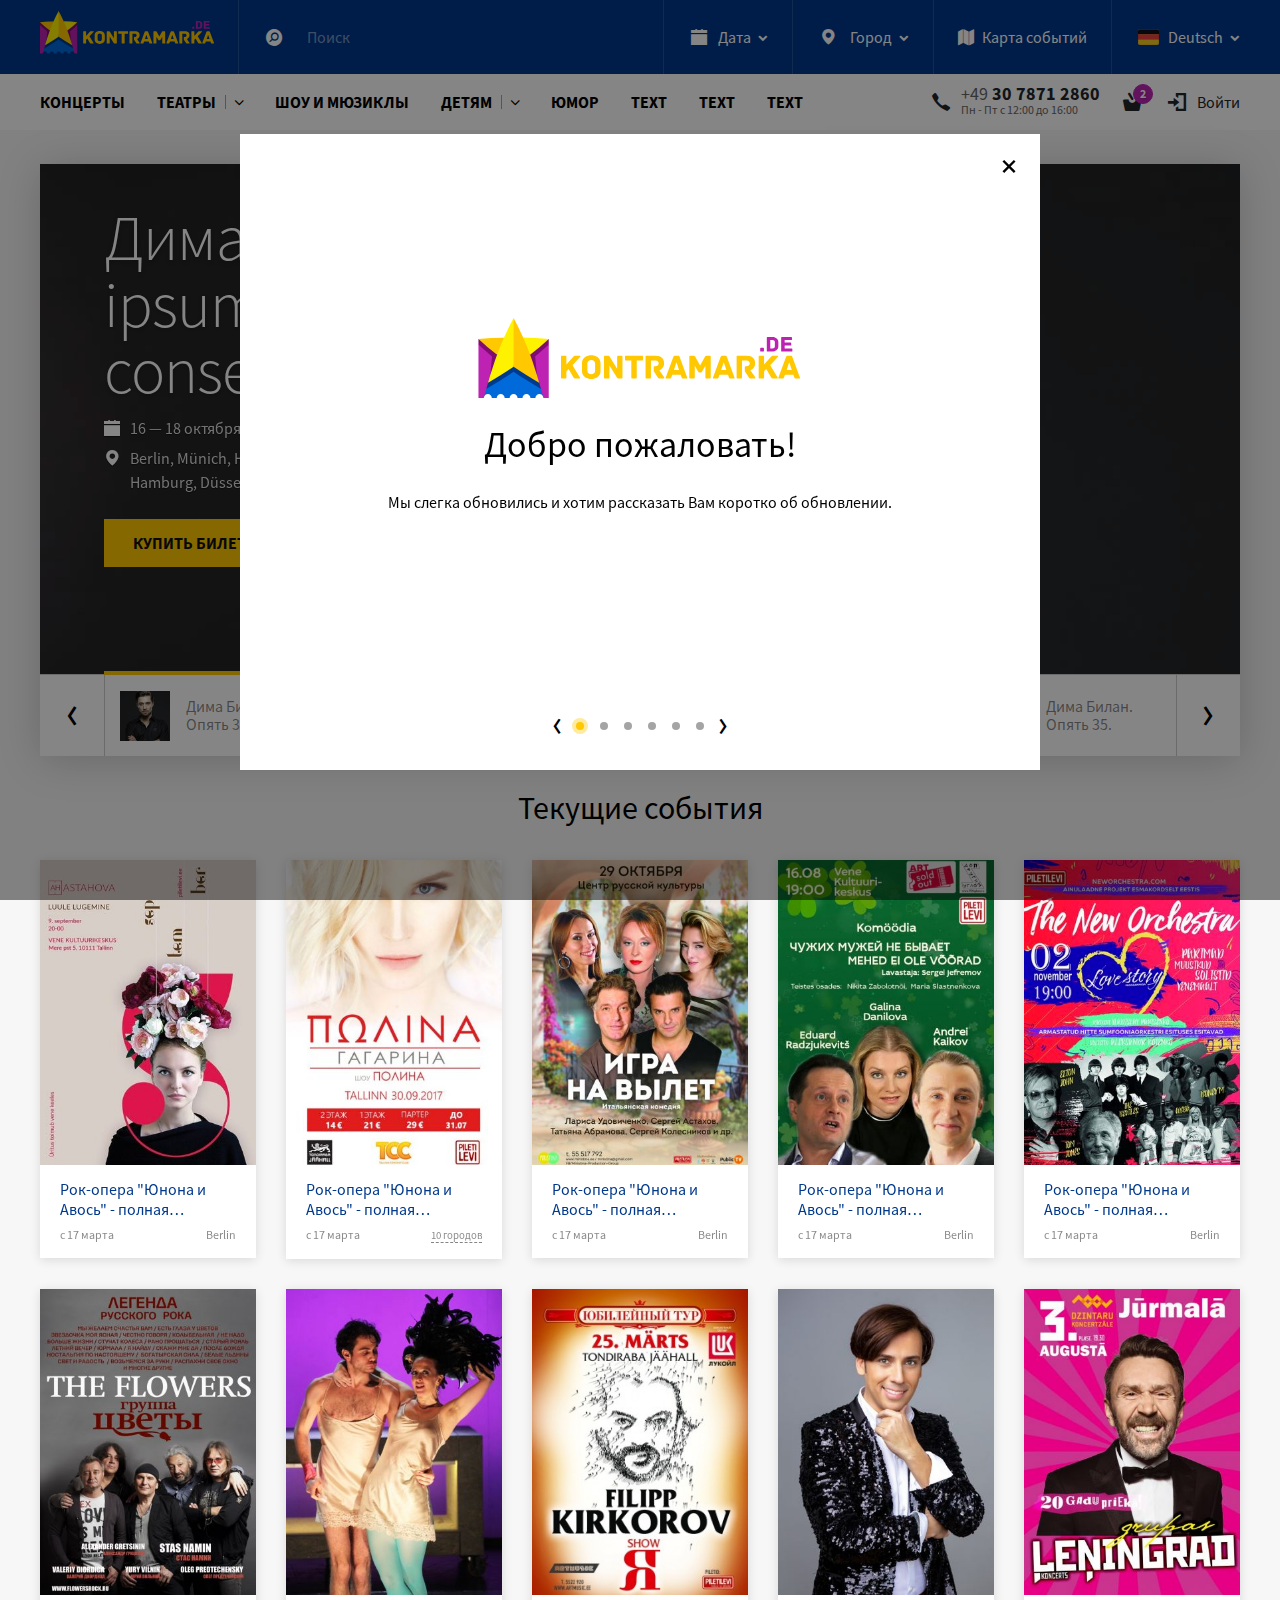
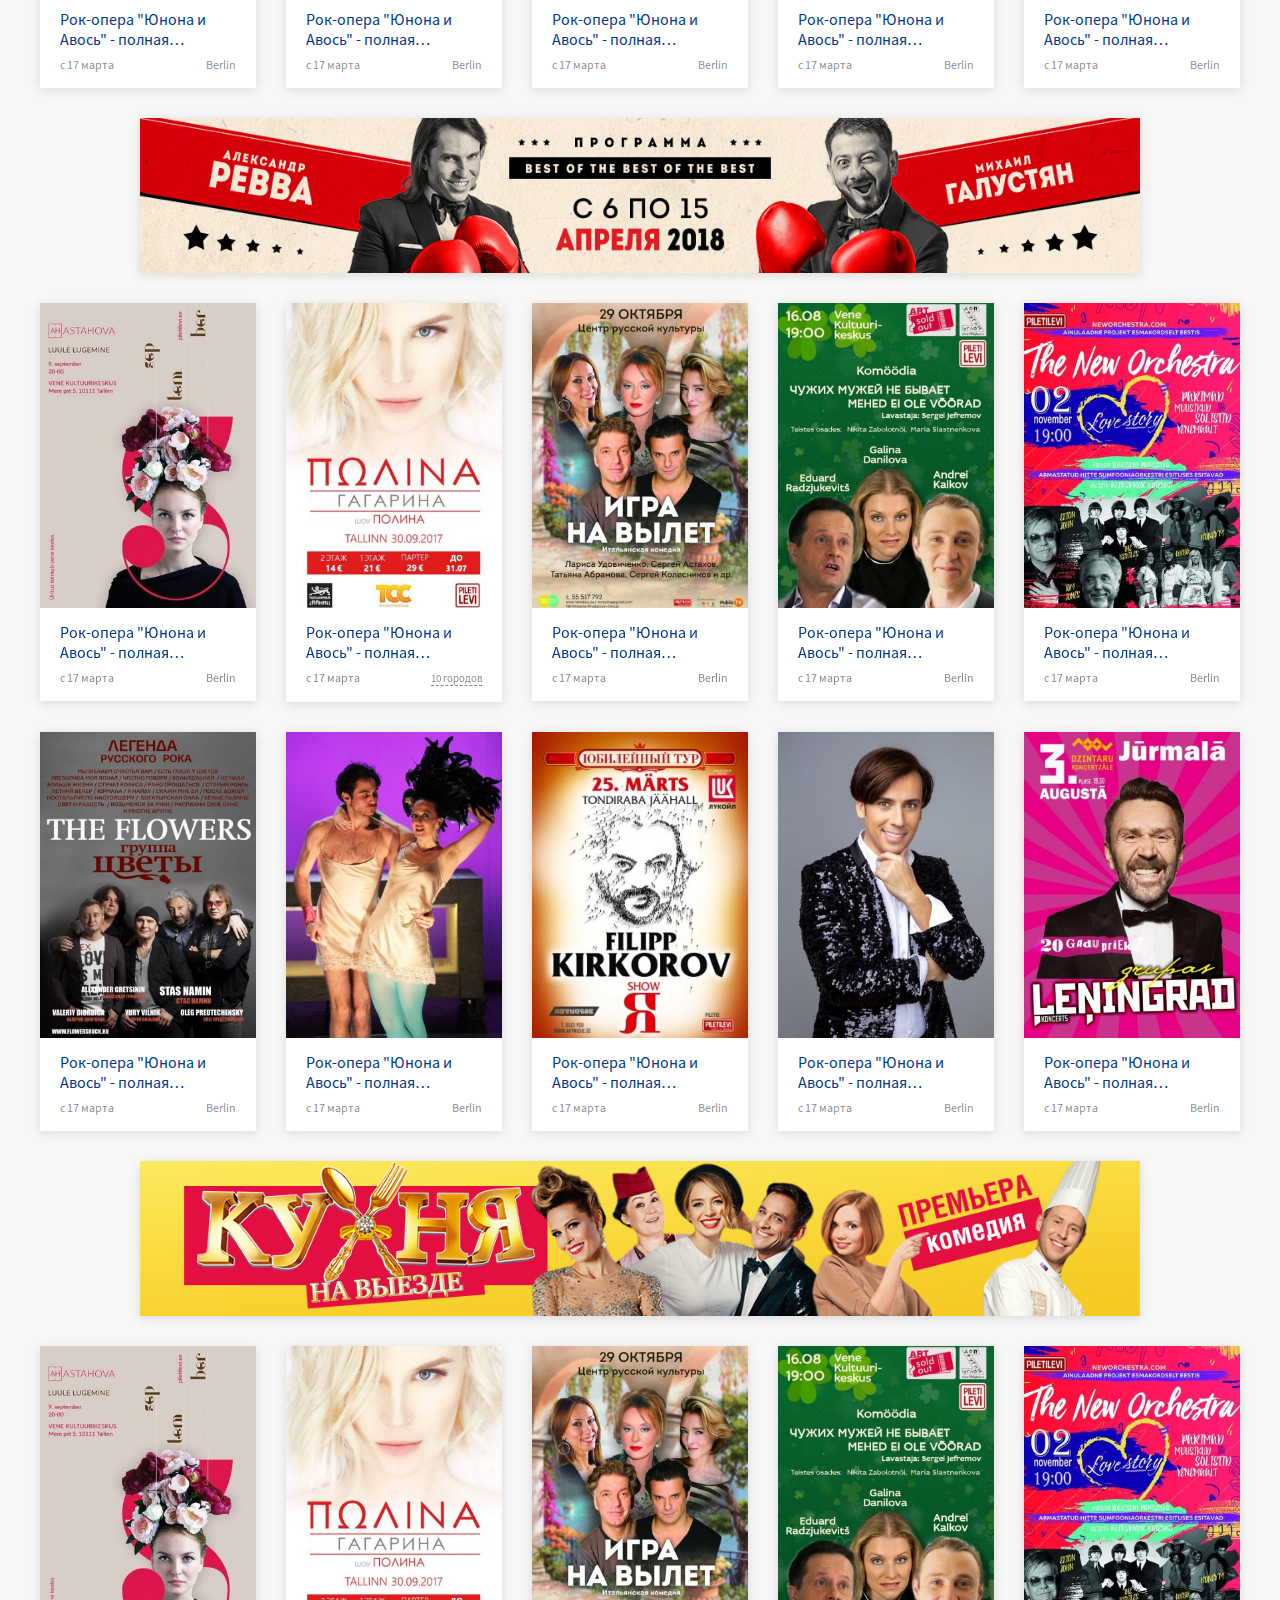
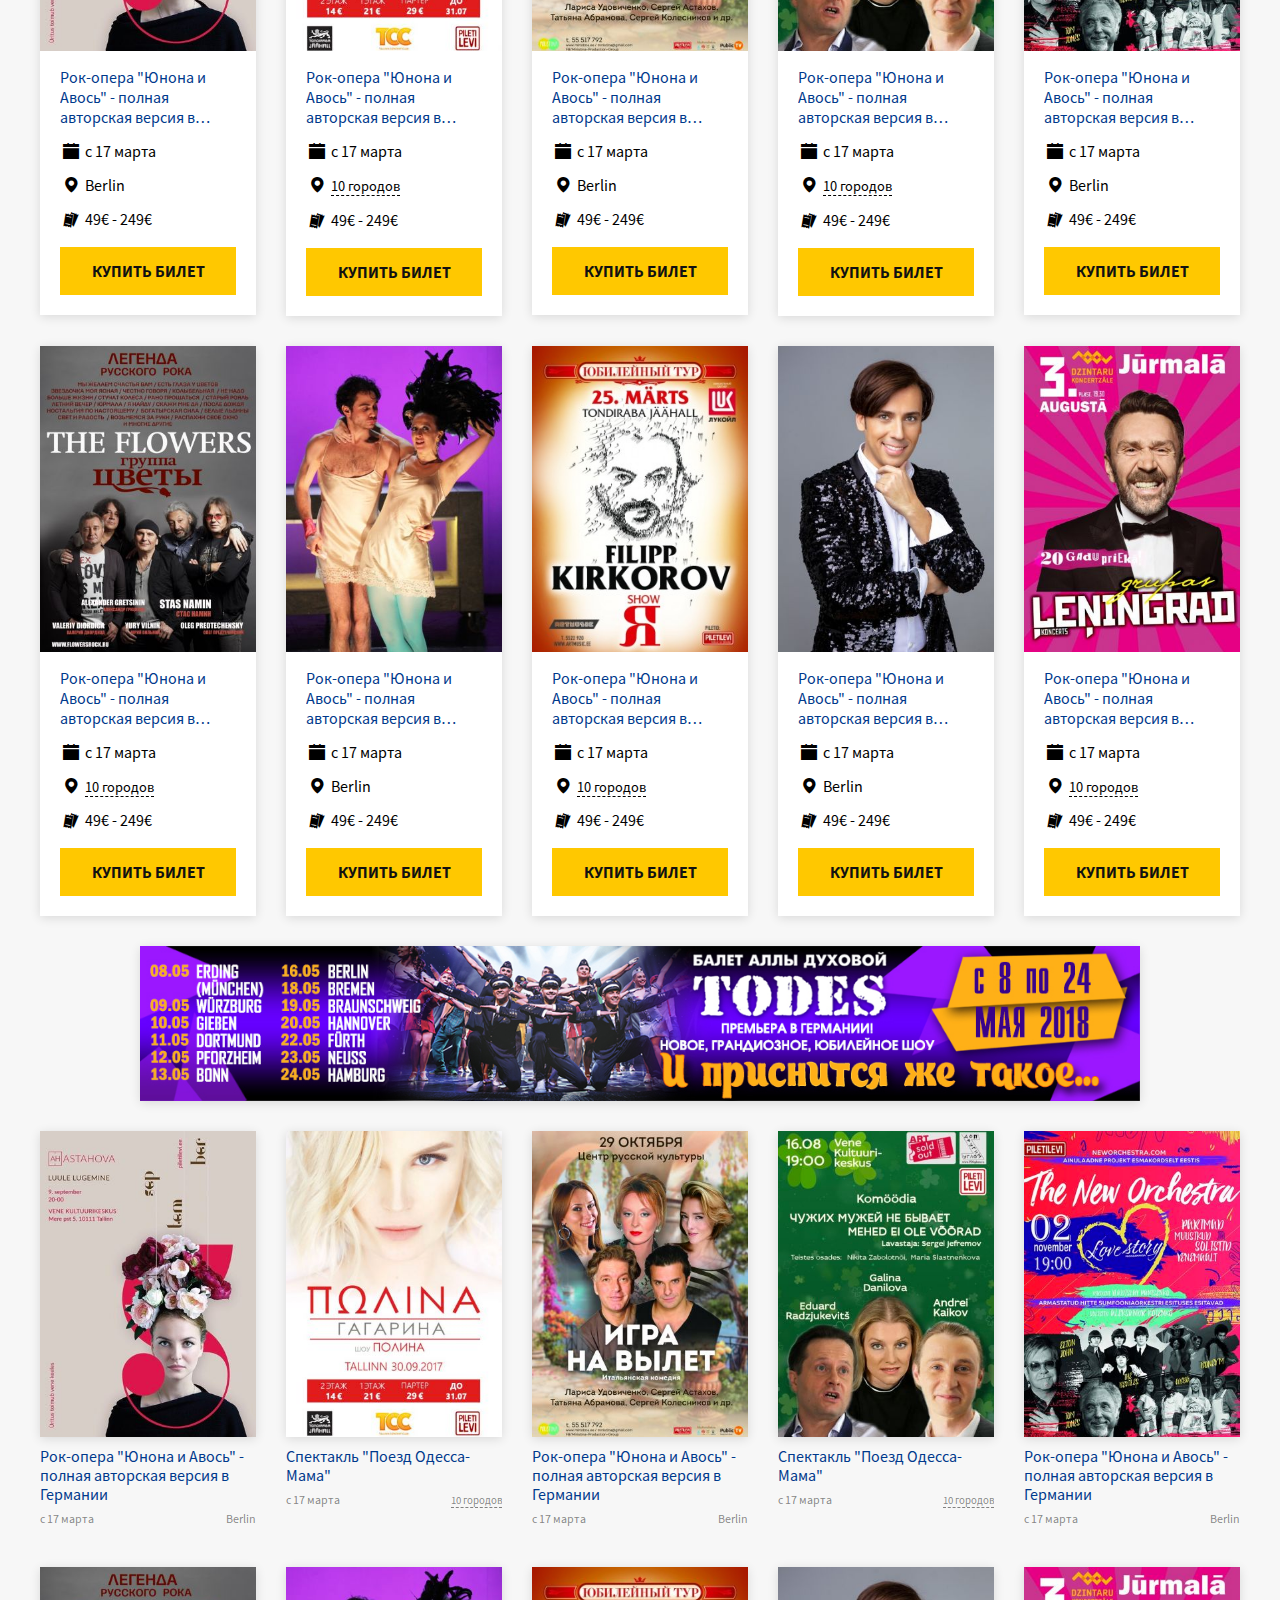
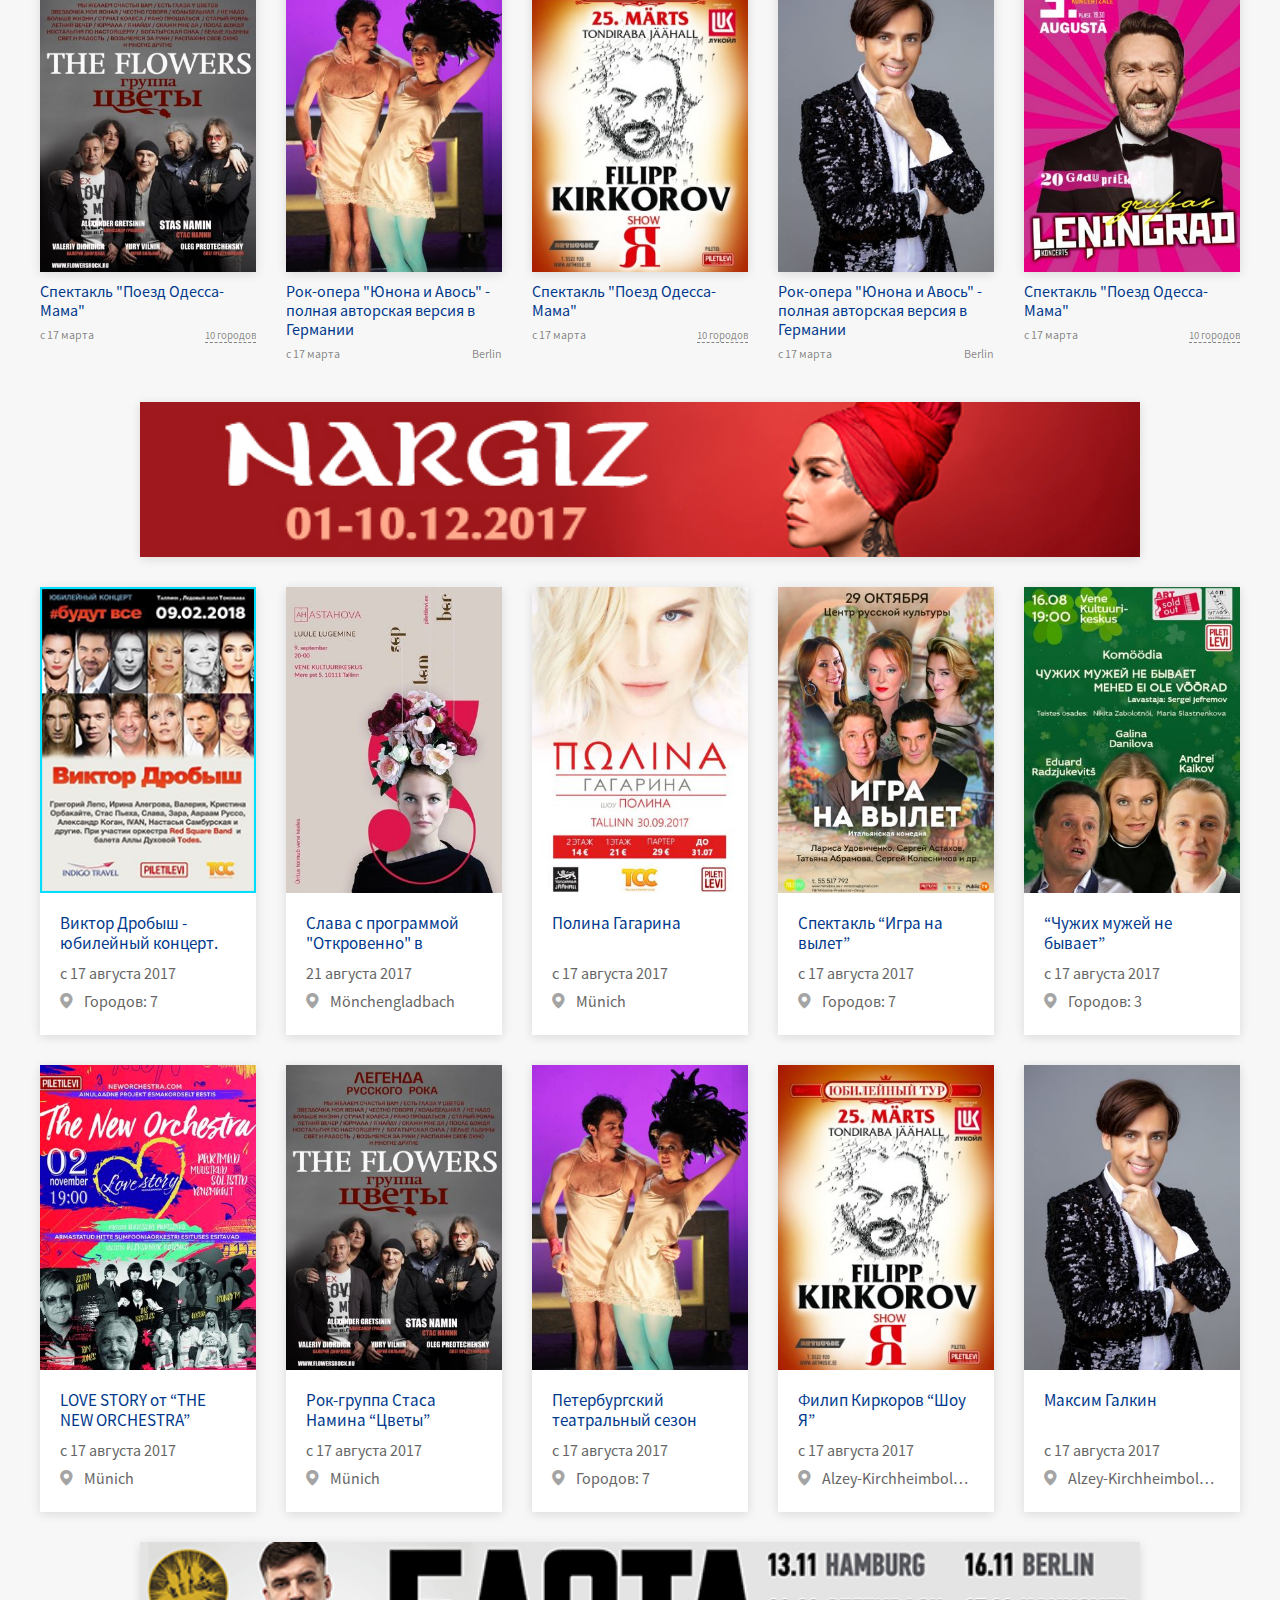
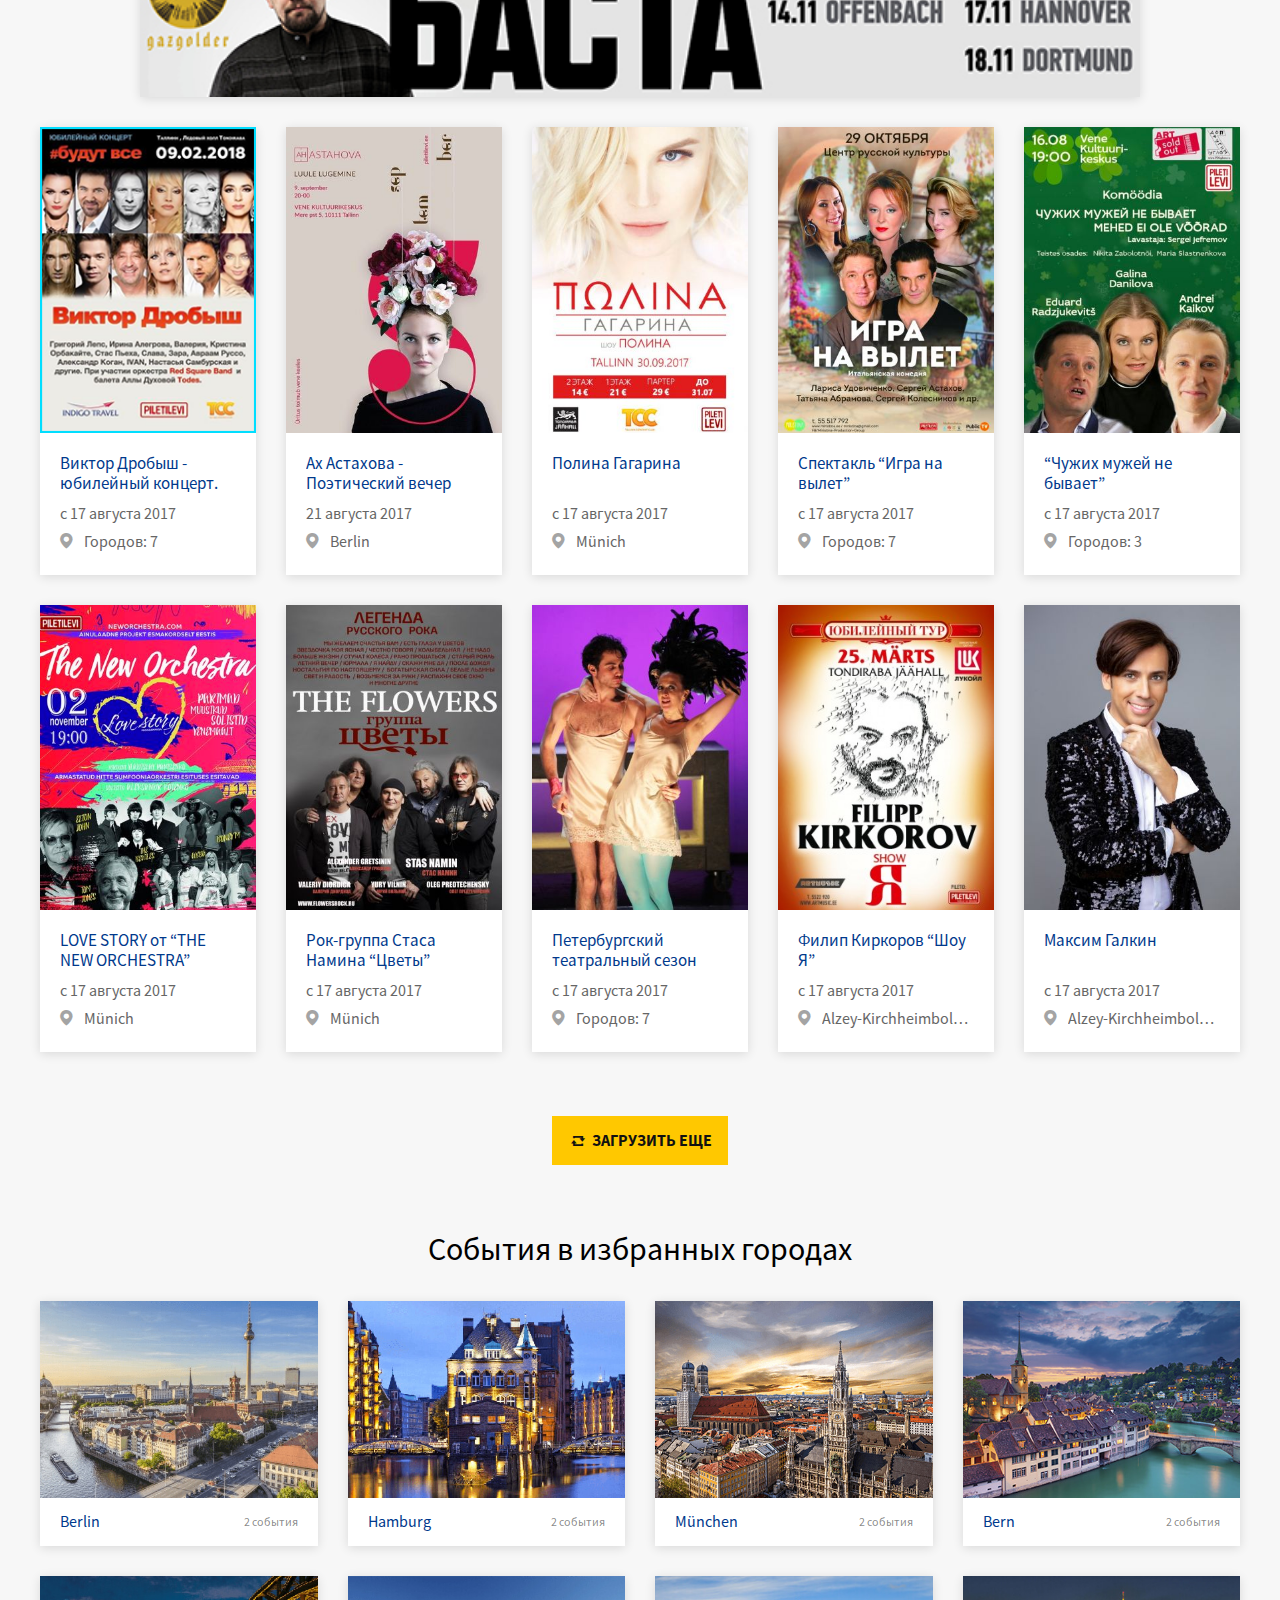
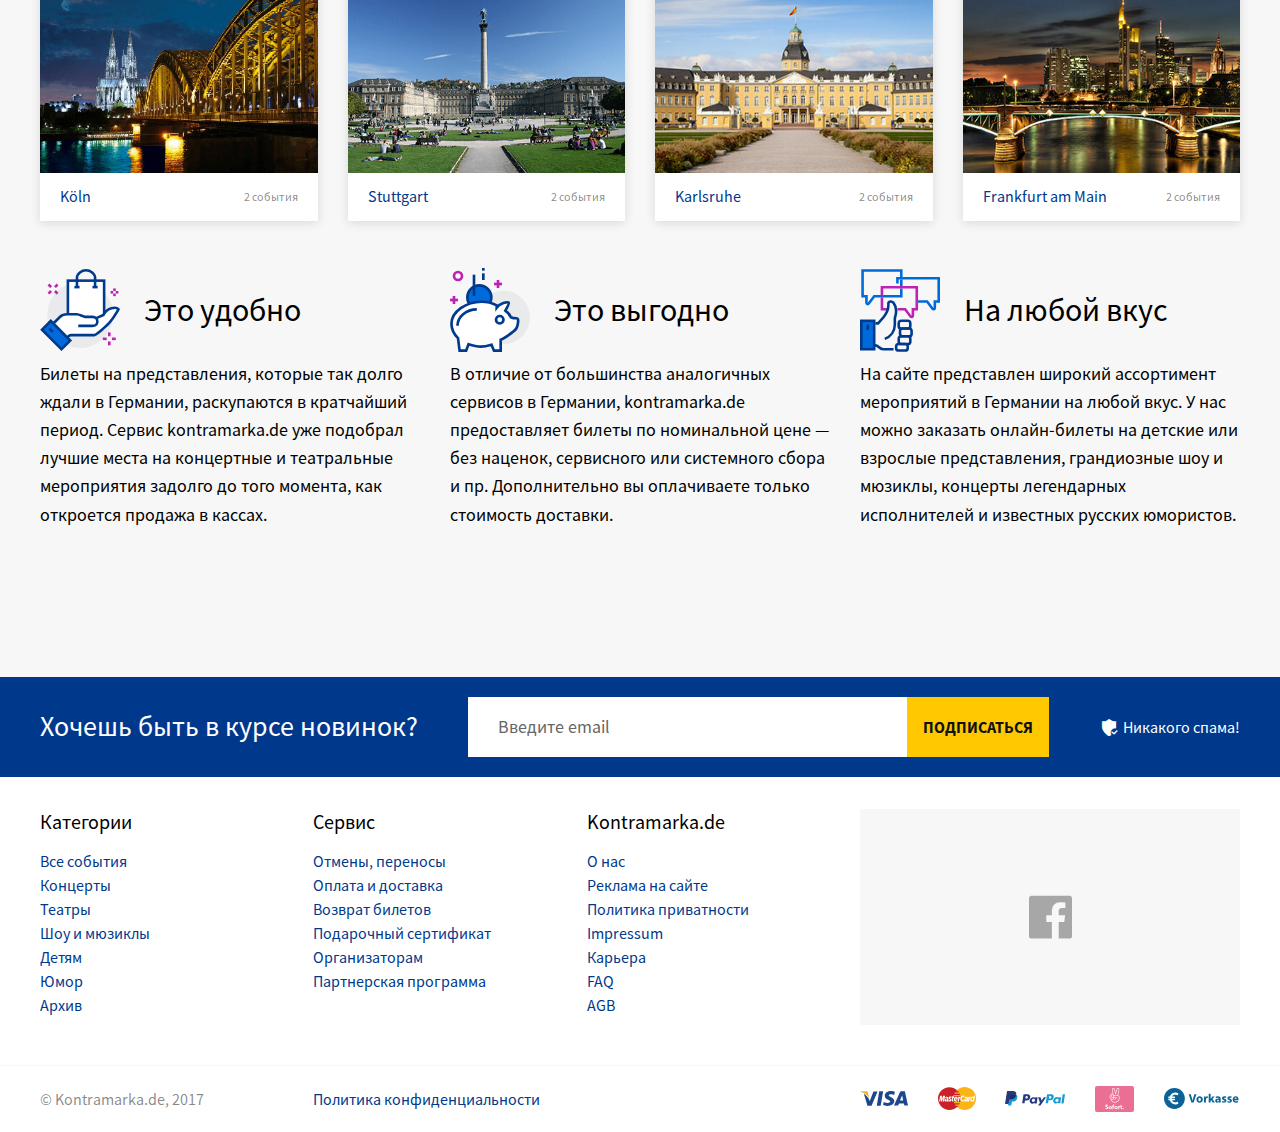
<file: index.html>
<!DOCTYPE html>
<html lang="ru">
<head>
	<meta charset="UTF-8">
	<meta name="viewport" content="width=device-width, initial-scale=1, shrink-to-fit=no">
	<title>Kontramarka</title>
	<link rel="stylesheet" href="/css/kontramarka-theme.css">

	<link rel="apple-touch-icon" sizes="180x180" href="/favicon/apple-touch-icon.png?v=xQzja549xG">
	<link rel="icon" type="image/png" sizes="32x32" href="/favicon/favicon-32x32.png?v=xQzja549xG">
	<link rel="icon" type="image/png" sizes="16x16" href="/favicon/favicon-16x16.png?v=xQzja549xG">
	<link rel="manifest" href="/favicon/site.webmanifest?v=xQzja549xG">
	<link rel="mask-icon" href="/favicon/safari-pinned-tab.svg?v=xQzja549xG" color="#00398c">
	<link rel="shortcut icon" href="/favicon/favicon.ico?v=xQzja549xG">
	<meta name="msapplication-TileColor" content="#00398c">
	<meta name="msapplication-config" content="/favicon/browserconfig.xml?v=xQzja549xG">
	<meta name="theme-color" content="#ffffff">
</head>
<body>

    <header>
        <section id="cookiesNote" class="bg-dark d-none">
            <div class="container">
                <div class="note">The US-based Amazon website has the information page about cookies located within the “<a href="#">Privacy Notice</a>” page, and for US laws, that’s good enough:<a class="close-note" title="Закрыть">&times;</a></div>
            </div>
        </section>
		<section id="topMenu" class="bg-secondary">
			<div class="container">
				<nav class="navbar">
					<a class="navbar-brand" href="/"></a>
					<div class="navbar-nav extensible" id="navbar">
						<ul class="extensible__items-list">
							<li class="extensible__item nav-item search">
								<a class="extensible__item-link extensible__item-toggler nav-link">
									<i class="icon-search"></i>
								</a>
								<div class="extensible__item--input">
									<form id="search">
										<input type="text" placeholder="Поиск">
										<button type="submit" hidden>Search</button>
									</form>
								</div>
								<div id="result-fast-search" class="search-dropdown dropdown-menu">
									<!-- <div class="search-dropdown-item">
										<div class="item-pic">
											<div class="a4 preloading">
												<a href="/tour/stas-mihaylov/" class="">
													<img src="/images/public/events/ex.png" width="48" alt="Стас Михайлов в Германии 2018">
												</a>
											</div>
										</div>
										<div class="item-main">
											<div class="item-title"><a href="#" class="link">Стас Михайлов в Германии 2018</a></div>
											<div>с 19 мая 2018</div>
											<div>10 городов: Berlin, Hamburg, Bremen, Düsseldorf... <a href="/tour/stas-mihaylov/" class="link">Все города</a></div>
										</div>
										<div class="item-extend">
											<a href="/tour/stas-mihaylov/" class="btn btn-primary">Купить билеты</a>
										</div>
									</div>
									<div class="search-dropdown-item">
									    <div class="item-pic">
											<div class="a4 preloading">
												<a href="/tour/stas-mihaylov-2016/" class="">
													<img src="/images/public/events/ex.png" width="48" alt="Стас Михайлов 2016">
												</a>
											</div>
									    </div>
									    <div class="item-main">
											<div class="item-title"><a href="#" class="link">Стас Михайлов 2016</a></div>
									        <div>с 9 октября 2016</div>
									        <div>12 городов: Düsseldorf, Koblenz, Gießen, Saarbrücken... <a href="/tour/stas-mihaylov-2016/">Все города</a>
									        </div>
									    </div>
										<div class="item-extend">
									        <a href="/tour/stas-mihaylov-2016/" class="btn btn-default">Перейти</a>
										</div>
									</div> -->
									<div class="search-dropdown-item search-dropdown-item--empty">
										Событий нет
									</div>
								</div>
							</li>
							<li class="extensible__item nav-item dropdown date">
								<a class="extensible__item-link extensible__item-toggler nav-link dropdown-toggle" id="topMenuDate" data-toggle="dropdown" aria-haspopup="true" aria-expanded="false">
									<i class="icon-calendar"></i><span class="d-none d-md-inline">Дата</span>
								</a>
								<div class="dropdown-menu fixed-width" aria-labelledby="topMenuDate">
									<div id="topMenuCalendar" class="calendar">
										<div class="title">
											<a class="prev" onclick="listMonth('2017-08', 'ru');" title="Предыдущий месяц"></a>
											<a class="month" href="/2017-september/">Cентябрь 2017</a>
											<a class="next" onclick="listMonth('2017-10', 'ru');" title="Следующий месяц"></a>
										</div>
										<div class="divider"></div>
										<div class="dates">
											<table cellpadding="0" cellspacing="0">
												<thead>
													<tr class="week">
														<th>Пн</th>
														<th>Вт</th>
														<th>Ср</th>
														<th>Чт</th>
														<th>Пт</th>
														<th>Сб</th>
														<th>Вс</th>
													</tr>
												</thead>
												<tbody>
													<tr>
														<td><span class="old">28</span></td>
														<td><span class="old">29</span></td>
														<td><span class="old">30</span></td>
														<td><span class="old">31</span></td>
														<td><span>1</span></td>
														<td><span>2</span></td>
														<td><span>3</span></td>
													</tr>
													<tr>
														<td><span>4</span></td>
														<td><span>5</span></td>
														<td><span>6</span></td>
														<td><span>7</span></td>
														<td><span>8</span></td>
														<td><span>9</span></td>
														<td><span>10</span></td>
													</tr>
													<tr>
														<td><span>11</span></td>
														<td><span>12</span></td>
														<td><span>13</span></td>
														<td><span>14</span></td>
														<td><span>15</span></td>
														<td><span>16</span></td>
														<td><span>17</span></td>
													</tr>
													<tr>
														<td><span>18</span></td>
														<td><span>19</span></td>
														<td><span>20</span></td>
														<td><span class="today">21</span></td>
														<td><a href="/date/viewday/2017-09-22/">22</a></td>
														<td><span>23</span></td>
														<td><span>24</span></td>
													</tr>
													<tr>
														<td><span>25</span></td>
														<td><a href="/date/viewday/2017-09-26/">26</a></td>
														<td><a href="/date/viewday/2017-09-27/">27</a></td>
														<td><a href="/date/viewday/2017-09-28/">28</a></td>
														<td><a href="/date/viewday/2017-09-29/">29</a></td>
														<td><a href="/date/viewday/2017-09-30/">30</a></td>
														<td><span class="new">1</span></td>
													</tr>
													<tr>
														<td><span class="new">2</span></td>
														<td><span class="new">3</span></td>
														<td><span class="new">4</span></td>
														<td><span class="new">5</span></td>
														<td><span class="new">6</span></td>
														<td><span class="new">7</span></td>
														<td><span class="new">8</span></td>
													</tr>
												</tbody>
											</table>
										</div>
									</div>
								</div>
							</li>
							<li class="extensible__item nav-item dropdown city">
								<a class="extensible__item-link extensible__item-toggler nav-link dropdown-toggle" id="topMenuCity" data-toggle="dropdown" aria-haspopup="true" aria-expanded="false">
									<i class="icon-map-marker"></i>
									<span class="d-none d-md-inline">Город</span>
								</a>
								<div class="dropdown-menu fixed-width autocomplete" aria-labelledby="topMenuCity">
									<div class="list-search">
										<i class="icon-search"></i>
										<input type="text" data-autocomplete="cities" placeholder="Искать город">
									</div>
									<ul class="autocomplete-results">
										<li class="active"><a href="/city/view/aachen/">Aachen</a></li>
										<li><a href="/city/view/altenkirchen/">Altenkirchen</a></li>
										<li><a href="/city/view/altoetting/">Altötting</a></li>
										<li><a href="/city/view/alzey-kirchheimbolanden/">Alzey-Kirchheimbolanden</a></li>
										<li><a href="/city/view/amberg/">Amberg</a></li>
										<li><a href="/city/view/ansbach/">Ansbach</a></li>
										<li><a href="/city/view/aschaffenburg/">Aschaffenburg</a></li>
										<li><a href="/city/view/bad-godesberg/">Bad Godesberg (Bonn)</a></li>
										<li><a href="/city/view/bamberg/">Bamberg</a></li>
										<li><a href="/city/view/bayreuth/">Bayreuth</a></li>
										<li><a href="/city/view/berlin/">Berlin</a></li>
										<li><a href="/city/view/bielefeld/">Bielefeld</a></li>
										<li><a href="/city/view/boeblingen/">Böblingen</a></li>
										<li><a href="/city/view/bonn/">Bonn</a></li>
										<li><a href="/city/view/bremen/">Bremen</a></li>
										<li><a href="/city/view/buende/">Bünde</a></li>
										<li><a href="/city/view/cloppenburg/">Cloppenburg</a></li>
										<li><a href="/city/view/coburg/">Coburg</a></li>
										<li><a href="/city/view/coesfeld/">Coesfeld</a></li>
										<li><a href="/city/view/darmstadt/">Darmstadt</a></li>
										<li><a href="/city/view/deggendorf/">Deggendorf</a></li>
										<li><a href="/city/view/delbrueck/">Delbrück</a></li>
										<li><a href="/city/view/detmold/">Detmold</a></li>
										<li><a href="/city/view/dillingen-saar/">Dillingen Saar</a></li>
										<li><a href="/city/view/dortmund/">Dortmund</a></li>
										<li><a href="/city/view/duisburg/">Duisburg</a></li>
										<li><a href="/city/view/dueren/">Düren</a></li>
										<li><a href="/city/view/duesseldorf/">Düsseldorf</a></li>
										<li><a href="/city/view/erlangen/">Erlangen</a></li>
										<li><a href="/city/view/essen/">Essen</a></li>
										<li><a href="/city/view/frankfurt-am-main/">Frankfurt am Main</a></li>
										<li><a href="/city/view/freiburg/">Freiburg</a></li>
										<li><a href="/city/view/friedrichshafen/">Friedrichshafen</a></li>
										<li><a href="/city/view/fulda/">Fulda</a></li>
										<li><a href="/city/view/fuerth/">Fürth</a></li>
										<li><a href="/city/view/giessen/">Gießen</a></li>
										<li><a href="/city/view/goettingen/">Göttingen</a></li>
										<li><a href="/city/view/gummersbach/">Gummersbach</a></li>
										<li><a href="/city/view/guetersloh/">Gütersloh</a></li>
										<li><a href="/city/view/gamburg/">Hamburg</a></li>
										<li><a href="/city/view/hamm/">Hamm</a></li>
										<li><a href="/city/view/hanau/">Hanau</a></li>
										<li><a href="/city/view/hannover/">Hannover</a></li>
										<li><a href="/city/view/heidenheim/">Heidenheim</a></li>
										<li><a href="/city/view/heilbronn/">Heilbronn</a></li>
										<li><a href="/city/view/herford/">Herford</a></li>
										<li><a href="/city/view/hilden/">Hilden</a></li>
										<li><a href="/city/view/idar-oberstein/">Idar-Oberstein</a></li>
										<li><a href="/city/view/ingolstadt/">Ingolstadt</a></li>
										<li><a href="/city/view/karlsruhe/">Karlsruhe</a></li>
										<li><a href="/city/view/kleve/">Kleve</a></li>
										<li><a href="/city/view/koeln/">Köln</a></li>
										<li><a href="/city/view/krefeld/">Krefeld</a></li>
										<li><a href="/city/view/lahnstein/">Lahnstein</a></li>
										<li><a href="/city/view/leinfelden-echterdingen/">Leinfelden-Echterdingen</a></li>
										<li><a href="/city/view/leipzig/">Leipzig</a></li>
										<li><a href="/city/view/lemgo/">Lemgo</a></li>
										<li><a href="/city/view/limburg/">Limburg</a></li>
										<li><a href="/city/view/lingen/">Lingen</a></li>
										<li><a href="/city/view/luebbecke/">Lübbecke</a></li>
										<li><a href="/city/view/ludwigshafen-am-rhein/">Ludwigshafen am Rhein</a></li>
										<li><a href="/city/view/memmingen/">Memmingen</a></li>
										<li><a href="/city/view/moenchengladbach/">Mönchengladbach</a></li>
										<li><a href="/city/view/muehlheim/">Mülheim an der Ruhr</a></li>
										<li><a href="/city/view/muenchen/">München</a></li>
										<li><a href="/city/view/muenster/">Münster</a></li>
										<li><a href="/city/view/neu-ulm/">Neu Ulm</a></li>
										<li><a href="/city/view/neuss/">Neuss</a></li>
										<li><a href="/city/view/neuwied-koblenz/">Neuwied (Koblenz)</a></li>
										<li><a href="/city/view/nienburg/">Nienburg</a></li>
										<li><a href="/city/view/neurnberg/">Nürnberg</a></li>
										<li><a href="/city/view/offenbach/">Offenbach</a></li>
										<li><a href="/city/view/oldenburg/">Oldenburg</a></li>
										<li><a href="/city/view/osnabrueck/">Osnabrück</a></li>
										<li><a href="/city/view/paderborn/">Paderborn</a></li>
										<li><a href="/city/view/pforzheim/">Pforzheim</a></li>
										<li><a href="/city/view/pocking/">Pocking</a></li>
										<li><a href="/city/view/praha/">Praha</a></li>
										<li><a href="/city/view/rastatt/">Rastatt</a></li>
										<li><a href="/city/view/ratingen/">Ratingen</a></li>
										<li><a href="/city/view/regensburg/">Regensburg</a></li>
										<li><a href="/city/view/rheinbach/">Rheinbach (Bonn)</a></li>
										<li><a href="/city/view/rheine/">Rheine</a></li>
										<li><a href="/city/view/saarbruecken/">Saarbrücken</a></li>
										<li><a href="/city/view/siegen/">Siegen</a></li>
										<li><a href="/city/view/sigmaringen/">Sigmaringen</a></li>
										<li><a href="/city/view/singen/">Singen</a></li>
										<li><a href="/city/view/stuttgart/">Stuttgart</a></li>
										<li><a href="/city/view/trier/">Trier</a></li>
										<li><a href="/city/view/trossingen/">Trossingen</a></li>
										<li><a href="/city/view/ulm/">Ulm</a></li>
										<li><a href="/city/view/vechta/">Vechta</a></li>
										<li><a href="/city/view/veitshoechheim-wuerzburg/">Veitshöchheim (Würzburg)</a></li>
										<li><a href="/city/view/villingen-schwenningen/">Villingen-Schwenningen</a></li>
										<li><a href="/city/view/wattenscheid-bochum/">Wattenscheid (Bochum)</a></li>
										<li><a href="/city/view/werl/">Werl</a></li>
										<li><a href="/city/view/wolfsburg/">Wolfsburg</a></li>
										<li><a href="/city/view/wuerzburg/">Würzburg</a></li>
										<li><a href="/city/view/zweibruecken/">Zweibrücken</a></li>
									</ul>
								</div>
							</li>
							<li class="extensible__item nav-item d-none d-md-block" data-d-none="true">
								<a href="#" class="extensible__item-link nav-link"><i class="fa fa-map"></i><span>Карта<span class="d-none d-lg-inline"> событий</span></span></a>
							</li>
							<li class="extensible__item nav-item dropdown lang-select">
								<a href="#" class="lang curr-lang nav-link extensible__item-link extensible__item-toggler dropdown-toggle" id="topMenuLangSelect" data-toggle="dropdown" aria-haspopup="true" aria-expanded="false">
									<span class="flag de"></span><span class="d-none d-xl-inline">Deutsch</span>
								</a>
								<ul class="dropdown-menu dropdown-menu-right" aria-labelledby="topMenuLangSelect">
									<li class="dropdown-item active">
										<a href="#" class="lang" data-lang-val="de">
											<span class="flag de"></span><span>Deutsch</span>
										</a>
									</li>
									<li class="dropdown-item">
										<a href="#" class="lang" data-lang-val="ru">
											<span class="flag ru"></span><span>Русский</span>
										</a>
									</li>
								</ul>
							</li>
							<li class="close">&times;</li>
						</ul>
					</div>
					<a class="navbar-close-nav d-none">&times;</a>
				</nav>
			</div>
		</section>
        <section id="mainMenu">
			<div class="container">
				<div class="main-menu">
					<a href="/" class="menu-item logo optional out"></a>
					<!-- first toggler -->
					<a class="menu-toggler collapsed d-lg-none mr-auto" data-toggle="collapse" href="#mainMenuCategories" aria-expanded="false" aria-controls="mainMenuCategories"><span class="d-none d-sm-inline">Меню</span></a>

					<!-- than other elements in menu heading (that are on the right) -->
					<!-- first of this will have margin left 40px -->
					<!-- <div class="menu-item dropdown reference skins">
						<a href="#" id="skinConfig" data-toggle="dropdown"><i class="fa fa-cogs"></i><span class="d-none d-md-inline">Skins</span></a>
						<div class="dropdown-menu dropdown-menu-right" aria-labelledby="skinConfig">
							<li class="dropdown-item active"><a href="#" class="dropdown-item active">Default</a></li>
							<li class="dropdown-item"><a href="#" class="dropdown-item">Kontramarka</a></li>
						</div>
					</div> -->

					<div class="menu-item optional out dropdown reference date">
						<a id="mainMenuDate" data-toggle="dropdown" data-flip="false">
							<i class="icon-calendar"></i><span class="d-none d-xl-inline">Дата</span>
						</a>
						<div class="dropdown-menu fixed-width" aria-labelledby="mainMenuDate">
							<div id="mainMenuCalendar" class="calendar">
								<div class="title dd-menu-header">
									<a class="prev" onclick="listMonth('2017-08', 'ru');" title="Предыдущий месяц"></a>
									<a class="month" href="/2017-september/">Cентябрь 2017</a>
									<a class="next" onclick="listMonth('2017-10', 'ru');" title="Следующий месяц"></a>
								</div>
								<div class="divider"></div>
								<div class="dates dd-menu-body">
									<table cellpadding="0" cellspacing="0">
										<thead>
											<tr class="week">
												<th>Пн</th>
												<th>Вт</th>
												<th>Ср</th>
												<th>Чт</th>
												<th>Пт</th>
												<th>Сб</th>
												<th>Вс</th>
											</tr>
										</thead>
										<tbody>
											<tr>
												<td><span class="old">28</span></td>
												<td><span class="old">29</span></td>
												<td><span class="old">30</span></td>
												<td><span class="old">31</span></td>
												<td><span>1</span></td>
												<td><span>2</span></td>
												<td><span>3</span></td>
											</tr>
											<tr>
												<td><span>4</span></td>
												<td><span>5</span></td>
												<td><span>6</span></td>
												<td><span>7</span></td>
												<td><span>8</span></td>
												<td><span>9</span></td>
												<td><span>10</span></td>
											</tr>
											<tr>
												<td><span>11</span></td>
												<td><span>12</span></td>
												<td><span>13</span></td>
												<td><span>14</span></td>
												<td><span>15</span></td>
												<td><span>16</span></td>
												<td><span>17</span></td>
											</tr>
											<tr>
												<td><span>18</span></td>
												<td><span>19</span></td>
												<td><span>20</span></td>
												<td><span class="today">21</span></td>
												<td><a href="/date/viewday/2017-09-22/">22</a></td>
												<td><span>23</span></td>
												<td><span>24</span></td>
											</tr>
											<tr>
												<td><span>25</span></td>
												<td><a href="/date/viewday/2017-09-26/">26</a></td>
												<td><a href="/date/viewday/2017-09-27/">27</a></td>
												<td><a href="/date/viewday/2017-09-28/">28</a></td>
												<td><a href="/date/viewday/2017-09-29/">29</a></td>
												<td><a href="/date/viewday/2017-09-30/">30</a></td>
												<td><span class="new">1</span></td>
											</tr>
											<tr>
												<td><span class="new">2</span></td>
												<td><span class="new">3</span></td>
												<td><span class="new">4</span></td>
												<td><span class="new">5</span></td>
												<td><span class="new">6</span></td>
												<td><span class="new">7</span></td>
												<td><span class="new">8</span></td>
											</tr>
										</tbody>
									</table>
								</div>
							</div>
						</div>
					</div>
					<div class="menu-item optional out dropdown reference city">
						<a id="mainMenuCity" data-toggle="dropdown" data-flip="false">
							<i class="icon-map-marker"></i>
							<span class="d-none d-xl-inline">Город</span>
						</a>
						<div class="dropdown-menu fixed-width autocomplete" aria-labelledby="mainMenuCity">
							<div class="dd-menu-header list-search">
								<i class="icon-search"></i>
								<input type="text" data-autocomplete="cities" placeholder="Искать город">
							</div>
							<ul class="dd-menu-body autocomplete-results">
								<li class="active"><a href="/city/view/aachen/">Aachen</a></li>
								<li><a href="/city/view/altenkirchen/">Altenkirchen</a></li>
								<li><a href="/city/view/altoetting/">Altötting</a></li>
								<li><a href="/city/view/alzey-kirchheimbolanden/">Alzey-Kirchheimbolanden</a></li>
								<li><a href="/city/view/amberg/">Amberg</a></li>
								<li><a href="/city/view/ansbach/">Ansbach</a></li>
								<li><a href="/city/view/aschaffenburg/">Aschaffenburg</a></li>
								<li><a href="/city/view/bad-godesberg/">Bad Godesberg (Bonn)</a></li>
								<li><a href="/city/view/bamberg/">Bamberg</a></li>
								<li><a href="/city/view/bayreuth/">Bayreuth</a></li>
								<li><a href="/city/view/berlin/">Berlin</a></li>
								<li><a href="/city/view/bielefeld/">Bielefeld</a></li>
								<li><a href="/city/view/boeblingen/">Böblingen</a></li>
								<li><a href="/city/view/bonn/">Bonn</a></li>
								<li><a href="/city/view/bremen/">Bremen</a></li>
								<li><a href="/city/view/buende/">Bünde</a></li>
								<li><a href="/city/view/cloppenburg/">Cloppenburg</a></li>
								<li><a href="/city/view/coburg/">Coburg</a></li>
								<li><a href="/city/view/coesfeld/">Coesfeld</a></li>
								<li><a href="/city/view/darmstadt/">Darmstadt</a></li>
								<li><a href="/city/view/deggendorf/">Deggendorf</a></li>
								<li><a href="/city/view/delbrueck/">Delbrück</a></li>
								<li><a href="/city/view/detmold/">Detmold</a></li>
								<li><a href="/city/view/dillingen-saar/">Dillingen Saar</a></li>
								<li><a href="/city/view/dortmund/">Dortmund</a></li>
								<li><a href="/city/view/duisburg/">Duisburg</a></li>
								<li><a href="/city/view/dueren/">Düren</a></li>
								<li><a href="/city/view/duesseldorf/">Düsseldorf</a></li>
								<li><a href="/city/view/erlangen/">Erlangen</a></li>
								<li><a href="/city/view/essen/">Essen</a></li>
								<li><a href="/city/view/frankfurt-am-main/">Frankfurt am Main</a></li>
								<li><a href="/city/view/freiburg/">Freiburg</a></li>
								<li><a href="/city/view/friedrichshafen/">Friedrichshafen</a></li>
								<li><a href="/city/view/fulda/">Fulda</a></li>
								<li><a href="/city/view/fuerth/">Fürth</a></li>
								<li><a href="/city/view/giessen/">Gießen</a></li>
								<li><a href="/city/view/goettingen/">Göttingen</a></li>
								<li><a href="/city/view/gummersbach/">Gummersbach</a></li>
								<li><a href="/city/view/guetersloh/">Gütersloh</a></li>
								<li><a href="/city/view/gamburg/">Hamburg</a></li>
								<li><a href="/city/view/hamm/">Hamm</a></li>
								<li><a href="/city/view/hanau/">Hanau</a></li>
								<li><a href="/city/view/hannover/">Hannover</a></li>
								<li><a href="/city/view/heidenheim/">Heidenheim</a></li>
								<li><a href="/city/view/heilbronn/">Heilbronn</a></li>
								<li><a href="/city/view/herford/">Herford</a></li>
								<li><a href="/city/view/hilden/">Hilden</a></li>
								<li><a href="/city/view/idar-oberstein/">Idar-Oberstein</a></li>
								<li><a href="/city/view/ingolstadt/">Ingolstadt</a></li>
								<li><a href="/city/view/karlsruhe/">Karlsruhe</a></li>
								<li><a href="/city/view/kleve/">Kleve</a></li>
								<li><a href="/city/view/koeln/">Köln</a></li>
								<li><a href="/city/view/krefeld/">Krefeld</a></li>
								<li><a href="/city/view/lahnstein/">Lahnstein</a></li>
								<li><a href="/city/view/leinfelden-echterdingen/">Leinfelden-Echterdingen</a></li>
								<li><a href="/city/view/leipzig/">Leipzig</a></li>
								<li><a href="/city/view/lemgo/">Lemgo</a></li>
								<li><a href="/city/view/limburg/">Limburg</a></li>
								<li><a href="/city/view/lingen/">Lingen</a></li>
								<li><a href="/city/view/luebbecke/">Lübbecke</a></li>
								<li><a href="/city/view/ludwigshafen-am-rhein/">Ludwigshafen am Rhein</a></li>
								<li><a href="/city/view/memmingen/">Memmingen</a></li>
								<li><a href="/city/view/moenchengladbach/">Mönchengladbach</a></li>
								<li><a href="/city/view/muehlheim/">Mülheim an der Ruhr</a></li>
								<li><a href="/city/view/muenchen/">München</a></li>
								<li><a href="/city/view/muenster/">Münster</a></li>
								<li><a href="/city/view/neu-ulm/">Neu Ulm</a></li>
								<li><a href="/city/view/neuss/">Neuss</a></li>
								<li><a href="/city/view/neuwied-koblenz/">Neuwied (Koblenz)</a></li>
								<li><a href="/city/view/nienburg/">Nienburg</a></li>
								<li><a href="/city/view/neurnberg/">Nürnberg</a></li>
								<li><a href="/city/view/offenbach/">Offenbach</a></li>
								<li><a href="/city/view/oldenburg/">Oldenburg</a></li>
								<li><a href="/city/view/osnabrueck/">Osnabrück</a></li>
								<li><a href="/city/view/paderborn/">Paderborn</a></li>
								<li><a href="/city/view/pforzheim/">Pforzheim</a></li>
								<li><a href="/city/view/pocking/">Pocking</a></li>
								<li><a href="/city/view/praha/">Praha</a></li>
								<li><a href="/city/view/rastatt/">Rastatt</a></li>
								<li><a href="/city/view/ratingen/">Ratingen</a></li>
								<li><a href="/city/view/regensburg/">Regensburg</a></li>
								<li><a href="/city/view/rheinbach/">Rheinbach (Bonn)</a></li>
								<li><a href="/city/view/rheine/">Rheine</a></li>
								<li><a href="/city/view/saarbruecken/">Saarbrücken</a></li>
								<li><a href="/city/view/siegen/">Siegen</a></li>
								<li><a href="/city/view/sigmaringen/">Sigmaringen</a></li>
								<li><a href="/city/view/singen/">Singen</a></li>
								<li><a href="/city/view/stuttgart/">Stuttgart</a></li>
								<li><a href="/city/view/trier/">Trier</a></li>
								<li><a href="/city/view/trossingen/">Trossingen</a></li>
								<li><a href="/city/view/ulm/">Ulm</a></li>
								<li><a href="/city/view/vechta/">Vechta</a></li>
								<li><a href="/city/view/veitshoechheim-wuerzburg/">Veitshöchheim (Würzburg)</a></li>
								<li><a href="/city/view/villingen-schwenningen/">Villingen-Schwenningen</a></li>
								<li><a href="/city/view/wattenscheid-bochum/">Wattenscheid (Bochum)</a></li>
								<li><a href="/city/view/werl/">Werl</a></li>
								<li><a href="/city/view/wolfsburg/">Wolfsburg</a></li>
								<li><a href="/city/view/wuerzburg/">Würzburg</a></li>
								<li><a href="/city/view/zweibruecken/">Zweibrücken</a></li>
							</ul>
						</div>
					</div>
					<a href="tel:+493078712860" class="phone menu-item">
						<i class="icon-phone"></i>
						<div class="d-none d-lg-inline-block">
							<span class="number"><span class="code text-muted">+49</span> 30 7871 2860</span>
							<div class="time text-muted">Пн - Пт с 12:00 до 16:00</div>
						</div>
					</a>
					<a href="#" class="menu-item cart">
						<span class="cart-outer">
							<i class="icon-basket"></i>
							<!-- <span class="d-none d-md-inline">Корзина</span> -->
							<span class="badge badge-accent cart-count">2</span>
						</span>
					</a>
					<a class="menu-item login" data-toggle="modal" data-target="#loginModal">
						<i class="icon-sign-in"></i>
						<span class="nav-item-text d-none d-md-inline">Войти</span>
					</a>

					<!-- categories list -->
					<div class="menu-wrapper draggable-lg-up">
						<div class="drag-fog left d-none d-lg-block"></div>
						<div class="drag-item menu-body collapse" id="mainMenuCategories">
							<ul class="categories">
								<li class="nav-item d-lg-none">
									<a class="nav-link" href="/" title="Вернуться на главную">
										<i class="icon-brand-logo colored"></i>Главная
									</a>
								</li>
								<!-- <li class="nav-item"><a href="/" class="nav-link" title="Все события">Все события</a></li> -->
								<li class="nav-item"><a href="/concerts/" class="nav-link" title="Концерты">Концерты</a></li>
								<li class="nav-item dropdown reference" id="mainMenu_theaters">
									<a href="/" class="nav-link" title="Театры">Театры</a>
									<a class="arrow"><i class="fa fa-angle-down"></i></a>
									<ul class="sub-categories dropdown-menu" aria-labelledby="mainMenu_theaters">
										<li class="dropdown-item"><a href="#">Балет</a></li>
										<li class="dropdown-item"><a href="#">Спектакли</a></li>
									</ul>
								</li>
								<li class="nav-item"><a href="javascript:void(0)" class="nav-link" title="Шоу и мюзиклы">Шоу и мюзиклы</a></li>
								<li class="nav-item dropdown reference" id="mainMenu_children">
									<a href="javascript:void(0)" class="nav-link" title="Детям">Детям</a>
									<a class="arrow"><i class="fa fa-angle-down"></i></a>
									<ul class="sub-categories dropdown-menu" aria-labelledby="mainMenu_children">
										<li class="dropdown-item"><a href="#">Новогодняя ёлка</a></li>
									</ul>
								</li>
								<li class="nav-item"><a href="javascript:void(0)" class="nav-link" title="Юмор">Юмор</a></li>
								<li class="nav-item"><a href="javascript:void(0)" class="nav-link">text</a></li>
								<li class="nav-item"><a href="javascript:void(0)" class="nav-link">text</a></li>
								<li class="nav-item"><a href="javascript:void(0)" class="nav-link">text</a></li>
							</ul>
						</div>
						<div class="drag-fog right d-none d-lg-block mr-auto"></div>
					</div>
				</div>
			</div>
			<div class="loader"></div>
        </section>
    </header>

    <main>
		<!-- <section class="breadcrumbs">
			<div class="container">
				<div id="speedbar">
			        <div xmlns:v="http://rdf.data-vocabulary.org/#">
						<span typeof="v:Breadcrumb">
							<a rel="v:url" property="v:title" href="/">Главная</a>
						</span>
						<i class="fa fa-angle-right"></i>
						<a href="/teatri/">Театры</a>
						<i class="fa fa-angle-right"></i>
						Балет
					</div>
			    </div>
			</div>
		</section> -->
        <section id="topSlider" class="page-block">
            <div class="container">
                <div class="slider e2e e2e-off-sm-up preloading">
                    <div class="slides fade">
                        <div class="slide">
                            <img src="/images/public/slider/bilan.png" alt="Дима Билан.">
                            <div class="caption">
                                <h2 class="event-title">Дима Билан. Lorem <br> ipsum dolor sit amet, consectetur adipisicing elit. Quod, tenetur?</h2>
                                <div class="event-info">
                                    <div class="event-info-item date">16 &mdash; 18 октября 2017</div>
									<div class="event-info-item cities-list">
										Berlin, Münich, Hamburg, Düsseldorf, Berlin, Münich, Hamburg, Düsseldorf
										<div class="full-list">
											<div class="full-list-col">
												<div class="full-list-item">Berlin</div>
												<div class="full-list-item">Münich</div>
												<div class="full-list-item">Hamburg</div>
												<div class="full-list-item">Düsseldorf</div>
												<div class="full-list-item">Berlin</div>
											</div>
											<div class="full-list-col">
												<div class="full-list-item">Münich</div>
												<div class="full-list-item">Hamburg</div>
												<div class="full-list-item">Düsseldorf</div>
												<div class="full-list-item">Böblingen</div>
												<div class="full-list-item">Gießen</div>
											</div>
										</div>
										<span class="hint-popover">все города</span>
									</div>
                                    <a href="#" class="btn btn-primary">Купить билет</a>
                                </div>
                            </div>
                        </div>
                        <div class="slide">
                            <img src="/images/public/slider/2.png" alt="Дима Билан.">
                            <div class="caption">
                                <h2 class="event-title">Дима Билан.</h2>
                                <div class="event-info">
                                    <div class="event-info-item date">16 &mdash; 18 октября 2017</div>
									<div class="event-info-item cities-list">
										Berlin, Münich, Hamburg, Düsseldorf, Berlin, Münich, Hamburg, Düsseldorf
										<div class="full-list">
											<div class="full-list-item">Berlin</div>
											<div class="full-list-item">Alzey-Kirchheimbolanden</div>
											<div class="full-list-item">Münich</div>
											<div class="full-list-item">Hamburg</div>
											<div class="full-list-item">Düsseldorf</div>
											<div class="full-list-item">Veitshöchheim (Würzburg)</div>
											<div class="full-list-item">Berlin</div>
											<div class="full-list-item">Leinfelden-Echterdingen</div>
											<div class="full-list-item">Münich</div>
											<div class="full-list-item">Hamburg</div>
											<div class="full-list-item">Düsseldorf</div>
											<div class="full-list-item">Ludwigshafen am Rhein</div>
											<div class="full-list-item">Böblingen</div>
											<div class="full-list-item">Gießen</div>
											<div class="full-list-item">Villingen-Schwenningen</div>
										</div>
										<span class="hint-popover">все города</span>
									</div>
                                    <a href="#" class="btn btn-primary d-block d-sm-inline-block">Купить билет</a>
                                </div>
                            </div>
                        </div>
						<div class="slide">
                            <img src="/images/public/slider/bilan.png" alt="Дима Билан.">
                            <div class="caption">
                                <h2 class="event-title">Дима Билан. Lorem <br> ipsum dolor sit amet, consectetur adipisicing elit. Quod, tenetur?</h2>
                                <div class="event-info">
                                    <div class="event-info-item date">16 &mdash; 18 октября 2017</div>
									<div class="event-info-item cities-list">
										Berlin, Münich, Hamburg, Düsseldorf, Berlin, Münich, Hamburg, Düsseldorf
										<div class="full-list">
											<div class="full-list-col">
												<div class="full-list-item">Berlin</div>
												<div class="full-list-item">Münich</div>
												<div class="full-list-item">Hamburg</div>
												<div class="full-list-item">Düsseldorf</div>
												<div class="full-list-item">Berlin</div>
											</div>
											<div class="full-list-col">
												<div class="full-list-item">Münich</div>
												<div class="full-list-item">Hamburg</div>
												<div class="full-list-item">Düsseldorf</div>
												<div class="full-list-item">Böblingen</div>
												<div class="full-list-item">Gießen</div>
											</div>
										</div>
										<span class="hint-popover">все города</span>
									</div>
                                    <a href="#" class="btn btn-primary">Купить билет</a>
                                </div>
                            </div>
                        </div>
                        <div class="slide">
                            <img src="/images/public/slider/2.png" alt="Дима Билан.">
                            <div class="caption">
                                <h2 class="event-title">Дима Билан.</h2>
                                <div class="event-info">
                                    <div class="event-info-item date">16 &mdash; 18 октября 2017</div>
									<div class="event-info-item cities-list">
										Berlin, Münich, Hamburg, Düsseldorf, Berlin, Münich, Hamburg, Düsseldorf
										<div class="full-list">
											<div class="full-list-item">Berlin</div>
											<div class="full-list-item">Alzey-Kirchheimbolanden</div>
											<div class="full-list-item">Münich</div>
											<div class="full-list-item">Hamburg</div>
											<div class="full-list-item">Düsseldorf</div>
											<div class="full-list-item">Veitshöchheim (Würzburg)</div>
											<div class="full-list-item">Berlin</div>
											<div class="full-list-item">Leinfelden-Echterdingen</div>
											<div class="full-list-item">Münich</div>
											<div class="full-list-item">Hamburg</div>
											<div class="full-list-item">Düsseldorf</div>
											<div class="full-list-item">Ludwigshafen am Rhein</div>
											<div class="full-list-item">Böblingen</div>
											<div class="full-list-item">Gießen</div>
											<div class="full-list-item">Villingen-Schwenningen</div>
										</div>
										<span class="hint-popover">все города</span>
									</div>
                                    <a href="#" class="btn btn-primary d-block d-sm-inline-block">Купить билет</a>
                                </div>
                            </div>
                        </div>
						<div class="slide">
                            <img src="/images/public/slider/bilan.png" alt="Дима Билан.">
                            <div class="caption">
                                <h2 class="event-title">Дима Билан. Lorem <br> ipsum dolor sit amet, consectetur adipisicing elit. Quod, tenetur?</h2>
                                <div class="event-info">
                                    <div class="event-info-item date">16 &mdash; 18 октября 2017</div>
									<div class="event-info-item cities-list">
										Berlin, Münich, Hamburg, Düsseldorf, Berlin, Münich, Hamburg, Düsseldorf
										<div class="full-list">
											<div class="full-list-col">
												<div class="full-list-item">Berlin</div>
												<div class="full-list-item">Münich</div>
												<div class="full-list-item">Hamburg</div>
												<div class="full-list-item">Düsseldorf</div>
												<div class="full-list-item">Berlin</div>
											</div>
											<div class="full-list-col">
												<div class="full-list-item">Münich</div>
												<div class="full-list-item">Hamburg</div>
												<div class="full-list-item">Düsseldorf</div>
												<div class="full-list-item">Böblingen</div>
												<div class="full-list-item">Gießen</div>
											</div>
										</div>
										<span class="hint-popover">все города</span>
									</div>
                                    <a href="#" class="btn btn-primary">Купить билет</a>
                                </div>
                            </div>
                        </div>
                        <div class="slide">
                            <img src="/images/public/slider/2.png" alt="Дима Билан.">
                            <div class="caption">
                                <h2 class="event-title">Дима Билан.</h2>
                                <div class="event-info">
                                    <div class="event-info-item date">16 &mdash; 18 октября 2017</div>
									<div class="event-info-item cities-list">
										Berlin, Münich, Hamburg, Düsseldorf, Berlin, Münich, Hamburg, Düsseldorf
										<div class="full-list">
											<div class="full-list-item">Berlin</div>
											<div class="full-list-item">Alzey-Kirchheimbolanden</div>
											<div class="full-list-item">Münich</div>
											<div class="full-list-item">Hamburg</div>
											<div class="full-list-item">Düsseldorf</div>
											<div class="full-list-item">Veitshöchheim (Würzburg)</div>
											<div class="full-list-item">Berlin</div>
											<div class="full-list-item">Leinfelden-Echterdingen</div>
											<div class="full-list-item">Münich</div>
											<div class="full-list-item">Hamburg</div>
											<div class="full-list-item">Düsseldorf</div>
											<div class="full-list-item">Ludwigshafen am Rhein</div>
											<div class="full-list-item">Böblingen</div>
											<div class="full-list-item">Gießen</div>
											<div class="full-list-item">Villingen-Schwenningen</div>
										</div>
										<span class="hint-popover">все города</span>
									</div>
                                    <a href="#" class="btn btn-primary d-block d-sm-inline-block">Купить билет</a>
                                </div>
                            </div>
                        </div>
						<div class="slide">
                            <img src="/images/public/slider/bilan.png" alt="Дима Билан.">
                            <div class="caption">
                                <h2 class="event-title">Дима Билан. Lorem <br> ipsum dolor sit amet, consectetur adipisicing elit. Quod, tenetur?</h2>
                                <div class="event-info">
                                    <div class="event-info-item date">16 &mdash; 18 октября 2017</div>
									<div class="event-info-item cities-list">
										Berlin, Münich, Hamburg, Düsseldorf, Berlin, Münich, Hamburg, Düsseldorf
										<div class="full-list">
											<div class="full-list-col">
												<div class="full-list-item">Berlin</div>
												<div class="full-list-item">Münich</div>
												<div class="full-list-item">Hamburg</div>
												<div class="full-list-item">Düsseldorf</div>
												<div class="full-list-item">Berlin</div>
											</div>
											<div class="full-list-col">
												<div class="full-list-item">Münich</div>
												<div class="full-list-item">Hamburg</div>
												<div class="full-list-item">Düsseldorf</div>
												<div class="full-list-item">Böblingen</div>
												<div class="full-list-item">Gießen</div>
											</div>
										</div>
										<span class="hint-popover">все города</span>
									</div>
                                    <a href="#" class="btn btn-primary">Купить билет</a>
                                </div>
                            </div>
                        </div>
                        <div class="slide">
                            <img src="/images/public/slider/2.png" alt="Дима Билан.">
                            <div class="caption">
                                <h2 class="event-title">Дима Билан.</h2>
                                <div class="event-info">
                                    <div class="event-info-item date">16 &mdash; 18 октября 2017</div>
									<div class="event-info-item cities-list">
										Berlin, Münich, Hamburg, Düsseldorf, Berlin, Münich, Hamburg, Düsseldorf
										<div class="full-list">
											<div class="full-list-item">Berlin</div>
											<div class="full-list-item">Alzey-Kirchheimbolanden</div>
											<div class="full-list-item">Münich</div>
											<div class="full-list-item">Hamburg</div>
											<div class="full-list-item">Düsseldorf</div>
											<div class="full-list-item">Veitshöchheim (Würzburg)</div>
											<div class="full-list-item">Berlin</div>
											<div class="full-list-item">Leinfelden-Echterdingen</div>
											<div class="full-list-item">Münich</div>
											<div class="full-list-item">Hamburg</div>
											<div class="full-list-item">Düsseldorf</div>
											<div class="full-list-item">Ludwigshafen am Rhein</div>
											<div class="full-list-item">Böblingen</div>
											<div class="full-list-item">Gießen</div>
											<div class="full-list-item">Villingen-Schwenningen</div>
										</div>
										<span class="hint-popover">все города</span>
									</div>
                                    <a href="#" class="btn btn-primary d-block d-sm-inline-block">Купить билет</a>
                                </div>
                            </div>
                        </div>
						<div class="slide">
                            <img src="/images/public/slider/bilan.png" alt="Дима Билан.">
                            <div class="caption">
                                <h2 class="event-title">Дима Билан. Lorem <br> ipsum dolor sit amet, consectetur adipisicing elit. Quod, tenetur?</h2>
                                <div class="event-info">
                                    <div class="event-info-item date">16 &mdash; 18 октября 2017</div>
									<div class="event-info-item cities-list">
										Berlin, Münich, Hamburg, Düsseldorf, Berlin, Münich, Hamburg, Düsseldorf
										<div class="full-list">
											<div class="full-list-col">
												<div class="full-list-item">Berlin</div>
												<div class="full-list-item">Münich</div>
												<div class="full-list-item">Hamburg</div>
												<div class="full-list-item">Düsseldorf</div>
												<div class="full-list-item">Berlin</div>
											</div>
											<div class="full-list-col">
												<div class="full-list-item">Münich</div>
												<div class="full-list-item">Hamburg</div>
												<div class="full-list-item">Düsseldorf</div>
												<div class="full-list-item">Böblingen</div>
												<div class="full-list-item">Gießen</div>
											</div>
										</div>
										<span class="hint-popover">все города</span>
									</div>
                                    <a href="#" class="btn btn-primary">Купить билет</a>
                                </div>
                            </div>
                        </div>
                        <div class="slide">
                            <img src="/images/public/slider/2.png" alt="Дима Билан.">
                            <div class="caption">
                                <h2 class="event-title">Дима Билан.</h2>
                                <div class="event-info">
                                    <div class="event-info-item date">16 &mdash; 18 октября 2017</div>
									<div class="event-info-item cities-list">
										Berlin, Münich, Hamburg, Düsseldorf, Berlin, Münich, Hamburg, Düsseldorf
										<div class="full-list">
											<div class="full-list-item">Berlin</div>
											<div class="full-list-item">Alzey-Kirchheimbolanden</div>
											<div class="full-list-item">Münich</div>
											<div class="full-list-item">Hamburg</div>
											<div class="full-list-item">Düsseldorf</div>
											<div class="full-list-item">Veitshöchheim (Würzburg)</div>
											<div class="full-list-item">Berlin</div>
											<div class="full-list-item">Leinfelden-Echterdingen</div>
											<div class="full-list-item">Münich</div>
											<div class="full-list-item">Hamburg</div>
											<div class="full-list-item">Düsseldorf</div>
											<div class="full-list-item">Ludwigshafen am Rhein</div>
											<div class="full-list-item">Böblingen</div>
											<div class="full-list-item">Gießen</div>
											<div class="full-list-item">Villingen-Schwenningen</div>
										</div>
										<span class="hint-popover">все города</span>
									</div>
                                    <a href="#" class="btn btn-primary d-block d-sm-inline-block">Купить билет</a>
                                </div>
                            </div>
                        </div>
                    </div>
                    <div class="controls fade">
                        <div class="thumbs">
                            <div class="thumbs-img">
                                <img src="/images/public/slider/bilan.png" alt="Дима Билан.">
                            </div>
                            <div class="thumbs-info">
                                <div class="title">Дима Билан.</div>
                                <div class="name">Опять 35.</div>
                            </div>
                        </div>
                        <div class="thumbs">
                            <div class="thumbs-img">
                                <img src="/images/public/slider/2.png" alt="Дима Билан.">
                            </div>
                            <div class="thumbs-info">
                                <div class="title">Дима Билан.</div>
                                <div class="name">Опять 35.</div>
                            </div>
                        </div>
						<div class="thumbs">
                            <div class="thumbs-img">
                                <img src="/images/public/slider/bilan.png" alt="Дима Билан.">
                            </div>
                            <div class="thumbs-info">
                                <div class="title">Дима Билан.</div>
                                <div class="name">Опять 35.</div>
                            </div>
                        </div>
                        <div class="thumbs">
                            <div class="thumbs-img">
                                <img src="/images/public/slider/2.png" alt="Дима Билан.">
                            </div>
                            <div class="thumbs-info">
                                <div class="title">Дима Билан.</div>
                                <div class="name">Опять 35.</div>
                            </div>
                        </div>
						<div class="thumbs">
                            <div class="thumbs-img">
                                <img src="/images/public/slider/bilan.png" alt="Дима Билан.">
                            </div>
                            <div class="thumbs-info">
                                <div class="title">Дима Билан.</div>
                                <div class="name">Опять 35.</div>
                            </div>
                        </div>
                        <div class="thumbs">
                            <div class="thumbs-img">
                                <img src="/images/public/slider/2.png" alt="Дима Билан.">
                            </div>
                            <div class="thumbs-info">
                                <div class="title">Дима Билан.</div>
                                <div class="name">Опять 35.</div>
                            </div>
                        </div>
						<div class="thumbs">
                            <div class="thumbs-img">
                                <img src="/images/public/slider/bilan.png" alt="Дима Билан.">
                            </div>
                            <div class="thumbs-info">
                                <div class="title">Дима Билан.</div>
                                <div class="name">Опять 35.</div>
                            </div>
                        </div>
                        <div class="thumbs">
                            <div class="thumbs-img">
                                <img src="/images/public/slider/2.png" alt="Дима Билан.">
                            </div>
                            <div class="thumbs-info">
                                <div class="title">Дима Билан.</div>
                                <div class="name">Опять 35.</div>
                            </div>
                        </div>
						<div class="thumbs">
                            <div class="thumbs-img">
                                <img src="/images/public/slider/bilan.png" alt="Дима Билан.">
                            </div>
                            <div class="thumbs-info">
                                <div class="title">Дима Билан.</div>
                                <div class="name">Опять 35.</div>
                            </div>
                        </div>
                        <div class="thumbs">
                            <div class="thumbs-img">
                                <img src="/images/public/slider/2.png" alt="Дима Билан.">
                            </div>
                            <div class="thumbs-info">
                                <div class="title">Дима Билан.</div>
                                <div class="name">Опять 35.</div>
                            </div>
                        </div>
                    </div>
                </div>
            </div>
        </section>
        <section id="currentEvents" class="page-block">
            <div class="container">
				<h2 class="page-block-title">Текущие события</h2>
				<div class="events">
					<div class="events__item">
						<div class="card new-event">
							<div class="card__wrapper">
								<div class="card__img card__img--animated new-event__img">
									<div class="a4 preloading">
										<img class="fade" src="/images/public/events/2.png" alt="Виктор Дробыш - юбилейный концерт." />
										<img class="img-blured" src="/images/public/events/2.png" alt="Виктор Дробыш - юбилейный концерт." />
									</div>
									<div class="card-cover card-cover--light">
										<div class="card-cover__header">
											<span class="new-event__category">Концерты</span>
											<a class="new-event__favourite fav-plus favorites" href="javascript:void(0)" data-toggle="tooltip" title="Добавить в избранное"><i class="fa fa-star-o"></i></a>
										</div>
										<div class="card-cover__body">
											<div class="new-event__description lc-8">Ани Лорак продолжает покорять европейский музыкальный рынок. Яркая, обворожительная и безгранично талантливая украинская певица презентует новую программу</div>
										</div>
										<div class="card-cover__footer">
											<div class="new-event__action">
												<a href="/tour.html" class="btn btn-primary btn-block">Купить билет</a>
											</div>
										</div>
									</div>
								</div>
								<div class="card__body new-event__body">
									<a href="/tour.html" class="block-title">
										<div class="lc-2">
											<span class="block-title__text">Рок-опера "Юнона и Авось" - полная авторская версия в Германии</span>
										</div>
										<div class="new-event__additional">
											<small class="block-title__label">с 17 марта</small>
											<small class="block-title__label">Berlin</small>
										</div>
									</a>
								</div>
							</div>
						</div>
					</div>
					<div class="events__item">
						<div class="card new-event">
							<div class="card__wrapper">
								<div class="card__img card__img--animated new-event__img">
									<div class="a4 preloading">
										<img class="fade" src="/images/public/events/3.png" alt="Виктор Дробыш - юбилейный концерт." />
										<img class="img-blured" src="/images/public/events/3.png" alt="Виктор Дробыш - юбилейный концерт." />
									</div>
									<div class="card-cover card-cover--light">
										<div class="card-cover__header">
											<span class="new-event__category">Концерты</span>
											<a class="new-event__favourite fav-plus favorites" href="javascript:void(0)" data-toggle="tooltip" title="Добавить в избранное"><i class="fa fa-star-o"></i></a>
										</div>
										<div class="card-cover__body">
											<div class="new-event__description lc-8">Ани Лорак продолжает покорять европейский музыкальный рынок. Яркая, обворожительная и безгранично талантливая украинская певица презентует новую программу</div>
										</div>
										<div class="card-cover__footer">
											<div class="new-event__action">
												<a href="/tour.html" class="btn btn-primary btn-block">Купить билет</a>
											</div>
										</div>
									</div>
								</div>
								<div class="card__body new-event__body">
									<a href="/tour.html" class="block-title">
										<div class="lc-2">
											<span class="block-title__text">Рок-опера "Юнона и Авось" - полная авторская версия в Германии</span>
										</div>
										<div class="new-event__additional">
											<small class="block-title__label">с 17 марта</small>
											<small class="block-title__label">
												<div class="full-list">
													<div class="full-list-col">
														<div class="full-list-item">Berlin</div>
														<div class="full-list-item">Münich</div>
														<div class="full-list-item">Hamburg</div>
														<div class="full-list-item">Düsseldorf</div>
														<div class="full-list-item">Berlin</div>
													</div>
													<div class="full-list-col">
														<div class="full-list-item">Münich</div>
														<div class="full-list-item">Hamburg</div>
														<div class="full-list-item">Düsseldorf</div>
														<div class="full-list-item">Böblingen</div>
														<div class="full-list-item">Gießen</div>
													</div>
												</div>
												<span class="hint-popover">10 городов</span>
											</small>
										</div>
									</a>
								</div>
							</div>
						</div>
					</div>
					<div class="events__item">
						<div class="card new-event">
							<div class="card__wrapper">
								<div class="card__img card__img--animated new-event__img">
									<div class="a4 preloading">
										<img class="fade" src="/images/public/events/4.png" alt="Виктор Дробыш - юбилейный концерт." />
										<img class="img-blured" src="/images/public/events/4.png" alt="Виктор Дробыш - юбилейный концерт." />
									</div>
									<div class="card-cover card-cover--light">
										<div class="card-cover__header">
											<span class="new-event__category">Концерты</span>
											<a class="new-event__favourite fav-plus favorites" href="javascript:void(0)" data-toggle="tooltip" title="Добавить в избранное"><i class="fa fa-star-o"></i></a>
										</div>
										<div class="card-cover__body">
											<div class="new-event__description lc-8">Ани Лорак продолжает покорять европейский музыкальный рынок. Яркая, обворожительная и безгранично талантливая украинская певица презентует новую программу</div>
										</div>
										<div class="card-cover__footer">
											<div class="new-event__action">
												<a href="/tour.html" class="btn btn-primary btn-block">Купить билет</a>
											</div>
										</div>
									</div>
								</div>
								<div class="card__body new-event__body">
									<a href="/tour.html" class="block-title">
										<div class="lc-2">
											<span class="block-title__text">Рок-опера "Юнона и Авось" - полная авторская версия в Германии</span>
										</div>
										<div class="new-event__additional">
											<small class="block-title__label">с 17 марта</small>
											<small class="block-title__label">Berlin</small>
										</div>
									</a>
								</div>
							</div>
						</div>
					</div>
					<div class="events__item">
						<div class="card new-event">
							<div class="card__wrapper">
								<div class="card__img card__img--animated new-event__img">
									<div class="a4 preloading">
										<img class="fade" src="/images/public/events/5.png" alt="Виктор Дробыш - юбилейный концерт." />
										<img class="img-blured" src="/images/public/events/5.png" alt="Виктор Дробыш - юбилейный концерт." />
									</div>
									<div class="card-cover card-cover--light">
										<div class="card-cover__header">
											<span class="new-event__category">Концерты</span>
											<a class="new-event__favourite fav-plus favorites" href="javascript:void(0)" data-toggle="tooltip" title="Добавить в избранное"><i class="fa fa-star-o"></i></a>
										</div>
										<div class="card-cover__body">
											<div class="new-event__description lc-8">Ани Лорак продолжает покорять европейский музыкальный рынок. Яркая, обворожительная и безгранично талантливая украинская певица презентует новую программу</div>
										</div>
										<div class="card-cover__footer">
											<div class="new-event__action">
												<a href="/tour.html" class="btn btn-primary btn-block">Купить билет</a>
											</div>
										</div>
									</div>
								</div>
								<div class="card__body new-event__body">
									<a href="/tour.html" class="block-title">
										<div class="lc-2">
											<span class="block-title__text">Рок-опера "Юнона и Авось" - полная авторская версия в Германии</span>
										</div>
										<div class="new-event__additional">
											<small class="block-title__label">с 17 марта</small>
											<small class="block-title__label">Berlin</small>
										</div>
									</a>
								</div>
							</div>
						</div>
					</div>
					<div class="events__item">
						<div class="card new-event">
							<div class="card__wrapper">
								<div class="card__img card__img--animated new-event__img">
									<div class="a4 preloading">
										<img class="fade" src="/images/public/events/6.png" alt="Виктор Дробыш - юбилейный концерт." />
										<img class="img-blured" src="/images/public/events/6.png" alt="Виктор Дробыш - юбилейный концерт." />
									</div>
									<div class="card-cover card-cover--light">
										<div class="card-cover__header">
											<span class="new-event__category">Концерты</span>
											<a class="new-event__favourite fav-plus favorites" href="javascript:void(0)" data-toggle="tooltip" title="Добавить в избранное"><i class="fa fa-star-o"></i></a>
										</div>
										<div class="card-cover__body">
											<div class="new-event__description lc-8">Ани Лорак продолжает покорять европейский музыкальный рынок. Яркая, обворожительная и безгранично талантливая украинская певица презентует новую программу</div>
										</div>
										<div class="card-cover__footer">
											<div class="new-event__action">
												<a href="/tour.html" class="btn btn-primary btn-block">Купить билет</a>
											</div>
										</div>
									</div>
								</div>
								<div class="card__body new-event__body">
									<a href="/tour.html" class="block-title">
										<div class="lc-2">
											<span class="block-title__text">Рок-опера "Юнона и Авось" - полная авторская версия в Германии</span>
										</div>
										<div class="new-event__additional">
											<small class="block-title__label">с 17 марта</small>
											<small class="block-title__label">Berlin</small>
										</div>
									</a>
								</div>
							</div>
						</div>
					</div>
					<div class="events__item">
						<div class="card new-event">
							<div class="card__wrapper">
								<div class="card__img card__img--animated new-event__img">
									<div class="a4 preloading">
										<img class="fade" src="/images/public/events/7.png" alt="Виктор Дробыш - юбилейный концерт." />
										<img class="img-blured" src="/images/public/events/7.png" alt="Виктор Дробыш - юбилейный концерт." />
									</div>
									<div class="card-cover card-cover--light">
										<div class="card-cover__header">
											<span class="new-event__category">Концерты</span>
											<a class="new-event__favourite fav-plus favorites" href="javascript:void(0)" data-toggle="tooltip" title="Добавить в избранное"><i class="fa fa-star-o"></i></a>
										</div>
										<div class="card-cover__body">
											<div class="new-event__description lc-8">Ани Лорак продолжает покорять европейский музыкальный рынок. Яркая, обворожительная и безгранично талантливая украинская певица презентует новую программу</div>
										</div>
										<div class="card-cover__footer">
											<div class="new-event__action">
												<a href="/tour.html" class="btn btn-primary btn-block">Купить билет</a>
											</div>
										</div>
									</div>
								</div>
								<div class="card__body new-event__body">
									<a href="/tour.html" class="block-title">
										<div class="lc-2">
											<span class="block-title__text">Рок-опера "Юнона и Авось" - полная авторская версия в Германии</span>
										</div>
										<div class="new-event__additional">
											<small class="block-title__label">с 17 марта</small>
											<small class="block-title__label">Berlin</small>
										</div>
									</a>
								</div>
							</div>
						</div>
					</div>
					<div class="events__item">
						<div class="card new-event">
							<div class="card__wrapper">
								<div class="card__img card__img--animated new-event__img">
									<div class="a4 preloading">
										<img class="fade" src="/images/public/events/8.png" alt="Виктор Дробыш - юбилейный концерт." />
										<img class="img-blured" src="/images/public/events/8.png" alt="Виктор Дробыш - юбилейный концерт." />
									</div>
									<div class="card-cover card-cover--light">
										<div class="card-cover__header">
											<span class="new-event__category">Концерты</span>
											<a class="new-event__favourite fav-plus favorites" href="javascript:void(0)" data-toggle="tooltip" title="Добавить в избранное"><i class="fa fa-star-o"></i></a>
										</div>
										<div class="card-cover__body">
											<div class="new-event__description lc-8">Ани Лорак продолжает покорять европейский музыкальный рынок. Яркая, обворожительная и безгранично талантливая украинская певица презентует новую программу</div>
										</div>
										<div class="card-cover__footer">
											<div class="new-event__action">
												<a href="/tour.html" class="btn btn-primary btn-block">Купить билет</a>
											</div>
										</div>
									</div>
								</div>
								<div class="card__body new-event__body">
									<a href="/tour.html" class="block-title">
										<div class="lc-2">
											<span class="block-title__text">Рок-опера "Юнона и Авось" - полная авторская версия в Германии</span>
										</div>
										<div class="new-event__additional">
											<small class="block-title__label">с 17 марта</small>
											<small class="block-title__label">Berlin</small>
										</div>
									</a>
								</div>
							</div>
						</div>
					</div>
					<div class="events__item">
						<div class="card new-event">
							<div class="card__wrapper">
								<div class="card__img card__img--animated new-event__img">
									<div class="a4 preloading">
										<img class="fade" src="/images/public/events/9.png" alt="Виктор Дробыш - юбилейный концерт." />
										<img class="img-blured" src="/images/public/events/9.png" alt="Виктор Дробыш - юбилейный концерт." />
									</div>
									<div class="card-cover card-cover--light">
										<div class="card-cover__header">
											<span class="new-event__category">Концерты</span>
											<a class="new-event__favourite fav-plus favorites" href="javascript:void(0)" data-toggle="tooltip" title="Добавить в избранное"><i class="fa fa-star-o"></i></a>
										</div>
										<div class="card-cover__body">
											<div class="new-event__description lc-8">Ани Лорак продолжает покорять европейский музыкальный рынок. Яркая, обворожительная и безгранично талантливая украинская певица презентует новую программу</div>
										</div>
										<div class="card-cover__footer">
											<div class="new-event__action">
												<a href="/tour.html" class="btn btn-primary btn-block">Купить билет</a>
											</div>
										</div>
									</div>
								</div>
								<div class="card__body new-event__body">
									<a href="/tour.html" class="block-title">
										<div class="lc-2">
											<span class="block-title__text">Рок-опера "Юнона и Авось" - полная авторская версия в Германии</span>
										</div>
										<div class="new-event__additional">
											<small class="block-title__label">с 17 марта</small>
											<small class="block-title__label">Berlin</small>
										</div>
									</a>
								</div>
							</div>
						</div>
					</div>
					<div class="events__item">
						<div class="card new-event">
							<div class="card__wrapper">
								<div class="card__img card__img--animated new-event__img">
									<div class="a4 preloading">
										<img class="fade" src="/images/public/events/10.png" alt="Виктор Дробыш - юбилейный концерт." />
										<img class="img-blured" src="/images/public/events/10.png" alt="Виктор Дробыш - юбилейный концерт." />
									</div>
									<div class="card-cover card-cover--light">
										<div class="card-cover__header">
											<span class="new-event__category">Концерты</span>
											<a class="new-event__favourite fav-plus favorites" href="javascript:void(0)" data-toggle="tooltip" title="Добавить в избранное"><i class="fa fa-star-o"></i></a>
										</div>
										<div class="card-cover__body">
											<div class="new-event__description lc-8">Ани Лорак продолжает покорять европейский музыкальный рынок. Яркая, обворожительная и безгранично талантливая украинская певица презентует новую программу</div>
										</div>
										<div class="card-cover__footer">
											<div class="new-event__action">
												<a href="/tour.html" class="btn btn-primary btn-block">Купить билет</a>
											</div>
										</div>
									</div>
								</div>
								<div class="card__body new-event__body">
									<a href="/tour.html" class="block-title">
										<div class="lc-2">
											<span class="block-title__text">Рок-опера "Юнона и Авось" - полная авторская версия в Германии</span>
										</div>
										<div class="new-event__additional">
											<small class="block-title__label">с 17 марта</small>
											<small class="block-title__label">Berlin</small>
										</div>
									</a>
								</div>
							</div>
						</div>
					</div>
					<div class="events__item">
						<div class="card new-event">
							<div class="card__wrapper">
								<div class="card__img card__img--animated new-event__img">
									<div class="a4 preloading">
										<img class="fade" src="/images/public/events/11.png" alt="Виктор Дробыш - юбилейный концерт." />
										<img class="img-blured" src="/images/public/events/11.png" alt="Виктор Дробыш - юбилейный концерт." />
									</div>
									<div class="card-cover card-cover--light">
										<div class="card-cover__header">
											<span class="new-event__category">Концерты</span>
											<a class="new-event__favourite fav-plus favorites" href="javascript:void(0)" data-toggle="tooltip" title="Добавить в избранное"><i class="fa fa-star-o"></i></a>
										</div>
										<div class="card-cover__body">
											<div class="new-event__description lc-8">Ани Лорак продолжает покорять европейский музыкальный рынок. Яркая, обворожительная и безгранично талантливая украинская певица презентует новую программу</div>
										</div>
										<div class="card-cover__footer">
											<div class="new-event__action">
												<a href="/tour.html" class="btn btn-primary btn-block">Купить билет</a>
											</div>
										</div>
									</div>
								</div>
								<div class="card__body new-event__body">
									<a href="/tour.html" class="block-title">
										<div class="lc-2">
											<span class="block-title__text">Рок-опера "Юнона и Авось" - полная авторская версия в Германии</span>
										</div>
										<div class="new-event__additional">
											<small class="block-title__label">с 17 марта</small>
											<small class="block-title__label">Berlin</small>
										</div>
									</a>
								</div>
							</div>
						</div>
					</div>
					<div class="col-12 d-none d-xl-block">
						<div class="preloading event event--full-width event--1000">
							<a href="#">
								<img class="fade" src="/images/public/events/long-4.jpg">
							</a>
						</div>
					</div>
					<div class="events__item">
						<div class="card new-event">
							<div class="card__wrapper">
								<div class="card__img card__img--animated new-event__img">
									<div class="a4 preloading">
										<img class="fade" src="/images/public/events/2.png" alt="Виктор Дробыш - юбилейный концерт." />
										<img class="img-blured" src="/images/public/events/2.png" alt="Виктор Дробыш - юбилейный концерт." />
									</div>
									<div class="card-cover card-cover--dark">
										<div class="card-cover__header">
											<span class="new-event__category">Концерты</span>
											<a class="new-event__favourite text-primary fav-plus favorites" href="javascript:void(0)" data-toggle="tooltip" title="Добавить в избранное"><i class="fa fa-star-o"></i></a>
										</div>
										<div class="card-cover__body">
											<div class="new-event__description lc-8">Ани Лорак продолжает покорять европейский музыкальный рынок. Яркая, обворожительная и безгранично талантливая украинская певица презентует новую программу</div>
										</div>
										<div class="card-cover__footer">
											<div class="new-event__action">
												<a href="/tour.html" class="btn btn-primary btn-block">Купить билет</a>
											</div>
										</div>
									</div>
								</div>
								<div class="card__body new-event__body">
			                        <a href="/tour.html" class="block-title">
										<div class="lc-2">
											<span class="block-title__text">Рок-опера "Юнона и Авось" - полная авторская версия в Германии</span>
										</div>
										<div class="new-event__additional">
											<small class="block-title__label">с 17 марта</small>
											<small class="block-title__label">Berlin</small>
										</div>
			                        </a>
			                    </div>
							</div>
						</div>
					</div>
					<div class="events__item">
						<div class="card new-event">
							<div class="card__wrapper">
								<div class="card__img card__img--animated new-event__img">
									<div class="a4 preloading">
										<img class="fade" src="/images/public/events/3.png" alt="Виктор Дробыш - юбилейный концерт." />
										<img class="img-blured" src="/images/public/events/3.png" alt="Виктор Дробыш - юбилейный концерт." />
									</div>
									<div class="card-cover card-cover--dark">
										<div class="card-cover__header">
											<span class="new-event__category">Концерты</span>
											<a class="new-event__favourite text-primary fav-plus favorites" href="javascript:void(0)" data-toggle="tooltip" title="Добавить в избранное"><i class="fa fa-star-o"></i></a>
										</div>
										<div class="card-cover__body">
											<div class="new-event__description lc-8">Ани Лорак продолжает покорять европейский музыкальный рынок. Яркая, обворожительная и безгранично талантливая украинская певица презентует новую программу</div>
										</div>
										<div class="card-cover__footer">
											<div class="new-event__action">
												<a href="/tour.html" class="btn btn-primary btn-block">Купить билет</a>
											</div>
										</div>
									</div>
								</div>
								<div class="card__body new-event__body">
			                        <a href="/tour.html" class="block-title">
										<div class="lc-2">
											<span class="block-title__text">Рок-опера "Юнона и Авось" - полная авторская версия в Германии</span>
										</div>
										<div class="new-event__additional">
											<small class="block-title__label">с 17 марта</small>
											<small class="block-title__label">
												<div class="full-list">
													<div class="full-list-col">
														<div class="full-list-item">Berlin</div>
														<div class="full-list-item">Münich</div>
														<div class="full-list-item">Hamburg</div>
														<div class="full-list-item">Düsseldorf</div>
														<div class="full-list-item">Berlin</div>
													</div>
													<div class="full-list-col">
														<div class="full-list-item">Münich</div>
														<div class="full-list-item">Hamburg</div>
														<div class="full-list-item">Düsseldorf</div>
														<div class="full-list-item">Böblingen</div>
														<div class="full-list-item">Gießen</div>
													</div>
												</div>
												<span class="hint-popover">10 городов</span>
											</small>
										</div>
			                        </a>
			                    </div>
							</div>
						</div>
					</div>
					<div class="events__item">
						<div class="card new-event">
							<div class="card__wrapper">
								<div class="card__img card__img--animated new-event__img">
									<div class="a4 preloading">
										<img class="fade" src="/images/public/events/4.png" alt="Виктор Дробыш - юбилейный концерт." />
										<img class="img-blured" src="/images/public/events/4.png" alt="Виктор Дробыш - юбилейный концерт." />
									</div>
									<div class="card-cover card-cover--dark">
										<div class="card-cover__header">
											<span class="new-event__category">Концерты</span>
											<a class="new-event__favourite text-primary fav-plus favorites" href="javascript:void(0)" data-toggle="tooltip" title="Добавить в избранное"><i class="fa fa-star-o"></i></a>
										</div>
										<div class="card-cover__body">
											<div class="new-event__description lc-8">Ани Лорак продолжает покорять европейский музыкальный рынок. Яркая, обворожительная и безгранично талантливая украинская певица презентует новую программу</div>
										</div>
										<div class="card-cover__footer">
											<div class="new-event__action">
												<a href="/tour.html" class="btn btn-primary btn-block">Купить билет</a>
											</div>
										</div>
									</div>
								</div>
								<div class="card__body new-event__body">
			                        <a href="/tour.html" class="block-title">
										<div class="lc-2">
											<span class="block-title__text">Рок-опера "Юнона и Авось" - полная авторская версия в Германии</span>
										</div>
										<div class="new-event__additional">
											<small class="block-title__label">с 17 марта</small>
											<small class="block-title__label">Berlin</small>
										</div>
			                        </a>
			                    </div>
							</div>
						</div>
					</div>
					<div class="events__item">
						<div class="card new-event">
							<div class="card__wrapper">
								<div class="card__img card__img--animated new-event__img">
									<div class="a4 preloading">
										<img class="fade" src="/images/public/events/5.png" alt="Виктор Дробыш - юбилейный концерт." />
										<img class="img-blured" src="/images/public/events/5.png" alt="Виктор Дробыш - юбилейный концерт." />
									</div>
									<div class="card-cover card-cover--dark">
										<div class="card-cover__header">
											<span class="new-event__category">Концерты</span>
											<a class="new-event__favourite text-primary fav-plus favorites" href="javascript:void(0)" data-toggle="tooltip" title="Добавить в избранное"><i class="fa fa-star-o"></i></a>
										</div>
										<div class="card-cover__body">
											<div class="new-event__description lc-8">Ани Лорак продолжает покорять европейский музыкальный рынок. Яркая, обворожительная и безгранично талантливая украинская певица презентует новую программу</div>
										</div>
										<div class="card-cover__footer">
											<div class="new-event__action">
												<a href="/tour.html" class="btn btn-primary btn-block">Купить билет</a>
											</div>
										</div>
									</div>
								</div>
								<div class="card__body new-event__body">
			                        <a href="/tour.html" class="block-title">
										<div class="lc-2">
											<span class="block-title__text">Рок-опера "Юнона и Авось" - полная авторская версия в Германии</span>
										</div>
										<div class="new-event__additional">
											<small class="block-title__label">с 17 марта</small>
											<small class="block-title__label">Berlin</small>
										</div>
			                        </a>
			                    </div>
							</div>
						</div>
					</div>
					<div class="events__item">
						<div class="card new-event">
							<div class="card__wrapper">
								<div class="card__img card__img--animated new-event__img">
									<div class="a4 preloading">
										<img class="fade" src="/images/public/events/6.png" alt="Виктор Дробыш - юбилейный концерт." />
										<img class="img-blured" src="/images/public/events/6.png" alt="Виктор Дробыш - юбилейный концерт." />
									</div>
									<div class="card-cover card-cover--dark">
										<div class="card-cover__header">
											<span class="new-event__category">Концерты</span>
											<a class="new-event__favourite text-primary fav-plus favorites" href="javascript:void(0)" data-toggle="tooltip" title="Добавить в избранное"><i class="fa fa-star-o"></i></a>
										</div>
										<div class="card-cover__body">
											<div class="new-event__description lc-8">Ани Лорак продолжает покорять европейский музыкальный рынок. Яркая, обворожительная и безгранично талантливая украинская певица презентует новую программу</div>
										</div>
										<div class="card-cover__footer">
											<div class="new-event__action">
												<a href="/tour.html" class="btn btn-primary btn-block">Купить билет</a>
											</div>
										</div>
									</div>
								</div>
								<div class="card__body new-event__body">
			                        <a href="/tour.html" class="block-title">
										<div class="lc-2">
											<span class="block-title__text">Рок-опера "Юнона и Авось" - полная авторская версия в Германии</span>
										</div>
										<div class="new-event__additional">
											<small class="block-title__label">с 17 марта</small>
											<small class="block-title__label">Berlin</small>
										</div>
			                        </a>
			                    </div>
							</div>
						</div>
					</div>
					<div class="events__item">
						<div class="card new-event">
							<div class="card__wrapper">
								<div class="card__img card__img--animated new-event__img">
									<div class="a4 preloading">
										<img class="fade" src="/images/public/events/7.png" alt="Виктор Дробыш - юбилейный концерт." />
										<img class="img-blured" src="/images/public/events/7.png" alt="Виктор Дробыш - юбилейный концерт." />
									</div>
									<div class="card-cover card-cover--dark">
										<div class="card-cover__header">
											<span class="new-event__category">Концерты</span>
											<a class="new-event__favourite text-primary fav-plus favorites" href="javascript:void(0)" data-toggle="tooltip" title="Добавить в избранное"><i class="fa fa-star-o"></i></a>
										</div>
										<div class="card-cover__body">
											<div class="new-event__description lc-8">Ани Лорак продолжает покорять европейский музыкальный рынок. Яркая, обворожительная и безгранично талантливая украинская певица презентует новую программу</div>
										</div>
										<div class="card-cover__footer">
											<div class="new-event__action">
												<a href="/tour.html" class="btn btn-primary btn-block">Купить билет</a>
											</div>
										</div>
									</div>
								</div>
								<div class="card__body new-event__body">
			                        <a href="/tour.html" class="block-title">
										<div class="lc-2">
											<span class="block-title__text">Рок-опера "Юнона и Авось" - полная авторская версия в Германии</span>
										</div>
										<div class="new-event__additional">
											<small class="block-title__label">с 17 марта</small>
											<small class="block-title__label">Berlin</small>
										</div>
			                        </a>
			                    </div>
							</div>
						</div>
					</div>
					<div class="events__item">
						<div class="card new-event">
							<div class="card__wrapper">
								<div class="card__img card__img--animated new-event__img">
									<div class="a4 preloading">
										<img class="fade" src="/images/public/events/8.png" alt="Виктор Дробыш - юбилейный концерт." />
										<img class="img-blured" src="/images/public/events/8.png" alt="Виктор Дробыш - юбилейный концерт." />
									</div>
									<div class="card-cover card-cover--dark">
										<div class="card-cover__header">
											<span class="new-event__category">Концерты</span>
											<a class="new-event__favourite text-primary fav-plus favorites" href="javascript:void(0)" data-toggle="tooltip" title="Добавить в избранное"><i class="fa fa-star-o"></i></a>
										</div>
										<div class="card-cover__body">
											<div class="new-event__description lc-8">Ани Лорак продолжает покорять европейский музыкальный рынок. Яркая, обворожительная и безгранично талантливая украинская певица презентует новую программу</div>
										</div>
										<div class="card-cover__footer">
											<div class="new-event__action">
												<a href="/tour.html" class="btn btn-primary btn-block">Купить билет</a>
											</div>
										</div>
									</div>
								</div>
								<div class="card__body new-event__body">
			                        <a href="/tour.html" class="block-title">
										<div class="lc-2">
											<span class="block-title__text">Рок-опера "Юнона и Авось" - полная авторская версия в Германии</span>
										</div>
										<div class="new-event__additional">
											<small class="block-title__label">с 17 марта</small>
											<small class="block-title__label">Berlin</small>
										</div>
			                        </a>
			                    </div>
							</div>
						</div>
					</div>
					<div class="events__item">
						<div class="card new-event">
							<div class="card__wrapper">
								<div class="card__img card__img--animated new-event__img">
									<div class="a4 preloading">
										<img class="fade" src="/images/public/events/9.png" alt="Виктор Дробыш - юбилейный концерт." />
										<img class="img-blured" src="/images/public/events/9.png" alt="Виктор Дробыш - юбилейный концерт." />
									</div>
									<div class="card-cover card-cover--dark">
										<div class="card-cover__header">
											<span class="new-event__category">Концерты</span>
											<a class="new-event__favourite text-primary fav-plus favorites" href="javascript:void(0)" data-toggle="tooltip" title="Добавить в избранное"><i class="fa fa-star-o"></i></a>
										</div>
										<div class="card-cover__body">
											<div class="new-event__description lc-8">Ани Лорак продолжает покорять европейский музыкальный рынок. Яркая, обворожительная и безгранично талантливая украинская певица презентует новую программу</div>
										</div>
										<div class="card-cover__footer">
											<div class="new-event__action">
												<a href="/tour.html" class="btn btn-primary btn-block">Купить билет</a>
											</div>
										</div>
									</div>
								</div>
								<div class="card__body new-event__body">
			                        <a href="/tour.html" class="block-title">
										<div class="lc-2">
											<span class="block-title__text">Рок-опера "Юнона и Авось" - полная авторская версия в Германии</span>
										</div>
										<div class="new-event__additional">
											<small class="block-title__label">с 17 марта</small>
											<small class="block-title__label">Berlin</small>
										</div>
			                        </a>
			                    </div>
							</div>
						</div>
					</div>
					<div class="events__item">
						<div class="card new-event">
							<div class="card__wrapper">
								<div class="card__img card__img--animated new-event__img">
									<div class="a4 preloading">
										<img class="fade" src="/images/public/events/10.png" alt="Виктор Дробыш - юбилейный концерт." />
										<img class="img-blured" src="/images/public/events/10.png" alt="Виктор Дробыш - юбилейный концерт." />
									</div>
									<div class="card-cover card-cover--dark">
										<div class="card-cover__header">
											<span class="new-event__category">Концерты</span>
											<a class="new-event__favourite text-primary fav-plus favorites" href="javascript:void(0)" data-toggle="tooltip" title="Добавить в избранное"><i class="fa fa-star-o"></i></a>
										</div>
										<div class="card-cover__body">
											<div class="new-event__description lc-8">Ани Лорак продолжает покорять европейский музыкальный рынок. Яркая, обворожительная и безгранично талантливая украинская певица презентует новую программу</div>
										</div>
										<div class="card-cover__footer">
											<div class="new-event__action">
												<a href="/tour.html" class="btn btn-primary btn-block">Купить билет</a>
											</div>
										</div>
									</div>
								</div>
								<div class="card__body new-event__body">
			                        <a href="/tour.html" class="block-title">
										<div class="lc-2">
											<span class="block-title__text">Рок-опера "Юнона и Авось" - полная авторская версия в Германии</span>
										</div>
										<div class="new-event__additional">
											<small class="block-title__label">с 17 марта</small>
											<small class="block-title__label">Berlin</small>
										</div>
			                        </a>
			                    </div>
							</div>
						</div>
					</div>
					<div class="events__item">
						<div class="card new-event">
							<div class="card__wrapper">
								<div class="card__img card__img--animated new-event__img">
									<div class="a4 preloading">
										<img class="fade" src="/images/public/events/11.png" alt="Виктор Дробыш - юбилейный концерт." />
										<img class="img-blured" src="/images/public/events/11.png" alt="Виктор Дробыш - юбилейный концерт." />
									</div>
									<div class="card-cover card-cover--dark">
										<div class="card-cover__header">
											<span class="new-event__category">Концерты</span>
											<a class="new-event__favourite text-primary fav-plus favorites" href="javascript:void(0)" data-toggle="tooltip" title="Добавить в избранное"><i class="fa fa-star-o"></i></a>
										</div>
										<div class="card-cover__body">
											<div class="new-event__description lc-8">Ани Лорак продолжает покорять европейский музыкальный рынок. Яркая, обворожительная и безгранично талантливая украинская певица презентует новую программу</div>
										</div>
										<div class="card-cover__footer">
											<div class="new-event__action">
												<a href="/tour.html" class="btn btn-primary btn-block">Купить билет</a>
											</div>
										</div>
									</div>
								</div>
								<div class="card__body new-event__body">
			                        <a href="/tour.html" class="block-title">
										<div class="lc-2">
											<span class="block-title__text">Рок-опера "Юнона и Авось" - полная авторская версия в Германии</span>
										</div>
										<div class="new-event__additional">
											<small class="block-title__label">с 17 марта</small>
											<small class="block-title__label">Berlin</small>
										</div>
			                        </a>
			                    </div>
							</div>
						</div>
					</div>
					<div class="col-12 d-none d-xl-block">
						<div class="preloading event event--full-width event--1000">
							<a href="#">
								<img class="fade" src="/images/public/events/long-5.jpg">
							</a>
						</div>
					</div>
					<div class="events__item">
						<div class="card long-event">
							<div class="card__wrapper">
								<div class="card__img card__img--animated new-event__img">
									<div class="a4 preloading">
										<img class="fade" src="/images/public/events/2.png" alt="Виктор Дробыш - юбилейный концерт." />
									</div>
								</div>
								<div class="card__body long-event__body">
			                        <a href="/tour.html" class="block-title">
										<div class="lc-3">
											<span class="block-title__text">Рок-опера "Юнона и Авось" - полная авторская версия в Германии</span>
										</div>
			                        </a>
									<div class="long-event__info-item">
										<i class="icon-calendar"></i> с 17 марта
									</div>
									<div class="long-event__info-item">
										<i class="icon-map-marker"></i> Berlin
									</div>
									<div class="long-event__info-item">
										<i class="icon-tickets"></i> 49&euro; - 249&euro;
									</div>
									<div class="long-event__action">
										<a href="/tour.html" class="btn btn-primary btn-block">Купить билет</a>
									</div>
			                    </div>
							</div>
						</div>
					</div>
					<div class="events__item">
						<div class="card long-event">
							<div class="card__wrapper">
								<div class="card__img card__img--animated new-event__img">
									<div class="a4 preloading">
										<img class="fade" src="/images/public/events/3.png" alt="Виктор Дробыш - юбилейный концерт." />
									</div>
								</div>
								<div class="card__body long-event__body">
			                        <a href="/tour.html" class="block-title">
										<div class="lc-3">
											<span class="block-title__text">Рок-опера "Юнона и Авось" - полная авторская версия в Германии</span>
										</div>
			                        </a>
									<div class="long-event__info-item">
										<i class="icon-calendar"></i> с 17 марта
									</div>
									<div class="long-event__info-item">
										<i class="icon-map-marker"></i> <span class="hint-popover">10 городов</span>
										<div class="full-list">
											<div class="full-list-col">
												<div class="full-list-item">Berlin</div>
												<div class="full-list-item">Münich</div>
												<div class="full-list-item">Hamburg</div>
												<div class="full-list-item">Düsseldorf</div>
												<div class="full-list-item">Berlin</div>
											</div>
											<div class="full-list-col">
												<div class="full-list-item">Münich</div>
												<div class="full-list-item">Hamburg</div>
												<div class="full-list-item">Düsseldorf</div>
												<div class="full-list-item">Böblingen</div>
												<div class="full-list-item">Gießen</div>
											</div>
										</div>
									</div>
									<div class="long-event__info-item">
										<i class="icon-tickets"></i> 49&euro; - 249&euro;
									</div>
									<div class="long-event__action">
										<a href="/tour.html" class="btn btn-primary btn-block">Купить билет</a>
									</div>
			                    </div>
							</div>
						</div>
					</div>
					<div class="events__item">
						<div class="card long-event">
							<div class="card__wrapper">
								<div class="card__img card__img--animated new-event__img">
									<div class="a4 preloading">
										<img class="fade" src="/images/public/events/4.png" alt="Виктор Дробыш - юбилейный концерт." />
									</div>
								</div>
								<div class="card__body long-event__body">
			                        <a href="/tour.html" class="block-title">
										<div class="lc-3">
											<span class="block-title__text">Рок-опера "Юнона и Авось" - полная авторская версия в Германии</span>
										</div>
			                        </a>
									<div class="long-event__info-item">
										<i class="icon-calendar"></i> с 17 марта
									</div>
									<div class="long-event__info-item">
										<i class="icon-map-marker"></i> Berlin
									</div>
									<div class="long-event__info-item">
										<i class="icon-tickets"></i> 49&euro; - 249&euro;
									</div>
									<div class="long-event__action">
										<a href="/tour.html" class="btn btn-primary btn-block">Купить билет</a>
									</div>
			                    </div>
							</div>
						</div>
					</div>
					<div class="events__item">
						<div class="card long-event">
							<div class="card__wrapper">
								<div class="card__img card__img--animated new-event__img">
									<div class="a4 preloading">
										<img class="fade" src="/images/public/events/5.png" alt="Виктор Дробыш - юбилейный концерт." />
									</div>
								</div>
								<div class="card__body long-event__body">
			                        <a href="/tour.html" class="block-title">
										<div class="lc-3">
											<span class="block-title__text">Рок-опера "Юнона и Авось" - полная авторская версия в Германии</span>
										</div>
			                        </a>
									<div class="long-event__info-item">
										<i class="icon-calendar"></i> с 17 марта
									</div>
									<div class="long-event__info-item">
										<i class="icon-map-marker"></i> <span class="hint-popover">10 городов</span>
										<div class="full-list">
											<div class="full-list-col">
												<div class="full-list-item">Berlin</div>
												<div class="full-list-item">Münich</div>
												<div class="full-list-item">Hamburg</div>
												<div class="full-list-item">Düsseldorf</div>
												<div class="full-list-item">Berlin</div>
											</div>
											<div class="full-list-col">
												<div class="full-list-item">Münich</div>
												<div class="full-list-item">Hamburg</div>
												<div class="full-list-item">Düsseldorf</div>
												<div class="full-list-item">Böblingen</div>
												<div class="full-list-item">Gießen</div>
											</div>
										</div>
									</div>
									<div class="long-event__info-item">
										<i class="icon-tickets"></i> 49&euro; - 249&euro;
									</div>
									<div class="long-event__action">
										<a href="/tour.html" class="btn btn-primary btn-block">Купить билет</a>
									</div>
			                    </div>
							</div>
						</div>
					</div>
					<div class="events__item">
						<div class="card long-event">
							<div class="card__wrapper">
								<div class="card__img card__img--animated new-event__img">
									<div class="a4 preloading">
										<img class="fade" src="/images/public/events/6.png" alt="Виктор Дробыш - юбилейный концерт." />
									</div>
								</div>
								<div class="card__body long-event__body">
			                        <a href="/tour.html" class="block-title">
										<div class="lc-3">
											<span class="block-title__text">Рок-опера "Юнона и Авось" - полная авторская версия в Германии</span>
										</div>
			                        </a>
									<div class="long-event__info-item">
										<i class="icon-calendar"></i> с 17 марта
									</div>
									<div class="long-event__info-item">
										<i class="icon-map-marker"></i> Berlin
									</div>
									<div class="long-event__info-item">
										<i class="icon-tickets"></i> 49&euro; - 249&euro;
									</div>
									<div class="long-event__action">
										<a href="/tour.html" class="btn btn-primary btn-block">Купить билет</a>
									</div>
			                    </div>
							</div>
						</div>
					</div>
					<div class="events__item">
						<div class="card long-event">
							<div class="card__wrapper">
								<div class="card__img card__img--animated new-event__img">
									<div class="a4 preloading">
										<img class="fade" src="/images/public/events/7.png" alt="Виктор Дробыш - юбилейный концерт." />
									</div>
								</div>
								<div class="card__body long-event__body">
			                        <a href="/tour.html" class="block-title">
										<div class="lc-3">
											<span class="block-title__text">Рок-опера "Юнона и Авось" - полная авторская версия в Германии</span>
										</div>
			                        </a>
									<div class="long-event__info-item">
										<i class="icon-calendar"></i> с 17 марта
									</div>
									<div class="long-event__info-item">
										<i class="icon-map-marker"></i> <span class="hint-popover">10 городов</span>
										<div class="full-list">
											<div class="full-list-col">
												<div class="full-list-item">Berlin</div>
												<div class="full-list-item">Münich</div>
												<div class="full-list-item">Hamburg</div>
												<div class="full-list-item">Düsseldorf</div>
												<div class="full-list-item">Berlin</div>
											</div>
											<div class="full-list-col">
												<div class="full-list-item">Münich</div>
												<div class="full-list-item">Hamburg</div>
												<div class="full-list-item">Düsseldorf</div>
												<div class="full-list-item">Böblingen</div>
												<div class="full-list-item">Gießen</div>
											</div>
										</div>
									</div>
									<div class="long-event__info-item">
										<i class="icon-tickets"></i> 49&euro; - 249&euro;
									</div>
									<div class="long-event__action">
										<a href="/tour.html" class="btn btn-primary btn-block">Купить билет</a>
									</div>
			                    </div>
							</div>
						</div>
					</div>
					<div class="events__item">
						<div class="card long-event">
							<div class="card__wrapper">
								<div class="card__img card__img--animated new-event__img">
									<div class="a4 preloading">
										<img class="fade" src="/images/public/events/8.png" alt="Виктор Дробыш - юбилейный концерт." />
									</div>
								</div>
								<div class="card__body long-event__body">
			                        <a href="/tour.html" class="block-title">
										<div class="lc-3">
											<span class="block-title__text">Рок-опера "Юнона и Авось" - полная авторская версия в Германии</span>
										</div>
			                        </a>
									<div class="long-event__info-item">
										<i class="icon-calendar"></i> с 17 марта
									</div>
									<div class="long-event__info-item">
										<i class="icon-map-marker"></i> Berlin
									</div>
									<div class="long-event__info-item">
										<i class="icon-tickets"></i> 49&euro; - 249&euro;
									</div>
									<div class="long-event__action">
										<a href="/tour.html" class="btn btn-primary btn-block">Купить билет</a>
									</div>
			                    </div>
							</div>
						</div>
					</div>
					<div class="events__item">
						<div class="card long-event">
							<div class="card__wrapper">
								<div class="card__img card__img--animated new-event__img">
									<div class="a4 preloading">
										<img class="fade" src="/images/public/events/9.png" alt="Виктор Дробыш - юбилейный концерт." />
									</div>
								</div>
								<div class="card__body long-event__body">
			                        <a href="/tour.html" class="block-title">
										<div class="lc-3">
											<span class="block-title__text">Рок-опера "Юнона и Авось" - полная авторская версия в Германии</span>
										</div>
			                        </a>
									<div class="long-event__info-item">
										<i class="icon-calendar"></i> с 17 марта
									</div>
									<div class="long-event__info-item">
										<i class="icon-map-marker"></i> <span class="hint-popover">10 городов</span>
										<div class="full-list">
											<div class="full-list-col">
												<div class="full-list-item">Berlin</div>
												<div class="full-list-item">Münich</div>
												<div class="full-list-item">Hamburg</div>
												<div class="full-list-item">Düsseldorf</div>
												<div class="full-list-item">Berlin</div>
											</div>
											<div class="full-list-col">
												<div class="full-list-item">Münich</div>
												<div class="full-list-item">Hamburg</div>
												<div class="full-list-item">Düsseldorf</div>
												<div class="full-list-item">Böblingen</div>
												<div class="full-list-item">Gießen</div>
											</div>
										</div>
									</div>
									<div class="long-event__info-item">
										<i class="icon-tickets"></i> 49&euro; - 249&euro;
									</div>
									<div class="long-event__action">
										<a href="/tour.html" class="btn btn-primary btn-block">Купить билет</a>
									</div>
			                    </div>
							</div>
						</div>
					</div>
					<div class="events__item">
						<div class="card long-event">
							<div class="card__wrapper">
								<div class="card__img card__img--animated new-event__img">
									<div class="a4 preloading">
										<img class="fade" src="/images/public/events/10.png" alt="Виктор Дробыш - юбилейный концерт." />
									</div>
								</div>
								<div class="card__body long-event__body">
			                        <a href="/tour.html" class="block-title">
										<div class="lc-3">
											<span class="block-title__text">Рок-опера "Юнона и Авось" - полная авторская версия в Германии</span>
										</div>
			                        </a>
									<div class="long-event__info-item">
										<i class="icon-calendar"></i> с 17 марта
									</div>
									<div class="long-event__info-item">
										<i class="icon-map-marker"></i> Berlin
									</div>
									<div class="long-event__info-item">
										<i class="icon-tickets"></i> 49&euro; - 249&euro;
									</div>
									<div class="long-event__action">
										<a href="/tour.html" class="btn btn-primary btn-block">Купить билет</a>
									</div>
			                    </div>
							</div>
						</div>
					</div>
					<div class="events__item">
						<div class="card long-event">
							<div class="card__wrapper">
								<div class="card__img card__img--animated new-event__img">
									<div class="a4 preloading">
										<img class="fade" src="/images/public/events/11.png" alt="Виктор Дробыш - юбилейный концерт." />
									</div>
								</div>
								<div class="card__body long-event__body">
			                        <a href="/tour.html" class="block-title">
										<div class="lc-3">
											<span class="block-title__text">Рок-опера "Юнона и Авось" - полная авторская версия в Германии</span>
										</div>
			                        </a>
									<div class="long-event__info-item">
										<i class="icon-calendar"></i> с 17 марта
									</div>
									<div class="long-event__info-item">
										<i class="icon-map-marker"></i> <span class="hint-popover">10 городов</span>
										<div class="full-list">
											<div class="full-list-col">
												<div class="full-list-item">Berlin</div>
												<div class="full-list-item">Münich</div>
												<div class="full-list-item">Hamburg</div>
												<div class="full-list-item">Düsseldorf</div>
												<div class="full-list-item">Berlin</div>
											</div>
											<div class="full-list-col">
												<div class="full-list-item">Münich</div>
												<div class="full-list-item">Hamburg</div>
												<div class="full-list-item">Düsseldorf</div>
												<div class="full-list-item">Böblingen</div>
												<div class="full-list-item">Gießen</div>
											</div>
										</div>
									</div>
									<div class="long-event__info-item">
										<i class="icon-tickets"></i> 49&euro; - 249&euro;
									</div>
									<div class="long-event__action">
										<a href="/tour.html" class="btn btn-primary btn-block">Купить билет</a>
									</div>
			                    </div>
							</div>
						</div>
					</div>
					<div class="col-12 d-none d-xl-block">
						<div class="preloading event event--full-width event--1000">
							<a href="#">
								<img class="fade" src="/images/public/events/long-6.jpg">
							</a>
						</div>
					</div>
					<div class="events__item">
						<div class="card-plain plain-event">
							<a href="/tour.html" class="card__img plain-event__img">
								<div class="a4 preloading">
									<img class="fade" src="/images/public/events/2.png" alt="Виктор Дробыш - юбилейный концерт." />
								</div>
							</a>
							<div class="card__body plain-event__body">
		                        <a href="/tour.html" class="block-title">
		                            <span class="block-title__text">Рок-опера "Юнона и Авось" - полная авторская версия в Германии</span>
		                        </a>
								<div class="plain-event__additional">
									<small class="block-title__label">с 17 марта</small>
									<small class="block-title__label">Berlin</small>
								</div>
		                    </div>
						</div>
					</div>
					<div class="events__item">
						<div class="card-plain plain-event">
							<a href="/tour.html" class="card__img plain-event__img">
								<div class="a4 preloading">
									<img class="fade" src="/images/public/events/3.png" alt="Виктор Дробыш - юбилейный концерт." />
								</div>
							</a>
							<div class="card__body plain-event__body">
		                        <a href="/tour.html" class="block-title">
		                            <span class="block-title__text">Спектакль "Поезд Одесса-Мама"</span>
		                        </a>
								<div class="plain-event__additional">
									<small class="block-title__label">с 17 марта</small>
									<small class="block-title__label">
										<div class="full-list">
											<div class="full-list-col">
												<div class="full-list-item">Berlin</div>
												<div class="full-list-item">Münich</div>
												<div class="full-list-item">Hamburg</div>
												<div class="full-list-item">Düsseldorf</div>
												<div class="full-list-item">Berlin</div>
											</div>
											<div class="full-list-col">
												<div class="full-list-item">Münich</div>
												<div class="full-list-item">Hamburg</div>
												<div class="full-list-item">Düsseldorf</div>
												<div class="full-list-item">Böblingen</div>
												<div class="full-list-item">Gießen</div>
											</div>
										</div>
										<span class="hint-popover">10 городов</span>
									</small>
								</div>
		                    </div>
						</div>
					</div>
					<div class="events__item">
						<div class="card-plain plain-event">
							<a href="/tour.html" class="card__img plain-event__img">
								<div class="a4 preloading">
									<img class="fade" src="/images/public/events/4.png" alt="Виктор Дробыш - юбилейный концерт." />
								</div>
							</a>
							<div class="card__body plain-event__body">
		                        <a href="/tour.html" class="block-title">
		                            <span class="block-title__text">Рок-опера "Юнона и Авось" - полная авторская версия в Германии</span>
		                        </a>
								<div class="plain-event__additional">
									<small class="block-title__label">с 17 марта</small>
									<small class="block-title__label">Berlin</small>
								</div>
		                    </div>
						</div>
					</div>
					<div class="events__item">
						<div class="card-plain plain-event">
							<a href="/tour.html" class="card__img plain-event__img">
								<div class="a4 preloading">
									<img class="fade" src="/images/public/events/5.png" alt="Виктор Дробыш - юбилейный концерт." />
								</div>
							</a>
							<div class="card__body plain-event__body">
		                        <a href="/tour.html" class="block-title">
		                            <span class="block-title__text">Спектакль "Поезд Одесса-Мама"</span>
		                        </a>
								<div class="plain-event__additional">
									<small class="block-title__label">с 17 марта</small>
									<small class="block-title__label">
										<div class="full-list">
											<div class="full-list-col">
												<div class="full-list-item">Berlin</div>
												<div class="full-list-item">Münich</div>
												<div class="full-list-item">Hamburg</div>
												<div class="full-list-item">Düsseldorf</div>
												<div class="full-list-item">Berlin</div>
											</div>
											<div class="full-list-col">
												<div class="full-list-item">Münich</div>
												<div class="full-list-item">Hamburg</div>
												<div class="full-list-item">Düsseldorf</div>
												<div class="full-list-item">Böblingen</div>
												<div class="full-list-item">Gießen</div>
											</div>
										</div>
										<span class="hint-popover">10 городов</span>
									</small>
								</div>
		                    </div>
						</div>
					</div>
					<div class="events__item">
						<div class="card-plain plain-event">
							<a href="/tour.html" class="card__img plain-event__img">
								<div class="a4 preloading">
									<img class="fade" src="/images/public/events/6.png" alt="Виктор Дробыш - юбилейный концерт." />
								</div>
							</a>
							<div class="card__body plain-event__body">
		                        <a href="/tour.html" class="block-title">
		                            <span class="block-title__text">Рок-опера "Юнона и Авось" - полная авторская версия в Германии</span>
		                        </a>
								<div class="plain-event__additional">
									<small class="block-title__label">с 17 марта</small>
									<small class="block-title__label">Berlin</small>
								</div>
		                    </div>
						</div>
					</div>
					<div class="events__item">
						<div class="card-plain plain-event">
							<a href="/tour.html" class="card__img plain-event__img">
								<div class="a4 preloading">
									<img class="fade" src="/images/public/events/7.png" alt="Виктор Дробыш - юбилейный концерт." />
								</div>
							</a>
							<div class="card__body plain-event__body">
		                        <a href="/tour.html" class="block-title">
		                            <span class="block-title__text">Спектакль "Поезд Одесса-Мама"</span>
		                        </a>
								<div class="plain-event__additional">
									<small class="block-title__label">с 17 марта</small>
									<small class="block-title__label">
										<div class="full-list">
											<div class="full-list-col">
												<div class="full-list-item">Berlin</div>
												<div class="full-list-item">Münich</div>
												<div class="full-list-item">Hamburg</div>
												<div class="full-list-item">Düsseldorf</div>
												<div class="full-list-item">Berlin</div>
											</div>
											<div class="full-list-col">
												<div class="full-list-item">Münich</div>
												<div class="full-list-item">Hamburg</div>
												<div class="full-list-item">Düsseldorf</div>
												<div class="full-list-item">Böblingen</div>
												<div class="full-list-item">Gießen</div>
											</div>
										</div>
										<span class="hint-popover">10 городов</span>
									</small>
								</div>
		                    </div>
						</div>
					</div>
					<div class="events__item">
						<div class="card-plain plain-event">
							<a href="/tour.html" class="card__img plain-event__img">
								<div class="a4 preloading">
									<img class="fade" src="/images/public/events/8.png" alt="Виктор Дробыш - юбилейный концерт." />
								</div>
							</a>
							<div class="card__body plain-event__body">
		                        <a href="/tour.html" class="block-title">
		                            <span class="block-title__text">Рок-опера "Юнона и Авось" - полная авторская версия в Германии</span>
		                        </a>
								<div class="plain-event__additional">
									<small class="block-title__label">с 17 марта</small>
									<small class="block-title__label">Berlin</small>
								</div>
		                    </div>
						</div>
					</div>
					<div class="events__item">
						<div class="card-plain plain-event">
							<a href="/tour.html" class="card__img plain-event__img">
								<div class="a4 preloading">
									<img class="fade" src="/images/public/events/9.png" alt="Виктор Дробыш - юбилейный концерт." />
								</div>
							</a>
							<div class="card__body plain-event__body">
		                        <a href="/tour.html" class="block-title">
		                            <span class="block-title__text">Спектакль "Поезд Одесса-Мама"</span>
		                        </a>
								<div class="plain-event__additional">
									<small class="block-title__label">с 17 марта</small>
									<small class="block-title__label">
										<div class="full-list">
											<div class="full-list-col">
												<div class="full-list-item">Berlin</div>
												<div class="full-list-item">Münich</div>
												<div class="full-list-item">Hamburg</div>
												<div class="full-list-item">Düsseldorf</div>
												<div class="full-list-item">Berlin</div>
											</div>
											<div class="full-list-col">
												<div class="full-list-item">Münich</div>
												<div class="full-list-item">Hamburg</div>
												<div class="full-list-item">Düsseldorf</div>
												<div class="full-list-item">Böblingen</div>
												<div class="full-list-item">Gießen</div>
											</div>
										</div>
										<span class="hint-popover">10 городов</span>
									</small>
								</div>
		                    </div>
						</div>
					</div>
					<div class="events__item">
						<div class="card-plain plain-event">
							<a href="/tour.html" class="card__img plain-event__img">
								<div class="a4 preloading">
									<img class="fade" src="/images/public/events/10.png" alt="Виктор Дробыш - юбилейный концерт." />
								</div>
							</a>
							<div class="card__body plain-event__body">
		                        <a href="/tour.html" class="block-title">
		                            <span class="block-title__text">Рок-опера "Юнона и Авось" - полная авторская версия в Германии</span>
		                        </a>
								<div class="plain-event__additional">
									<small class="block-title__label">с 17 марта</small>
									<small class="block-title__label">Berlin</small>
								</div>
		                    </div>
						</div>
					</div>
					<div class="events__item">
						<div class="card-plain plain-event">
							<a href="/tour.html" class="card__img plain-event__img">
								<div class="a4 preloading">
									<img class="fade" src="/images/public/events/11.png" alt="Виктор Дробыш - юбилейный концерт." />
								</div>
							</a>
							<div class="card__body plain-event__body">
		                        <a href="/tour.html" class="block-title">
		                            <span class="block-title__text">Спектакль "Поезд Одесса-Мама"</span>
		                        </a>
								<div class="plain-event__additional">
									<small class="block-title__label">с 17 марта</small>
									<small class="block-title__label">
										<div class="full-list">
											<div class="full-list-col">
												<div class="full-list-item">Berlin</div>
												<div class="full-list-item">Münich</div>
												<div class="full-list-item">Hamburg</div>
												<div class="full-list-item">Düsseldorf</div>
												<div class="full-list-item">Berlin</div>
											</div>
											<div class="full-list-col">
												<div class="full-list-item">Münich</div>
												<div class="full-list-item">Hamburg</div>
												<div class="full-list-item">Düsseldorf</div>
												<div class="full-list-item">Böblingen</div>
												<div class="full-list-item">Gießen</div>
											</div>
										</div>
										<span class="hint-popover">10 городов</span>
									</small>
								</div>
		                    </div>
						</div>
					</div>
					<div class="col-12 d-none d-xl-block">
						<div class="preloading event event--full-width event--1000">
							<a href="#">
								<img class="fade" src="/images/public/events/long-3.jpg">
							</a>
						</div>
					</div>
					<div class="events__item">
						<div class="event">
							<div class="event__img event__img--a4 preloading">
								<img class="fade" src="/images/public/events/ex.png" alt="Виктор Дробыш - юбилейный концерт." />
							</div>
							<div class="event__body">
								<a href="/tour.html" class="btn btn-primary action">Купить билет</a>
								<a href="/tour.html" class="block-title">
									<span class="block-title__text">Виктор Дробыш - юбилейный концерт.</span>
								</a>
								<div class="event__info">
									<div class="event__date">
										<div class="d-lg-none">с 17.08.2017</div>
										<div class="d-none d-lg-inline">с 17 августа 2017</div>
									</div>
									<ul class="event__cities">
										<li class="multiple-places">Городов: 7</li>
										<li>Berlin</li>
										<li>Münich</li>
										<li>Hamburg</li>
										<li>Düsseldorf</li>
										<li><a href="/tour.html">Все города</a></li>
									</ul>
								</div>
							</div>
						</div>
					</div>
					<div class="events__item">
						<div class="event">
							<div class="event__img event__img--a4 preloading">
								<img class="fade" src="/images/public/events/2.png" alt="Ах Астахова - Поэтический вечер">
							</div>
							<div class="event__body">
								<a href="/tour.html" class="btn btn-primary action">Купить билет</a>
								<a href="/tour.html" class="block-title">
									<span class="block-title__text">Слава с программой "Откровенно" в Германии</span>
								</a>
								<div class="event__info">
									<div class="event__date">
										<div class="d-lg-none">21.08.2017</div>
										<div class="d-none d-lg-inline">21 августа 2017</div>
									</div>
									<ul class="event__cities only-one">
										<li>
											Mönchengladbach
											<div class="event__hover-only">Musikschule - Carl-Orff-Saal, Lüpertzender Str. 83, 41061</div>
										</li>
									</ul>
								</div>
							</div>
						</div>
					</div>
					<div class="events__item">
						<div class="event">
							<div class="event__img event__img--a4 preloading">
								<img class="fade" src="/images/public/events/3.png" alt="Полина Гагарина">
							</div>
							<div class="event__body">
								<a href="/tour.html" class="btn btn-primary action">Купить билет</a>
								<a href="/tour.html" class="block-title">
									<span class="block-title__text">Полина Гагарина</span>
								</a>
								<div class="event__info">
									<div class="event__date">
										<div class="d-lg-none">с 17.08.2017</div>
										<div class="d-none d-lg-inline">с 17 августа 2017</div>
									</div>
									<ul class="event__cities">
										<li>Münich</li>
									</ul>
								</div>
							</div>
						</div>
					</div>
					<div class="events__item">
						<div class="event">
							<div class="event__img event__img--a4 preloading">
								<img class="fade" src="/images/public/events/4.png" alt="Спектакль “Игра на вылет”">
							</div>
							<div class="event__body">
								<a href="/tour.html" class="btn btn-primary action">Купить билет</a>
								<a href="/tour.html" class="block-title">
									<span class="block-title__text">Спектакль “Игра на вылет”</span>
								</a>
								<div class="event__info">
									<div class="event__date">
										<div class="d-lg-none">с 17.08.2017</div>
										<div class="d-none d-lg-inline">с 17 августа 2017</div>
									</div>
									<ul class="event__cities">
										<li class="multiple-places">Городов: 7</li>
										<li>Berlin</li>
										<li>Münich</li>
										<li>Hamburg</li>
										<li>Düsseldorf</li>
										<li><a href="/tour.html">Все города</a></li>
									</ul>
								</div>
							</div>
						</div>
					</div>
					<div class="events__item">
						<div class="event">
							<div class="event__img event__img--a4 preloading">
								<img class="fade" src="/images/public/events/5.png" alt="“Чужих мужей не бывает”">
							</div>
							<div class="event__body">
								<a href="/tour.html" class="btn btn-primary action">Купить билет</a>
								<a href="/tour.html" class="block-title">
									<span class="block-title__text">“Чужих мужей не бывает”</span>
								</a>
								<div class="event__info">
									<div class="event__date">
										<div class="d-lg-none">с 17.08.2017</div>
										<div class="d-none d-lg-inline">с 17 августа 2017</div>
									</div>
									<ul class="event__cities">
										<li class="multiple-places">Городов: 3</li>
										<li>Berlin</li>
										<li>Münich</li>
										<li>Hamburg</li>
									</ul>
								</div>
							</div>
						</div>
					</div>
					<div class="events__item">
						<div class="event">
							<div class="event__img event__img--a4 preloading">
								<img class="fade" src="/images/public/events/6.png" alt="LOVE STORY от “THE NEW ORCHESTRA”">
							</div>
							<div class="event__body">
								<a href="/tour.html" class="btn btn-primary action">Купить билет</a>
								<a href="/tour.html" class="block-title">
									<span class="block-title__text">LOVE STORY от “THE NEW ORCHESTRA”</span>
								</a>
								<div class="event__info">
									<div class="event__date">
										<div class="d-lg-none">с 17.08.2017</div>
										<div class="d-none d-lg-inline">с 17 августа 2017</div>
									</div>
									<ul class="event__cities">
										<li>Münich</li>
									</ul>
								</div>
							</div>
						</div>
					</div>
					<div class="events__item">
						<div class="event">
							<div class="event__img event__img--a4 preloading">
								<img class="fade" src="/images/public/events/7.png" alt="Рок-группа Стаса Намина “Цветы”">
							</div>
							<div class="event__body">
								<a href="/tour.html" class="btn btn-primary action">Купить билет</a>
								<a href="/tour.html" class="block-title">
									<span class="block-title__text">Рок-группа Стаса Намина “Цветы”</span>
								</a>
								<div class="event__info">
									<div class="event__date">
										<div class="d-lg-none">с 17.08.2017</div>
										<div class="d-none d-lg-inline">с 17 августа 2017</div>
									</div>
									<ul class="event__cities">
										<li>Münich</li>
									</ul>
								</div>
							</div>
						</div>
					</div>
					<div class="events__item">
						<div class="event">
							<div class="event__img event__img--a4 preloading">
								<img class="fade" src="/images/public/events/8.png" alt="Петербургский театральный сезон">
							</div>
							<div class="event__body">
								<a href="/tour.html" class="btn btn-primary action">Купить билет</a>
								<a href="/tour.html" class="block-title">
									<span class="block-title__text">Петербургский театральный сезон</span>
								</a>
								<div class="event__info">
									<div class="event__date">
										<div class="d-lg-none">с 17.08.2017</div>
										<div class="d-none d-lg-inline">с 17 августа 2017</div>
									</div>
									<ul class="event__cities">
										<li class="multiple-places">Городов: 7</li>
										<li>Berlin</li>
										<li>Münich</li>
										<li>Hamburg</li>
										<li>Düsseldorf</li>
										<li><a href="/tour.html">Все города</a></li>
									</ul>
								</div>
							</div>
						</div>
					</div>
					<div class="events__item">
						<div class="event">
							<div class="event__img event__img--a4 preloading">
								<img class="fade" src="/images/public/events/9.png" alt="Филип Киркоров “Шоу Я”">
							</div>
							<div class="event__body">
								<a href="/tour.html" class="btn btn-primary action">Купить билет</a>
								<a href="/tour.html" class="block-title">
									<span class="block-title__text">Филип Киркоров “Шоу Я”</span>
								</a>
								<div class="event__info">
									<div class="event__date">
										<div class="d-lg-none">с 17.08.2017</div>
										<div class="d-none d-lg-inline">с 17 августа 2017</div>
									</div>
									<ul class="event__cities">
										<li>Alzey-Kirchheimbolanden</li>
									</ul>
								</div>
							</div>
						</div>
					</div>
					<div class="events__item">
						<div class="event">
							<div class="event__img event__img--a4 preloading">
								<img class="fade" src="/images/public/events/10.png" alt="Максим Галкин">
							</div>
							<div class="event__body">
								<a href="/tour.html" class="btn btn-primary action">Купить билет</a>
								<a href="/tour.html" class="block-title">
									<span class="block-title__text">Максим Галкин</span>
								</a>
								<div class="event__info">
									<div class="event__date">
										<div class="d-lg-none">с 17.08.2017</div>
										<div class="d-none d-lg-inline">с 17 августа 2017</div>
									</div>
									<ul class="event__cities">
										<li>Alzey-Kirchheimbolanden</li>
									</ul>
								</div>
							</div>
						</div>
					</div>
					<div class="col-12 d-none d-xl-block">
						<div class="preloading event event--full-width event--1000">
							<a href="#">
								<img class="fade" src="/images/public/events/long-1.jpg">
							</a>
						</div>
					</div>
					<div class="events__item">
						<div class="event">
							<div class="event__img event__img--a4 preloading">
								<img class="fade" src="/images/public/events/ex.png" alt="Виктор Дробыш - юбилейный концерт.">
							</div>
							<div class="event__body">
								<a href="/tour.html" class="btn btn-primary action">Купить билет</a>
								<a href="/tour.html" class="block-title">
									<span class="block-title__text">Виктор Дробыш - юбилейный концерт.</span>
								</a>
								<div class="event__info">
									<div class="event__date">
										<div class="d-lg-none">с 17.08.2017</div>
										<div class="d-none d-lg-inline">с 17 августа 2017</div>
									</div>
									<ul class="event__cities">
										<li class="multiple-places">Городов: 7</li>
										<li>Berlin</li>
										<li>Münich</li>
										<li>Hamburg</li>
										<li>Düsseldorf</li>
										<li><a href="/tour.html">Все города</a></li>
									</ul>
								</div>
							</div>
						</div>
					</div>
					<div class="events__item">
						<div class="event">
							<div class="event__img event__img--a4 preloading">
								<img class="fade" src="/images/public/events/2.png" alt="Ах Астахова - Поэтический вечер">
							</div>
							<div class="event__body">
								<a href="/tour.html" class="btn btn-primary action">Купить билет</a>
								<a href="/tour.html" class="block-title">
									<span class="block-title__text">Ах Астахова - Поэтический вечер</span>
								</a>
								<div class="event__info">
									<div class="event__date">
										<div class="d-lg-none">21.08.2017</div>
										<div class="d-none d-lg-inline">21 августа 2017</div>
									</div>
									<ul class="event__cities">
										<li><span class="event__hover-none">Berlin</span><span class="event__hover-only">Alte Münze, Molkenmarkt 2, 10179 Berlin</span></li>
									</ul>
								</div>
							</div>
						</div>
					</div>
					<div class="events__item">
						<div class="event">
							<div class="event__img event__img--a4 preloading">
								<img class="fade" src="/images/public/events/3.png" alt="Полина Гагарина">
							</div>
							<div class="event__body">
								<a href="/tour.html" class="btn btn-primary action">Купить билет</a>
								<a href="/tour.html" class="block-title">
									<span class="block-title__text">Полина Гагарина</span>
								</a>
								<div class="event__info">
									<div class="event__date">
										<div class="d-lg-none">с 17.08.2017</div>
										<div class="d-none d-lg-inline">с 17 августа 2017</div>
									</div>
									<ul class="event__cities">
										<li>Münich</li>
									</ul>
								</div>
							</div>
						</div>
					</div>
					<div class="events__item">
						<div class="event">
							<div class="event__img event__img--a4 preloading">
								<img class="fade" src="/images/public/events/4.png" alt="Спектакль “Игра на вылет”">
							</div>
							<div class="event__body">
								<a href="/tour.html" class="btn btn-primary action">Купить билет</a>
								<a href="/tour.html" class="block-title">
									<span class="block-title__text">Спектакль “Игра на вылет”</span>
								</a>
								<div class="event__info">
									<div class="event__date">
										<div class="d-lg-none">с 17.08.2017</div>
										<div class="d-none d-lg-inline">с 17 августа 2017</div>
									</div>
									<ul class="event__cities">
										<li class="multiple-places">Городов: 7</li>
										<li>Berlin</li>
										<li>Münich</li>
										<li>Hamburg</li>
										<li>Düsseldorf</li>
										<li><a href="/tour.html">Все города</a></li>
									</ul>
								</div>
							</div>
						</div>
					</div>
					<div class="events__item">
						<div class="event">
							<div class="event__img event__img--a4 preloading">
								<img class="fade" src="/images/public/events/5.png" alt="“Чужих мужей не бывает”">
							</div>
							<div class="event__body">
								<a href="/tour.html" class="btn btn-primary action">Купить билет</a>
								<a href="/tour.html" class="block-title">
									<span class="block-title__text">“Чужих мужей не бывает”</span>
								</a>
								<div class="event__info">
									<div class="event__date">
										<div class="d-lg-none">с 17.08.2017</div>
										<div class="d-none d-lg-inline">с 17 августа 2017</div>
									</div>
									<ul class="event__cities">
										<li class="multiple-places">Городов: 3</li>
										<li>Berlin</li>
										<li>Münich</li>
										<li>Hamburg</li>
									</ul>
								</div>
							</div>
						</div>
					</div>
					<div class="events__item">
						<div class="event">
							<div class="event__img event__img--a4 preloading">
								<img class="fade" src="/images/public/events/6.png" alt="LOVE STORY от “THE NEW ORCHESTRA”">
							</div>
							<div class="event__body">
								<a href="/tour.html" class="btn btn-primary action">Купить билет</a>
								<a href="/tour.html" class="block-title">
									<span class="block-title__text">LOVE STORY от “THE NEW ORCHESTRA”</span>
								</a>
								<div class="event__info">
									<div class="event__date">
										<div class="d-lg-none">с 17.08.2017</div>
										<div class="d-none d-lg-inline">с 17 августа 2017</div>
									</div>
									<ul class="event__cities">
										<li>Münich</li>
									</ul>
								</div>
							</div>
						</div>
					</div>
					<div class="events__item">
						<div class="event">
							<div class="event__img event__img--a4 preloading">
								<img class="fade" src="/images/public/events/7.png" alt="Рок-группа Стаса Намина “Цветы”">
							</div>
							<div class="event__body">
								<a href="/tour.html" class="btn btn-primary action">Купить билет</a>
								<a href="/tour.html" class="block-title">
									<span class="block-title__text">Рок-группа Стаса Намина “Цветы”</span>
								</a>
								<div class="event__info">
									<div class="event__date">
										<div class="d-lg-none">с 17.08.2017</div>
										<div class="d-none d-lg-inline">с 17 августа 2017</div>
									</div>
									<ul class="event__cities">
										<li>Münich</li>
									</ul>
								</div>
							</div>
						</div>
					</div>
					<div class="events__item">
						<div class="event">
							<div class="event__img event__img--a4 preloading">
								<img class="fade" src="/images/public/events/8.png" alt="Петербургский театральный сезон">
							</div>
							<div class="event__body">
								<a href="/tour.html" class="btn btn-primary action">Купить билет</a>
								<a href="/tour.html" class="block-title">
									<span class="block-title__text">Петербургский театральный сезон</span>
								</a>
								<div class="event__info">
									<div class="event__date">
										<div class="d-lg-none">с 17.08.2017</div>
										<div class="d-none d-lg-inline">с 17 августа 2017</div>
									</div>
									<ul class="event__cities">
										<li class="multiple-places">Городов: 7</li>
										<li>Berlin</li>
										<li>Münich</li>
										<li>Hamburg</li>
										<li>Düsseldorf</li>
										<li><a href="/tour.html">Все города</a></li>
									</ul>
								</div>
							</div>
						</div>
					</div>
					<div class="events__item">
						<div class="event">
							<div class="event__img event__img--a4 preloading">
								<img class="fade" src="/images/public/events/9.png" alt="Филип Киркоров “Шоу Я”">
							</div>
							<div class="event__body">
								<a href="/tour.html" class="btn btn-primary action">Купить билет</a>
								<a href="/tour.html" class="block-title">
									<span class="block-title__text">Филип Киркоров “Шоу Я”</span>
								</a>
								<div class="event__info">
									<div class="event__date">
										<div class="d-lg-none">с 17.08.2017</div>
										<div class="d-none d-lg-inline">с 17 августа 2017</div>
									</div>
									<ul class="event__cities">
										<li>Alzey-Kirchheimbolanden</li>
									</ul>
								</div>
							</div>
						</div>
					</div>
					<div class="events__item">
						<div class="event">
							<div class="event__img event__img--a4 preloading">
								<img class="fade" src="/images/public/events/10.png" alt="Максим Галкин">
							</div>
							<div class="event__body">
								<a href="/tour.html" class="btn btn-primary action">Купить билет</a>
								<a href="/tour.html" class="block-title">
									<span class="block-title__text">Максим Галкин</span>
								</a>
								<div class="event__info">
									<div class="event__date">
										<div class="d-lg-none">с 17.08.2017</div>
										<div class="d-none d-lg-inline">с 17 августа 2017</div>
									</div>
									<ul class="event__cities">
										<li>Alzey-Kirchheimbolanden</li>
									</ul>
								</div>
							</div>
						</div>
					</div>
				</div>
				<div class="page-block-action">
					<button class="btn btn-primary d-block d-sm-inline-block"><i class="icon-refresh"></i><span>Загрузить еще</span></button>
					<!-- Add class `processing` to make icon spin, showing processing -->
					<!-- <button class="btn btn-primary d-block d-sm-inline-block processing"><i class="fa fa-refresh"></i>Загрузить еще</button> -->
				</div>
            </div>
        </section>
        <section id="cities" class="page-block">
            <div class="container">
                <h2 class="page-block-title">События в избранных городах</h2>
				<div class="cities">

					<!-- Berlin -->
					<div class="cities__item">
						<a href="#" class="card">
							<div class="card__img card__img--animated">
								<div class="card__img--fix">
									<img src="/images/cities/berlin.jpg" alt="Berlin">
								</div>
							</div>
							<div class="card__body">
								<div class="block-title">
									<span class="block-title__text">Berlin</span>
									<small class="block-title__label d-none d-sm-block">2 события</small>
								</div>
							</div>
						</a>
					</div>
					<!-- / Berlin -->

					<!-- Hamburg -->
					<div class="cities__item">
						<a href="#" class="card">
							<div class="card__img card__img--animated">
								<div class="card__img--fix">
									<img src="/images/cities/hamburg.jpg" alt="Berlin">
								</div>
							</div>
							<div class="card__body">
								<div class="block-title">
									<span class="block-title__text">Hamburg</span>
									<small class="block-title__label d-none d-sm-block">2 события</small>
								</div>
							</div>
						</a>
					</div>
					<!-- / Hamburg -->

					<!-- Munchen -->
					<div class="cities__item">
						<a href="#" class="card">
							<div class="card__img card__img--animated">
								<div class="card__img--fix">
									<img src="/images/cities/munchen.jpg" alt="Berlin">
								</div>
							</div>
							<div class="card__body">
								<div class="block-title">
									<span class="block-title__text">München</span>
									<small class="block-title__label d-none d-sm-block">2 события</small>
								</div>
							</div>
						</a>
					</div>
					<!-- / Munchen -->

					<!-- Bern -->
					<div class="cities__item">
						<a href="#" class="card">
							<div class="card__img card__img--animated">
								<div class="card__img--fix">
									<img src="/images/cities/bern.jpg" alt="Berlin">
								</div>
							</div>
							<div class="card__body">
								<div class="block-title">
									<span class="block-title__text">Bern</span>
									<small class="block-title__label d-none d-sm-block">2 события</small>
								</div>
							</div>
						</a>
					</div>
					<!-- / Bern -->

					<!-- Koln -->
					<div class="cities__item">
						<a href="#" class="card">
							<div class="card__img card__img--animated">
								<div class="card__img--fix">
									<img src="/images/cities/koln.jpg" alt="Berlin">
								</div>
							</div>
							<div class="card__body">
								<div class="block-title">
									<span class="block-title__text">Köln</span>
									<small class="block-title__label d-none d-sm-block">2 события</small>
								</div>
							</div>
						</a>
					</div>
					<!-- / Koln -->

					<!-- Stuttgart -->
					<div class="cities__item">
						<a href="#" class="card">
							<div class="card__img  card__img--animated">
								<div class="card__img--fix">
									<img src="/images/cities/stuttgart.jpg" alt="Berlin">
								</div>
							</div>
							<div class="card__body">
								<div class="block-title">
									<span class="block-title__text">Stuttgart</span>
									<small class="block-title__label d-none d-sm-block">2 события</small>
								</div>
							</div>
						</a>
					</div>
					<!-- / Stuttgart -->

					<!-- Düsseldorf -->
					<!-- <div class="cities__item d-lg-none d-xl-block">
						<a href="#" class="card">
							<div class="card__img card__img--animated">
								<div class="card__img--fix">
									<img src="/images/cities/dusseldorf.jpg" alt="Düsseldorf">
								</div>
							</div>
							<div class="card__body">
								<div class="block-title">
									<span class="block-title__text">Düsseldorf</span>
									<small class="block-title__label d-none d-sm-block">2 события</small>
								</div>
							</div>
						</a>
					</div> -->
					<!-- / Düsseldorf -->

					<!-- Dortmund -->
					<!-- <div class="cities__item d-lg-none d-xl-block">
						<a href="#" class="card">
							<div class="card__img card__img--animated">
								<div class="card__img--fix">
									<img src="/images/cities/dortmund.jpg" alt="Dortmund">
								</div>
							</div>
							<div class="card__body">
								<div class="block-title">
									<span class="block-title__text">Dortmund</span>
									<small class="block-title__label d-none d-sm-block">2 события</small>
								</div>
							</div>
						</a>
					</div> -->
					<!-- / Dortmund -->

					<!-- Karlsruhe -->
					<div class="cities__item d-lg-none d-xl-block">
						<a href="#" class="card">
							<div class="card__img card__img--animated">
								<div class="card__img--fix">
									<img src="/images/cities/karlsruhe.jpg" alt="Karlsruhe">
								</div>
							</div>
							<div class="card__body">
								<div class="block-title">
									<span class="block-title__text">Karlsruhe</span>
									<small class="block-title__label d-none d-sm-block">2 события</small>
								</div>
							</div>
						</a>
					</div>
					<!-- / Karlsruhe -->

					<!-- Frankfurt am Main -->
					<div class="cities__item d-lg-none d-xl-block">
						<a href="#" class="card">
							<div class="card__img card__img--animated">
								<div class="card__img--fix">
									<img src="/images/cities/frankfurt-am-main.jpg" alt="Frankfurt am Main">
								</div>
							</div>
							<div class="card__body">
								<div class="block-title">
									<span class="block-title__text">Frankfurt am Main</span>
									<small class="block-title__label d-none d-sm-block">2 события</small>
								</div>
							</div>
						</a>
					</div>
					<!-- / Frankfurt am Main -->

				</div>
            </div>
        </section>
		<section id="metaInfo" class="page-block">
			<div class="container">
				<div class="benefits">
					<div class="benefits__item">
						<div class="benefit">
							<span class="benefit__icon convenience"></span>
							<div class="benefit__description">
								<div class="benefit__header">
									<h3 class="benefit__title">Это удобно</h3>
								</div>
								<p>Билеты на представления, которые так долго ждали в Германии, раскупаются в кратчайший период. Сервис kontramarka.de уже подобрал лучшие места на концертные и театральные мероприятия задолго до того момента, как откроется продажа в кассах.</p>
							</div>
						</div>
					</div>
					<div class="benefits__item">
						<div class="benefit">
							<span class="benefit__icon profit"></span>
							<div class="benefit__description">
								<div class="benefit__header">
									<h3 class="benefit__title">Это выгодно</h3>
								</div>
								<p>В отличие от большинства аналогичных сервисов в Германии, kontramarka.de предоставляет билеты по номинальной цене — без наценок, сервисного или системного сбора и пр. Дополнительно вы оплачиваете только стоимость доставки.</p>
							</div>
						</div>
					</div>
					<div class="benefits__item">
						<div class="benefit">
							<span class="benefit__icon taste"></span>
							<div class="benefit__description">
								<div class="benefit__header">
									<h3 class="benefit__title">На любой вкус</h3>
								</div>
								<p>На сайте представлен широкий ассортимент мероприятий в Германии на любой вкус. У нас можно заказать онлайн-билеты на детские или взрослые представления, грандиозные шоу и мюзиклы, концерты легендарных исполнителей и известных русских юмористов.</p>
							</div>
						</div>
					</div>
				</div>
			</div>
		</section>
    </main>

	<footer>
		<section id="subscribe" class="bg-secondary">
			<div class="container">
				<div class="title">Хочешь быть в курсе новинок?</div>
				<div class="form">
					<form>
						<div class="input-group">
							<div class="form-control border-0">
								<input type="email" data-placeholder="example@mail.com" id="subscribe_email">
								<label for="subscribe_email" class="placeholder centered">Введите email</label>
							</div>
							<button class="btn btn-primary" type="submit">Подписаться</button>
						</div>
					</form>
				</div>
				<div class="secure">
					<i class="icon-secure"></i><span>Никакого спама!</span>
				</div>
			</div>
		</section>
		<section id="footMenu" class="bg-white">
            <div class="container">
                <div class="row">
					<div class="col-lg-7 col-xl-8">
						<div class="row">
							<div class="col-sm-4 d-none d-sm-block">
		                        <h4>Категории</h4>
		                        <ul class="links-list">
		                            <li><a href="#">Все события</a></li>
		                            <li><a href="#">Концерты</a></li>
		                            <li><a href="#">Театры</a></li>
		                            <li><a href="#">Шоу и мюзиклы</a></li>
		                            <li><a href="#">Детям</a></li>
		                            <li><a href="#">Юмор</a></li>
		                            <li><a href="#">Архив</a></li>
		                        </ul>
		                    </div>
		                    <div class="col-sm-4 d-none d-sm-block">
		                        <h4>Сервис</h4>
		                        <ul class="links-list">
		                            <li><a href="#">Отмены, переносы</a></li>
		                            <li><a href="#">Оплата и доставка</a></li>
		                            <li><a href="#">Возврат билетов</a></li>
		                            <li><a href="#">Подарочный сертификат</a></li>
		                            <li><a href="#">Организаторам</a></li>
		                            <li><a href="#">Партнерская программа</a></li>
		                        </ul>
		                    </div>
		                    <div class="col-sm-4 d-none d-sm-block">
		                        <h4>Kontramarka.de</h4>
		                        <ul class="links-list">
		                            <li><a href="#">О нас</a></li>
		                            <li><a href="#">Реклама на сайте</a></li>
		                            <li><a href="#">Политика приватности</a></li>
		                            <li><a href="#">Impressum</a></li>
		                            <li><a href="#">Карьера</a></li>
		                            <li><a href="#">FAQ</a></li>
		                            <li><a href="#">AGB</a></li>
		                        </ul>
		                    </div>
							<div class="col-12 d-sm-none">
								<div id="footMenuAccordion" role="tablist" class="hidden-sm">
									<div class="foot-menu-block">
										<h4><a data-toggle="collapse" href="#footMenu_categories" aria-expanded="false" aria-controls="footMenu_categories">Категории</a></h4>
										<div id="footMenu_categories" class="collapse" role="tabpanel" data-parent="#footMenuAccordion">
											<ul class="links-list">
												<li><a href="#">Все события</a></li>
												<li><a href="#">Концерты</a></li>
												<li><a href="#">Театры</a></li>
												<li><a href="#">Шоу и мюзиклы</a></li>
												<li><a href="#">Детям</a></li>
												<li><a href="#">Юмор</a></li>
												<li><a href="#">Архив</a></li>
											</ul>
										</div>
									</div>
									<div class="divider e2e"></div>
									<div class="foot-menu-block">
										<h4><a data-toggle="collapse" href="#footMenu_service" aria-expanded="false" aria-controls="footMenu_service">Сервис</a></h4>
										<div id="footMenu_service" class="collapse" role="tabpanel" data-parent="#footMenuAccordion">
											<ul class="links-list">
												<li><a href="#">Отмены, переносы</a></li>
												<li><a href="#">Оплата и доставка</a></li>
												<li><a href="#">Возврат билетов</a></li>
												<li><a href="#">Подарочный сертификат</a></li>
												<li><a href="#">Организаторам</a></li>
												<li><a href="#">Партнерская программа</a></li>
											</ul>
										</div>
									</div>
									<div class="divider e2e"></div>
									<div class="foot-menu-block">
										<h4><a data-toggle="collapse" href="#footMenu_info" aria-expanded="false" aria-controls="footMenu_info">Kontramarka.de</a></h4>
										<div id="footMenu_info" class="collapse" role="tabpanel" data-parent="#footMenuAccordion">
											<ul class="links-list">
												<li><a href="#">О нас</a></li>
												<li><a href="#">Реклама на сайте</a></li>
												<li><a href="#">Политика приватности</a></li>
												<li><a href="#">Impressum</a></li>
												<li><a href="#">Карьера</a></li>
												<li><a href="#">FAQ</a></li>
												<li><a href="#">AGB</a></li>
											</ul>
										</div>
									</div>
									<div class="divider e2e"></div>
								</div>
							</div>
						</div>
					</div>
                    <div class="d-none d-lg-block col-lg-5 col-xl-4">
                        <div id="facebookWidget"></div>
                    </div>
                </div>
            </div>
        </section>
		<section id="footInfo" class="bg-white">
			<div class="container">
				<div class="copyright">
					<div class="row">
						<div class="col-lg-7 col-xl-8">
							<div class="row text">
								<div class="col-12 col-lg-5 col-xl-4 copyright">&copy; Kontramarka.de, 2017</div>
								<div class="col-12 col-lg-7 col-xl-8">
									<a href="#" class="text-center">Политика конфиденциальности</a>
								</div>
							</div>
						</div>
						<div class="col-lg-5 col-xl-4">
							<ul class="payment-methods">
								<li class="method"><div class="visa" title="Visa"></div></li>
	                            <li class="method"><div class="mastercard" title="MasterCard"></div></li>
	                            <li class="method"><div class="paypal" title="PayPal"></div></li>
	                            <li class="method"><div class="sofort" title="Sofort"></div></li>
	                            <li class="method"><div class="vorkasse" title="Vorkasse"></div></li>
	                        </ul>
						</div>
					</div>
				</div>
			</div>
		</section>

		<div class="container scroll-to-top">
			<button id="scrollToTop" class="btn btn-square"><i class="icon-chevron-up"></i></button>
		</div>
	</footer>

<!-- Modals -->
<div class="modal fade" id="loginModal" tabindex="-1" role="dialog" aria-hidden="true">
	<div class="modal-dialog modal-xs" role="document">
		<div class="modal-content">
			<div class="modal-header">
				<!-- <h5 class="modal-title">Добро пожаловать!</h5> -->
				<div class="nav nav-tabs indicated">
					<div class="nav-item"><a data-toggle="tab" href="#loginModal_signIn" class="nav-link active">Вход</a></div>
					<div class="nav-item"><a data-toggle="tab" href="#loginModal_signUp" class="nav-link">Регистрация</a></div>
				</div>
				<button type="button" class="close" data-dismiss="modal" aria-label="Close">
					<i class="icon-times" aria-hidden="true"></i>
				</button>
			</div>
			<div class="modal-body">
				<div class="tab-content">
					<div class="tab-pane active" id="loginModal_signIn" role="tabpanel">
						<form method="post" action="" autocomplete="off">
							<div class="logform">
								<div class="form-group">
									<div class="form-control">
										<input type="email" name="login_name" id="login_name" data-placeholder="example@mail.com">
										<label for="login_name" class="placeholder">E-mail</label>
									</div>
									<div class="form-control">
										<input type="password" name="login_password" id="login_password">
										<label for="login_password" class="placeholder">Пароль</label>
										<span class="placeholder static over-input pull-right"><a href="/lostpassword/">Забыли?</a></span>
									</div>
								</div>
								<div class="form-check">
									<label class="form-check-label">
										<input type="checkbox" class="form-check-input" name="login_not_save" value="1">
										Не запоминать меня на этом компьютере
									</label>
								</div>
								<input name="login" type="hidden" id="login" value="submit">
								<button class="btn btn-primary mr-auto" onclick="submit();" type="submit" title="Войти">
									<i class="icon-sign-in"></i><span>Войти</span>
								</button>
								<button class="btn pull-right" title="Отмена" data-dismiss="modal">Отмена</button>
							</div>
						</form>
					</div>
					<div class="tab-pane" id="loginModal_signUp" role="tabpanel">
						<form method="post" action="" autocomplete="off">
							<div class="registerform">
								<div class="form-group">
									<!-- NOTE: you may apply classes '.has-XXX' to .form-control, where XXX is one from [success, warning, danger] -->
									<div class="form-control">
										<input type="email" name="register_name" id="register_name" data-placeholder="example@mail.com">
										<label for="register_name" class="placeholder">E-mail</label>
									</div>
									<div class="form-control">
										<input type="password" name="register_password" id="register_password">
										<label for="register_password" class="placeholder">Пароль</label>
									</div>
									<div class="form-control">
										<input type="password" name="register_password_check" id="register_password_check">
										<label for="register_password_check" class="placeholder">Пароль ещё раз</label>
									</div>
								</div>
								<input name="login" type="hidden" id="register" value="submit">
								<button class="btn btn-primary btn-block" onclick="submit();" type="submit" title="Войти">Зарегистрироваться</button>
							</div>
						</form>
					</div>
				</div>

			</div>
		</div>
	</div>
</div>
<div class="modal fade" id="profileModal" tabindex="-1" role="dialog" aria-hidden="true">
	<div class="modal-dialog" role="document">
		<div class="modal-content">
			<div class="modal-header">
				<h5 class="modal-title">Modal title</h5>
				<button type="button" class="close" data-dismiss="modal" aria-label="Close">
					<i class="icon-times" aria-hidden="true"></i>
				</button>
			</div>
			<div class="modal-body">
				<ul class="sub-menu">
			        <li class="avatar cover-box">
						<img class="fade" src="/images/public/events/mikhailov.png" alt="Логин">
					</li>
			        <li class="username">Viktor Chernov</li>
			        <li><a href="/admin/">Админпанель</a></li>
			        <li><a href="/profile/">Личный кабинет</a></li>
			        <li><a href="/profile/user-orders/">Заказы</a></li>
			        <li><a href="/profile/user-favorites/">Избранное</a></li>
			        <li><a href="/profile/user-comments/">Комментарии</a></li>
			        <li><a href="/logout/">Выход</a></li>
			    </ul>
			</div>
			<div class="modal-footer">
				<button type="button" class="btn btn-secondary" data-dismiss="modal">Close</button>
				<button type="button" class="btn btn-primary">Save changes</button>
			</div>
		</div>
	</div>
</div>
<div class="modal fade" id="redesignAnnouncement" tabindex="-1" role="dialog" aria-hidden="true">
	<div class="modal-dialog modal-dialog-centered my modal-lg" role="document">
		<div class="modal-content announcement">
			<button type="button" class="close" data-dismiss="modal" aria-label="Close">
				<i class="icon-times" aria-hidden="true"></i>
			</button>
			<div class="slider slider-steps">
				<div class="slides">
					<div class="slide slide-step">
						<div class="modal-body">
							<div class="slide-content">
								<div class="transformation-scene">
									<div class="transformation mx-auto">
										<img src="/images/old_logo.png" alt="" class="transformation__logo transformation__logo--old">
										<div class="transformation__logo transformation__logo--new minimized">
											<img src="/images/logo-no-text-2.svg" alt="" class="logo">
											<div class="text-container">
												<img src="/images/logo-text.svg" alt="Kontramarka.de" class="text">
											</div>
										</div>
									</div>
								</div>
								<div class="h1 text-center mt-4">Добро пожаловать!</div>
								<div class="row">
									<div class="col-lg-10 mx-auto">
										<p class="text-center">Мы слегка обновились и хотим рассказать Вам коротко об обновлении.</p>
									</div>
								</div>
							</div>
						</div>
					</div>
					<div class="slide slide-step">
						<div class="modal-body">
							<div class="row">
								<div class="col-lg-10 mx-auto">
									<div class="slide-content slide-mockup">
										<div class="slide-mockup-text">
											<p class="text-center text-sm-left">Мы добавили адаптивности и дружелюбия для всех устройств и разрешений экрана. Теперь Вам будет удобно и приятно пользоваться нашим сервисом в любых условиях.</p>
										</div>
										<div class="mockup-container">
											<img src="/images/mockups/iphone-mockup.jpg" alt="Kontramarka.de">
										</div>
									</div>
								</div>
							</div>
						</div>
					</div>
					<div class="slide slide-step">
						<div class="modal-body">
							<div class="row">
								<div class="col-lg-10 mx-auto">
									<div class="slide-content slide-mockup">
										<div class="slide-mockup-text">
											<p class="text-center text-sm-left">Новые схемы залов удобнее и машстабируются легко даже на мобильном устройстве. В новый формат переведены почти все залы на сайте. Отдельные исключения будут завершены в ближайшее время.</p>
										</div>
										<div class="mockup-container">
											<img src="/images/mockups/iphone-scheme-mockup.jpg" alt="Kontramarka.de">
										</div>
									</div>
								</div>
							</div>
						</div>
					</div>
					<div class="slide slide-step">
						<div class="modal-body">
							<div class="row">
								<div class="col-lg-10 mx-auto">
									<div class="slide-content">
										<p class="mt-3 mt-lg-4 text-center">Мы добавили простор и убрали все лишнее. В то же время вывели удобный фильтр событий в избранных городах на главую страницу.</p>
										<img src="/images/cities-xs.png" alt="" class="d-sm-none" style="max-width: 100%">
										<img src="/images/cities.png" alt="" class="d-none d-sm-block mt-lg-3" style="max-width: 100%">
									</div>
								</div>
							</div>
						</div>
					</div>
					<div class="slide slide-step">
						<div class="modal-body">
							<div class="row">
								<div class="col-lg-10 mx-auto">
									<div class="slide-content">
										<img src="/images/brands/sofort.svg" alt="Sofort">
										<p class="mt-3 mt-lg-4 text-center">Следуя вашим пожеланиям, мы покдлючили дополнительную форму оплаты - Sofortüberweisung. Теперь любой, кто пользуется функцией Online Banking своего банка сможет в течение минуты оплатить заказ.</p>
									</div>
								</div>
							</div>
						</div>
					</div>
					<div class="slide slide-step">
						<div class="modal-body">
							<div class="row">
								<div class="col-lg-10 mx-auto">
									<div class="slide-content">
										<div class="announcement__img text-center">
											<img src="/images/logo.svg" class="logo mx-auto" alt="Kontramarka.de">
										</div>
										<!-- <p class="d-none d-md-block">Наша команда работала над новым сайтом более 6 месяцев. За это время мы исписали несметное количество бумаги, выпили неслыханное количество кофе, а от переживаний съели несчитанное количество печенюшек :)</p>
										<p class="d-md-none">Наша команда работала над новым сайтом более 6 месяцев. Мы очень надеемся, что Вам понравится!</p> -->
										<p class="text-center">Мы долго работали над обновленным сайтом и рады представить результат нашей работы. Не стесняйтесь делиться своими впечатлениями, а также задавать вопросы или оставлять пожелания нам на почту <b><a href="mailto:info@kontramarka.de" class="link">info@kontramarka.de</a></b>.</p>
										<div class="text-center mt-3 my-lg-4">
											<button class="btn btn-primary" data-dismiss="modal">Перейти к сайту!</button>
										</div>
									</div>
								</div>
							</div>
						</div>
					</div>
				</div>
				<div class="slider-nav justify-content-center pb-4 mb-lg-2">
					<button class="slider-nav-arrow prev"><i class="icon-chevron-left"></i></button>
					<div class="slider-nav-list"></div>
					<button class="slider-nav-arrow next"><i class="icon-chevron-right"></i></button>
				</div>
			</div>
		</div>
	</div>
</div>

<!-- Options -->
<script>
	window.paceOptions = {
		target: '#mainMenu .loader'
	};
</script>

<!-- jQuery -->
<script src="/plugins/js/jquery.min.js"></script>
<!-- Bootstrap -->
<script src="/plugins/js/popper.min.js"></script>
<script src="/plugins/js/bootstrap.min.js"></script>
<!-- Pace -->
<script src="/plugins/js/pace.min.js"></script>
<!-- Slick -->
<script src="/plugins/js/slick.min.js"></script>
<!-- Animations -->
<script src="/plugins/js/TweenMax.min.js"></script>
<!-- Components -->
<script src="/components/js/autocomplete.js"></script>
<!-- Main -->
<script src="/js/functions.js"></script>
<script src="/js/main.js"></script>

<script>
	$(function(){
		$('#redesignAnnouncement').on('shown.bs.modal', function(){

			$('#redesignAnnouncement .slides').slick({
				infinite: false,
				autoplay: false,
				speed: 500,
				fade: false,
				arrows: true,
				dots: true,
				// adaptiveHeight: true,
				// vertical: true,
				// verticalSwiping: true,
				appendDots: $('#redesignAnnouncement .slider-nav-list'),
				prevArrow: $('#redesignAnnouncement .slider-nav-arrow.prev'),
				nextArrow: $('#redesignAnnouncement .slider-nav-arrow.next'),
				dotsClass: 'slider-dots',
				cssEase: 'ease-in-out',
				lazyLoading: 'progressive'
			});

			setTimeout(function(){
				$('.transformation').addClass('transformed');
				$('.transformation__logo--new').removeClass('minimized');
			}, 10);
		});

		$('#redesignAnnouncement').modal('show');
		$('#redesignAnnouncement').on('hide.bs.modal', function(e){
			console.log('must set cookie to not show again');
		});
	})
</script>
</body>
</html>
</file>
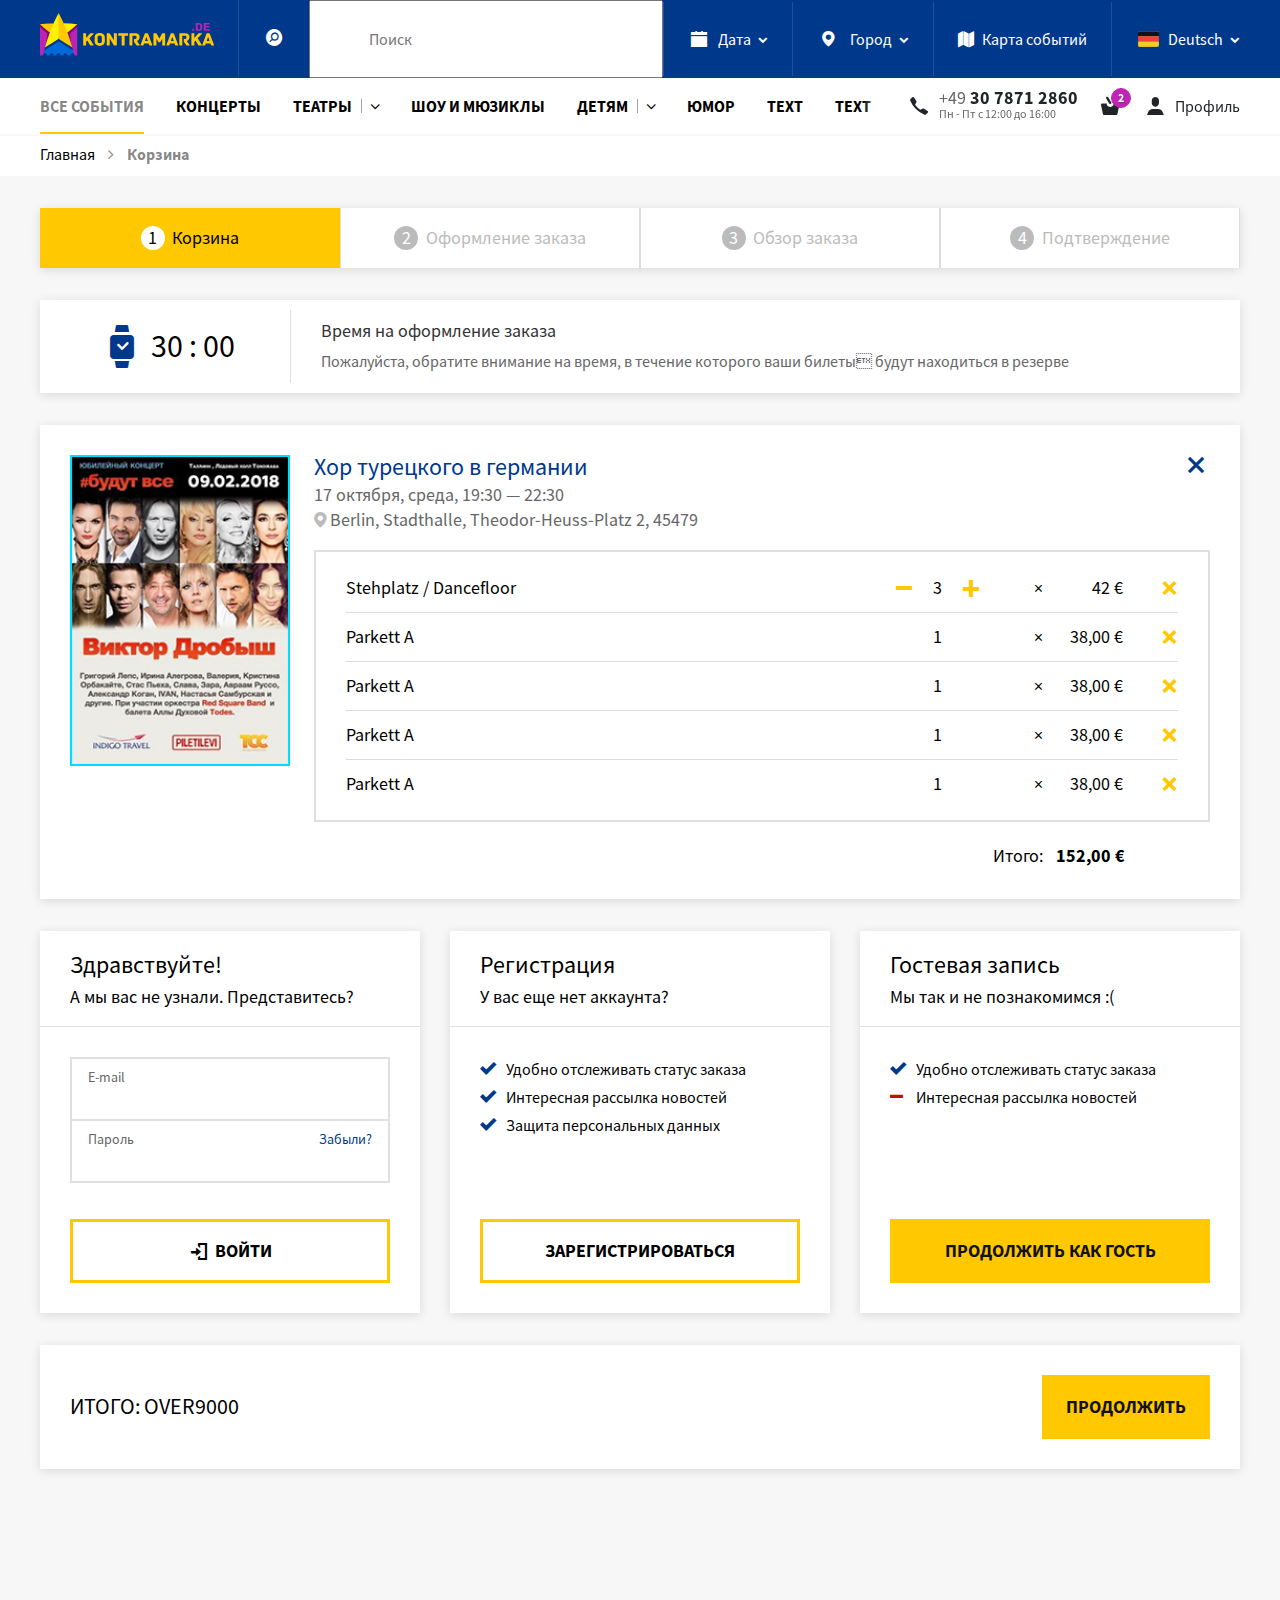
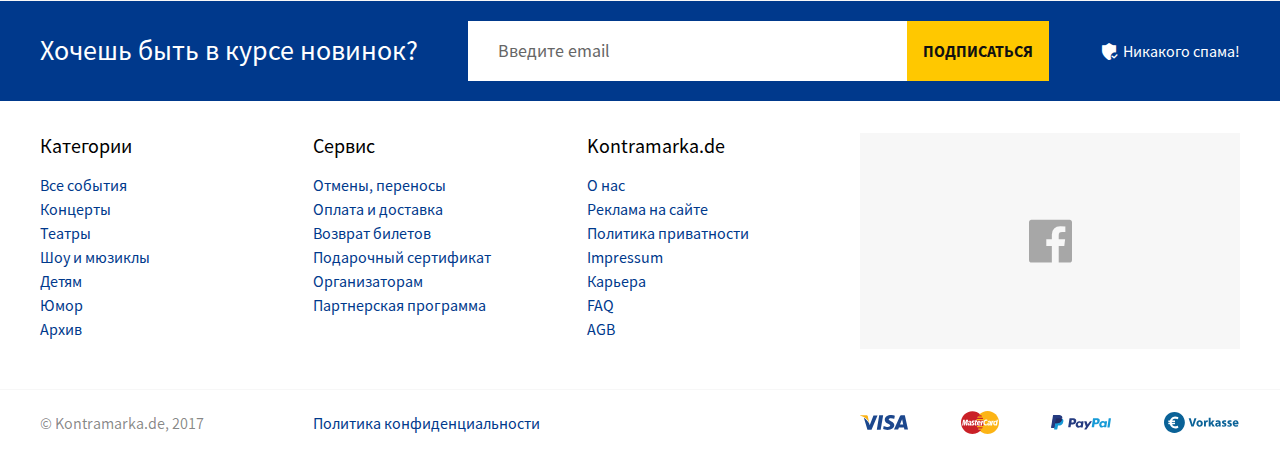
<file: cart-1.html>
<!DOCTYPE html>
<html lang="ru">
<head>
	<meta charset="UTF-8">
	<meta name="viewport" content="width=device-width, initial-scale=1, shrink-to-fit=no">
	<title>Kontramarka</title>
	<link rel="stylesheet" href="/css/kontramarka-theme.css">
</head>
<body>

    <header>
        <section id="cookiesNote" class="bg-dark d-none">
            <div class="container">
                <div class="note">The US-based Amazon website has the information page about cookies located within the “<a href="#">Privacy Notice</a>” page, and for US laws, that’s good enough:<a class="close-note" title="Закрыть">&times;</a></div>
            </div>
        </section>
        <section id="topMenu" class="bg-secondary">
            <div class="container">
                <nav class="navbar">
                    <a class="navbar-brand" href="/"></a>
					<ul class="navbar-nav" id="navbar">
						<li class="nav-item search">
							<a class="nav-link">
								<i class="icon-search"></i>
							</a>
							<form id="search">
								<input type="text" placeholder="Поиск">
								<button type="submit" hidden>Search</button>
							</form>
						</li>
						<li class="nav-item dropdown date">
							<a class="nav-link dropdown-toggle" id="topMenuDate" data-toggle="dropdown" aria-haspopup="true" aria-expanded="false">
								<i class="icon-calendar"></i><span class="d-none d-md-inline">Дата</span>
							</a>
							<div class="dropdown-menu fixed-width" aria-labelledby="topMenuDate">
								<div id="topMenuCalendar" class="calendar">
									<div class="title">
										<a class="prev" onclick="listMonth('2017-08', 'ru');" title="Предыдущий месяц"></a>
										<a class="month" href="/2017-september/">Cентябрь 2017</a>
										<a class="next" onclick="listMonth('2017-10', 'ru');" title="Следующий месяц"></a>
									</div>
									<div class="divider"></div>
									<div class="dates">
										<table cellpadding="0" cellspacing="0">
											<thead>
												<tr class="week">
													<th>Пн</th>
													<th>Вт</th>
													<th>Ср</th>
													<th>Чт</th>
													<th>Пт</th>
													<th>Сб</th>
													<th>Вс</th>
												</tr>
											</thead>
											<tbody>
												<tr>
													<td><span class="old">28</span></td>
													<td><span class="old">29</span></td>
													<td><span class="old">30</span></td>
													<td><span class="old">31</span></td>
													<td><span>1</span></td>
													<td><span>2</span></td>
													<td><span>3</span></td>
												</tr>
												<tr>
													<td><span>4</span></td>
													<td><span>5</span></td>
													<td><span>6</span></td>
													<td><span>7</span></td>
													<td><span>8</span></td>
													<td><span>9</span></td>
													<td><span>10</span></td>
												</tr>
												<tr>
													<td><span>11</span></td>
													<td><span>12</span></td>
													<td><span>13</span></td>
													<td><span>14</span></td>
													<td><span>15</span></td>
													<td><span>16</span></td>
													<td><span>17</span></td>
												</tr>
												<tr>
													<td><span>18</span></td>
													<td><span>19</span></td>
													<td><span>20</span></td>
													<td><span class="today">21</span></td>
													<td><a href="/date/viewday/2017-09-22/">22</a></td>
													<td><span>23</span></td>
													<td><span>24</span></td>
												</tr>
												<tr>
													<td><span>25</span></td>
													<td><a href="/date/viewday/2017-09-26/">26</a></td>
													<td><a href="/date/viewday/2017-09-27/">27</a></td>
													<td><a href="/date/viewday/2017-09-28/">28</a></td>
													<td><a href="/date/viewday/2017-09-29/">29</a></td>
													<td><a href="/date/viewday/2017-09-30/">30</a></td>
													<td><span class="new">1</span></td>
												</tr>
												<tr>
													<td><span class="new">2</span></td>
													<td><span class="new">3</span></td>
													<td><span class="new">4</span></td>
													<td><span class="new">5</span></td>
													<td><span class="new">6</span></td>
													<td><span class="new">7</span></td>
													<td><span class="new">8</span></td>
												</tr>
											</tbody>
										</table>
									</div>
								</div>
							</div>
						</li>
						<li class="nav-item dropdown city">
							<a class="nav-link dropdown-toggle" id="topMenuCity" data-toggle="dropdown" aria-haspopup="true" aria-expanded="false">
								<i class="icon-map-marker"></i>
								<span class="d-none d-md-inline">Город</span>
							</a>
							<div class="dropdown-menu fixed-width autocomplete" aria-labelledby="topMenuCity">
								<div class="list-search">
									<i class="icon-search"></i>
									<input type="text" data-autocomplete="cities" placeholder="Искать город">
								</div>
								<ul class="autocomplete-results">
									<li class="active"><a href="/city/view/aachen/">Aachen</a></li>
									<li><a href="/city/view/altenkirchen/">Altenkirchen</a></li>
									<li><a href="/city/view/altoetting/">Altötting</a></li>
									<li><a href="/city/view/alzey-kirchheimbolanden/">Alzey-Kirchheimbolanden</a></li>
									<li><a href="/city/view/amberg/">Amberg</a></li>
									<li><a href="/city/view/ansbach/">Ansbach</a></li>
									<li><a href="/city/view/aschaffenburg/">Aschaffenburg</a></li>
									<li><a href="/city/view/bad-godesberg/">Bad Godesberg (Bonn)</a></li>
									<li><a href="/city/view/bamberg/">Bamberg</a></li>
									<li><a href="/city/view/bayreuth/">Bayreuth</a></li>
									<li><a href="/city/view/berlin/">Berlin</a></li>
									<li><a href="/city/view/bielefeld/">Bielefeld</a></li>
									<li><a href="/city/view/boeblingen/">Böblingen</a></li>
									<li><a href="/city/view/bonn/">Bonn</a></li>
									<li><a href="/city/view/bremen/">Bremen</a></li>
									<li><a href="/city/view/buende/">Bünde</a></li>
									<li><a href="/city/view/cloppenburg/">Cloppenburg</a></li>
									<li><a href="/city/view/coburg/">Coburg</a></li>
									<li><a href="/city/view/coesfeld/">Coesfeld</a></li>
									<li><a href="/city/view/darmstadt/">Darmstadt</a></li>
									<li><a href="/city/view/deggendorf/">Deggendorf</a></li>
									<li><a href="/city/view/delbrueck/">Delbrück</a></li>
									<li><a href="/city/view/detmold/">Detmold</a></li>
									<li><a href="/city/view/dillingen-saar/">Dillingen Saar</a></li>
									<li><a href="/city/view/dortmund/">Dortmund</a></li>
									<li><a href="/city/view/duisburg/">Duisburg</a></li>
									<li><a href="/city/view/dueren/">Düren</a></li>
									<li><a href="/city/view/duesseldorf/">Düsseldorf</a></li>
									<li><a href="/city/view/erlangen/">Erlangen</a></li>
									<li><a href="/city/view/essen/">Essen</a></li>
									<li><a href="/city/view/frankfurt-am-main/">Frankfurt am Main</a></li>
									<li><a href="/city/view/freiburg/">Freiburg</a></li>
									<li><a href="/city/view/friedrichshafen/">Friedrichshafen</a></li>
									<li><a href="/city/view/fulda/">Fulda</a></li>
									<li><a href="/city/view/fuerth/">Fürth</a></li>
									<li><a href="/city/view/giessen/">Gießen</a></li>
									<li><a href="/city/view/goettingen/">Göttingen</a></li>
									<li><a href="/city/view/gummersbach/">Gummersbach</a></li>
									<li><a href="/city/view/guetersloh/">Gütersloh</a></li>
									<li><a href="/city/view/gamburg/">Hamburg</a></li>
									<li><a href="/city/view/hamm/">Hamm</a></li>
									<li><a href="/city/view/hanau/">Hanau</a></li>
									<li><a href="/city/view/hannover/">Hannover</a></li>
									<li><a href="/city/view/heidenheim/">Heidenheim</a></li>
									<li><a href="/city/view/heilbronn/">Heilbronn</a></li>
									<li><a href="/city/view/herford/">Herford</a></li>
									<li><a href="/city/view/hilden/">Hilden</a></li>
									<li><a href="/city/view/idar-oberstein/">Idar-Oberstein</a></li>
									<li><a href="/city/view/ingolstadt/">Ingolstadt</a></li>
									<li><a href="/city/view/karlsruhe/">Karlsruhe</a></li>
									<li><a href="/city/view/kleve/">Kleve</a></li>
									<li><a href="/city/view/koeln/">Köln</a></li>
									<li><a href="/city/view/krefeld/">Krefeld</a></li>
									<li><a href="/city/view/lahnstein/">Lahnstein</a></li>
									<li><a href="/city/view/leinfelden-echterdingen/">Leinfelden-Echterdingen</a></li>
									<li><a href="/city/view/leipzig/">Leipzig</a></li>
									<li><a href="/city/view/lemgo/">Lemgo</a></li>
									<li><a href="/city/view/limburg/">Limburg</a></li>
									<li><a href="/city/view/lingen/">Lingen</a></li>
									<li><a href="/city/view/luebbecke/">Lübbecke</a></li>
									<li><a href="/city/view/ludwigshafen-am-rhein/">Ludwigshafen am Rhein</a></li>
									<li><a href="/city/view/memmingen/">Memmingen</a></li>
									<li><a href="/city/view/moenchengladbach/">Mönchengladbach</a></li>
									<li><a href="/city/view/muehlheim/">Mülheim an der Ruhr</a></li>
									<li><a href="/city/view/muenchen/">München</a></li>
									<li><a href="/city/view/muenster/">Münster</a></li>
									<li><a href="/city/view/neu-ulm/">Neu Ulm</a></li>
									<li><a href="/city/view/neuss/">Neuss</a></li>
									<li><a href="/city/view/neuwied-koblenz/">Neuwied (Koblenz)</a></li>
									<li><a href="/city/view/nienburg/">Nienburg</a></li>
									<li><a href="/city/view/neurnberg/">Nürnberg</a></li>
									<li><a href="/city/view/offenbach/">Offenbach</a></li>
									<li><a href="/city/view/oldenburg/">Oldenburg</a></li>
									<li><a href="/city/view/osnabrueck/">Osnabrück</a></li>
									<li><a href="/city/view/paderborn/">Paderborn</a></li>
									<li><a href="/city/view/pforzheim/">Pforzheim</a></li>
									<li><a href="/city/view/pocking/">Pocking</a></li>
									<li><a href="/city/view/praha/">Praha</a></li>
									<li><a href="/city/view/rastatt/">Rastatt</a></li>
									<li><a href="/city/view/ratingen/">Ratingen</a></li>
									<li><a href="/city/view/regensburg/">Regensburg</a></li>
									<li><a href="/city/view/rheinbach/">Rheinbach (Bonn)</a></li>
									<li><a href="/city/view/rheine/">Rheine</a></li>
									<li><a href="/city/view/saarbruecken/">Saarbrücken</a></li>
									<li><a href="/city/view/siegen/">Siegen</a></li>
									<li><a href="/city/view/sigmaringen/">Sigmaringen</a></li>
									<li><a href="/city/view/singen/">Singen</a></li>
									<li><a href="/city/view/stuttgart/">Stuttgart</a></li>
									<li><a href="/city/view/trier/">Trier</a></li>
									<li><a href="/city/view/trossingen/">Trossingen</a></li>
									<li><a href="/city/view/ulm/">Ulm</a></li>
									<li><a href="/city/view/vechta/">Vechta</a></li>
									<li><a href="/city/view/veitshoechheim-wuerzburg/">Veitshöchheim (Würzburg)</a></li>
									<li><a href="/city/view/villingen-schwenningen/">Villingen-Schwenningen</a></li>
									<li><a href="/city/view/wattenscheid-bochum/">Wattenscheid (Bochum)</a></li>
									<li><a href="/city/view/werl/">Werl</a></li>
									<li><a href="/city/view/wolfsburg/">Wolfsburg</a></li>
									<li><a href="/city/view/wuerzburg/">Würzburg</a></li>
									<li><a href="/city/view/zweibruecken/">Zweibrücken</a></li>
								</ul>
							</div>
						</li>
						<li class="nav-item d-none d-md-block" data-d-none="true">
							<a href="#" class="nav-link"><i class="fa fa-map"></i><span>Карта<span class="d-none d-lg-inline"> событий</span></span></a>
						</li>
						<li class="nav-item dropdown lang-select">
							<a href="#" class="lang curr-lang nav-link dropdown-toggle" id="topMenuLangSelect" data-toggle="dropdown" aria-haspopup="true" aria-expanded="false">
								<span class="flag de"></span><span class="d-none d-xl-inline">Deutsch</span>
							</a>
							<ul class="dropdown-menu dropdown-menu-right" aria-labelledby="topMenuLangSelect">
								<li class="dropdown-item active">
									<a href="#" class="lang" data-lang-val="de">
										<span class="flag de"></span><span>Deutsch</span>
									</a>
								</li>
								<li class="dropdown-item">
									<a href="#" class="lang" data-lang-val="ru">
										<span class="flag ru"></span><span>Русский</span>
									</a>
								</li>
							</ul>
						</li>
					</ul>
					<a class="navbar-close-nav d-none">&times;</a>
                </nav>
            </div>
        </section>
        <section id="mainMenu">
			<div class="container">
				<div class="main-menu">
					<a class="menu-toggler collapsed d-lg-none mr-auto" data-toggle="collapse" href="#mainMenuCategories" aria-expanded="false" aria-controls="mainMenuCategories"><span class="d-none d-sm-inline">Меню</span></a>
					<div class="menu-item optional out dropdown reference date">
						<a id="mainMenuDate" data-toggle="dropdown" data-flip="false">
							<i class="icon-calendar"></i><span class="d-none d-xl-inline">Дата</span>
						</a>
						<div class="dropdown-menu fixed-width" aria-labelledby="mainMenuDate">
							<div id="mainMenuCalendar" class="calendar">
								<div class="title dd-menu-header">
									<a class="prev" onclick="listMonth('2017-08', 'ru');" title="Предыдущий месяц"></a>
									<a class="month" href="/2017-september/">Cентябрь 2017</a>
									<a class="next" onclick="listMonth('2017-10', 'ru');" title="Следующий месяц"></a>
								</div>
								<div class="divider"></div>
								<div class="dates dd-menu-body">
									<table cellpadding="0" cellspacing="0">
										<thead>
											<tr class="week">
												<th>Пн</th>
												<th>Вт</th>
												<th>Ср</th>
												<th>Чт</th>
												<th>Пт</th>
												<th>Сб</th>
												<th>Вс</th>
											</tr>
										</thead>
										<tbody>
											<tr>
												<td><span class="old">28</span></td>
												<td><span class="old">29</span></td>
												<td><span class="old">30</span></td>
												<td><span class="old">31</span></td>
												<td><span>1</span></td>
												<td><span>2</span></td>
												<td><span>3</span></td>
											</tr>
											<tr>
												<td><span>4</span></td>
												<td><span>5</span></td>
												<td><span>6</span></td>
												<td><span>7</span></td>
												<td><span>8</span></td>
												<td><span>9</span></td>
												<td><span>10</span></td>
											</tr>
											<tr>
												<td><span>11</span></td>
												<td><span>12</span></td>
												<td><span>13</span></td>
												<td><span>14</span></td>
												<td><span>15</span></td>
												<td><span>16</span></td>
												<td><span>17</span></td>
											</tr>
											<tr>
												<td><span>18</span></td>
												<td><span>19</span></td>
												<td><span>20</span></td>
												<td><span class="today">21</span></td>
												<td><a href="/date/viewday/2017-09-22/">22</a></td>
												<td><span>23</span></td>
												<td><span>24</span></td>
											</tr>
											<tr>
												<td><span>25</span></td>
												<td><a href="/date/viewday/2017-09-26/">26</a></td>
												<td><a href="/date/viewday/2017-09-27/">27</a></td>
												<td><a href="/date/viewday/2017-09-28/">28</a></td>
												<td><a href="/date/viewday/2017-09-29/">29</a></td>
												<td><a href="/date/viewday/2017-09-30/">30</a></td>
												<td><span class="new">1</span></td>
											</tr>
											<tr>
												<td><span class="new">2</span></td>
												<td><span class="new">3</span></td>
												<td><span class="new">4</span></td>
												<td><span class="new">5</span></td>
												<td><span class="new">6</span></td>
												<td><span class="new">7</span></td>
												<td><span class="new">8</span></td>
											</tr>
										</tbody>
									</table>
								</div>
							</div>
						</div>
					</div>
					<div class="menu-item optional out dropdown reference city">
						<a id="mainMenuCity" data-toggle="dropdown" data-flip="false">
							<i class="icon-map-marker"></i>
							<span class="d-none d-xl-inline">Город</span>
						</a>
						<div class="dropdown-menu fixed-width autocomplete" aria-labelledby="mainMenuCity">
							<div class="dd-menu-header list-search">
								<i class="icon-search"></i>
								<input type="text" data-autocomplete="cities" placeholder="Искать город">
							</div>
							<ul class="dd-menu-body autocomplete-results">
								<li class="active"><a href="/city/view/aachen/">Aachen</a></li>
								<li><a href="/city/view/altenkirchen/">Altenkirchen</a></li>
								<li><a href="/city/view/altoetting/">Altötting</a></li>
								<li><a href="/city/view/alzey-kirchheimbolanden/">Alzey-Kirchheimbolanden</a></li>
								<li><a href="/city/view/amberg/">Amberg</a></li>
								<li><a href="/city/view/ansbach/">Ansbach</a></li>
								<li><a href="/city/view/aschaffenburg/">Aschaffenburg</a></li>
								<li><a href="/city/view/bad-godesberg/">Bad Godesberg (Bonn)</a></li>
								<li><a href="/city/view/bamberg/">Bamberg</a></li>
								<li><a href="/city/view/bayreuth/">Bayreuth</a></li>
								<li><a href="/city/view/berlin/">Berlin</a></li>
								<li><a href="/city/view/bielefeld/">Bielefeld</a></li>
								<li><a href="/city/view/boeblingen/">Böblingen</a></li>
								<li><a href="/city/view/bonn/">Bonn</a></li>
								<li><a href="/city/view/bremen/">Bremen</a></li>
								<li><a href="/city/view/buende/">Bünde</a></li>
								<li><a href="/city/view/cloppenburg/">Cloppenburg</a></li>
								<li><a href="/city/view/coburg/">Coburg</a></li>
								<li><a href="/city/view/coesfeld/">Coesfeld</a></li>
								<li><a href="/city/view/darmstadt/">Darmstadt</a></li>
								<li><a href="/city/view/deggendorf/">Deggendorf</a></li>
								<li><a href="/city/view/delbrueck/">Delbrück</a></li>
								<li><a href="/city/view/detmold/">Detmold</a></li>
								<li><a href="/city/view/dillingen-saar/">Dillingen Saar</a></li>
								<li><a href="/city/view/dortmund/">Dortmund</a></li>
								<li><a href="/city/view/duisburg/">Duisburg</a></li>
								<li><a href="/city/view/dueren/">Düren</a></li>
								<li><a href="/city/view/duesseldorf/">Düsseldorf</a></li>
								<li><a href="/city/view/erlangen/">Erlangen</a></li>
								<li><a href="/city/view/essen/">Essen</a></li>
								<li><a href="/city/view/frankfurt-am-main/">Frankfurt am Main</a></li>
								<li><a href="/city/view/freiburg/">Freiburg</a></li>
								<li><a href="/city/view/friedrichshafen/">Friedrichshafen</a></li>
								<li><a href="/city/view/fulda/">Fulda</a></li>
								<li><a href="/city/view/fuerth/">Fürth</a></li>
								<li><a href="/city/view/giessen/">Gießen</a></li>
								<li><a href="/city/view/goettingen/">Göttingen</a></li>
								<li><a href="/city/view/gummersbach/">Gummersbach</a></li>
								<li><a href="/city/view/guetersloh/">Gütersloh</a></li>
								<li><a href="/city/view/gamburg/">Hamburg</a></li>
								<li><a href="/city/view/hamm/">Hamm</a></li>
								<li><a href="/city/view/hanau/">Hanau</a></li>
								<li><a href="/city/view/hannover/">Hannover</a></li>
								<li><a href="/city/view/heidenheim/">Heidenheim</a></li>
								<li><a href="/city/view/heilbronn/">Heilbronn</a></li>
								<li><a href="/city/view/herford/">Herford</a></li>
								<li><a href="/city/view/hilden/">Hilden</a></li>
								<li><a href="/city/view/idar-oberstein/">Idar-Oberstein</a></li>
								<li><a href="/city/view/ingolstadt/">Ingolstadt</a></li>
								<li><a href="/city/view/karlsruhe/">Karlsruhe</a></li>
								<li><a href="/city/view/kleve/">Kleve</a></li>
								<li><a href="/city/view/koeln/">Köln</a></li>
								<li><a href="/city/view/krefeld/">Krefeld</a></li>
								<li><a href="/city/view/lahnstein/">Lahnstein</a></li>
								<li><a href="/city/view/leinfelden-echterdingen/">Leinfelden-Echterdingen</a></li>
								<li><a href="/city/view/leipzig/">Leipzig</a></li>
								<li><a href="/city/view/lemgo/">Lemgo</a></li>
								<li><a href="/city/view/limburg/">Limburg</a></li>
								<li><a href="/city/view/lingen/">Lingen</a></li>
								<li><a href="/city/view/luebbecke/">Lübbecke</a></li>
								<li><a href="/city/view/ludwigshafen-am-rhein/">Ludwigshafen am Rhein</a></li>
								<li><a href="/city/view/memmingen/">Memmingen</a></li>
								<li><a href="/city/view/moenchengladbach/">Mönchengladbach</a></li>
								<li><a href="/city/view/muehlheim/">Mülheim an der Ruhr</a></li>
								<li><a href="/city/view/muenchen/">München</a></li>
								<li><a href="/city/view/muenster/">Münster</a></li>
								<li><a href="/city/view/neu-ulm/">Neu Ulm</a></li>
								<li><a href="/city/view/neuss/">Neuss</a></li>
								<li><a href="/city/view/neuwied-koblenz/">Neuwied (Koblenz)</a></li>
								<li><a href="/city/view/nienburg/">Nienburg</a></li>
								<li><a href="/city/view/neurnberg/">Nürnberg</a></li>
								<li><a href="/city/view/offenbach/">Offenbach</a></li>
								<li><a href="/city/view/oldenburg/">Oldenburg</a></li>
								<li><a href="/city/view/osnabrueck/">Osnabrück</a></li>
								<li><a href="/city/view/paderborn/">Paderborn</a></li>
								<li><a href="/city/view/pforzheim/">Pforzheim</a></li>
								<li><a href="/city/view/pocking/">Pocking</a></li>
								<li><a href="/city/view/praha/">Praha</a></li>
								<li><a href="/city/view/rastatt/">Rastatt</a></li>
								<li><a href="/city/view/ratingen/">Ratingen</a></li>
								<li><a href="/city/view/regensburg/">Regensburg</a></li>
								<li><a href="/city/view/rheinbach/">Rheinbach (Bonn)</a></li>
								<li><a href="/city/view/rheine/">Rheine</a></li>
								<li><a href="/city/view/saarbruecken/">Saarbrücken</a></li>
								<li><a href="/city/view/siegen/">Siegen</a></li>
								<li><a href="/city/view/sigmaringen/">Sigmaringen</a></li>
								<li><a href="/city/view/singen/">Singen</a></li>
								<li><a href="/city/view/stuttgart/">Stuttgart</a></li>
								<li><a href="/city/view/trier/">Trier</a></li>
								<li><a href="/city/view/trossingen/">Trossingen</a></li>
								<li><a href="/city/view/ulm/">Ulm</a></li>
								<li><a href="/city/view/vechta/">Vechta</a></li>
								<li><a href="/city/view/veitshoechheim-wuerzburg/">Veitshöchheim (Würzburg)</a></li>
								<li><a href="/city/view/villingen-schwenningen/">Villingen-Schwenningen</a></li>
								<li><a href="/city/view/wattenscheid-bochum/">Wattenscheid (Bochum)</a></li>
								<li><a href="/city/view/werl/">Werl</a></li>
								<li><a href="/city/view/wolfsburg/">Wolfsburg</a></li>
								<li><a href="/city/view/wuerzburg/">Würzburg</a></li>
								<li><a href="/city/view/zweibruecken/">Zweibrücken</a></li>
							</ul>
						</div>
					</div>
					<a href="tel:+493078712860" class="phone menu-item">
						<i class="icon-phone"></i>
						<div class="d-none d-lg-inline-block">
							<span class="number"><span class="code text-muted">+49</span> 30 7871 2860</span>
							<div class="time text-muted">Пн - Пт с 12:00 до 16:00</div>
						</div>
					</a>
					<a href="#" class="menu-item cart">
						<span class="cart-outer">
							<i class="icon-basket"></i>
							<span class="badge badge-accent cart-count">2</span>
						</span>
					</a>
					<a class="menu-item login" data-toggle="modal" data-target="#profileModal">
						<i class="icon-user"></i>
						<span class="nav-item-text d-none d-md-inline">Профиль</span>
					</a>
					<div class="menu-wrapper draggable-lg-up">
						<div class="drag-fog left d-none d-lg-block"></div>
						<div class="drag-item menu-body collapse" id="mainMenuCategories">
							<ul class="categories">
								<li class="nav-item"><a href="/" class="nav-link active" title="Все события">Все события</a></li>
								<li class="nav-item"><a href="/concerts/" class="nav-link" title="Концерты">Концерты</a></li>
								<li class="nav-item dropdown reference" id="mainMenu_theaters">
									<a href="/" class="nav-link" title="Театры">Театры</a>
									<a class="arrow"><i class="fa fa-angle-down"></i></a>
									<ul class="sub-categories dropdown-menu" aria-labelledby="mainMenu_theaters">
										<li class="dropdown-item"><a href="#">Балет</a></li>
										<li class="dropdown-item"><a href="#">Спектакли</a></li>
									</ul>
								</li>
								<li class="nav-item"><a href="javascript:void(0)" class="nav-link" title="Шоу и мюзиклы">Шоу и мюзиклы</a></li>
								<li class="nav-item dropdown reference" id="mainMenu_children">
									<a href="javascript:void(0)" class="nav-link" title="Детям">Детям</a>
									<a class="arrow"><i class="fa fa-angle-down"></i></a>
									<ul class="sub-categories dropdown-menu" aria-labelledby="mainMenu_children">
										<li class="dropdown-item"><a href="#">Новогодняя ёлка</a></li>
									</ul>
								</li>
								<li class="nav-item"><a href="javascript:void(0)" class="nav-link" title="Юмор">Юмор</a></li>
								<li class="nav-item"><a href="javascript:void(0)" class="nav-link">text</a></li>
								<li class="nav-item"><a href="javascript:void(0)" class="nav-link">text</a></li>
								<li class="nav-item"><a href="javascript:void(0)" class="nav-link">text</a></li>
							</ul>
						</div>
						<div class="drag-fog right d-none d-lg-block mr-auto"></div>
					</div>
				</div>
			</div>
			<div class="loader"></div>
        </section>
    </header>

    <main>
		<section class="breadcrumbs">
			<div class="container">
				<div id="speedbar">
			        <div xmlns:v="http://rdf.data-vocabulary.org/#">
						<span typeof="v:Breadcrumb">
							<a rel="v:url" property="v:title" href="/">Главная</a>
						</span>
						<i class="fa fa-angle-right"></i>
						Корзина
					</div>
			    </div>
			</div>
		</section>
		<section class="page-block">
			<div class="container">
				<div class="box nav nav-tabs steps">
					<div class="nav-item active">
						<span class="tab-num">1</span>
						<span class="tab-text">Корзина</span>
					</div>
					<div class="nav-item">
						<span class="tab-num">2</span>
						<span class="tab-text">Оформление заказа</span>
					</div>
					<div class="nav-item">
						<span class="tab-num">3</span>
						<span class="tab-text">Обзор заказа</span>
					</div>
					<div class="nav-item">
						<span class="tab-num">4</span>
						<span class="tab-text">Подтверждение</span>
					</div>
				</div>
			</div>
		</section>
		<section class="page-block">
			<div class="container">
				<div class="box">
					<div class="box-body">
						<div class="countdown">
							<div class="countdown__time">
								<i class="icon-watch"></i><span id="cartCountdown"></span>
							</div>
							<div class="countdown__text">
								<h5>Время на оформление заказа</h5>
								<p class="plain-text">Пожалуйста, обратите внимание на время, в течение которого ваши билеты будут находиться в резерве</p>
							</div>
						</div>
					</div>
				</div>
			</div>
		</section>
		<section class="page-block">
			<div class="container">
				<div class="box">
					<div class="box-body">
						<button class="close" data-toggle="tooltip" title="Удалить все билеты концерта"><i class="icon-times"></i></button>
						<div class="event-info extended">
							<!-- <button class="master-remove" data-toggle="tooltip" title="Удалить все билеты концерта"></button> -->
							<div class="event-info__pic">
								<div class="a4 preloading">
									<img src="/images/public/events/ex.png" alt="ани лорак в германии 2017, kontramarka.de" title="Ани Лорак в Германии 2017"/>
								</div>
							</div>
							<div class="event-info__content">
								<div class="event-info__main">
									<h1 class="event-info__title"><a href="http://goo.gl/maps/0k89v" target="_blank" class="link">Хор турецкого в германии</a></h1>
									<div class="event-info__datetime">17 октября, среда, 19:30 — 22:30</div>
									<div class="event-info__place">Berlin, Stadthalle, Theodor-Heuss-Platz 2, 45479</div>
								</div>
								<div class="event-info__extend">
									<div class="d-flex-col">
										<div class="tickets tickets-block tickets-removable">
											<!-- <div class="beauty-scroll" data-max-height="168px"> -->
												<div class="tickets-item">
		                                            <div class="tickets-item__descr">Stehplatz / Dancefloor</div>
		                                            <div class="tickets-item__amount">
														<div class="form-select counter counter-off-md-down">
															<div class="counter__control prev"><i class="icon-minus"></i></div>
															<div class="counter__select">
																<select name="amount5878">
																	<option value="0">0</option>
																	<option value="1">1</option>
																	<option value="2">2</option>
																	<option value="3" selected>3</option>
																	<option value="4">4</option>
																	<option value="5">5</option>
																	<option value="6">6</option>
																	<option value="7">7</option>
																	<option value="8">8</option>
																	<option value="9">9</option>
																	<option value="999">999</option>
																</select>
															</div>
															<div class="counter__control next" data-title="Вы выбрали максимальное количество билетов"><i class="icon-plus"></i></div>
														</div>
		                                            </div>
		                                            <div class="tickets-item__separator">&times;</div>
		                                            <div class="tickets-item__price">42 €</div>
		                                            <div class="tickets-item__remove" onclick="delCategory(3292, '');">×</div>
		                                        </div>
												<div class="tickets-item">
													<div class="tickets-item__descr">Parkett A</div>
													<div class="tickets-item__amount">1</div>
		                                            <div class="tickets-item__separator">&times;</div>
													<div class="tickets-item__price">38,00 €</div>
													<div class="tickets-item__remove" title="Удалить">&times;</div>
												</div>
												<div class="tickets-item">
													<div class="tickets-item__descr">Parkett A</div>
													<div class="tickets-item__amount">1</div>
		                                            <div class="tickets-item__separator">&times;</div>
													<div class="tickets-item__price">38,00 €</div>
													<div class="tickets-item__remove" title="Удалить">&times;</div>
												</div>
												<div class="tickets-item">
													<div class="tickets-item__descr">Parkett A</div>
													<div class="tickets-item__amount">1</div>
		                                            <div class="tickets-item__separator">&times;</div>
													<div class="tickets-item__price">38,00 €</div>
													<div class="tickets-item__remove" title="Удалить">&times;</div>
												</div>
												<div class="tickets-item">
													<div class="tickets-item__descr">Parkett A</div>
													<div class="tickets-item__amount">1</div>
		                                            <div class="tickets-item__separator">&times;</div>
													<div class="tickets-item__price">38,00 €</div>
													<div class="tickets-item__remove" title="Удалить">&times;</div>
												</div>
											<!-- </div> -->
										</div>
										<div class="tickets-total">Итого: <span class="value">152,00 €</span></div>
									</div>
								</div>
							</div>
						</div>
					</div>
				</div>
			</div>
		</section>
		<section class="page-block">
			<div class="container">
				<div class="row">
					<div class="col-12 col-lg-4">
						<div class="box cart-box login sm-clearbox">
							<div class="box-header">
								<div class="title">Здравствуйте!</div>
								<div>А мы вас не узнали. <span class="d-lg-none d-xl-inline">Представитесь?</span></div>
							</div>
							<div class="box-body d-none d-md-block">
								<form action="">
									<div class="row">
										<div class="col-12 col-md-8 col-lg-12">
											<div class="form-group form-group-inline-md row-like">
												<div class="form-control always-open">
													<input type="email" name="login_name" id="cart_login_name">
													<label for="cart_login_name" class="placeholder">E-mail</label>
												</div>
												<div class="form-control always-open">
													<input type="password" name="login_password" id="cart_login_password">
													<label for="cart_login_password" class="placeholder">Пароль</label>
													<span class="placeholder static over-input pull-right"><a href="/lostpassword/">Забыли?</a></span>
												</div>
											</div>
										</div>
										<div class="col-12 col-md-4 col-lg-12">
											<button class="btn btn-block btn-lg btn-outline-primary" onclick="submit();" type="submit" title="Войти">
												<i class="icon-sign-in"></i><span>Войти</span>
											</button>
										</div>
									</div>
									<!-- <button class="btn btn-block btn-lg btn-primary" onclick="submit();" type="submit" title="Войти">
										<i class="icon-sign-in"></i><span>Войти</span>
									</button> -->
								</form>
							</div>
							<div class="box-body d-md-none">
								<button class="btn btn-block btn-outline-primary" title="Войти" data-toggle="modal" data-target="#loginModal">
									<i class="icon-sign-in"></i><span>Войти</span>
								</button>
							</div>
						</div>
					</div>
					<div class="col-12 col-lg-4">
						<div class="box cart-box register sm-clearbox">
							<div class="box-header">
								<div class="title">Регистрация</div>
								<div>У вас еще нет аккаунта?</div>
							</div>
							<div class="box-body d-none d-md-block">
								<div class="checklist">
									<div class="checklist__item">Удобно отслеживать статус заказа</div>
									<div class="checklist__item">Интересная рассылка новостей</div>
									<div class="checklist__item">Защита персональных данных</div>
								</div>
								<a href="register.html" class="btn btn-lg btn-outline-primary">Зарегистрироваться</a>
							</div>
							<div class="box-body d-md-none">
								<a href="register.html" class="btn btn-block btn-outline-primary">Зарегистрироваться</a>
							</div>
						</div>
					</div>
					<div class="col-12 col-lg-4">
						<div class="box cart-box guest sm-clearbox">
							<div class="box-header">
								<div class="title">Гостевая запись</div>
								<div>Мы так и не познакомимся :(</div>
							</div>
							<div class="box-body">
								<div class="checklist">
									<div class="checklist__item">Удобно отслеживать статус заказа</div>
									<div class="checklist__item checklist__item--danger">Интересная рассылка новостей</div>
								</div>
								<a href="cart-2.html" class="btn btn-block btn-primary d-md-none">Продолжить как гость</a>
								<a href="cart-2.html" class="btn btn-allow-wrap btn-lg btn-primary d-none d-md-inline-block">Продолжить как гость</a>
							</div>
						</div>
					</div>
				</div>
				<div class="box">
					<div class="box-body">
		                <div class="d-flex justify-content-between flex-wrap">
	                        <div class="cart-total align-self-center">Итого: <span class="value">over9000</span></div>
		                    <a href="/cart-2.html" class="btn btn-primary btn-block d-sm-none mt-3">Продолжить</a>
							<a href="/cart-2.html" class="btn btn-primary btn-lg d-none d-sm-inline-block">Продолжить</a>
		                </div>
		            </div>
				</div>
			</div>
		</section>
    </main>

	<footer>
		<section id="subscribe" class="bg-secondary">
			<div class="container">
				<div class="title">Хочешь быть в курсе новинок?</div>
				<div class="form">
					<form>
						<div class="input-group">
							<div class="form-control border-0">
								<input type="email" data-placeholder="example@mail.com" id="subscribe_email">
								<label for="subscribe_email" class="placeholder centered">Введите email</label>
							</div>
							<button class="btn btn-primary" type="submit">Подписаться</button>
						</div>
					</form>
				</div>
				<div class="secure">
					<i class="icon-secure"></i><span>Никакого спама!</span>
				</div>
			</div>
		</section>
		<section id="footMenu" class="bg-white">
            <div class="container">
                <div class="row">
					<div class="col-lg-7 col-xl-8">
						<div class="row">
							<div class="col-sm-4 d-none d-sm-block">
		                        <h4>Категории</h4>
		                        <ul class="links-list">
		                            <li><a href="#">Все события</a></li>
		                            <li><a href="#">Концерты</a></li>
		                            <li><a href="#">Театры</a></li>
		                            <li><a href="#">Шоу и мюзиклы</a></li>
		                            <li><a href="#">Детям</a></li>
		                            <li><a href="#">Юмор</a></li>
		                            <li><a href="#">Архив</a></li>
		                        </ul>
		                    </div>
		                    <div class="col-sm-4 d-none d-sm-block">
		                        <h4>Сервис</h4>
		                        <ul class="links-list">
		                            <li><a href="#">Отмены, переносы</a></li>
		                            <li><a href="#">Оплата и доставка</a></li>
		                            <li><a href="#">Возврат билетов</a></li>
		                            <li><a href="#">Подарочный сертификат</a></li>
		                            <li><a href="#">Организаторам</a></li>
		                            <li><a href="#">Партнерская программа</a></li>
		                        </ul>
		                    </div>
		                    <div class="col-sm-4 d-none d-sm-block">
		                        <h4>Kontramarka.de</h4>
		                        <ul class="links-list">
		                            <li><a href="#">О нас</a></li>
		                            <li><a href="#">Реклама на сайте</a></li>
		                            <li><a href="#">Политика приватности</a></li>
		                            <li><a href="#">Impressum</a></li>
		                            <li><a href="#">Карьера</a></li>
		                            <li><a href="#">FAQ</a></li>
		                            <li><a href="#">AGB</a></li>
		                        </ul>
		                    </div>
							<div class="col-12 d-sm-none">
								<div id="footMenuAccordion" role="tablist" class="hidden-sm">
									<div class="foot-menu-block">
										<h4><a data-toggle="collapse" href="#footMenu_categories" aria-expanded="false" aria-controls="footMenu_categories">Категории</a></h4>
										<div id="footMenu_categories" class="collapse" role="tabpanel" data-parent="#footMenuAccordion">
											<ul class="links-list">
												<li><a href="#">Все события</a></li>
												<li><a href="#">Концерты</a></li>
												<li><a href="#">Театры</a></li>
												<li><a href="#">Шоу и мюзиклы</a></li>
												<li><a href="#">Детям</a></li>
												<li><a href="#">Юмор</a></li>
												<li><a href="#">Архив</a></li>
											</ul>
										</div>
									</div>
									<div class="divider e2e"></div>
									<div class="foot-menu-block">
										<h4><a data-toggle="collapse" href="#footMenu_service" aria-expanded="false" aria-controls="footMenu_service">Сервис</a></h4>
										<div id="footMenu_service" class="collapse" role="tabpanel" data-parent="#footMenuAccordion">
											<ul class="links-list">
												<li><a href="#">Отмены, переносы</a></li>
												<li><a href="#">Оплата и доставка</a></li>
												<li><a href="#">Возврат билетов</a></li>
												<li><a href="#">Подарочный сертификат</a></li>
												<li><a href="#">Организаторам</a></li>
												<li><a href="#">Партнерская программа</a></li>
											</ul>
										</div>
									</div>
									<div class="divider e2e"></div>
									<div class="foot-menu-block">
										<h4><a data-toggle="collapse" href="#footMenu_info" aria-expanded="false" aria-controls="footMenu_info">Kontramarka.de</a></h4>
										<div id="footMenu_info" class="collapse" role="tabpanel" data-parent="#footMenuAccordion">
											<ul class="links-list">
												<li><a href="#">О нас</a></li>
												<li><a href="#">Реклама на сайте</a></li>
												<li><a href="#">Политика приватности</a></li>
												<li><a href="#">Impressum</a></li>
												<li><a href="#">Карьера</a></li>
												<li><a href="#">FAQ</a></li>
												<li><a href="#">AGB</a></li>
											</ul>
										</div>
									</div>
									<div class="divider e2e"></div>
								</div>
							</div>
						</div>
					</div>
                    <div class="d-none d-lg-block col-lg-5 col-xl-4">
                        <div id="facebookWidget"></div>
                    </div>
                </div>
            </div>
        </section>
		<section id="footInfo" class="bg-white">
			<div class="container">
				<div class="copyright">
					<div class="row">
						<div class="col-lg-7 col-xl-8">
							<div class="row text">
								<div class="col-12 col-lg-5 col-xl-4 copyright">&copy; Kontramarka.de, 2017</div>
								<div class="col-12 col-lg-7 col-xl-8">
									<a href="#" class="text-center">Политика конфиденциальности</a>
								</div>
							</div>
						</div>
						<div class="col-lg-5 col-xl-4">
							<ul class="payment-methods">
								<li class="method"><div class="visa" title="Visa"></div></li>
	                            <li class="method"><div class="mastercard" title="MasterCard"></div></li>
	                            <li class="method"><div class="paypal" title="PayPal"></div></li>
	                            <li class="method"><div class="vorkasse" title="Vorkasse"></div></li>
	                        </ul>
						</div>
					</div>
				</div>
			</div>
		</section>

		<div class="container scroll-to-top">
			<button id="scrollToTop" class="btn btn-square"><i class="icon-chevron-up"></i></button>
		</div>
	</footer>

<!-- Modals -->
<div class="modal fade" id="loginModal" tabindex="-1" role="dialog" aria-hidden="true">
	<div class="modal-dialog modal-xs" role="document">
		<div class="modal-content">
			<div class="modal-header">
				<!-- <h5 class="modal-title">Добро пожаловать!</h5> -->
				<div class="nav nav-tabs indicated">
					<div class="nav-item"><a data-toggle="tab" href="#loginModal_signIn" class="nav-link active">Вход</a></div>
					<div class="nav-item"><a data-toggle="tab" href="#loginModal_signUp" class="nav-link">Регистрация</a></div>
				</div>
				<button type="button" class="close" data-dismiss="modal" aria-label="Close">
					<i class="icon-times" aria-hidden="true"></i>
				</button>
			</div>
			<div class="modal-body">
				<div class="tab-content">
					<div class="tab-pane active" id="loginModal_signIn" role="tabpanel">
						<form method="post" action="" autocomplete="off">
							<div class="logform">
								<div class="form-group">
									<div class="form-control">
										<input type="email" name="login_name" id="login_name" data-placeholder="example@mail.com">
										<label for="login_name" class="placeholder">E-mail</label>
									</div>
									<div class="form-control">
										<input type="password" name="login_password" id="login_password">
										<label for="login_password" class="placeholder">Пароль</label>
										<span class="placeholder static over-input pull-right"><a href="/lostpassword/">Забыли?</a></span>
									</div>
								</div>
								<div class="form-check">
									<label class="form-check-label">
										<input type="checkbox" class="form-check-input" name="login_not_save" value="1">
										Не запоминать меня на этом компьютере
									</label>
								</div>
								<input name="login" type="hidden" id="login" value="submit">
								<button class="btn btn-primary mr-auto" onclick="submit();" type="submit" title="Войти">
									<i class="icon-sign-in"></i><span>Войти</span>
								</button>
								<button class="btn pull-right" title="Отмена" data-dismiss="modal">Отмена</button>
							</div>
						</form>
					</div>
					<div class="tab-pane" id="loginModal_signUp" role="tabpanel">
						<form method="post" action="" autocomplete="off">
							<div class="registerform">
								<div class="form-group">
									<!-- NOTE: you may apply classes '.has-XXX' to .form-control, where XXX is one from [success, warning, danger] -->
									<div class="form-control">
										<input type="email" name="register_name" id="register_name" data-placeholder="example@mail.com">
										<label for="register_name" class="placeholder">E-mail</label>
									</div>
									<div class="form-control">
										<input type="password" name="register_password" id="register_password">
										<label for="register_password" class="placeholder">Пароль</label>
									</div>
									<div class="form-control">
										<input type="password" name="register_password_check" id="register_password_check">
										<label for="register_password_check" class="placeholder">Пароль ещё раз</label>
									</div>
								</div>
								<input name="login" type="hidden" id="register" value="submit">
								<button class="btn btn-primary btn-block" onclick="submit();" type="submit" title="Войти">Зарегистрироваться</button>
							</div>
						</form>
					</div>
				</div>

			</div>
		</div>
	</div>
</div>
<div class="modal fade" id="profileModal" tabindex="-1" role="dialog" aria-hidden="true">
	<div class="modal-dialog modal-xs" role="document">
		<div class="modal-content">
			<div class="modal-header">
				<h5 class="modal-title">Профиль</h5>
				<button type="button" class="close" data-dismiss="modal" aria-label="Close">
					<i class="icon-times"></i>
				</button>
			</div>
			<div class="modal-body">
				<div class="user-info mb-4">
					<div class="avatar cover-box">
						<img src="/images/public/events/mikhailov.png" alt="Логин">
					</div>
					<div class="username">Viktor Chernov</div>
				</div>

				<div class="action-block mt-4 mb-4">
			        <a class="action-block-item" href="/admin/">Админпанель</a>
			        <a class="action-block-item" href="/profile/">Личный кабинет</a>
			        <a class="action-block-item" href="/profile/user-orders/">Заказы</a>
			        <a class="action-block-item" href="/profile/user-favorites/">Избранное</a>
			        <a class="action-block-item" href="/profile/user-comments/">Комментарии</a>
			    </div>

				<div class="d-flex justify-content-between mt-4">
					<a href="/logout/" class="btn btn-secondary">Выход</a>
					<button data-dismiss="modal" class="btn">Закрыть</button>
				</div>
			</div>
		</div>
	</div>
</div>

<!-- Options -->
<script>
	window.paceOptions = {
		target: '#mainMenu .loader'
	};
</script>

<!-- jQuery -->
<script src="/plugins/js/jquery.min.js"></script>
<script src="/plugins/js/jquery.countdown.min.js"></script>
<!-- Bootstrap -->
<script src="/plugins/js/popper.min.js"></script>
<script src="/plugins/js/bootstrap.min.js"></script>
<!-- Pace -->
<script src="/plugins/js/pace.min.js"></script>
<!-- Slick -->
<script src="/plugins/js/slick.min.js"></script>
<!-- Components -->
<script src="/components/js/autocomplete.js"></script>
<!-- Main -->
<script src="/js/functions.js"></script>
<script src="/js/main.js"></script>

<script type="text/javascript">
	$(function() {
		var start = new Date();
		var diff = 30; // minutes
		var afterDiff = new Date(start.getTime() + diff * 60000);
		$('#cartCountdown')
		.countdown(afterDiff, function(event) {
			$(this).text(event.strftime('%M : %S'));
		});
	});
</script>
</body>
</html>
</file>
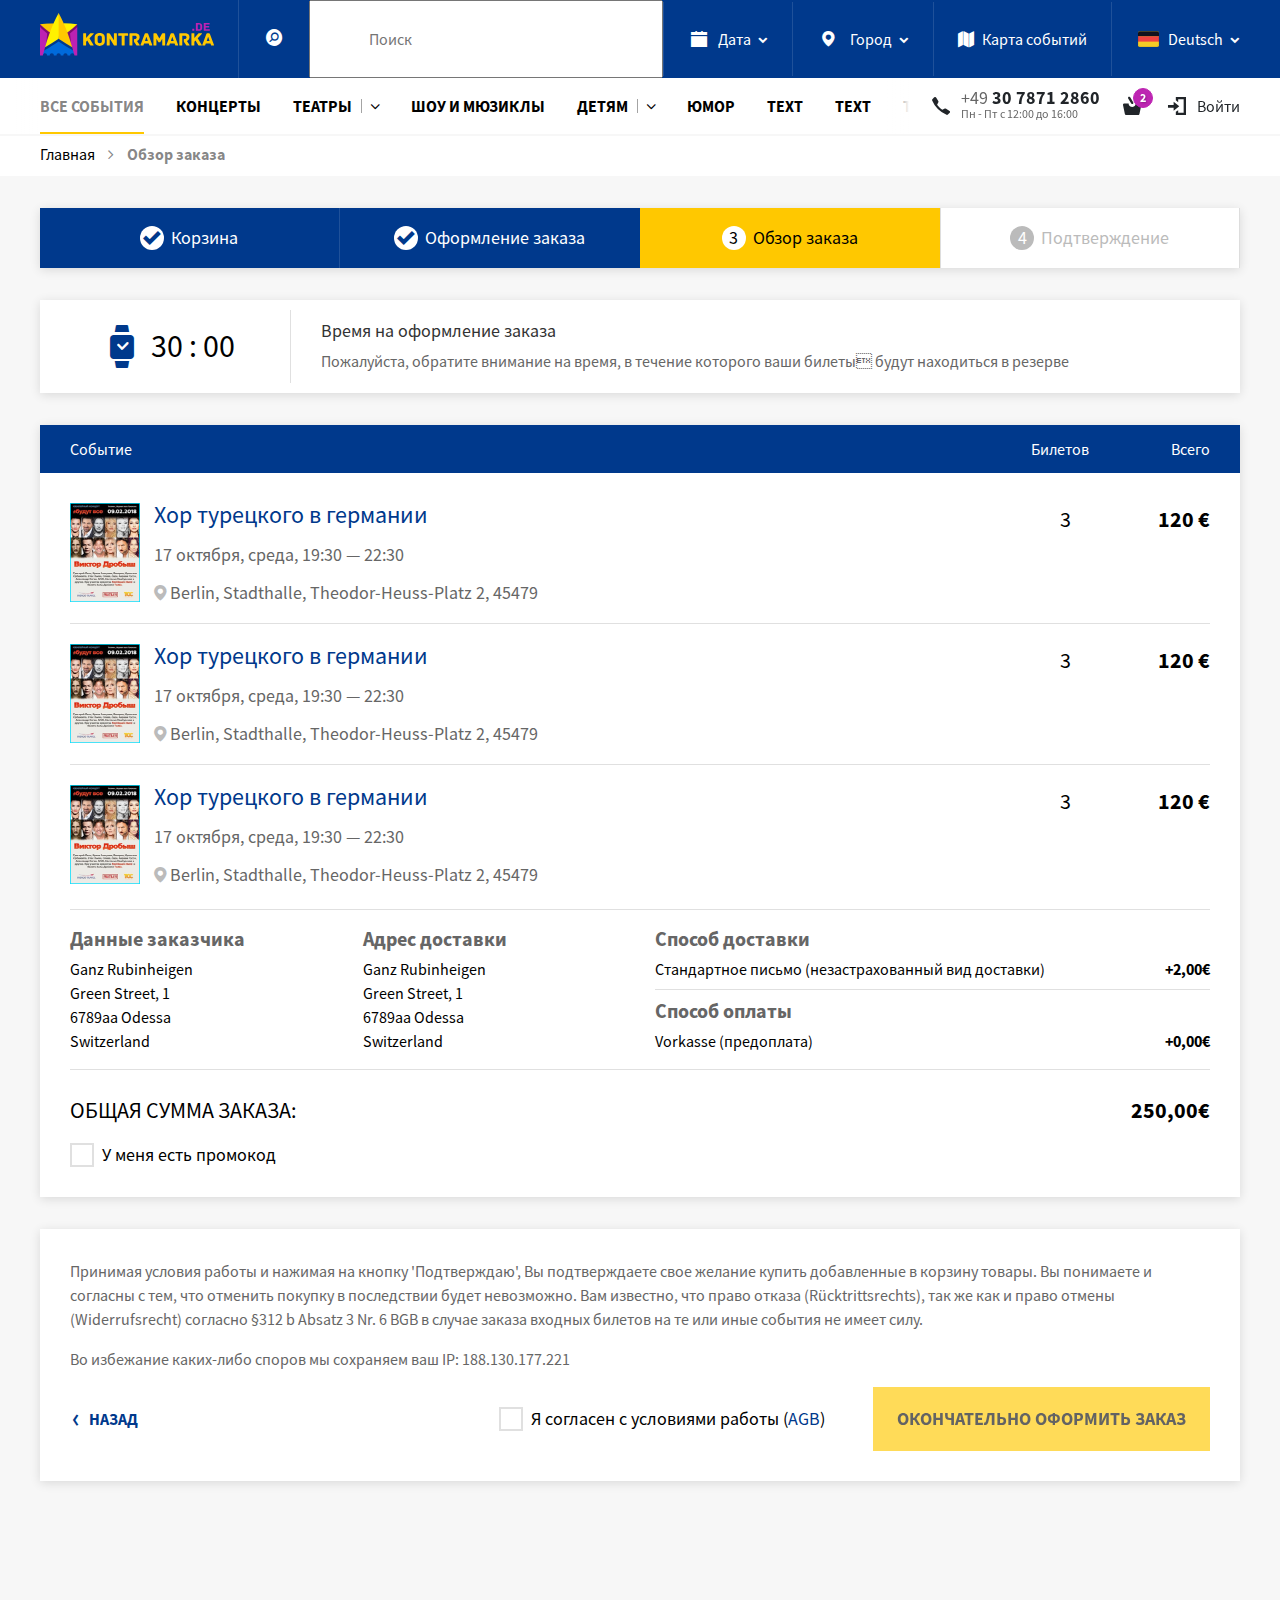
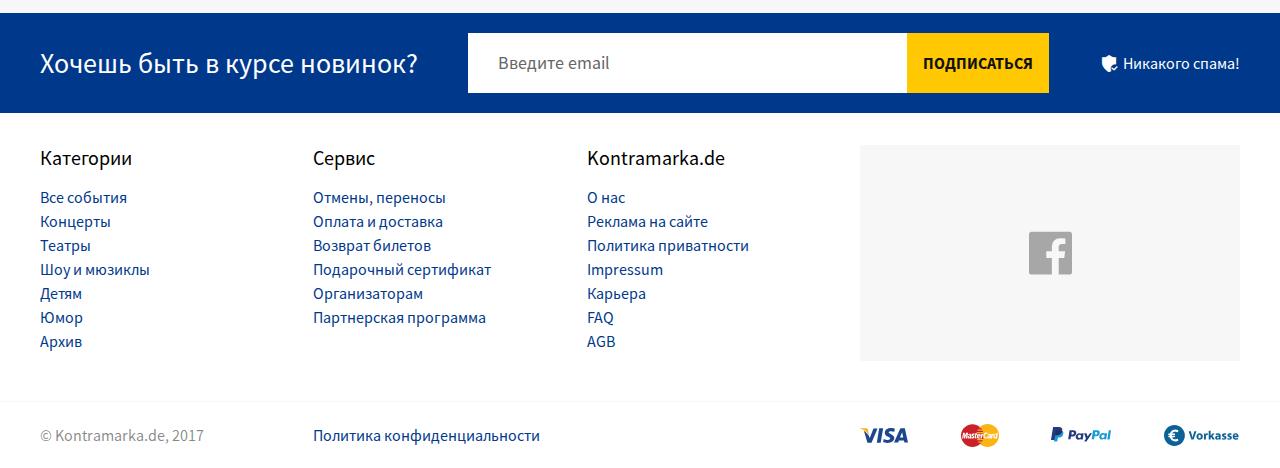
<file: cart-3.html>
<!DOCTYPE html>
<html lang="ru">
<head>
	<meta charset="UTF-8">
	<meta name="viewport" content="width=device-width, initial-scale=1, shrink-to-fit=no">
	<title>Kontramarka</title>
	<link rel="stylesheet" href="/css/kontramarka-theme.css">
</head>
<body>

    <header>
        <section id="cookiesNote" class="bg-dark d-none">
            <div class="container">
                <div class="note">The US-based Amazon website has the information page about cookies located within the “<a href="#">Privacy Notice</a>” page, and for US laws, that’s good enough:<a class="close-note" title="Закрыть">&times;</a></div>
            </div>
        </section>
        <section id="topMenu" class="bg-secondary">
            <div class="container">
                <nav class="navbar">
                    <a class="navbar-brand" href="/"></a>
					<ul class="navbar-nav" id="navbar">
						<li class="nav-item search">
							<a class="nav-link">
								<i class="icon-search"></i>
							</a>
							<form id="search">
								<input type="text" placeholder="Поиск">
								<button type="submit" hidden>Search</button>
							</form>
						</li>
						<li class="nav-item dropdown date">
							<a class="nav-link dropdown-toggle" id="topMenuDate" data-toggle="dropdown" aria-haspopup="true" aria-expanded="false">
								<i class="icon-calendar"></i><span class="d-none d-md-inline">Дата</span>
							</a>
							<div class="dropdown-menu fixed-width" aria-labelledby="topMenuDate">
								<div id="topMenuCalendar" class="calendar">
									<div class="title">
										<a class="prev" onclick="listMonth('2017-08', 'ru');" title="Предыдущий месяц"></a>
										<a class="month" href="/2017-september/">Cентябрь 2017</a>
										<a class="next" onclick="listMonth('2017-10', 'ru');" title="Следующий месяц"></a>
									</div>
									<div class="divider"></div>
									<div class="dates">
										<table cellpadding="0" cellspacing="0">
											<thead>
												<tr class="week">
													<th>Пн</th>
													<th>Вт</th>
													<th>Ср</th>
													<th>Чт</th>
													<th>Пт</th>
													<th>Сб</th>
													<th>Вс</th>
												</tr>
											</thead>
											<tbody>
												<tr>
													<td><span class="old">28</span></td>
													<td><span class="old">29</span></td>
													<td><span class="old">30</span></td>
													<td><span class="old">31</span></td>
													<td><span>1</span></td>
													<td><span>2</span></td>
													<td><span>3</span></td>
												</tr>
												<tr>
													<td><span>4</span></td>
													<td><span>5</span></td>
													<td><span>6</span></td>
													<td><span>7</span></td>
													<td><span>8</span></td>
													<td><span>9</span></td>
													<td><span>10</span></td>
												</tr>
												<tr>
													<td><span>11</span></td>
													<td><span>12</span></td>
													<td><span>13</span></td>
													<td><span>14</span></td>
													<td><span>15</span></td>
													<td><span>16</span></td>
													<td><span>17</span></td>
												</tr>
												<tr>
													<td><span>18</span></td>
													<td><span>19</span></td>
													<td><span>20</span></td>
													<td><span class="today">21</span></td>
													<td><a href="/date/viewday/2017-09-22/">22</a></td>
													<td><span>23</span></td>
													<td><span>24</span></td>
												</tr>
												<tr>
													<td><span>25</span></td>
													<td><a href="/date/viewday/2017-09-26/">26</a></td>
													<td><a href="/date/viewday/2017-09-27/">27</a></td>
													<td><a href="/date/viewday/2017-09-28/">28</a></td>
													<td><a href="/date/viewday/2017-09-29/">29</a></td>
													<td><a href="/date/viewday/2017-09-30/">30</a></td>
													<td><span class="new">1</span></td>
												</tr>
												<tr>
													<td><span class="new">2</span></td>
													<td><span class="new">3</span></td>
													<td><span class="new">4</span></td>
													<td><span class="new">5</span></td>
													<td><span class="new">6</span></td>
													<td><span class="new">7</span></td>
													<td><span class="new">8</span></td>
												</tr>
											</tbody>
										</table>
									</div>
								</div>
							</div>
						</li>
						<li class="nav-item dropdown city">
							<a class="nav-link dropdown-toggle" id="topMenuCity" data-toggle="dropdown" aria-haspopup="true" aria-expanded="false">
								<i class="icon-map-marker"></i>
								<span class="d-none d-md-inline">Город</span>
							</a>
							<div class="dropdown-menu fixed-width autocomplete" aria-labelledby="topMenuCity">
								<div class="list-search">
									<i class="icon-search"></i>
									<input type="text" data-autocomplete="cities" placeholder="Искать город">
								</div>
								<ul class="autocomplete-results">
									<li class="active"><a href="/city/view/aachen/">Aachen</a></li>
									<li><a href="/city/view/altenkirchen/">Altenkirchen</a></li>
									<li><a href="/city/view/altoetting/">Altötting</a></li>
									<li><a href="/city/view/alzey-kirchheimbolanden/">Alzey-Kirchheimbolanden</a></li>
									<li><a href="/city/view/amberg/">Amberg</a></li>
									<li><a href="/city/view/ansbach/">Ansbach</a></li>
									<li><a href="/city/view/aschaffenburg/">Aschaffenburg</a></li>
									<li><a href="/city/view/bad-godesberg/">Bad Godesberg (Bonn)</a></li>
									<li><a href="/city/view/bamberg/">Bamberg</a></li>
									<li><a href="/city/view/bayreuth/">Bayreuth</a></li>
									<li><a href="/city/view/berlin/">Berlin</a></li>
									<li><a href="/city/view/bielefeld/">Bielefeld</a></li>
									<li><a href="/city/view/boeblingen/">Böblingen</a></li>
									<li><a href="/city/view/bonn/">Bonn</a></li>
									<li><a href="/city/view/bremen/">Bremen</a></li>
									<li><a href="/city/view/buende/">Bünde</a></li>
									<li><a href="/city/view/cloppenburg/">Cloppenburg</a></li>
									<li><a href="/city/view/coburg/">Coburg</a></li>
									<li><a href="/city/view/coesfeld/">Coesfeld</a></li>
									<li><a href="/city/view/darmstadt/">Darmstadt</a></li>
									<li><a href="/city/view/deggendorf/">Deggendorf</a></li>
									<li><a href="/city/view/delbrueck/">Delbrück</a></li>
									<li><a href="/city/view/detmold/">Detmold</a></li>
									<li><a href="/city/view/dillingen-saar/">Dillingen Saar</a></li>
									<li><a href="/city/view/dortmund/">Dortmund</a></li>
									<li><a href="/city/view/duisburg/">Duisburg</a></li>
									<li><a href="/city/view/dueren/">Düren</a></li>
									<li><a href="/city/view/duesseldorf/">Düsseldorf</a></li>
									<li><a href="/city/view/erlangen/">Erlangen</a></li>
									<li><a href="/city/view/essen/">Essen</a></li>
									<li><a href="/city/view/frankfurt-am-main/">Frankfurt am Main</a></li>
									<li><a href="/city/view/freiburg/">Freiburg</a></li>
									<li><a href="/city/view/friedrichshafen/">Friedrichshafen</a></li>
									<li><a href="/city/view/fulda/">Fulda</a></li>
									<li><a href="/city/view/fuerth/">Fürth</a></li>
									<li><a href="/city/view/giessen/">Gießen</a></li>
									<li><a href="/city/view/goettingen/">Göttingen</a></li>
									<li><a href="/city/view/gummersbach/">Gummersbach</a></li>
									<li><a href="/city/view/guetersloh/">Gütersloh</a></li>
									<li><a href="/city/view/gamburg/">Hamburg</a></li>
									<li><a href="/city/view/hamm/">Hamm</a></li>
									<li><a href="/city/view/hanau/">Hanau</a></li>
									<li><a href="/city/view/hannover/">Hannover</a></li>
									<li><a href="/city/view/heidenheim/">Heidenheim</a></li>
									<li><a href="/city/view/heilbronn/">Heilbronn</a></li>
									<li><a href="/city/view/herford/">Herford</a></li>
									<li><a href="/city/view/hilden/">Hilden</a></li>
									<li><a href="/city/view/idar-oberstein/">Idar-Oberstein</a></li>
									<li><a href="/city/view/ingolstadt/">Ingolstadt</a></li>
									<li><a href="/city/view/karlsruhe/">Karlsruhe</a></li>
									<li><a href="/city/view/kleve/">Kleve</a></li>
									<li><a href="/city/view/koeln/">Köln</a></li>
									<li><a href="/city/view/krefeld/">Krefeld</a></li>
									<li><a href="/city/view/lahnstein/">Lahnstein</a></li>
									<li><a href="/city/view/leinfelden-echterdingen/">Leinfelden-Echterdingen</a></li>
									<li><a href="/city/view/leipzig/">Leipzig</a></li>
									<li><a href="/city/view/lemgo/">Lemgo</a></li>
									<li><a href="/city/view/limburg/">Limburg</a></li>
									<li><a href="/city/view/lingen/">Lingen</a></li>
									<li><a href="/city/view/luebbecke/">Lübbecke</a></li>
									<li><a href="/city/view/ludwigshafen-am-rhein/">Ludwigshafen am Rhein</a></li>
									<li><a href="/city/view/memmingen/">Memmingen</a></li>
									<li><a href="/city/view/moenchengladbach/">Mönchengladbach</a></li>
									<li><a href="/city/view/muehlheim/">Mülheim an der Ruhr</a></li>
									<li><a href="/city/view/muenchen/">München</a></li>
									<li><a href="/city/view/muenster/">Münster</a></li>
									<li><a href="/city/view/neu-ulm/">Neu Ulm</a></li>
									<li><a href="/city/view/neuss/">Neuss</a></li>
									<li><a href="/city/view/neuwied-koblenz/">Neuwied (Koblenz)</a></li>
									<li><a href="/city/view/nienburg/">Nienburg</a></li>
									<li><a href="/city/view/neurnberg/">Nürnberg</a></li>
									<li><a href="/city/view/offenbach/">Offenbach</a></li>
									<li><a href="/city/view/oldenburg/">Oldenburg</a></li>
									<li><a href="/city/view/osnabrueck/">Osnabrück</a></li>
									<li><a href="/city/view/paderborn/">Paderborn</a></li>
									<li><a href="/city/view/pforzheim/">Pforzheim</a></li>
									<li><a href="/city/view/pocking/">Pocking</a></li>
									<li><a href="/city/view/praha/">Praha</a></li>
									<li><a href="/city/view/rastatt/">Rastatt</a></li>
									<li><a href="/city/view/ratingen/">Ratingen</a></li>
									<li><a href="/city/view/regensburg/">Regensburg</a></li>
									<li><a href="/city/view/rheinbach/">Rheinbach (Bonn)</a></li>
									<li><a href="/city/view/rheine/">Rheine</a></li>
									<li><a href="/city/view/saarbruecken/">Saarbrücken</a></li>
									<li><a href="/city/view/siegen/">Siegen</a></li>
									<li><a href="/city/view/sigmaringen/">Sigmaringen</a></li>
									<li><a href="/city/view/singen/">Singen</a></li>
									<li><a href="/city/view/stuttgart/">Stuttgart</a></li>
									<li><a href="/city/view/trier/">Trier</a></li>
									<li><a href="/city/view/trossingen/">Trossingen</a></li>
									<li><a href="/city/view/ulm/">Ulm</a></li>
									<li><a href="/city/view/vechta/">Vechta</a></li>
									<li><a href="/city/view/veitshoechheim-wuerzburg/">Veitshöchheim (Würzburg)</a></li>
									<li><a href="/city/view/villingen-schwenningen/">Villingen-Schwenningen</a></li>
									<li><a href="/city/view/wattenscheid-bochum/">Wattenscheid (Bochum)</a></li>
									<li><a href="/city/view/werl/">Werl</a></li>
									<li><a href="/city/view/wolfsburg/">Wolfsburg</a></li>
									<li><a href="/city/view/wuerzburg/">Würzburg</a></li>
									<li><a href="/city/view/zweibruecken/">Zweibrücken</a></li>
								</ul>
							</div>
						</li>
						<li class="nav-item d-none d-md-block" data-d-none="true">
							<a href="#" class="nav-link"><i class="fa fa-map"></i><span>Карта<span class="d-none d-lg-inline"> событий</span></span></a>
						</li>
						<li class="nav-item dropdown lang-select">
							<a href="#" class="lang curr-lang nav-link dropdown-toggle" id="topMenuLangSelect" data-toggle="dropdown" aria-haspopup="true" aria-expanded="false">
								<span class="flag de"></span><span class="d-none d-xl-inline">Deutsch</span>
							</a>
							<ul class="dropdown-menu dropdown-menu-right" aria-labelledby="topMenuLangSelect">
								<li class="dropdown-item active">
									<a href="#" class="lang" data-lang-val="de">
										<span class="flag de"></span><span>Deutsch</span>
									</a>
								</li>
								<li class="dropdown-item">
									<a href="#" class="lang" data-lang-val="ru">
										<span class="flag ru"></span><span>Русский</span>
									</a>
								</li>
							</ul>
						</li>
					</ul>
					<a class="navbar-close-nav d-none">&times;</a>
                </nav>
            </div>
        </section>
        <section id="mainMenu">
			<div class="container">
				<div class="main-menu">
					<a class="menu-toggler collapsed d-lg-none mr-auto" data-toggle="collapse" href="#mainMenuCategories" aria-expanded="false" aria-controls="mainMenuCategories"><span class="d-none d-sm-inline">Меню</span></a>
					<div class="menu-item optional out dropdown reference date">
						<a id="mainMenuDate" data-toggle="dropdown" data-flip="false">
							<i class="icon-calendar"></i><span class="d-none d-xl-inline">Дата</span>
						</a>
						<div class="dropdown-menu fixed-width" aria-labelledby="mainMenuDate">
							<div id="mainMenuCalendar" class="calendar">
								<div class="title dd-menu-header">
									<a class="prev" onclick="listMonth('2017-08', 'ru');" title="Предыдущий месяц"></a>
									<a class="month" href="/2017-september/">Cентябрь 2017</a>
									<a class="next" onclick="listMonth('2017-10', 'ru');" title="Следующий месяц"></a>
								</div>
								<div class="divider"></div>
								<div class="dates dd-menu-body">
									<table cellpadding="0" cellspacing="0">
										<thead>
											<tr class="week">
												<th>Пн</th>
												<th>Вт</th>
												<th>Ср</th>
												<th>Чт</th>
												<th>Пт</th>
												<th>Сб</th>
												<th>Вс</th>
											</tr>
										</thead>
										<tbody>
											<tr>
												<td><span class="old">28</span></td>
												<td><span class="old">29</span></td>
												<td><span class="old">30</span></td>
												<td><span class="old">31</span></td>
												<td><span>1</span></td>
												<td><span>2</span></td>
												<td><span>3</span></td>
											</tr>
											<tr>
												<td><span>4</span></td>
												<td><span>5</span></td>
												<td><span>6</span></td>
												<td><span>7</span></td>
												<td><span>8</span></td>
												<td><span>9</span></td>
												<td><span>10</span></td>
											</tr>
											<tr>
												<td><span>11</span></td>
												<td><span>12</span></td>
												<td><span>13</span></td>
												<td><span>14</span></td>
												<td><span>15</span></td>
												<td><span>16</span></td>
												<td><span>17</span></td>
											</tr>
											<tr>
												<td><span>18</span></td>
												<td><span>19</span></td>
												<td><span>20</span></td>
												<td><span class="today">21</span></td>
												<td><a href="/date/viewday/2017-09-22/">22</a></td>
												<td><span>23</span></td>
												<td><span>24</span></td>
											</tr>
											<tr>
												<td><span>25</span></td>
												<td><a href="/date/viewday/2017-09-26/">26</a></td>
												<td><a href="/date/viewday/2017-09-27/">27</a></td>
												<td><a href="/date/viewday/2017-09-28/">28</a></td>
												<td><a href="/date/viewday/2017-09-29/">29</a></td>
												<td><a href="/date/viewday/2017-09-30/">30</a></td>
												<td><span class="new">1</span></td>
											</tr>
											<tr>
												<td><span class="new">2</span></td>
												<td><span class="new">3</span></td>
												<td><span class="new">4</span></td>
												<td><span class="new">5</span></td>
												<td><span class="new">6</span></td>
												<td><span class="new">7</span></td>
												<td><span class="new">8</span></td>
											</tr>
										</tbody>
									</table>
								</div>
							</div>
						</div>
					</div>
					<div class="menu-item optional out dropdown reference city">
						<a id="mainMenuCity" data-toggle="dropdown" data-flip="false">
							<i class="icon-map-marker"></i>
							<span class="d-none d-xl-inline">Город</span>
						</a>
						<div class="dropdown-menu fixed-width autocomplete" aria-labelledby="mainMenuCity">
							<div class="dd-menu-header list-search">
								<i class="icon-search"></i>
								<input type="text" data-autocomplete="cities" placeholder="Искать город">
							</div>
							<ul class="dd-menu-body autocomplete-results">
								<li class="active"><a href="/city/view/aachen/">Aachen</a></li>
								<li><a href="/city/view/altenkirchen/">Altenkirchen</a></li>
								<li><a href="/city/view/altoetting/">Altötting</a></li>
								<li><a href="/city/view/alzey-kirchheimbolanden/">Alzey-Kirchheimbolanden</a></li>
								<li><a href="/city/view/amberg/">Amberg</a></li>
								<li><a href="/city/view/ansbach/">Ansbach</a></li>
								<li><a href="/city/view/aschaffenburg/">Aschaffenburg</a></li>
								<li><a href="/city/view/bad-godesberg/">Bad Godesberg (Bonn)</a></li>
								<li><a href="/city/view/bamberg/">Bamberg</a></li>
								<li><a href="/city/view/bayreuth/">Bayreuth</a></li>
								<li><a href="/city/view/berlin/">Berlin</a></li>
								<li><a href="/city/view/bielefeld/">Bielefeld</a></li>
								<li><a href="/city/view/boeblingen/">Böblingen</a></li>
								<li><a href="/city/view/bonn/">Bonn</a></li>
								<li><a href="/city/view/bremen/">Bremen</a></li>
								<li><a href="/city/view/buende/">Bünde</a></li>
								<li><a href="/city/view/cloppenburg/">Cloppenburg</a></li>
								<li><a href="/city/view/coburg/">Coburg</a></li>
								<li><a href="/city/view/coesfeld/">Coesfeld</a></li>
								<li><a href="/city/view/darmstadt/">Darmstadt</a></li>
								<li><a href="/city/view/deggendorf/">Deggendorf</a></li>
								<li><a href="/city/view/delbrueck/">Delbrück</a></li>
								<li><a href="/city/view/detmold/">Detmold</a></li>
								<li><a href="/city/view/dillingen-saar/">Dillingen Saar</a></li>
								<li><a href="/city/view/dortmund/">Dortmund</a></li>
								<li><a href="/city/view/duisburg/">Duisburg</a></li>
								<li><a href="/city/view/dueren/">Düren</a></li>
								<li><a href="/city/view/duesseldorf/">Düsseldorf</a></li>
								<li><a href="/city/view/erlangen/">Erlangen</a></li>
								<li><a href="/city/view/essen/">Essen</a></li>
								<li><a href="/city/view/frankfurt-am-main/">Frankfurt am Main</a></li>
								<li><a href="/city/view/freiburg/">Freiburg</a></li>
								<li><a href="/city/view/friedrichshafen/">Friedrichshafen</a></li>
								<li><a href="/city/view/fulda/">Fulda</a></li>
								<li><a href="/city/view/fuerth/">Fürth</a></li>
								<li><a href="/city/view/giessen/">Gießen</a></li>
								<li><a href="/city/view/goettingen/">Göttingen</a></li>
								<li><a href="/city/view/gummersbach/">Gummersbach</a></li>
								<li><a href="/city/view/guetersloh/">Gütersloh</a></li>
								<li><a href="/city/view/gamburg/">Hamburg</a></li>
								<li><a href="/city/view/hamm/">Hamm</a></li>
								<li><a href="/city/view/hanau/">Hanau</a></li>
								<li><a href="/city/view/hannover/">Hannover</a></li>
								<li><a href="/city/view/heidenheim/">Heidenheim</a></li>
								<li><a href="/city/view/heilbronn/">Heilbronn</a></li>
								<li><a href="/city/view/herford/">Herford</a></li>
								<li><a href="/city/view/hilden/">Hilden</a></li>
								<li><a href="/city/view/idar-oberstein/">Idar-Oberstein</a></li>
								<li><a href="/city/view/ingolstadt/">Ingolstadt</a></li>
								<li><a href="/city/view/karlsruhe/">Karlsruhe</a></li>
								<li><a href="/city/view/kleve/">Kleve</a></li>
								<li><a href="/city/view/koeln/">Köln</a></li>
								<li><a href="/city/view/krefeld/">Krefeld</a></li>
								<li><a href="/city/view/lahnstein/">Lahnstein</a></li>
								<li><a href="/city/view/leinfelden-echterdingen/">Leinfelden-Echterdingen</a></li>
								<li><a href="/city/view/leipzig/">Leipzig</a></li>
								<li><a href="/city/view/lemgo/">Lemgo</a></li>
								<li><a href="/city/view/limburg/">Limburg</a></li>
								<li><a href="/city/view/lingen/">Lingen</a></li>
								<li><a href="/city/view/luebbecke/">Lübbecke</a></li>
								<li><a href="/city/view/ludwigshafen-am-rhein/">Ludwigshafen am Rhein</a></li>
								<li><a href="/city/view/memmingen/">Memmingen</a></li>
								<li><a href="/city/view/moenchengladbach/">Mönchengladbach</a></li>
								<li><a href="/city/view/muehlheim/">Mülheim an der Ruhr</a></li>
								<li><a href="/city/view/muenchen/">München</a></li>
								<li><a href="/city/view/muenster/">Münster</a></li>
								<li><a href="/city/view/neu-ulm/">Neu Ulm</a></li>
								<li><a href="/city/view/neuss/">Neuss</a></li>
								<li><a href="/city/view/neuwied-koblenz/">Neuwied (Koblenz)</a></li>
								<li><a href="/city/view/nienburg/">Nienburg</a></li>
								<li><a href="/city/view/neurnberg/">Nürnberg</a></li>
								<li><a href="/city/view/offenbach/">Offenbach</a></li>
								<li><a href="/city/view/oldenburg/">Oldenburg</a></li>
								<li><a href="/city/view/osnabrueck/">Osnabrück</a></li>
								<li><a href="/city/view/paderborn/">Paderborn</a></li>
								<li><a href="/city/view/pforzheim/">Pforzheim</a></li>
								<li><a href="/city/view/pocking/">Pocking</a></li>
								<li><a href="/city/view/praha/">Praha</a></li>
								<li><a href="/city/view/rastatt/">Rastatt</a></li>
								<li><a href="/city/view/ratingen/">Ratingen</a></li>
								<li><a href="/city/view/regensburg/">Regensburg</a></li>
								<li><a href="/city/view/rheinbach/">Rheinbach (Bonn)</a></li>
								<li><a href="/city/view/rheine/">Rheine</a></li>
								<li><a href="/city/view/saarbruecken/">Saarbrücken</a></li>
								<li><a href="/city/view/siegen/">Siegen</a></li>
								<li><a href="/city/view/sigmaringen/">Sigmaringen</a></li>
								<li><a href="/city/view/singen/">Singen</a></li>
								<li><a href="/city/view/stuttgart/">Stuttgart</a></li>
								<li><a href="/city/view/trier/">Trier</a></li>
								<li><a href="/city/view/trossingen/">Trossingen</a></li>
								<li><a href="/city/view/ulm/">Ulm</a></li>
								<li><a href="/city/view/vechta/">Vechta</a></li>
								<li><a href="/city/view/veitshoechheim-wuerzburg/">Veitshöchheim (Würzburg)</a></li>
								<li><a href="/city/view/villingen-schwenningen/">Villingen-Schwenningen</a></li>
								<li><a href="/city/view/wattenscheid-bochum/">Wattenscheid (Bochum)</a></li>
								<li><a href="/city/view/werl/">Werl</a></li>
								<li><a href="/city/view/wolfsburg/">Wolfsburg</a></li>
								<li><a href="/city/view/wuerzburg/">Würzburg</a></li>
								<li><a href="/city/view/zweibruecken/">Zweibrücken</a></li>
							</ul>
						</div>
					</div>
					<a href="tel:+493078712860" class="phone menu-item">
						<i class="icon-phone"></i>
						<div class="d-none d-lg-inline-block">
							<span class="number"><span class="code text-muted">+49</span> 30 7871 2860</span>
							<div class="time text-muted">Пн - Пт с 12:00 до 16:00</div>
						</div>
					</a>
					<a href="#" class="menu-item cart">
						<span class="cart-outer">
							<i class="icon-basket"></i>
							<span class="badge badge-accent cart-count">2</span>
						</span>
					</a>
					<a class="menu-item login" data-toggle="modal" data-target="#loginModal">
						<i class="icon-sign-in"></i>
						<span class="nav-item-text d-none d-md-inline">Войти</span>
					</a>
					<div class="menu-wrapper draggable-lg-up">
						<div class="drag-fog left d-none d-lg-block"></div>
						<div class="drag-item menu-body collapse" id="mainMenuCategories">
							<ul class="categories">
								<li class="nav-item"><a href="/" class="nav-link active" title="Все события">Все события</a></li>
								<li class="nav-item"><a href="/concerts/" class="nav-link" title="Концерты">Концерты</a></li>
								<li class="nav-item dropdown reference" id="mainMenu_theaters">
									<a href="/" class="nav-link" title="Театры">Театры</a>
									<a class="arrow"><i class="fa fa-angle-down"></i></a>
									<ul class="sub-categories dropdown-menu" aria-labelledby="mainMenu_theaters">
										<li class="dropdown-item"><a href="#">Балет</a></li>
										<li class="dropdown-item"><a href="#">Спектакли</a></li>
									</ul>
								</li>
								<li class="nav-item"><a href="javascript:void(0)" class="nav-link" title="Шоу и мюзиклы">Шоу и мюзиклы</a></li>
								<li class="nav-item dropdown reference" id="mainMenu_children">
									<a href="javascript:void(0)" class="nav-link" title="Детям">Детям</a>
									<a class="arrow"><i class="fa fa-angle-down"></i></a>
									<ul class="sub-categories dropdown-menu" aria-labelledby="mainMenu_children">
										<li class="dropdown-item"><a href="#">Новогодняя ёлка</a></li>
									</ul>
								</li>
								<li class="nav-item"><a href="javascript:void(0)" class="nav-link" title="Юмор">Юмор</a></li>
								<li class="nav-item"><a href="javascript:void(0)" class="nav-link">text</a></li>
								<li class="nav-item"><a href="javascript:void(0)" class="nav-link">text</a></li>
								<li class="nav-item"><a href="javascript:void(0)" class="nav-link">text</a></li>
							</ul>
						</div>
						<div class="drag-fog right d-none d-lg-block mr-auto"></div>
					</div>
				</div>
			</div>
			<div class="loader"></div>
        </section>
    </header>

    <main>
		<section class="breadcrumbs">
			<div class="container">
				<div id="speedbar">
			        <div xmlns:v="http://rdf.data-vocabulary.org/#">
						<span typeof="v:Breadcrumb">
							<a rel="v:url" property="v:title" href="/">Главная</a>
						</span>
						<i class="fa fa-angle-right"></i>
						Обзор заказа
					</div>
			    </div>
			</div>
		</section>
		<section class="page-block">
			<div class="container">
				<div class="box nav nav-tabs steps">
					<a href="/cart-1.html" class="nav-item nav-link complete">
						<span class="tab-num">1</span>
						<span class="tab-text">Корзина</span>
					</a>
					<a href="/cart-2.html" class="nav-item nav-link complete">
						<span class="tab-num">2</span>
						<span class="tab-text">Оформление заказа</span>
					</a>
					<div class="nav-item active">
						<span class="tab-num">3</span>
						<span class="tab-text">Обзор заказа</span>
					</div>
					<div class="nav-item">
						<span class="tab-num">4</span>
						<span class="tab-text">Подтверждение</span>
					</div>
				</div>
			</div>
		</section>
		<section class="page-block">
			<div class="container">
				<div class="box">
					<div class="box-body">
						<div class="countdown">
							<div class="countdown__time">
								<i class="icon-watch"></i><span id="cartCountdown"></span>
							</div>
							<div class="countdown__text">
								<h5>Время на оформление заказа</h5>
								<p class="plain-text">Пожалуйста, обратите внимание на время, в течение которого ваши билеты будут находиться в резерве</p>
							</div>
						</div>
					</div>
				</div>
			</div>
		</section>
		<section class="page-block">
			<div class="container">
				<div class="box order">
					<div class="order-list-header">
						<div class="order__col order__col--event">Событие</div>
						<div class="order__col order__col--tickets">Билетов</div>
						<div class="order__col order__col--total">Всего</div>
					</div>
					<div class="box-body">
						<div class="order-list">
							<div class="order-item">
								<div class="order__col order__col--event event-info">
									<div class="event-info__pic">
										<a href="http://www.admin.parsoft.ru/tour/vladimir-kuzmin/category/520/3582/" class="a4 preloading">
											<img src="/images/public/events/ex.png" alt="ани лорак в германии 2017, kontramarka.de" title="Ани Лорак в Германии 2017"/>
										</a>
									</div>
									<div class="event-info__content">
										<div class="event-info__main">
											<h1 class="event-info__title"><a href="http://www.admin.parsoft.ru/tour/vladimir-kuzmin/category/520/3582/" class="link">Хор турецкого в германии</a></h1>
											<div class="event-info__datetime">17 октября, среда, 19:30 — 22:30</div>
											<div class="event-info__place">Berlin, Stadthalle, Theodor-Heuss-Platz 2, 45479</div>
											<div class="order__col order__col--tickets d-md-none">
												<span class="label">Билетов</span>
												<span class="value">3</span>
											</div>
											<div class="order__col order__col--total d-md-none">
												<span class="label">Всего</span>
												<strong class="value">120 &euro;</strong>
											</div>
										</div>
									</div>
								</div>
								<div class="order__col order__col--tickets d-none d-md-block">
									<span class="label">Билетов</span>
									<span class="value">3</span>
								</div>
								<div class="order__col order__col--total d-none d-md-block">
									<span class="label">Всего</span>
									<strong class="value">120 &euro;</strong>
								</div>
							</div>
							<div class="order-item">
								<div class="order__col order__col--event event-info">
									<div class="event-info__pic">
										<a href="http://www.admin.parsoft.ru/tour/vladimir-kuzmin/category/520/3582/" class="a4 preloading">
											<img src="/images/public/events/ex.png" alt="ани лорак в германии 2017, kontramarka.de" title="Ани Лорак в Германии 2017"/>
										</a>
									</div>
									<div class="event-info__content">
										<div class="event-info__main">
											<h1 class="event-info__title"><a href="http://www.admin.parsoft.ru/tour/vladimir-kuzmin/category/520/3582/" class="link">Хор турецкого в германии</a></h1>
											<div class="event-info__datetime">17 октября, среда, 19:30 — 22:30</div>
											<div class="event-info__place">Berlin, Stadthalle, Theodor-Heuss-Platz 2, 45479</div>
										</div>
									</div>
								</div>
								<div class="order__col order__col--tickets">
									<span class="label">Билетов</span>
									<span class="value">3</span>
								</div>
								<div class="order__col order__col--total">
									<span class="label">Всего</span>
									<span class="value">120 &euro;</span>
								</div>
							</div>
							<div class="order-item">
								<div class="order__col order__col--event event-info">
									<div class="event-info__pic">
										<a href="http://www.admin.parsoft.ru/tour/vladimir-kuzmin/category/520/3582/" class="a4 preloading">
											<img src="/images/public/events/ex.png" alt="ани лорак в германии 2017, kontramarka.de" title="Ани Лорак в Германии 2017"/>
										</a>
									</div>
									<div class="event-info__content">
										<div class="event-info__main">
											<h1 class="event-info__title"><a href="http://www.admin.parsoft.ru/tour/vladimir-kuzmin/category/520/3582/" class="link">Хор турецкого в германии</a></h1>
											<div class="event-info__datetime">17 октября, среда, 19:30 — 22:30</div>
											<div class="event-info__place">Berlin, Stadthalle, Theodor-Heuss-Platz 2, 45479</div>
										</div>
									</div>
								</div>
								<div class="order__col order__col--tickets">
									<span class="label">Билетов</span>
									<span class="value">3</span>
								</div>
								<div class="order__col order__col--total">
									<span class="label">Всего</span>
									<span class="value">120 &euro;</span>
								</div>
							</div>
						</div>
						<div class="divider mt-4 mb-3"></div>
						<div class="row">
							<div class="col-12 col-lg-4 col-xl-3 order-lg-1">
								<h4>Данные заказчика</h4>
								<div class="d-block">
									<div>Ganz Rubinheigen</div>
									<div>Green Street, 1</div>
									<div>6789aa Odessa</div>
									<div>Switzerland</div>
								</div>
								<!-- <div class="plain-text d-lg-none my-2"><i class="fa fa-info-circle text-secondary"></i> Адрес доставки соответствует адресу заказчика</div> -->
							</div>
							<div class="col-12 col-lg-4 col-xl-3 order-lg-2">
								<div class="divider my-2 d-lg-none"></div>
								<h4>Адрес доставки</h4>
								<div>
									<div>Ganz Rubinheigen</div>
									<div>Green Street, 1</div>
									<div>6789aa Odessa</div>
									<div>Switzerland</div>
								</div>
							</div>
							<div class="col order-lg-3">
								<div class="divider my-2 d-lg-none"></div>
								<h4>Способ доставки</h4>
								<div class="d-flex justify-content-between">
									<span>Стандартное письмо (незастрахованный вид доставки)</span>
									<strong class="value">+2,00&euro;</strong>
								</div>
								<div class="divider my-2"></div>
								<h4>Способ оплаты</h4>
								<div class="d-flex justify-content-between">
									<span>Vorkasse (предоплата)</span>
									<strong class="value">+0,00&euro;</strong>
								</div>
							</div>
						</div>
						<!-- <div class="plain-text d-none d-lg-block my-4"><i class="fa fa-info-circle text-secondary mr-1"></i> Адрес доставки соответствует адресу заказчика</div> -->
						<div class="divider mt-3 mb-4"></div>
						<div class="cart-total d-flex justify-content-between">
							<span>Общая сумма заказа: </span>
							<strong class="value">250,00&euro;</strong>
						</div>
						<label class="form-check-label panel-control mt-3" data-panel-control="#promocode">
							<input class="form-check-input" type="checkbox" name="have_promocode" value="have_promocode">
							<span class="form-check-text">У меня есть промокод</span>
						</label>
						<div class="pane collapse" id="promocode">
							<div class="row mt-4">
								<div class="col-xs-12 col-md-7 col-lg-5 col-xl-4">
									<div class="form-control always-open mb-3 mb-md-0">
										<input type="text" name="promo" id="form_promo">
										<label for="form_promo" class="placeholder compact">Geben Sie Ihren Gutscheincode ein</label>
									</div>
								</div>
								<div class="col-xs-12 col">
									<button class="btn btn-block btn-primary d-sm-none">Применить</button>
									<button class="btn btn-lg btn-primary d-none d-sm-inline-block">Применить</button>
								</div>
							</div>
						</div>
					</div>
				</div>
				<div class="box">
					<div class="box-body">
						<div>
							<p class="plain-text">Принимая условия работы и нажимая на кнопку 'Подтверждаю', Вы подтверждаете свое желание купить добавленные в корзину товары. Вы понимаете и согласны с тем, что отменить покупку в последствии будет невозможно. Вам известно, что право отказа (Rücktrittsrechts), так же как и право отмены (Widerrufsrecht) согласно §312 b Absatz 3 Nr. 6 BGB в случае заказа входных билетов на те или иные события не имеет силу.</p>
							<p class="plain-text">Во избежание каких-либо споров мы сохраняем ваш IP: 188.130.177.221</p>
						</div>
						<div class="d-flex flex-wrap align-items-center">
							<a href="/cart-2.html" class="btn-text go-back d-none d-lg-inline-block">Назад</a>
							<label class="form-check-label mb-4 mb-lg-0 ml-lg-auto mr-md-auto mr-lg-5">
								<input class="form-check-input" type="checkbox" name="agb" value="1">
								<span class="form-check-text">Я согласен с условиями работы (<a href="/agb/" target="_blank" class="link">AGB</a>)</span>
							</label>
							<a href="/cart-4.html" class="btn make-order btn-primary btn-block d-sm-none disabled btn-allow-wrap" disabled>Окончательно оформить заказ</a>
							<a href="/cart-4.html" class="btn make-order btn-primary btn-lg d-none d-sm-inline-block disabled btn-allow-wrap" disabled>Окончательно оформить заказ</a>
						</div>
					</div>
				</div>
			</div>
		</section>
		<!-- <section class="page-block">
			<div class="container">
				<p class="plain-text">Принимая условия работы и нажимая на кнопку 'Подтверждаю', Вы подтверждаете свое желание купить добавленные в корзину товары. Вы понимаете и согласны с тем, что отменить покупку в последствии будет невозможно. Вам известно, что право отказа (Rücktrittsrechts), так же как и право отмены (Widerrufsrecht) согласно §312 b Absatz 3 Nr. 6 BGB в случае заказа входных билетов на те или иные события не имеет силу.</p>
				<p class="plain-text">Во избежание каких-либо споров мы сохраняем ваш IP: 188.130.177.221</p>
			</div>
		</section> -->
    </main>

	<footer>
		<section id="subscribe" class="bg-secondary">
			<div class="container">
				<div class="title">Хочешь быть в курсе новинок?</div>
				<div class="form">
					<form>
						<div class="input-group">
							<div class="form-control border-0">
								<input type="email" data-placeholder="example@mail.com" id="subscribe_email">
								<label for="subscribe_email" class="placeholder centered">Введите email</label>
							</div>
							<button class="btn btn-primary" type="submit">Подписаться</button>
						</div>
					</form>
				</div>
				<div class="secure">
					<i class="icon-secure"></i><span>Никакого спама!</span>
				</div>
			</div>
		</section>
		<section id="footMenu" class="bg-white">
            <div class="container">
                <div class="row">
					<div class="col-lg-7 col-xl-8">
						<div class="row">
							<div class="col-sm-4 d-none d-sm-block">
		                        <h4>Категории</h4>
		                        <ul class="links-list">
		                            <li><a href="#">Все события</a></li>
		                            <li><a href="#">Концерты</a></li>
		                            <li><a href="#">Театры</a></li>
		                            <li><a href="#">Шоу и мюзиклы</a></li>
		                            <li><a href="#">Детям</a></li>
		                            <li><a href="#">Юмор</a></li>
		                            <li><a href="#">Архив</a></li>
		                        </ul>
		                    </div>
		                    <div class="col-sm-4 d-none d-sm-block">
		                        <h4>Сервис</h4>
		                        <ul class="links-list">
		                            <li><a href="#">Отмены, переносы</a></li>
		                            <li><a href="#">Оплата и доставка</a></li>
		                            <li><a href="#">Возврат билетов</a></li>
		                            <li><a href="#">Подарочный сертификат</a></li>
		                            <li><a href="#">Организаторам</a></li>
		                            <li><a href="#">Партнерская программа</a></li>
		                        </ul>
		                    </div>
		                    <div class="col-sm-4 d-none d-sm-block">
		                        <h4>Kontramarka.de</h4>
		                        <ul class="links-list">
		                            <li><a href="#">О нас</a></li>
		                            <li><a href="#">Реклама на сайте</a></li>
		                            <li><a href="#">Политика приватности</a></li>
		                            <li><a href="#">Impressum</a></li>
		                            <li><a href="#">Карьера</a></li>
		                            <li><a href="#">FAQ</a></li>
		                            <li><a href="#">AGB</a></li>
		                        </ul>
		                    </div>
							<div class="col-12 d-sm-none">
								<div id="footMenuAccordion" role="tablist" class="hidden-sm">
									<div class="foot-menu-block">
										<h4><a data-toggle="collapse" href="#footMenu_categories" aria-expanded="false" aria-controls="footMenu_categories">Категории</a></h4>
										<div id="footMenu_categories" class="collapse" role="tabpanel" data-parent="#footMenuAccordion">
											<ul class="links-list">
												<li><a href="#">Все события</a></li>
												<li><a href="#">Концерты</a></li>
												<li><a href="#">Театры</a></li>
												<li><a href="#">Шоу и мюзиклы</a></li>
												<li><a href="#">Детям</a></li>
												<li><a href="#">Юмор</a></li>
												<li><a href="#">Архив</a></li>
											</ul>
										</div>
									</div>
									<div class="divider e2e"></div>
									<div class="foot-menu-block">
										<h4><a data-toggle="collapse" href="#footMenu_service" aria-expanded="false" aria-controls="footMenu_service">Сервис</a></h4>
										<div id="footMenu_service" class="collapse" role="tabpanel" data-parent="#footMenuAccordion">
											<ul class="links-list">
												<li><a href="#">Отмены, переносы</a></li>
												<li><a href="#">Оплата и доставка</a></li>
												<li><a href="#">Возврат билетов</a></li>
												<li><a href="#">Подарочный сертификат</a></li>
												<li><a href="#">Организаторам</a></li>
												<li><a href="#">Партнерская программа</a></li>
											</ul>
										</div>
									</div>
									<div class="divider e2e"></div>
									<div class="foot-menu-block">
										<h4><a data-toggle="collapse" href="#footMenu_info" aria-expanded="false" aria-controls="footMenu_info">Kontramarka.de</a></h4>
										<div id="footMenu_info" class="collapse" role="tabpanel" data-parent="#footMenuAccordion">
											<ul class="links-list">
												<li><a href="#">О нас</a></li>
												<li><a href="#">Реклама на сайте</a></li>
												<li><a href="#">Политика приватности</a></li>
												<li><a href="#">Impressum</a></li>
												<li><a href="#">Карьера</a></li>
												<li><a href="#">FAQ</a></li>
												<li><a href="#">AGB</a></li>
											</ul>
										</div>
									</div>
									<div class="divider e2e"></div>
								</div>
							</div>
						</div>
					</div>
                    <div class="d-none d-lg-block col-lg-5 col-xl-4">
                        <div id="facebookWidget"></div>
                    </div>
                </div>
            </div>
        </section>
		<section id="footInfo" class="bg-white">
			<div class="container">
				<div class="copyright">
					<div class="row">
						<div class="col-lg-7 col-xl-8">
							<div class="row text">
								<div class="col-12 col-lg-5 col-xl-4 copyright">&copy; Kontramarka.de, 2017</div>
								<div class="col-12 col-lg-7 col-xl-8">
									<a href="#" class="text-center">Политика конфиденциальности</a>
								</div>
							</div>
						</div>
						<div class="col-lg-5 col-xl-4">
							<ul class="payment-methods">
								<li class="method"><div class="visa" title="Visa"></div></li>
	                            <li class="method"><div class="mastercard" title="MasterCard"></div></li>
	                            <li class="method"><div class="paypal" title="PayPal"></div></li>
	                            <li class="method"><div class="vorkasse" title="Vorkasse"></div></li>
	                        </ul>
						</div>
					</div>
				</div>
			</div>
		</section>

		<div class="container scroll-to-top">
			<button id="scrollToTop" class="btn btn-square"><i class="icon-chevron-up"></i></button>
		</div>
	</footer>

<!-- Modals -->
<div class="modal fade" id="loginModal" tabindex="-1" role="dialog" aria-hidden="true">
	<div class="modal-dialog modal-xs" role="document">
		<div class="modal-content">
			<div class="modal-header">
				<!-- <h5 class="modal-title">Добро пожаловать!</h5> -->
				<div class="nav nav-tabs indicated">
					<div class="nav-item"><a data-toggle="tab" href="#loginModal_signIn" class="nav-link active">Вход</a></div>
					<div class="nav-item"><a data-toggle="tab" href="#loginModal_signUp" class="nav-link">Регистрация</a></div>
				</div>
				<button type="button" class="close" data-dismiss="modal" aria-label="Close">
					<i class="icon-times" aria-hidden="true"></i>
				</button>
			</div>
			<div class="modal-body">
				<div class="tab-content">
					<div class="tab-pane active" id="loginModal_signIn" role="tabpanel">
						<form method="post" action="" autocomplete="off">
							<div class="logform">
								<div class="form-group">
									<div class="form-control">
										<input type="email" name="login_name" id="login_name" data-placeholder="example@mail.com">
										<label for="login_name" class="placeholder">E-mail</label>
									</div>
									<div class="form-control">
										<input type="password" name="login_password" id="login_password">
										<label for="login_password" class="placeholder">Пароль</label>
										<span class="placeholder static over-input pull-right"><a href="/lostpassword/">Забыли?</a></span>
									</div>
								</div>
								<div class="form-check">
									<label class="form-check-label">
										<input type="checkbox" class="form-check-input" name="login_not_save" value="1">
										<span class="form-check-text">Не запоминать меня на этом компьютере</span>
									</label>
								</div>
								<input name="login" type="hidden" id="login" value="submit">
								<button class="btn btn-primary mr-auto" onclick="submit();" type="submit" title="Войти">
									<i class="icon-sign-in"></i><span>Войти</span>
								</button>
								<button class="btn pull-right" title="Отмена" data-dismiss="modal">Отмена</button>
							</div>
						</form>
					</div>
					<div class="tab-pane" id="loginModal_signUp" role="tabpanel">
						<form method="post" action="" autocomplete="off">
							<div class="registerform">
								<div class="form-group">
									<!-- NOTE: you may apply classes '.has-XXX' to .form-control, where XXX is one from [success, warning, danger] -->
									<div class="form-control">
										<input type="email" name="register_name" id="register_name" data-placeholder="example@mail.com">
										<label for="register_name" class="placeholder">E-mail</label>
									</div>
									<div class="form-control">
										<input type="password" name="register_password" id="register_password">
										<label for="register_password" class="placeholder">Пароль</label>
									</div>
									<div class="form-control">
										<input type="password" name="register_password_check" id="register_password_check">
										<label for="register_password_check" class="placeholder">Пароль ещё раз</label>
									</div>
								</div>
								<input name="login" type="hidden" id="register" value="submit">
								<button class="btn btn-primary btn-block" onclick="submit();" type="submit" title="Войти">Зарегистрироваться</button>
							</div>
						</form>
					</div>
				</div>

			</div>
		</div>
	</div>
</div>
<div class="modal fade" id="profileModal" tabindex="-1" role="dialog" aria-hidden="true">
	<div class="modal-dialog" role="document">
		<div class="modal-content">
			<div class="modal-header">
				<h5 class="modal-title">Modal title</h5>
				<button type="button" class="close" data-dismiss="modal" aria-label="Close">
					<span aria-hidden="true">&times;</span>
				</button>
			</div>
			<div class="modal-body">
				<ul class="sub-menu">
			        <li class="avatar cover-box">
						<img class="fade" src="/images/public/events/mikhailov.png" alt="Логин">
					</li>
			        <li class="username">Viktor Chernov</li>
			        <li><a href="/admin/">Админпанель</a></li>
			        <li><a href="/profile/">Личный кабинет</a></li>
			        <li><a href="/profile/user-orders/">Заказы</a></li>
			        <li><a href="/profile/user-favorites/">Избранное</a></li>
			        <li><a href="/profile/user-comments/">Комментарии</a></li>
			        <li><a href="/logout/">Выход</a></li>
			    </ul>
			</div>
			<div class="modal-footer">
				<button type="button" class="btn btn-secondary" data-dismiss="modal">Close</button>
				<button type="button" class="btn btn-primary">Save changes</button>
			</div>
		</div>
	</div>
</div>

<!-- Options -->
<script>
	window.paceOptions = {
		target: '#mainMenu .loader'
	};
</script>

<!-- jQuery -->
<script src="/plugins/js/jquery.min.js"></script>
<script src="/plugins/js/jquery.countdown.min.js"></script>
<!-- Bootstrap -->
<script src="/plugins/js/popper.min.js"></script>
<script src="/plugins/js/bootstrap.min.js"></script>
<!-- Pace -->
<script src="/plugins/js/pace.min.js"></script>
<!-- Slick -->
<script src="/plugins/js/slick.min.js"></script>
<!-- Components -->
<script src="/components/js/autocomplete.js"></script>
<!-- Main -->
<script src="/js/functions.js"></script>
<script src="/js/main.js"></script>

<script type="text/javascript">
	$(function() {
		var start = new Date();
		var diff = 30; // minutes
		var afterDiff = new Date(start.getTime() + diff * 60000);
		$('#cartCountdown')
		.countdown(afterDiff, function(event) {
			$(this).text(event.strftime('%M : %S'));
		});
	});
</script>
</body>
</html>
</file>
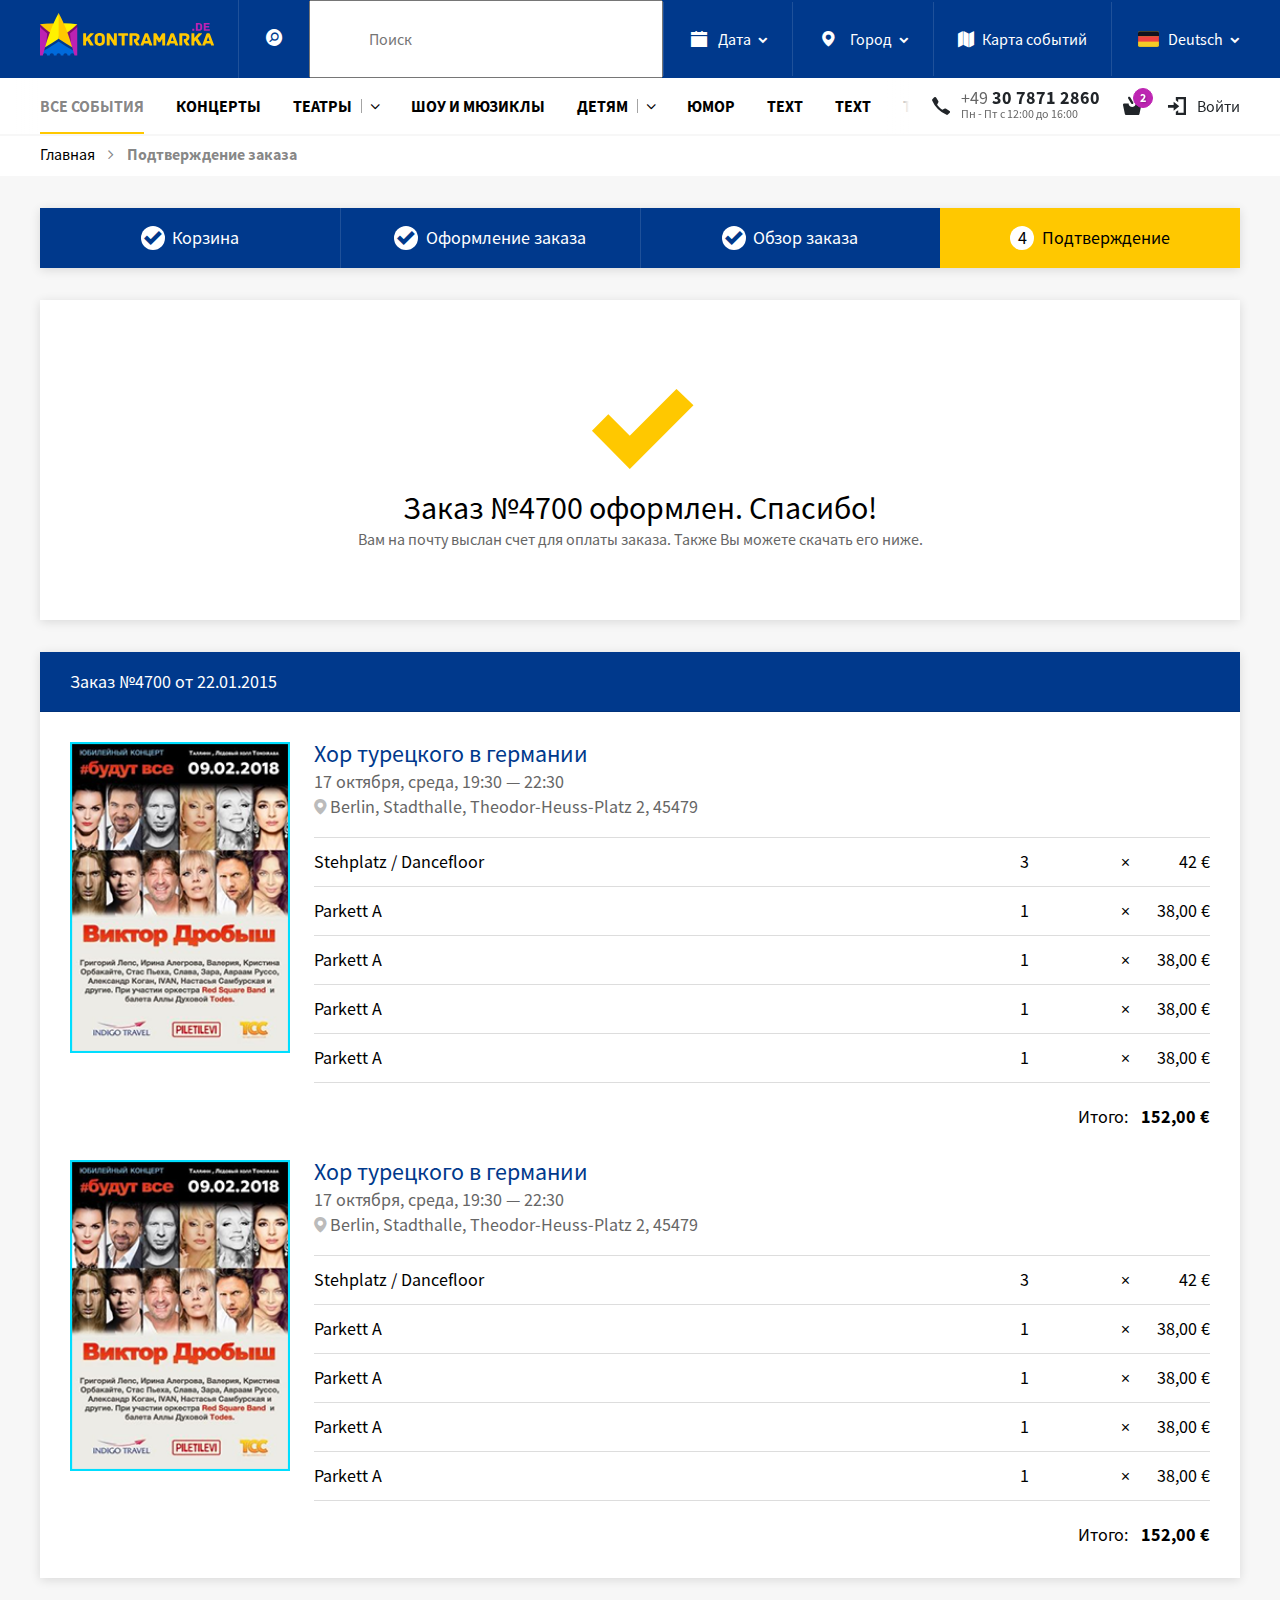
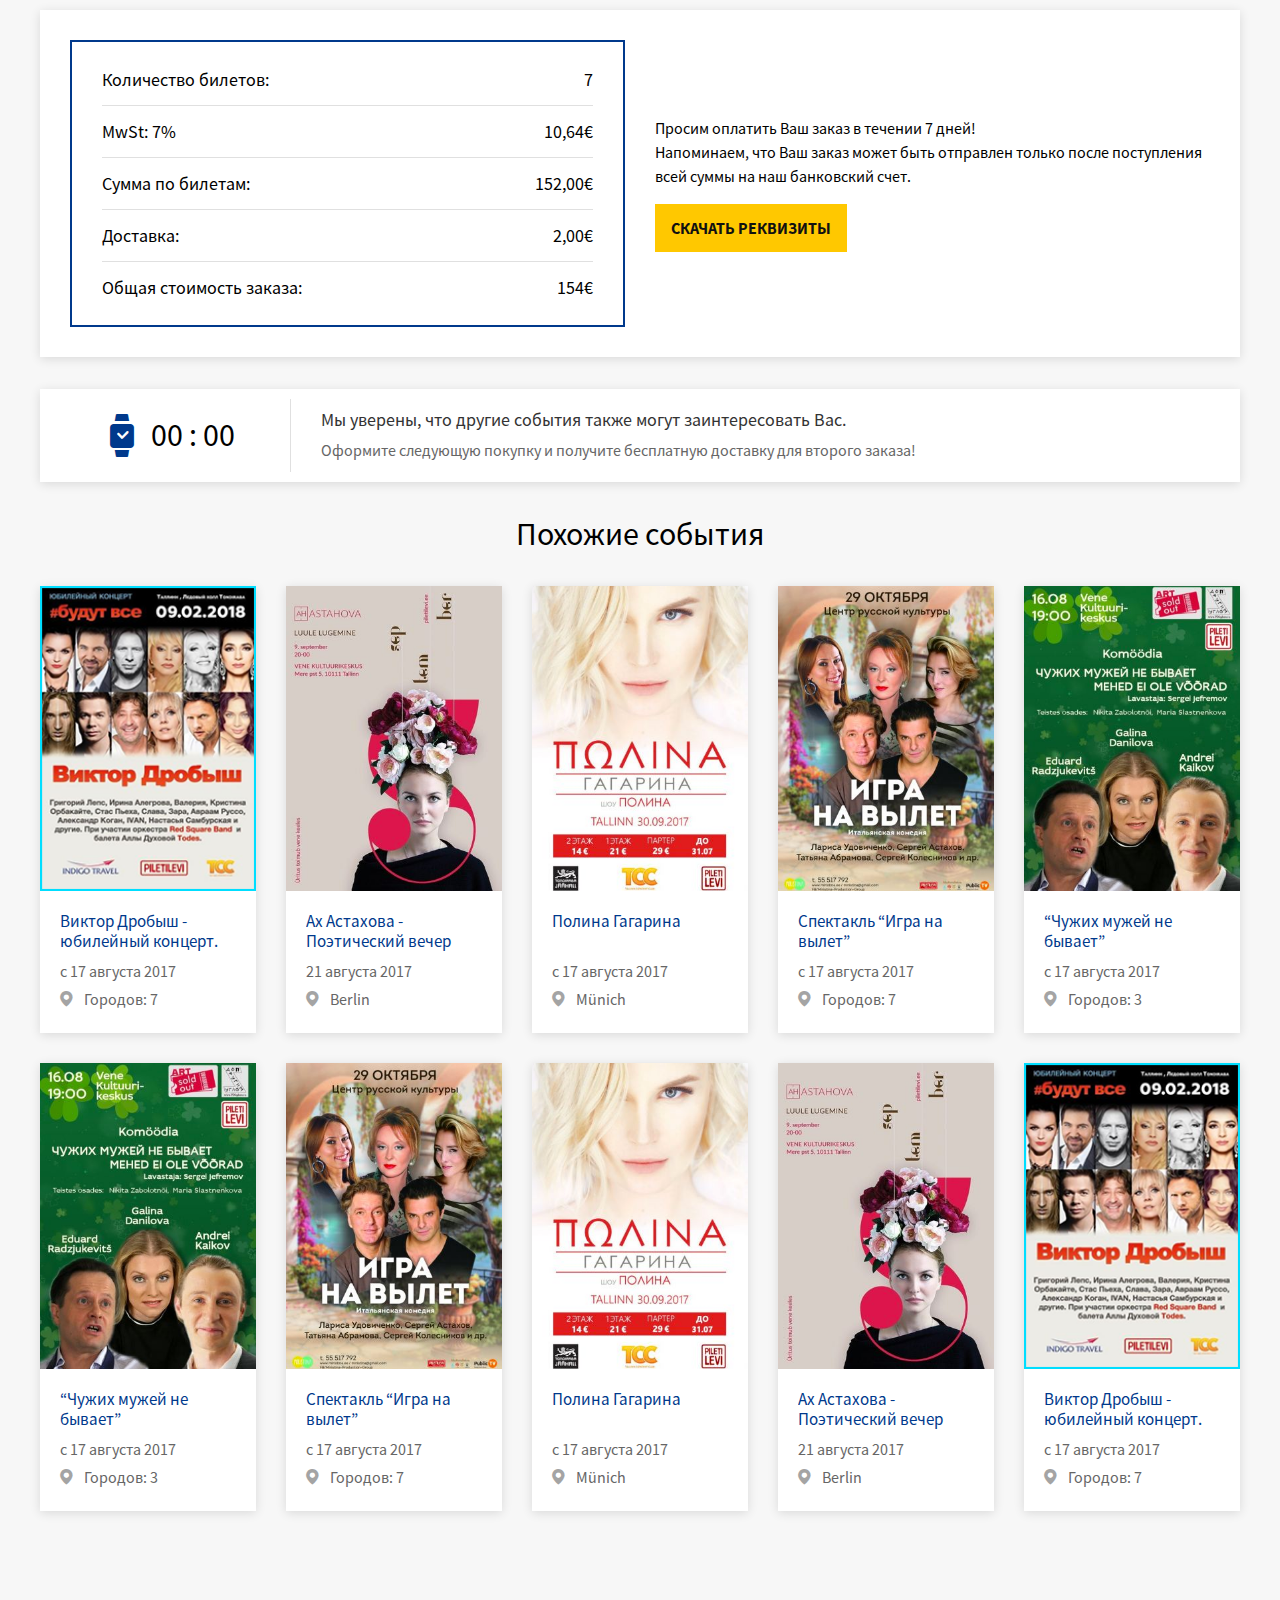
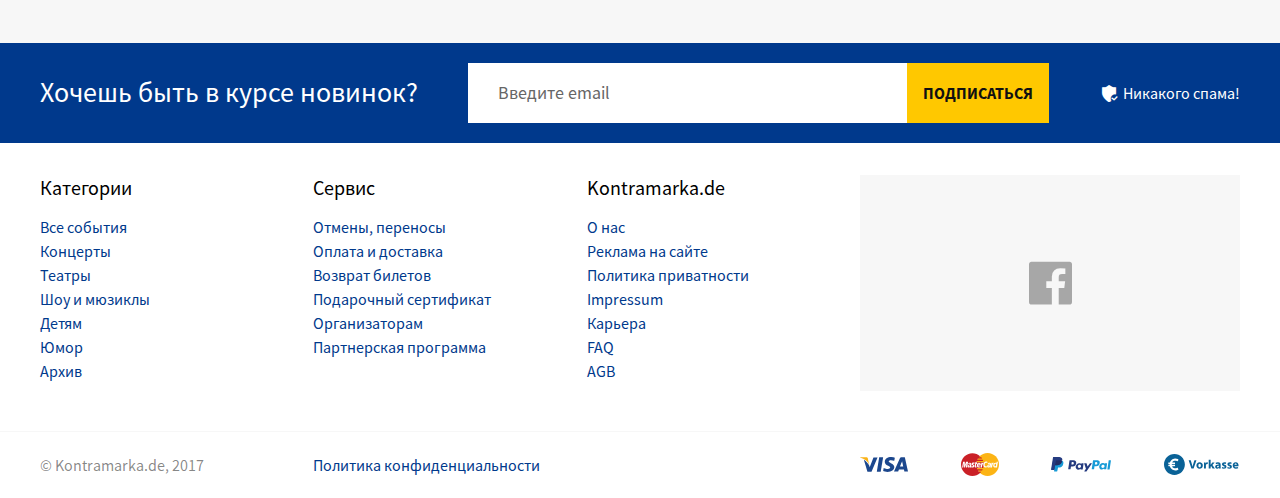
<file: cart-4.html>
<!DOCTYPE html>
<html lang="ru">
<head>
	<meta charset="UTF-8">
	<meta name="viewport" content="width=device-width, initial-scale=1, shrink-to-fit=no">
	<title>Kontramarka</title>
	<link rel="stylesheet" href="/css/kontramarka-theme.css">
</head>
<body>

    <header>
        <section id="cookiesNote" class="bg-dark d-none">
            <div class="container">
                <div class="note">The US-based Amazon website has the information page about cookies located within the “<a href="#">Privacy Notice</a>” page, and for US laws, that’s good enough:<a class="close-note" title="Закрыть">&times;</a></div>
            </div>
        </section>
        <section id="topMenu" class="bg-secondary">
            <div class="container">
                <nav class="navbar">
                    <a class="navbar-brand" href="/"></a>
					<ul class="navbar-nav" id="navbar">
						<li class="nav-item search">
							<a class="nav-link">
								<i class="icon-search"></i>
							</a>
							<form id="search">
								<input type="text" placeholder="Поиск">
								<button type="submit" hidden>Search</button>
							</form>
						</li>
						<li class="nav-item dropdown date">
							<a class="nav-link dropdown-toggle" id="topMenuDate" data-toggle="dropdown" aria-haspopup="true" aria-expanded="false">
								<i class="icon-calendar"></i><span class="d-none d-md-inline">Дата</span>
							</a>
							<div class="dropdown-menu fixed-width" aria-labelledby="topMenuDate">
								<div id="topMenuCalendar" class="calendar">
									<div class="title">
										<a class="prev" onclick="listMonth('2017-08', 'ru');" title="Предыдущий месяц"></a>
										<a class="month" href="/2017-september/">Cентябрь 2017</a>
										<a class="next" onclick="listMonth('2017-10', 'ru');" title="Следующий месяц"></a>
									</div>
									<div class="divider"></div>
									<div class="dates">
										<table cellpadding="0" cellspacing="0">
											<thead>
												<tr class="week">
													<th>Пн</th>
													<th>Вт</th>
													<th>Ср</th>
													<th>Чт</th>
													<th>Пт</th>
													<th>Сб</th>
													<th>Вс</th>
												</tr>
											</thead>
											<tbody>
												<tr>
													<td><span class="old">28</span></td>
													<td><span class="old">29</span></td>
													<td><span class="old">30</span></td>
													<td><span class="old">31</span></td>
													<td><span>1</span></td>
													<td><span>2</span></td>
													<td><span>3</span></td>
												</tr>
												<tr>
													<td><span>4</span></td>
													<td><span>5</span></td>
													<td><span>6</span></td>
													<td><span>7</span></td>
													<td><span>8</span></td>
													<td><span>9</span></td>
													<td><span>10</span></td>
												</tr>
												<tr>
													<td><span>11</span></td>
													<td><span>12</span></td>
													<td><span>13</span></td>
													<td><span>14</span></td>
													<td><span>15</span></td>
													<td><span>16</span></td>
													<td><span>17</span></td>
												</tr>
												<tr>
													<td><span>18</span></td>
													<td><span>19</span></td>
													<td><span>20</span></td>
													<td><span class="today">21</span></td>
													<td><a href="/date/viewday/2017-09-22/">22</a></td>
													<td><span>23</span></td>
													<td><span>24</span></td>
												</tr>
												<tr>
													<td><span>25</span></td>
													<td><a href="/date/viewday/2017-09-26/">26</a></td>
													<td><a href="/date/viewday/2017-09-27/">27</a></td>
													<td><a href="/date/viewday/2017-09-28/">28</a></td>
													<td><a href="/date/viewday/2017-09-29/">29</a></td>
													<td><a href="/date/viewday/2017-09-30/">30</a></td>
													<td><span class="new">1</span></td>
												</tr>
												<tr>
													<td><span class="new">2</span></td>
													<td><span class="new">3</span></td>
													<td><span class="new">4</span></td>
													<td><span class="new">5</span></td>
													<td><span class="new">6</span></td>
													<td><span class="new">7</span></td>
													<td><span class="new">8</span></td>
												</tr>
											</tbody>
										</table>
									</div>
								</div>
							</div>
						</li>
						<li class="nav-item dropdown city">
							<a class="nav-link dropdown-toggle" id="topMenuCity" data-toggle="dropdown" aria-haspopup="true" aria-expanded="false">
								<i class="icon-map-marker"></i>
								<span class="d-none d-md-inline">Город</span>
							</a>
							<div class="dropdown-menu fixed-width autocomplete" aria-labelledby="topMenuCity">
								<div class="list-search">
									<i class="icon-search"></i>
									<input type="text" data-autocomplete="cities" placeholder="Искать город">
								</div>
								<ul class="autocomplete-results">
									<li class="active"><a href="/city/view/aachen/">Aachen</a></li>
									<li><a href="/city/view/altenkirchen/">Altenkirchen</a></li>
									<li><a href="/city/view/altoetting/">Altötting</a></li>
									<li><a href="/city/view/alzey-kirchheimbolanden/">Alzey-Kirchheimbolanden</a></li>
									<li><a href="/city/view/amberg/">Amberg</a></li>
									<li><a href="/city/view/ansbach/">Ansbach</a></li>
									<li><a href="/city/view/aschaffenburg/">Aschaffenburg</a></li>
									<li><a href="/city/view/bad-godesberg/">Bad Godesberg (Bonn)</a></li>
									<li><a href="/city/view/bamberg/">Bamberg</a></li>
									<li><a href="/city/view/bayreuth/">Bayreuth</a></li>
									<li><a href="/city/view/berlin/">Berlin</a></li>
									<li><a href="/city/view/bielefeld/">Bielefeld</a></li>
									<li><a href="/city/view/boeblingen/">Böblingen</a></li>
									<li><a href="/city/view/bonn/">Bonn</a></li>
									<li><a href="/city/view/bremen/">Bremen</a></li>
									<li><a href="/city/view/buende/">Bünde</a></li>
									<li><a href="/city/view/cloppenburg/">Cloppenburg</a></li>
									<li><a href="/city/view/coburg/">Coburg</a></li>
									<li><a href="/city/view/coesfeld/">Coesfeld</a></li>
									<li><a href="/city/view/darmstadt/">Darmstadt</a></li>
									<li><a href="/city/view/deggendorf/">Deggendorf</a></li>
									<li><a href="/city/view/delbrueck/">Delbrück</a></li>
									<li><a href="/city/view/detmold/">Detmold</a></li>
									<li><a href="/city/view/dillingen-saar/">Dillingen Saar</a></li>
									<li><a href="/city/view/dortmund/">Dortmund</a></li>
									<li><a href="/city/view/duisburg/">Duisburg</a></li>
									<li><a href="/city/view/dueren/">Düren</a></li>
									<li><a href="/city/view/duesseldorf/">Düsseldorf</a></li>
									<li><a href="/city/view/erlangen/">Erlangen</a></li>
									<li><a href="/city/view/essen/">Essen</a></li>
									<li><a href="/city/view/frankfurt-am-main/">Frankfurt am Main</a></li>
									<li><a href="/city/view/freiburg/">Freiburg</a></li>
									<li><a href="/city/view/friedrichshafen/">Friedrichshafen</a></li>
									<li><a href="/city/view/fulda/">Fulda</a></li>
									<li><a href="/city/view/fuerth/">Fürth</a></li>
									<li><a href="/city/view/giessen/">Gießen</a></li>
									<li><a href="/city/view/goettingen/">Göttingen</a></li>
									<li><a href="/city/view/gummersbach/">Gummersbach</a></li>
									<li><a href="/city/view/guetersloh/">Gütersloh</a></li>
									<li><a href="/city/view/gamburg/">Hamburg</a></li>
									<li><a href="/city/view/hamm/">Hamm</a></li>
									<li><a href="/city/view/hanau/">Hanau</a></li>
									<li><a href="/city/view/hannover/">Hannover</a></li>
									<li><a href="/city/view/heidenheim/">Heidenheim</a></li>
									<li><a href="/city/view/heilbronn/">Heilbronn</a></li>
									<li><a href="/city/view/herford/">Herford</a></li>
									<li><a href="/city/view/hilden/">Hilden</a></li>
									<li><a href="/city/view/idar-oberstein/">Idar-Oberstein</a></li>
									<li><a href="/city/view/ingolstadt/">Ingolstadt</a></li>
									<li><a href="/city/view/karlsruhe/">Karlsruhe</a></li>
									<li><a href="/city/view/kleve/">Kleve</a></li>
									<li><a href="/city/view/koeln/">Köln</a></li>
									<li><a href="/city/view/krefeld/">Krefeld</a></li>
									<li><a href="/city/view/lahnstein/">Lahnstein</a></li>
									<li><a href="/city/view/leinfelden-echterdingen/">Leinfelden-Echterdingen</a></li>
									<li><a href="/city/view/leipzig/">Leipzig</a></li>
									<li><a href="/city/view/lemgo/">Lemgo</a></li>
									<li><a href="/city/view/limburg/">Limburg</a></li>
									<li><a href="/city/view/lingen/">Lingen</a></li>
									<li><a href="/city/view/luebbecke/">Lübbecke</a></li>
									<li><a href="/city/view/ludwigshafen-am-rhein/">Ludwigshafen am Rhein</a></li>
									<li><a href="/city/view/memmingen/">Memmingen</a></li>
									<li><a href="/city/view/moenchengladbach/">Mönchengladbach</a></li>
									<li><a href="/city/view/muehlheim/">Mülheim an der Ruhr</a></li>
									<li><a href="/city/view/muenchen/">München</a></li>
									<li><a href="/city/view/muenster/">Münster</a></li>
									<li><a href="/city/view/neu-ulm/">Neu Ulm</a></li>
									<li><a href="/city/view/neuss/">Neuss</a></li>
									<li><a href="/city/view/neuwied-koblenz/">Neuwied (Koblenz)</a></li>
									<li><a href="/city/view/nienburg/">Nienburg</a></li>
									<li><a href="/city/view/neurnberg/">Nürnberg</a></li>
									<li><a href="/city/view/offenbach/">Offenbach</a></li>
									<li><a href="/city/view/oldenburg/">Oldenburg</a></li>
									<li><a href="/city/view/osnabrueck/">Osnabrück</a></li>
									<li><a href="/city/view/paderborn/">Paderborn</a></li>
									<li><a href="/city/view/pforzheim/">Pforzheim</a></li>
									<li><a href="/city/view/pocking/">Pocking</a></li>
									<li><a href="/city/view/praha/">Praha</a></li>
									<li><a href="/city/view/rastatt/">Rastatt</a></li>
									<li><a href="/city/view/ratingen/">Ratingen</a></li>
									<li><a href="/city/view/regensburg/">Regensburg</a></li>
									<li><a href="/city/view/rheinbach/">Rheinbach (Bonn)</a></li>
									<li><a href="/city/view/rheine/">Rheine</a></li>
									<li><a href="/city/view/saarbruecken/">Saarbrücken</a></li>
									<li><a href="/city/view/siegen/">Siegen</a></li>
									<li><a href="/city/view/sigmaringen/">Sigmaringen</a></li>
									<li><a href="/city/view/singen/">Singen</a></li>
									<li><a href="/city/view/stuttgart/">Stuttgart</a></li>
									<li><a href="/city/view/trier/">Trier</a></li>
									<li><a href="/city/view/trossingen/">Trossingen</a></li>
									<li><a href="/city/view/ulm/">Ulm</a></li>
									<li><a href="/city/view/vechta/">Vechta</a></li>
									<li><a href="/city/view/veitshoechheim-wuerzburg/">Veitshöchheim (Würzburg)</a></li>
									<li><a href="/city/view/villingen-schwenningen/">Villingen-Schwenningen</a></li>
									<li><a href="/city/view/wattenscheid-bochum/">Wattenscheid (Bochum)</a></li>
									<li><a href="/city/view/werl/">Werl</a></li>
									<li><a href="/city/view/wolfsburg/">Wolfsburg</a></li>
									<li><a href="/city/view/wuerzburg/">Würzburg</a></li>
									<li><a href="/city/view/zweibruecken/">Zweibrücken</a></li>
								</ul>
							</div>
						</li>
						<li class="nav-item d-none d-md-block" data-d-none="true">
							<a href="#" class="nav-link"><i class="fa fa-map"></i><span>Карта<span class="d-none d-lg-inline"> событий</span></span></a>
						</li>
						<li class="nav-item dropdown lang-select">
							<a href="#" class="lang curr-lang nav-link dropdown-toggle" id="topMenuLangSelect" data-toggle="dropdown" aria-haspopup="true" aria-expanded="false">
								<span class="flag de"></span><span class="d-none d-xl-inline">Deutsch</span>
							</a>
							<ul class="dropdown-menu dropdown-menu-right" aria-labelledby="topMenuLangSelect">
								<li class="dropdown-item active">
									<a href="#" class="lang" data-lang-val="de">
										<span class="flag de"></span><span>Deutsch</span>
									</a>
								</li>
								<li class="dropdown-item">
									<a href="#" class="lang" data-lang-val="ru">
										<span class="flag ru"></span><span>Русский</span>
									</a>
								</li>
							</ul>
						</li>
					</ul>
					<a class="navbar-close-nav d-none">&times;</a>
                </nav>
            </div>
        </section>
        <section id="mainMenu">
			<div class="container">
				<div class="main-menu">
					<a class="menu-toggler collapsed d-lg-none mr-auto" data-toggle="collapse" href="#mainMenuCategories" aria-expanded="false" aria-controls="mainMenuCategories"><span class="d-none d-sm-inline">Меню</span></a>
					<div class="menu-item optional out dropdown reference date">
						<a id="mainMenuDate" data-toggle="dropdown" data-flip="false">
							<i class="icon-calendar"></i><span class="d-none d-xl-inline">Дата</span>
						</a>
						<div class="dropdown-menu fixed-width" aria-labelledby="mainMenuDate">
							<div id="mainMenuCalendar" class="calendar">
								<div class="title dd-menu-header">
									<a class="prev" onclick="listMonth('2017-08', 'ru');" title="Предыдущий месяц"></a>
									<a class="month" href="/2017-september/">Cентябрь 2017</a>
									<a class="next" onclick="listMonth('2017-10', 'ru');" title="Следующий месяц"></a>
								</div>
								<div class="divider"></div>
								<div class="dates dd-menu-body">
									<table cellpadding="0" cellspacing="0">
										<thead>
											<tr class="week">
												<th>Пн</th>
												<th>Вт</th>
												<th>Ср</th>
												<th>Чт</th>
												<th>Пт</th>
												<th>Сб</th>
												<th>Вс</th>
											</tr>
										</thead>
										<tbody>
											<tr>
												<td><span class="old">28</span></td>
												<td><span class="old">29</span></td>
												<td><span class="old">30</span></td>
												<td><span class="old">31</span></td>
												<td><span>1</span></td>
												<td><span>2</span></td>
												<td><span>3</span></td>
											</tr>
											<tr>
												<td><span>4</span></td>
												<td><span>5</span></td>
												<td><span>6</span></td>
												<td><span>7</span></td>
												<td><span>8</span></td>
												<td><span>9</span></td>
												<td><span>10</span></td>
											</tr>
											<tr>
												<td><span>11</span></td>
												<td><span>12</span></td>
												<td><span>13</span></td>
												<td><span>14</span></td>
												<td><span>15</span></td>
												<td><span>16</span></td>
												<td><span>17</span></td>
											</tr>
											<tr>
												<td><span>18</span></td>
												<td><span>19</span></td>
												<td><span>20</span></td>
												<td><span class="today">21</span></td>
												<td><a href="/date/viewday/2017-09-22/">22</a></td>
												<td><span>23</span></td>
												<td><span>24</span></td>
											</tr>
											<tr>
												<td><span>25</span></td>
												<td><a href="/date/viewday/2017-09-26/">26</a></td>
												<td><a href="/date/viewday/2017-09-27/">27</a></td>
												<td><a href="/date/viewday/2017-09-28/">28</a></td>
												<td><a href="/date/viewday/2017-09-29/">29</a></td>
												<td><a href="/date/viewday/2017-09-30/">30</a></td>
												<td><span class="new">1</span></td>
											</tr>
											<tr>
												<td><span class="new">2</span></td>
												<td><span class="new">3</span></td>
												<td><span class="new">4</span></td>
												<td><span class="new">5</span></td>
												<td><span class="new">6</span></td>
												<td><span class="new">7</span></td>
												<td><span class="new">8</span></td>
											</tr>
										</tbody>
									</table>
								</div>
							</div>
						</div>
					</div>
					<div class="menu-item optional out dropdown reference city">
						<a id="mainMenuCity" data-toggle="dropdown" data-flip="false">
							<i class="icon-map-marker"></i>
							<span class="d-none d-xl-inline">Город</span>
						</a>
						<div class="dropdown-menu fixed-width autocomplete" aria-labelledby="mainMenuCity">
							<div class="dd-menu-header list-search">
								<i class="icon-search"></i>
								<input type="text" data-autocomplete="cities" placeholder="Искать город">
							</div>
							<ul class="dd-menu-body autocomplete-results">
								<li class="active"><a href="/city/view/aachen/">Aachen</a></li>
								<li><a href="/city/view/altenkirchen/">Altenkirchen</a></li>
								<li><a href="/city/view/altoetting/">Altötting</a></li>
								<li><a href="/city/view/alzey-kirchheimbolanden/">Alzey-Kirchheimbolanden</a></li>
								<li><a href="/city/view/amberg/">Amberg</a></li>
								<li><a href="/city/view/ansbach/">Ansbach</a></li>
								<li><a href="/city/view/aschaffenburg/">Aschaffenburg</a></li>
								<li><a href="/city/view/bad-godesberg/">Bad Godesberg (Bonn)</a></li>
								<li><a href="/city/view/bamberg/">Bamberg</a></li>
								<li><a href="/city/view/bayreuth/">Bayreuth</a></li>
								<li><a href="/city/view/berlin/">Berlin</a></li>
								<li><a href="/city/view/bielefeld/">Bielefeld</a></li>
								<li><a href="/city/view/boeblingen/">Böblingen</a></li>
								<li><a href="/city/view/bonn/">Bonn</a></li>
								<li><a href="/city/view/bremen/">Bremen</a></li>
								<li><a href="/city/view/buende/">Bünde</a></li>
								<li><a href="/city/view/cloppenburg/">Cloppenburg</a></li>
								<li><a href="/city/view/coburg/">Coburg</a></li>
								<li><a href="/city/view/coesfeld/">Coesfeld</a></li>
								<li><a href="/city/view/darmstadt/">Darmstadt</a></li>
								<li><a href="/city/view/deggendorf/">Deggendorf</a></li>
								<li><a href="/city/view/delbrueck/">Delbrück</a></li>
								<li><a href="/city/view/detmold/">Detmold</a></li>
								<li><a href="/city/view/dillingen-saar/">Dillingen Saar</a></li>
								<li><a href="/city/view/dortmund/">Dortmund</a></li>
								<li><a href="/city/view/duisburg/">Duisburg</a></li>
								<li><a href="/city/view/dueren/">Düren</a></li>
								<li><a href="/city/view/duesseldorf/">Düsseldorf</a></li>
								<li><a href="/city/view/erlangen/">Erlangen</a></li>
								<li><a href="/city/view/essen/">Essen</a></li>
								<li><a href="/city/view/frankfurt-am-main/">Frankfurt am Main</a></li>
								<li><a href="/city/view/freiburg/">Freiburg</a></li>
								<li><a href="/city/view/friedrichshafen/">Friedrichshafen</a></li>
								<li><a href="/city/view/fulda/">Fulda</a></li>
								<li><a href="/city/view/fuerth/">Fürth</a></li>
								<li><a href="/city/view/giessen/">Gießen</a></li>
								<li><a href="/city/view/goettingen/">Göttingen</a></li>
								<li><a href="/city/view/gummersbach/">Gummersbach</a></li>
								<li><a href="/city/view/guetersloh/">Gütersloh</a></li>
								<li><a href="/city/view/gamburg/">Hamburg</a></li>
								<li><a href="/city/view/hamm/">Hamm</a></li>
								<li><a href="/city/view/hanau/">Hanau</a></li>
								<li><a href="/city/view/hannover/">Hannover</a></li>
								<li><a href="/city/view/heidenheim/">Heidenheim</a></li>
								<li><a href="/city/view/heilbronn/">Heilbronn</a></li>
								<li><a href="/city/view/herford/">Herford</a></li>
								<li><a href="/city/view/hilden/">Hilden</a></li>
								<li><a href="/city/view/idar-oberstein/">Idar-Oberstein</a></li>
								<li><a href="/city/view/ingolstadt/">Ingolstadt</a></li>
								<li><a href="/city/view/karlsruhe/">Karlsruhe</a></li>
								<li><a href="/city/view/kleve/">Kleve</a></li>
								<li><a href="/city/view/koeln/">Köln</a></li>
								<li><a href="/city/view/krefeld/">Krefeld</a></li>
								<li><a href="/city/view/lahnstein/">Lahnstein</a></li>
								<li><a href="/city/view/leinfelden-echterdingen/">Leinfelden-Echterdingen</a></li>
								<li><a href="/city/view/leipzig/">Leipzig</a></li>
								<li><a href="/city/view/lemgo/">Lemgo</a></li>
								<li><a href="/city/view/limburg/">Limburg</a></li>
								<li><a href="/city/view/lingen/">Lingen</a></li>
								<li><a href="/city/view/luebbecke/">Lübbecke</a></li>
								<li><a href="/city/view/ludwigshafen-am-rhein/">Ludwigshafen am Rhein</a></li>
								<li><a href="/city/view/memmingen/">Memmingen</a></li>
								<li><a href="/city/view/moenchengladbach/">Mönchengladbach</a></li>
								<li><a href="/city/view/muehlheim/">Mülheim an der Ruhr</a></li>
								<li><a href="/city/view/muenchen/">München</a></li>
								<li><a href="/city/view/muenster/">Münster</a></li>
								<li><a href="/city/view/neu-ulm/">Neu Ulm</a></li>
								<li><a href="/city/view/neuss/">Neuss</a></li>
								<li><a href="/city/view/neuwied-koblenz/">Neuwied (Koblenz)</a></li>
								<li><a href="/city/view/nienburg/">Nienburg</a></li>
								<li><a href="/city/view/neurnberg/">Nürnberg</a></li>
								<li><a href="/city/view/offenbach/">Offenbach</a></li>
								<li><a href="/city/view/oldenburg/">Oldenburg</a></li>
								<li><a href="/city/view/osnabrueck/">Osnabrück</a></li>
								<li><a href="/city/view/paderborn/">Paderborn</a></li>
								<li><a href="/city/view/pforzheim/">Pforzheim</a></li>
								<li><a href="/city/view/pocking/">Pocking</a></li>
								<li><a href="/city/view/praha/">Praha</a></li>
								<li><a href="/city/view/rastatt/">Rastatt</a></li>
								<li><a href="/city/view/ratingen/">Ratingen</a></li>
								<li><a href="/city/view/regensburg/">Regensburg</a></li>
								<li><a href="/city/view/rheinbach/">Rheinbach (Bonn)</a></li>
								<li><a href="/city/view/rheine/">Rheine</a></li>
								<li><a href="/city/view/saarbruecken/">Saarbrücken</a></li>
								<li><a href="/city/view/siegen/">Siegen</a></li>
								<li><a href="/city/view/sigmaringen/">Sigmaringen</a></li>
								<li><a href="/city/view/singen/">Singen</a></li>
								<li><a href="/city/view/stuttgart/">Stuttgart</a></li>
								<li><a href="/city/view/trier/">Trier</a></li>
								<li><a href="/city/view/trossingen/">Trossingen</a></li>
								<li><a href="/city/view/ulm/">Ulm</a></li>
								<li><a href="/city/view/vechta/">Vechta</a></li>
								<li><a href="/city/view/veitshoechheim-wuerzburg/">Veitshöchheim (Würzburg)</a></li>
								<li><a href="/city/view/villingen-schwenningen/">Villingen-Schwenningen</a></li>
								<li><a href="/city/view/wattenscheid-bochum/">Wattenscheid (Bochum)</a></li>
								<li><a href="/city/view/werl/">Werl</a></li>
								<li><a href="/city/view/wolfsburg/">Wolfsburg</a></li>
								<li><a href="/city/view/wuerzburg/">Würzburg</a></li>
								<li><a href="/city/view/zweibruecken/">Zweibrücken</a></li>
							</ul>
						</div>
					</div>
					<a href="tel:+493078712860" class="phone menu-item">
						<i class="icon-phone"></i>
						<div class="d-none d-lg-inline-block">
							<span class="number"><span class="code text-muted">+49</span> 30 7871 2860</span>
							<div class="time text-muted">Пн - Пт с 12:00 до 16:00</div>
						</div>
					</a>
					<a href="#" class="menu-item cart">
						<span class="cart-outer">
							<i class="icon-basket"></i>
							<span class="badge badge-accent cart-count">2</span>
						</span>
					</a>
					<a class="menu-item login" data-toggle="modal" data-target="#loginModal">
						<i class="icon-sign-in"></i>
						<span class="nav-item-text d-none d-md-inline">Войти</span>
					</a>
					<div class="menu-wrapper draggable-lg-up">
						<div class="drag-fog left d-none d-lg-block"></div>
						<div class="drag-item menu-body collapse" id="mainMenuCategories">
							<ul class="categories">
								<li class="nav-item"><a href="/" class="nav-link active" title="Все события">Все события</a></li>
								<li class="nav-item"><a href="/concerts/" class="nav-link" title="Концерты">Концерты</a></li>
								<li class="nav-item dropdown reference" id="mainMenu_theaters">
									<a href="/" class="nav-link" title="Театры">Театры</a>
									<a class="arrow"><i class="fa fa-angle-down"></i></a>
									<ul class="sub-categories dropdown-menu" aria-labelledby="mainMenu_theaters">
										<li class="dropdown-item"><a href="#">Балет</a></li>
										<li class="dropdown-item"><a href="#">Спектакли</a></li>
									</ul>
								</li>
								<li class="nav-item"><a href="javascript:void(0)" class="nav-link" title="Шоу и мюзиклы">Шоу и мюзиклы</a></li>
								<li class="nav-item dropdown reference" id="mainMenu_children">
									<a href="javascript:void(0)" class="nav-link" title="Детям">Детям</a>
									<a class="arrow"><i class="fa fa-angle-down"></i></a>
									<ul class="sub-categories dropdown-menu" aria-labelledby="mainMenu_children">
										<li class="dropdown-item"><a href="#">Новогодняя ёлка</a></li>
									</ul>
								</li>
								<li class="nav-item"><a href="javascript:void(0)" class="nav-link" title="Юмор">Юмор</a></li>
								<li class="nav-item"><a href="javascript:void(0)" class="nav-link">text</a></li>
								<li class="nav-item"><a href="javascript:void(0)" class="nav-link">text</a></li>
								<li class="nav-item"><a href="javascript:void(0)" class="nav-link">text</a></li>
							</ul>
						</div>
						<div class="drag-fog right d-none d-lg-block mr-auto"></div>
					</div>
				</div>
			</div>
			<div class="loader"></div>
			<canvas id="confetti"></canvas>
        </section>
    </header>

    <main>
		<section class="breadcrumbs">
			<div class="container">
				<div id="speedbar">
			        <div xmlns:v="http://rdf.data-vocabulary.org/#">
						<span typeof="v:Breadcrumb">
							<a rel="v:url" property="v:title" href="/">Главная</a>
						</span>
						<i class="fa fa-angle-right"></i>
						Подтверждение заказа
					</div>
			    </div>
			</div>
		</section>
		<section class="page-block">
			<div class="container">
				<div class="box nav nav-tabs steps">
					<div class="nav-item complete">
						<span class="tab-num">1</span>
						<span class="tab-text">Корзина</span>
					</div>
					<div class="nav-item complete">
						<span class="tab-num">2</span>
						<span class="tab-text">Оформление заказа</span>
					</div>
					<div class="nav-item complete">
						<span class="tab-num">3</span>
						<span class="tab-text">Обзор заказа</span>
					</div>
					<div class="nav-item active">
						<span class="tab-num">4</span>
						<span class="tab-text">Подтверждение</span>
					</div>
				</div>
			</div>
		</section>
		<section class="page-block">
			<div class="container">
				<div id="cartMessager"></div>
				<div class="box">
					<div class="box-header bg-secondary">Заказ №4700 от 22.01.2015</div>
					<div class="box-body">
						<div class="event-info extended">
							<div class="event-info__pic">
								<a href="http://www.admin.parsoft.ru/tour/vladimir-kuzmin/category/520/3582/" class="a4 preloading">
									<img src="/images/public/events/ex.png" alt="ани лорак в германии 2017, kontramarka.de" title="Ани Лорак в Германии 2017"/>
								</a>
							</div>
							<div class="event-info__content">
								<div class="event-info__main">
									<h1 class="event-info__title"><a href="http://www.admin.parsoft.ru/tour/vladimir-kuzmin/category/520/3582/">Хор турецкого в германии</a></h1>
									<div class="event-info__datetime">17 октября, среда, 19:30 — 22:30</div>
									<div class="event-info__place">Berlin, Stadthalle, Theodor-Heuss-Platz 2, 45479</div>
								</div>
								<div class="event-info__extend">
									<div class="d-flex-col">
										<div class="tickets">
											<div class="tickets-item">
	                                            <div class="tickets-item__descr">Stehplatz / Dancefloor</div>
	                                            <div class="tickets-item__amount"><span class="d-sm-none">Количество: </span>3</div>
	                                            <div class="tickets-item__separator">&times;</div>
	                                            <div class="tickets-item__price">42 €</div>
	                                        </div>
											<div class="tickets-item">
												<div class="tickets-item__descr">Parkett A</div>
												<div class="tickets-item__amount"><span class="d-sm-none">Количество: </span>1</div>
	                                            <div class="tickets-item__separator">&times;</div>
												<div class="tickets-item__price">38,00 €</div>
											</div>
											<div class="tickets-item">
												<div class="tickets-item__descr">Parkett A</div>
												<div class="tickets-item__amount"><span class="d-sm-none">Количество: </span>1</div>
	                                            <div class="tickets-item__separator">&times;</div>
												<div class="tickets-item__price">38,00 €</div>
											</div>
											<div class="tickets-item">
												<div class="tickets-item__descr">Parkett A</div>
												<div class="tickets-item__amount"><span class="d-sm-none">Количество: </span>1</div>
	                                            <div class="tickets-item__separator">&times;</div>
												<div class="tickets-item__price">38,00 €</div>
											</div>
											<div class="tickets-item">
												<div class="tickets-item__descr">Parkett A</div>
												<div class="tickets-item__amount"><span class="d-sm-none">Количество: </span>1</div>
	                                            <div class="tickets-item__separator">&times;</div>
												<div class="tickets-item__price">38,00 €</div>
											</div>
										</div>
										<div class="tickets-total">Итого: <span class="value">152,00 €</span></div>
									</div>
								</div>
							</div>
						</div>
						<div class="event-info extended">
							<div class="event-info__pic">
								<a href="http://www.admin.parsoft.ru/tour/vladimir-kuzmin/category/520/3582/" class="a4 preloading">
									<img src="/images/public/events/ex.png" alt="ани лорак в германии 2017, kontramarka.de" title="Ани Лорак в Германии 2017"/>
								</a>
							</div>
							<div class="event-info__content">
								<div class="event-info__main">
									<h1 class="event-info__title"><a href="http://www.admin.parsoft.ru/tour/vladimir-kuzmin/category/520/3582/">Хор турецкого в германии</a></h1>
									<div class="event-info__datetime">17 октября, среда, 19:30 — 22:30</div>
									<div class="event-info__place">Berlin, Stadthalle, Theodor-Heuss-Platz 2, 45479</div>
								</div>
								<div class="event-info__extend">
									<div class="d-flex-col">
										<div class="tickets">
											<div class="tickets-item">
	                                            <div class="tickets-item__descr">Stehplatz / Dancefloor</div>
	                                            <div class="tickets-item__amount"><span class="d-sm-none">Количество: </span>3</div>
	                                            <div class="tickets-item__separator">&times;</div>
	                                            <div class="tickets-item__price">42 €</div>
	                                        </div>
											<div class="tickets-item">
												<div class="tickets-item__descr">Parkett A</div>
												<div class="tickets-item__amount"><span class="d-sm-none">Количество: </span>1</div>
	                                            <div class="tickets-item__separator">&times;</div>
												<div class="tickets-item__price">38,00 €</div>
											</div>
											<div class="tickets-item">
												<div class="tickets-item__descr">Parkett A</div>
												<div class="tickets-item__amount"><span class="d-sm-none">Количество: </span>1</div>
	                                            <div class="tickets-item__separator">&times;</div>
												<div class="tickets-item__price">38,00 €</div>
											</div>
											<div class="tickets-item">
												<div class="tickets-item__descr">Parkett A</div>
												<div class="tickets-item__amount"><span class="d-sm-none">Количество: </span>1</div>
	                                            <div class="tickets-item__separator">&times;</div>
												<div class="tickets-item__price">38,00 €</div>
											</div>
											<div class="tickets-item">
												<div class="tickets-item__descr">Parkett A</div>
												<div class="tickets-item__amount"><span class="d-sm-none">Количество: </span>1</div>
	                                            <div class="tickets-item__separator">&times;</div>
												<div class="tickets-item__price">38,00 €</div>
											</div>
										</div>
										<div class="tickets-total">Итого: <span class="value">152,00 €</span></div>
									</div>
								</div>
							</div>
						</div>
					</div>
				</div>
			</div>
		</section>
		<section class="page-block">
			<div class="container">
				<div class="box">
					<div class="box-body">
						<div class="row">
							<div class="col-12 col-md-6 mb-3 mb-md-0">
								<div class="action-block-big action-block-highlited">
									<div class="action-block-item"><span>Количество билетов:</span><span class="value">7</span></div>
									<div class="action-block-item"><span>MwSt: 7%</span><span class="value">10,64&euro;</span></div>
									<div class="action-block-item"><span>Сумма по билетам:</span><span class="value">152,00&euro;</span></div>
									<div class="action-block-item"><span>Доставка:</span><span class="value">2,00&euro;</span></div>
									<div class="action-block-item"><span>Общая стоимость заказа:</span><span class="value">154&euro;</span></div>
								</div>
							</div>
							<div class="col-12 col-md-6 d-flex flex-column justify-content-center align-items-start">
								<p>Просим оплатить Ваш заказ в течении 7 дней!<br>Напоминаем, что Ваш заказ может быть отправлен только после поступления всей суммы на наш банковский счет.</p>
								<button class="download-btn btn btn-primary btn-block d-sm-none">Скачать реквизиты</button>
								<button class="download-btn btn btn-primary d-none d-sm-inline-block">Скачать реквизиты</button>
							</div>
						</div>
					</div>
				</div>
			</div>
		</section>
		<section class="page-block">
			<div class="container">
				<div class="box">
					<div class="box-body">
						<div class="countdown">
							<div class="countdown__time">
								<i class="icon-watch"></i><span id="cartCountdown"></span>
							</div>
							<div class="countdown__text">
								<h5>Мы уверены, что другие события также могут заинтересовать Вас.</h5>
								<p class="plain-text">Оформите следующую покупку и получите бесплатную доставку для второго заказа!</p>
							</div>
						</div>
					</div>
				</div>
			</div>
		</section>
		<section class="page-block">
			<div class="container">
				<h2 class="page-block-title">Похожие события</h2>
				<div class="events">
					<div class="events__item">
						<div class="event">
							<div class="event__img event__img--a4 preloading">
								<img class="fade" src="/images/public/events/ex.png" alt="Виктор Дробыш - юбилейный концерт." />
							</div>
							<div class="event__body">
								<a href="/tour.html" class="btn btn-primary action">Купить билет</a>
								<a href="/tour.html" class="block-title">
									<span class="block-title__text">Виктор Дробыш - юбилейный концерт.</span>
								</a>
								<div class="event__info">
									<div class="event__date">
										<div class="d-lg-none">с 17.08.2017</div>
										<div class="d-none d-lg-inline">с 17 августа 2017</div>
									</div>
									<ul class="event__cities">
										<li class="multiple-places">Городов: 7</li>
										<li>Berlin</li>
										<li>Münich</li>
										<li>Hamburg</li>
										<li>Düsseldorf</li>
										<li><a href="/tour.html">Все города</a></li>
									</ul>
								</div>
							</div>
						</div>
					</div>
					<div class="events__item">
						<div class="event">
							<div class="event__img event__img--a4 preloading">
								<img class="fade" src="/images/public/events/2.png" alt="Ах Астахова - Поэтический вечер">
							</div>
							<div class="event__body">
								<a href="/tour.html" class="btn btn-primary action">Купить билет</a>
								<a href="/tour.html" class="block-title">
									<span class="block-title__text">Ах Астахова - Поэтический вечер</span>
								</a>
								<div class="event__info">
									<div class="event__date">
										<div class="d-lg-none">21.08.2017</div>
										<div class="d-none d-lg-inline">21 августа 2017</div>
									</div>
									<ul class="event__cities">
										<li><span class="event__hover-none">Berlin</span><span class="event__hover-only">Alte Münze, Molkenmarkt 2, 10179 Berlin</span></li>
									</ul>
								</div>
							</div>
						</div>
					</div>
					<div class="events__item">
						<div class="event">
							<div class="event__img event__img--a4 preloading">
								<img class="fade" src="/images/public/events/3.png" alt="Полина Гагарина">
							</div>
							<div class="event__body">
								<a href="/tour.html" class="btn btn-primary action">Купить билет</a>
								<a href="/tour.html" class="block-title">
									<span class="block-title__text">Полина Гагарина</span>
								</a>
								<div class="event__info">
									<div class="event__date">
										<div class="d-lg-none">с 17.08.2017</div>
										<div class="d-none d-lg-inline">с 17 августа 2017</div>
									</div>
									<ul class="event__cities">
										<li>Münich</li>
									</ul>
								</div>
							</div>
						</div>
					</div>
					<div class="events__item">
						<div class="event">
							<div class="event__img event__img--a4 preloading">
								<img class="fade" src="/images/public/events/4.png" alt="Спектакль “Игра на вылет”">
							</div>
							<div class="event__body">
								<a href="/tour.html" class="btn btn-primary action">Купить билет</a>
								<a href="/tour.html" class="block-title">
									<span class="block-title__text">Спектакль “Игра на вылет”</span>
								</a>
								<div class="event__info">
									<div class="event__date">
										<div class="d-lg-none">с 17.08.2017</div>
										<div class="d-none d-lg-inline">с 17 августа 2017</div>
									</div>
									<ul class="event__cities">
										<li class="multiple-places">Городов: 7</li>
										<li>Berlin</li>
										<li>Münich</li>
										<li>Hamburg</li>
										<li>Düsseldorf</li>
										<li><a href="/tour.html">Все города</a></li>
									</ul>
								</div>
							</div>
						</div>
					</div>
					<div class="events__item">
						<div class="event">
							<div class="event__img event__img--a4 preloading">
								<img class="fade" src="/images/public/events/5.png" alt="“Чужих мужей не бывает”">
							</div>
							<div class="event__body">
								<a href="/tour.html" class="btn btn-primary action">Купить билет</a>
								<a href="/tour.html" class="block-title">
									<span class="block-title__text">“Чужих мужей не бывает”</span>
								</a>
								<div class="event__info">
									<div class="event__date">
										<div class="d-lg-none">с 17.08.2017</div>
										<div class="d-none d-lg-inline">с 17 августа 2017</div>
									</div>
									<ul class="event__cities">
										<li class="multiple-places">Городов: 3</li>
										<li>Berlin</li>
										<li>Münich</li>
										<li>Hamburg</li>
									</ul>
								</div>
							</div>
						</div>
					</div>
					<div class="events__item">
						<div class="event">
							<div class="event__img event__img--a4 preloading">
								<img class="fade" src="/images/public/events/5.png" alt="“Чужих мужей не бывает”">
							</div>
							<div class="event__body">
								<a href="/tour.html" class="btn btn-primary action">Купить билет</a>
								<a href="/tour.html" class="block-title">
									<span class="block-title__text">“Чужих мужей не бывает”</span>
								</a>
								<div class="event__info">
									<div class="event__date">
										<div class="d-lg-none">с 17.08.2017</div>
										<div class="d-none d-lg-inline">с 17 августа 2017</div>
									</div>
									<ul class="event__cities">
										<li class="multiple-places">Городов: 3</li>
										<li>Berlin</li>
										<li>Münich</li>
										<li>Hamburg</li>
									</ul>
								</div>
							</div>
						</div>
					</div>
					<div class="events__item">
						<div class="event">
							<div class="event__img event__img--a4 preloading">
								<img class="fade" src="/images/public/events/4.png" alt="Спектакль “Игра на вылет”">
							</div>
							<div class="event__body">
								<a href="/tour.html" class="btn btn-primary action">Купить билет</a>
								<a href="/tour.html" class="block-title">
									<span class="block-title__text">Спектакль “Игра на вылет”</span>
								</a>
								<div class="event__info">
									<div class="event__date">
										<div class="d-lg-none">с 17.08.2017</div>
										<div class="d-none d-lg-inline">с 17 августа 2017</div>
									</div>
									<ul class="event__cities">
										<li class="multiple-places">Городов: 7</li>
										<li>Berlin</li>
										<li>Münich</li>
										<li>Hamburg</li>
										<li>Düsseldorf</li>
										<li><a href="/tour.html">Все города</a></li>
									</ul>
								</div>
							</div>
						</div>
					</div>
					<div class="events__item">
						<div class="event">
							<div class="event__img event__img--a4 preloading">
								<img class="fade" src="/images/public/events/3.png" alt="Полина Гагарина">
							</div>
							<div class="event__body">
								<a href="/tour.html" class="btn btn-primary action">Купить билет</a>
								<a href="/tour.html" class="block-title">
									<span class="block-title__text">Полина Гагарина</span>
								</a>
								<div class="event__info">
									<div class="event__date">
										<div class="d-lg-none">с 17.08.2017</div>
										<div class="d-none d-lg-inline">с 17 августа 2017</div>
									</div>
									<ul class="event__cities">
										<li>Münich</li>
									</ul>
								</div>
							</div>
						</div>
					</div>
					<div class="events__item">
						<div class="event">
							<div class="event__img event__img--a4 preloading">
								<img class="fade" src="/images/public/events/2.png" alt="Ах Астахова - Поэтический вечер">
							</div>
							<div class="event__body">
								<a href="/tour.html" class="btn btn-primary action">Купить билет</a>
								<a href="/tour.html" class="block-title">
									<span class="block-title__text">Ах Астахова - Поэтический вечер</span>
								</a>
								<div class="event__info">
									<div class="event__date">
										<div class="d-lg-none">21.08.2017</div>
										<div class="d-none d-lg-inline">21 августа 2017</div>
									</div>
									<ul class="event__cities">
										<li><span class="event__hover-none">Berlin</span><span class="event__hover-only">Alte Münze, Molkenmarkt 2, 10179 Berlin</span></li>
									</ul>
								</div>
							</div>
						</div>
					</div>
					<div class="events__item">
						<div class="event">
							<div class="event__img event__img--a4 preloading">
								<img class="fade" src="/images/public/events/ex.png" alt="Виктор Дробыш - юбилейный концерт." />
							</div>
							<div class="event__body">
								<a href="/tour.html" class="btn btn-primary action">Купить билет</a>
								<a href="/tour.html" class="block-title">
									<span class="block-title__text">Виктор Дробыш - юбилейный концерт.</span>
								</a>
								<div class="event__info">
									<div class="event__date">
										<div class="d-lg-none">с 17.08.2017</div>
										<div class="d-none d-lg-inline">с 17 августа 2017</div>
									</div>
									<ul class="event__cities">
										<li class="multiple-places">Городов: 7</li>
										<li>Berlin</li>
										<li>Münich</li>
										<li>Hamburg</li>
										<li>Düsseldorf</li>
										<li><a href="/tour.html">Все города</a></li>
									</ul>
								</div>
							</div>
						</div>
					</div>
				</div>
			</div>
		</section>
    </main>

	<footer>
		<section id="subscribe" class="bg-secondary">
			<div class="container">
				<div class="title">Хочешь быть в курсе новинок?</div>
				<div class="form">
					<form>
						<div class="input-group">
							<div class="form-control border-0">
								<input type="email" data-placeholder="example@mail.com" id="subscribe_email">
								<label for="subscribe_email" class="placeholder centered">Введите email</label>
							</div>
							<button class="btn btn-primary" type="submit">Подписаться</button>
						</div>
					</form>
				</div>
				<div class="secure">
					<i class="icon-secure"></i><span>Никакого спама!</span>
				</div>
			</div>
		</section>
		<section id="footMenu" class="bg-white">
            <div class="container">
                <div class="row">
					<div class="col-lg-7 col-xl-8">
						<div class="row">
							<div class="col-sm-4 d-none d-sm-block">
		                        <h4>Категории</h4>
		                        <ul class="links-list">
		                            <li><a href="#">Все события</a></li>
		                            <li><a href="#">Концерты</a></li>
		                            <li><a href="#">Театры</a></li>
		                            <li><a href="#">Шоу и мюзиклы</a></li>
		                            <li><a href="#">Детям</a></li>
		                            <li><a href="#">Юмор</a></li>
		                            <li><a href="#">Архив</a></li>
		                        </ul>
		                    </div>
		                    <div class="col-sm-4 d-none d-sm-block">
		                        <h4>Сервис</h4>
		                        <ul class="links-list">
		                            <li><a href="#">Отмены, переносы</a></li>
		                            <li><a href="#">Оплата и доставка</a></li>
		                            <li><a href="#">Возврат билетов</a></li>
		                            <li><a href="#">Подарочный сертификат</a></li>
		                            <li><a href="#">Организаторам</a></li>
		                            <li><a href="#">Партнерская программа</a></li>
		                        </ul>
		                    </div>
		                    <div class="col-sm-4 d-none d-sm-block">
		                        <h4>Kontramarka.de</h4>
		                        <ul class="links-list">
		                            <li><a href="#">О нас</a></li>
		                            <li><a href="#">Реклама на сайте</a></li>
		                            <li><a href="#">Политика приватности</a></li>
		                            <li><a href="#">Impressum</a></li>
		                            <li><a href="#">Карьера</a></li>
		                            <li><a href="#">FAQ</a></li>
		                            <li><a href="#">AGB</a></li>
		                        </ul>
		                    </div>
							<div class="col-12 d-sm-none">
								<div id="footMenuAccordion" role="tablist" class="hidden-sm">
									<div class="foot-menu-block">
										<h4><a data-toggle="collapse" href="#footMenu_categories" aria-expanded="false" aria-controls="footMenu_categories">Категории</a></h4>
										<div id="footMenu_categories" class="collapse" role="tabpanel" data-parent="#footMenuAccordion">
											<ul class="links-list">
												<li><a href="#">Все события</a></li>
												<li><a href="#">Концерты</a></li>
												<li><a href="#">Театры</a></li>
												<li><a href="#">Шоу и мюзиклы</a></li>
												<li><a href="#">Детям</a></li>
												<li><a href="#">Юмор</a></li>
												<li><a href="#">Архив</a></li>
											</ul>
										</div>
									</div>
									<div class="divider e2e"></div>
									<div class="foot-menu-block">
										<h4><a data-toggle="collapse" href="#footMenu_service" aria-expanded="false" aria-controls="footMenu_service">Сервис</a></h4>
										<div id="footMenu_service" class="collapse" role="tabpanel" data-parent="#footMenuAccordion">
											<ul class="links-list">
												<li><a href="#">Отмены, переносы</a></li>
												<li><a href="#">Оплата и доставка</a></li>
												<li><a href="#">Возврат билетов</a></li>
												<li><a href="#">Подарочный сертификат</a></li>
												<li><a href="#">Организаторам</a></li>
												<li><a href="#">Партнерская программа</a></li>
											</ul>
										</div>
									</div>
									<div class="divider e2e"></div>
									<div class="foot-menu-block">
										<h4><a data-toggle="collapse" href="#footMenu_info" aria-expanded="false" aria-controls="footMenu_info">Kontramarka.de</a></h4>
										<div id="footMenu_info" class="collapse" role="tabpanel" data-parent="#footMenuAccordion">
											<ul class="links-list">
												<li><a href="#">О нас</a></li>
												<li><a href="#">Реклама на сайте</a></li>
												<li><a href="#">Политика приватности</a></li>
												<li><a href="#">Impressum</a></li>
												<li><a href="#">Карьера</a></li>
												<li><a href="#">FAQ</a></li>
												<li><a href="#">AGB</a></li>
											</ul>
										</div>
									</div>
									<div class="divider e2e"></div>
								</div>
							</div>
						</div>
					</div>
                    <div class="d-none d-lg-block col-lg-5 col-xl-4">
                        <div id="facebookWidget"></div>
                    </div>
                </div>
            </div>
        </section>
		<section id="footInfo" class="bg-white">
			<div class="container">
				<div class="copyright">
					<div class="row">
						<div class="col-lg-7 col-xl-8">
							<div class="row text">
								<div class="col-12 col-lg-5 col-xl-4 copyright">&copy; Kontramarka.de, 2017</div>
								<div class="col-12 col-lg-7 col-xl-8">
									<a href="#" class="text-center">Политика конфиденциальности</a>
								</div>
							</div>
						</div>
						<div class="col-lg-5 col-xl-4">
							<ul class="payment-methods">
								<li class="method"><div class="visa" title="Visa"></div></li>
	                            <li class="method"><div class="mastercard" title="MasterCard"></div></li>
	                            <li class="method"><div class="paypal" title="PayPal"></div></li>
	                            <li class="method"><div class="vorkasse" title="Vorkasse"></div></li>
	                        </ul>
						</div>
					</div>
				</div>
			</div>
		</section>

		<div class="container scroll-to-top">
			<button id="scrollToTop" class="btn btn-square"><i class="icon-chevron-up"></i></button>
		</div>
	</footer>

<!-- Modals -->
<div class="modal fade" id="loginModal" tabindex="-1" role="dialog" aria-hidden="true">
	<div class="modal-dialog modal-xs" role="document">
		<div class="modal-content">
			<div class="modal-header">
				<!-- <h5 class="modal-title">Добро пожаловать!</h5> -->
				<div class="nav nav-tabs indicated">
					<div class="nav-item"><a data-toggle="tab" href="#loginModal_signIn" class="nav-link active">Вход</a></div>
					<div class="nav-item"><a data-toggle="tab" href="#loginModal_signUp" class="nav-link">Регистрация</a></div>
				</div>
				<button type="button" class="close" data-dismiss="modal" aria-label="Close">
					<i class="icon-times" aria-hidden="true"></i>
				</button>
			</div>
			<div class="modal-body">
				<div class="tab-content">
					<div class="tab-pane active" id="loginModal_signIn" role="tabpanel">
						<form method="post" action="" autocomplete="off">
							<div class="logform">
								<div class="form-group">
									<div class="form-control">
										<input type="email" name="login_name" id="login_name" data-placeholder="example@mail.com">
										<label for="login_name" class="placeholder">E-mail</label>
									</div>
									<div class="form-control">
										<input type="password" name="login_password" id="login_password">
										<label for="login_password" class="placeholder">Пароль</label>
										<span class="placeholder static over-input pull-right"><a href="/lostpassword/">Забыли?</a></span>
									</div>
								</div>
								<div class="form-check">
									<label class="form-check-label">
										<input type="checkbox" class="form-check-input" name="login_not_save" value="1">
										<span class="form-check-text">Не запоминать меня на этом компьютере</span>
									</label>
								</div>
								<input name="login" type="hidden" id="login" value="submit">
								<button class="btn btn-primary mr-auto" onclick="submit();" type="submit" title="Войти">
									<i class="icon-sign-in"></i><span>Войти</span>
								</button>
								<button class="btn pull-right" title="Отмена" data-dismiss="modal">Отмена</button>
							</div>
						</form>
					</div>
					<div class="tab-pane" id="loginModal_signUp" role="tabpanel">
						<form method="post" action="" autocomplete="off">
							<div class="registerform">
								<div class="form-group">
									<!-- NOTE: you may apply classes '.has-XXX' to .form-control, where XXX is one from [success, warning, danger] -->
									<div class="form-control">
										<input type="email" name="register_name" id="register_name" data-placeholder="example@mail.com">
										<label for="register_name" class="placeholder">E-mail</label>
									</div>
									<div class="form-control">
										<input type="password" name="register_password" id="register_password">
										<label for="register_password" class="placeholder">Пароль</label>
									</div>
									<div class="form-control">
										<input type="password" name="register_password_check" id="register_password_check">
										<label for="register_password_check" class="placeholder">Пароль ещё раз</label>
									</div>
								</div>
								<input name="login" type="hidden" id="register" value="submit">
								<button class="btn btn-primary btn-block" onclick="submit();" type="submit" title="Войти">Зарегистрироваться</button>
							</div>
						</form>
					</div>
				</div>

			</div>
		</div>
	</div>
</div>
<div class="modal fade" id="profileModal" tabindex="-1" role="dialog" aria-hidden="true">
	<div class="modal-dialog" role="document">
		<div class="modal-content">
			<div class="modal-header">
				<h5 class="modal-title">Modal title</h5>
				<button type="button" class="close" data-dismiss="modal" aria-label="Close">
					<span aria-hidden="true">&times;</span>
				</button>
			</div>
			<div class="modal-body">
				<ul class="sub-menu">
			        <li class="avatar cover-box">
						<img class="fade" src="/images/public/events/mikhailov.png" alt="Логин">
					</li>
			        <li class="username">Viktor Chernov</li>
			        <li><a href="/admin/">Админпанель</a></li>
			        <li><a href="/profile/">Личный кабинет</a></li>
			        <li><a href="/profile/user-orders/">Заказы</a></li>
			        <li><a href="/profile/user-favorites/">Избранное</a></li>
			        <li><a href="/profile/user-comments/">Комментарии</a></li>
			        <li><a href="/logout/">Выход</a></li>
			    </ul>
			</div>
			<div class="modal-footer">
				<button type="button" class="btn btn-secondary" data-dismiss="modal">Close</button>
				<button type="button" class="btn btn-primary">Save changes</button>
			</div>
		</div>
	</div>
</div>

<!-- Options -->
<script>
	window.paceOptions = {
		target: '#mainMenu .loader'
	};
</script>

<!-- jQuery -->
<script src="/plugins/js/jquery.min.js"></script>
<script src="/plugins/js/jquery.countdown.min.js"></script>
<!-- Bootstrap -->
<script src="/plugins/js/popper.min.js"></script>
<script src="/plugins/js/bootstrap.min.js"></script>
<!-- Pace -->
<script src="/plugins/js/pace.min.js"></script>
<!-- Slick -->
<script src="/plugins/js/slick.min.js"></script>
<!-- Animations -->
<script src="/plugins/js/TweenMax.min.js"></script>
<!-- Components -->
<script src="/components/js/autocomplete.js"></script>
<!-- <script src="/components/js/confetti.js"></script> -->
<!-- Main -->
<script src="/js/functions.js"></script>
<script src="/js/main.js"></script>

<script type="text/javascript">
	$(function() {
		var start = new Date();
		var diff = 60; // minutes
		var afterDiff = new Date(start.getTime() + diff * 60000);
		$('#cartCountdown')
		.countdown(afterDiff, function(event) {
			$(this).text(event.strftime('%M : %S'));
		});

		var msg = BoxMessage('Заказ №4700 оформлен. Спасибо!', 'Вам на почту выслан счет для оплаты заказа. Также Вы можете скачать его ниже.', {
			container: '#cartMessager',
			size: 'lg',
			mode: 'success',
			animate: true,
			showOnInit: false,
			// closing: true
		});
		$(msg).collapse('show');
		// setTimeout(function(){
		// 	$(msg).collapse('hide');
		// }, 5000);
	});
</script>
</body>
</html>
</file>
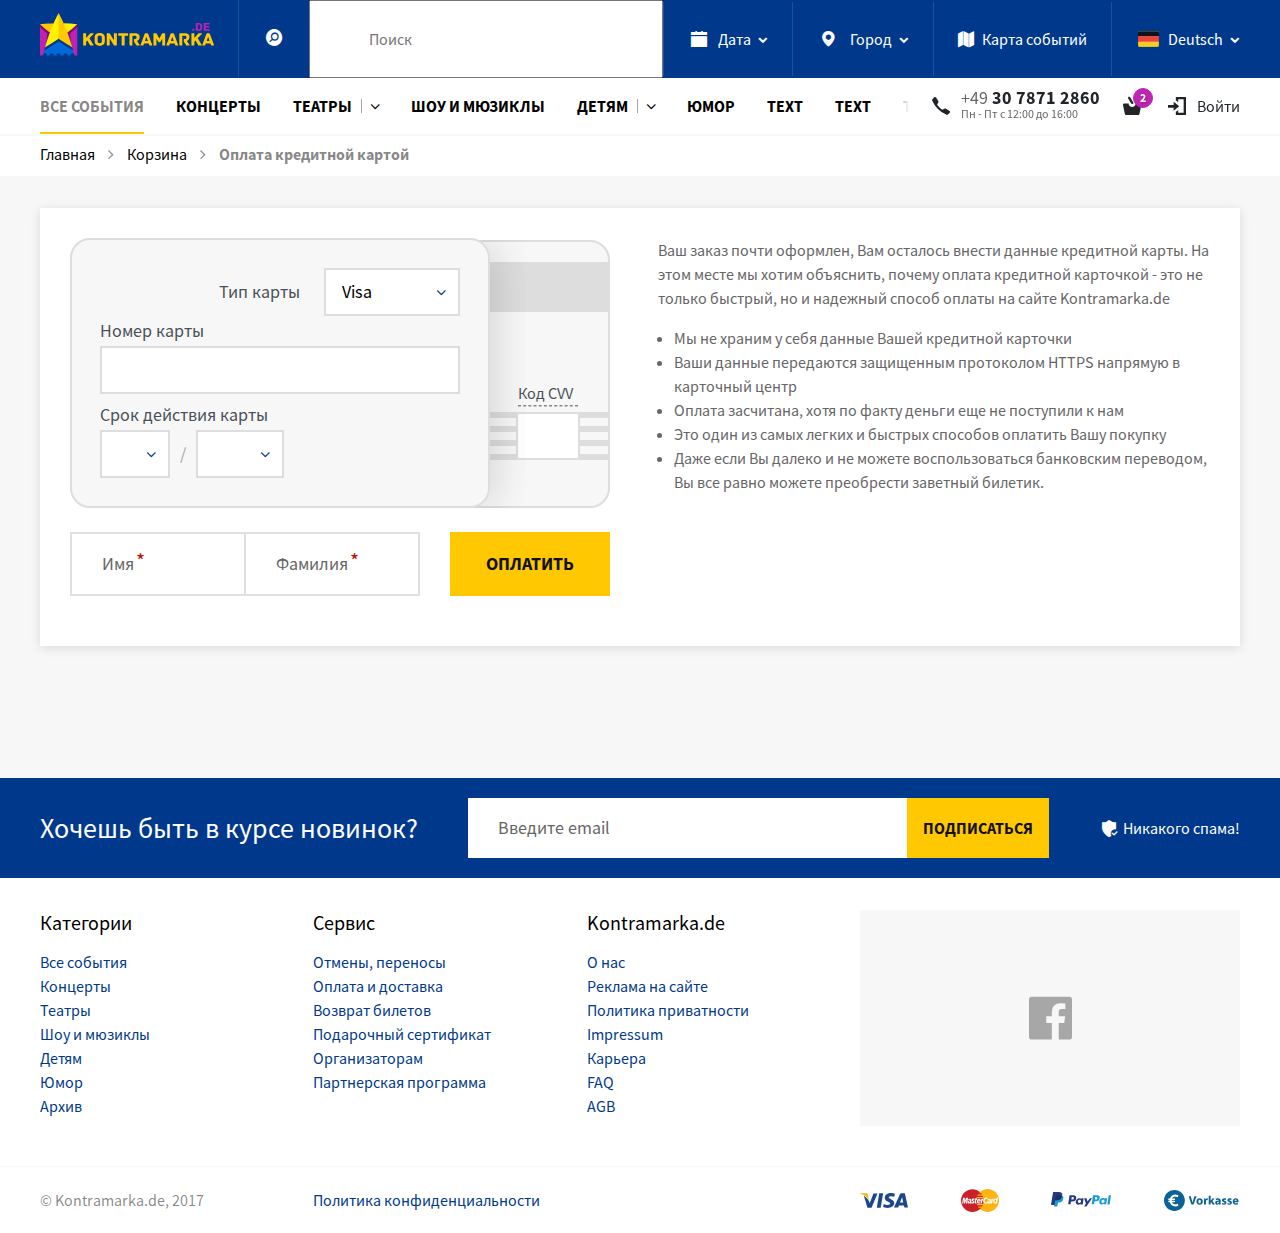
<file: credit-card.html>
<!DOCTYPE html>
<html lang="ru">
<head>
	<meta charset="UTF-8">
	<meta name="viewport" content="width=device-width, initial-scale=1, shrink-to-fit=no">
	<title>Kontramarka</title>
	<link rel="stylesheet" href="/css/kontramarka-theme.css">
</head>
<body>

    <header>
        <section id="cookiesNote" class="bg-dark d-none">
            <div class="container">
                <div class="note">The US-based Amazon website has the information page about cookies located within the “<a href="#">Privacy Notice</a>” page, and for US laws, that’s good enough:<a class="close-note" title="Закрыть">&times;</a></div>
            </div>
        </section>
        <section id="topMenu" class="bg-secondary">
            <div class="container">
                <nav class="navbar">
                    <a class="navbar-brand" href="/"></a>
					<ul class="navbar-nav" id="navbar">
						<li class="nav-item search">
							<a class="nav-link">
								<i class="icon-search"></i>
							</a>
							<form id="search">
								<input type="text" placeholder="Поиск">
								<button type="submit" hidden>Search</button>
							</form>
						</li>
						<li class="nav-item dropdown date">
							<a class="nav-link dropdown-toggle" id="topMenuDate" data-toggle="dropdown" aria-haspopup="true" aria-expanded="false">
								<i class="icon-calendar"></i><span class="d-none d-md-inline">Дата</span>
							</a>
							<div class="dropdown-menu fixed-width" aria-labelledby="topMenuDate">
								<div id="topMenuCalendar" class="calendar">
									<div class="title">
										<a class="prev" onclick="listMonth('2017-08', 'ru');" title="Предыдущий месяц"></a>
										<a class="month" href="/2017-september/">Cентябрь 2017</a>
										<a class="next" onclick="listMonth('2017-10', 'ru');" title="Следующий месяц"></a>
									</div>
									<div class="divider"></div>
									<div class="dates">
										<table cellpadding="0" cellspacing="0">
											<thead>
												<tr class="week">
													<th>Пн</th>
													<th>Вт</th>
													<th>Ср</th>
													<th>Чт</th>
													<th>Пт</th>
													<th>Сб</th>
													<th>Вс</th>
												</tr>
											</thead>
											<tbody>
												<tr>
													<td><span class="old">28</span></td>
													<td><span class="old">29</span></td>
													<td><span class="old">30</span></td>
													<td><span class="old">31</span></td>
													<td><span>1</span></td>
													<td><span>2</span></td>
													<td><span>3</span></td>
												</tr>
												<tr>
													<td><span>4</span></td>
													<td><span>5</span></td>
													<td><span>6</span></td>
													<td><span>7</span></td>
													<td><span>8</span></td>
													<td><span>9</span></td>
													<td><span>10</span></td>
												</tr>
												<tr>
													<td><span>11</span></td>
													<td><span>12</span></td>
													<td><span>13</span></td>
													<td><span>14</span></td>
													<td><span>15</span></td>
													<td><span>16</span></td>
													<td><span>17</span></td>
												</tr>
												<tr>
													<td><span>18</span></td>
													<td><span>19</span></td>
													<td><span>20</span></td>
													<td><span class="today">21</span></td>
													<td><a href="/date/viewday/2017-09-22/">22</a></td>
													<td><span>23</span></td>
													<td><span>24</span></td>
												</tr>
												<tr>
													<td><span>25</span></td>
													<td><a href="/date/viewday/2017-09-26/">26</a></td>
													<td><a href="/date/viewday/2017-09-27/">27</a></td>
													<td><a href="/date/viewday/2017-09-28/">28</a></td>
													<td><a href="/date/viewday/2017-09-29/">29</a></td>
													<td><a href="/date/viewday/2017-09-30/">30</a></td>
													<td><span class="new">1</span></td>
												</tr>
												<tr>
													<td><span class="new">2</span></td>
													<td><span class="new">3</span></td>
													<td><span class="new">4</span></td>
													<td><span class="new">5</span></td>
													<td><span class="new">6</span></td>
													<td><span class="new">7</span></td>
													<td><span class="new">8</span></td>
												</tr>
											</tbody>
										</table>
									</div>
								</div>
							</div>
						</li>
						<li class="nav-item dropdown city">
							<a class="nav-link dropdown-toggle" id="topMenuCity" data-toggle="dropdown" aria-haspopup="true" aria-expanded="false">
								<i class="icon-map-marker"></i>
								<span class="d-none d-md-inline">Город</span>
							</a>
							<div class="dropdown-menu fixed-width autocomplete" aria-labelledby="topMenuCity">
								<div class="list-search">
									<i class="icon-search"></i>
									<input type="text" data-autocomplete="cities" placeholder="Искать город">
								</div>
								<ul class="autocomplete-results">
									<li class="active"><a href="/city/view/aachen/">Aachen</a></li>
									<li><a href="/city/view/altenkirchen/">Altenkirchen</a></li>
									<li><a href="/city/view/altoetting/">Altötting</a></li>
									<li><a href="/city/view/alzey-kirchheimbolanden/">Alzey-Kirchheimbolanden</a></li>
									<li><a href="/city/view/amberg/">Amberg</a></li>
									<li><a href="/city/view/ansbach/">Ansbach</a></li>
									<li><a href="/city/view/aschaffenburg/">Aschaffenburg</a></li>
									<li><a href="/city/view/bad-godesberg/">Bad Godesberg (Bonn)</a></li>
									<li><a href="/city/view/bamberg/">Bamberg</a></li>
									<li><a href="/city/view/bayreuth/">Bayreuth</a></li>
									<li><a href="/city/view/berlin/">Berlin</a></li>
									<li><a href="/city/view/bielefeld/">Bielefeld</a></li>
									<li><a href="/city/view/boeblingen/">Böblingen</a></li>
									<li><a href="/city/view/bonn/">Bonn</a></li>
									<li><a href="/city/view/bremen/">Bremen</a></li>
									<li><a href="/city/view/buende/">Bünde</a></li>
									<li><a href="/city/view/cloppenburg/">Cloppenburg</a></li>
									<li><a href="/city/view/coburg/">Coburg</a></li>
									<li><a href="/city/view/coesfeld/">Coesfeld</a></li>
									<li><a href="/city/view/darmstadt/">Darmstadt</a></li>
									<li><a href="/city/view/deggendorf/">Deggendorf</a></li>
									<li><a href="/city/view/delbrueck/">Delbrück</a></li>
									<li><a href="/city/view/detmold/">Detmold</a></li>
									<li><a href="/city/view/dillingen-saar/">Dillingen Saar</a></li>
									<li><a href="/city/view/dortmund/">Dortmund</a></li>
									<li><a href="/city/view/duisburg/">Duisburg</a></li>
									<li><a href="/city/view/dueren/">Düren</a></li>
									<li><a href="/city/view/duesseldorf/">Düsseldorf</a></li>
									<li><a href="/city/view/erlangen/">Erlangen</a></li>
									<li><a href="/city/view/essen/">Essen</a></li>
									<li><a href="/city/view/frankfurt-am-main/">Frankfurt am Main</a></li>
									<li><a href="/city/view/freiburg/">Freiburg</a></li>
									<li><a href="/city/view/friedrichshafen/">Friedrichshafen</a></li>
									<li><a href="/city/view/fulda/">Fulda</a></li>
									<li><a href="/city/view/fuerth/">Fürth</a></li>
									<li><a href="/city/view/giessen/">Gießen</a></li>
									<li><a href="/city/view/goettingen/">Göttingen</a></li>
									<li><a href="/city/view/gummersbach/">Gummersbach</a></li>
									<li><a href="/city/view/guetersloh/">Gütersloh</a></li>
									<li><a href="/city/view/gamburg/">Hamburg</a></li>
									<li><a href="/city/view/hamm/">Hamm</a></li>
									<li><a href="/city/view/hanau/">Hanau</a></li>
									<li><a href="/city/view/hannover/">Hannover</a></li>
									<li><a href="/city/view/heidenheim/">Heidenheim</a></li>
									<li><a href="/city/view/heilbronn/">Heilbronn</a></li>
									<li><a href="/city/view/herford/">Herford</a></li>
									<li><a href="/city/view/hilden/">Hilden</a></li>
									<li><a href="/city/view/idar-oberstein/">Idar-Oberstein</a></li>
									<li><a href="/city/view/ingolstadt/">Ingolstadt</a></li>
									<li><a href="/city/view/karlsruhe/">Karlsruhe</a></li>
									<li><a href="/city/view/kleve/">Kleve</a></li>
									<li><a href="/city/view/koeln/">Köln</a></li>
									<li><a href="/city/view/krefeld/">Krefeld</a></li>
									<li><a href="/city/view/lahnstein/">Lahnstein</a></li>
									<li><a href="/city/view/leinfelden-echterdingen/">Leinfelden-Echterdingen</a></li>
									<li><a href="/city/view/leipzig/">Leipzig</a></li>
									<li><a href="/city/view/lemgo/">Lemgo</a></li>
									<li><a href="/city/view/limburg/">Limburg</a></li>
									<li><a href="/city/view/lingen/">Lingen</a></li>
									<li><a href="/city/view/luebbecke/">Lübbecke</a></li>
									<li><a href="/city/view/ludwigshafen-am-rhein/">Ludwigshafen am Rhein</a></li>
									<li><a href="/city/view/memmingen/">Memmingen</a></li>
									<li><a href="/city/view/moenchengladbach/">Mönchengladbach</a></li>
									<li><a href="/city/view/muehlheim/">Mülheim an der Ruhr</a></li>
									<li><a href="/city/view/muenchen/">München</a></li>
									<li><a href="/city/view/muenster/">Münster</a></li>
									<li><a href="/city/view/neu-ulm/">Neu Ulm</a></li>
									<li><a href="/city/view/neuss/">Neuss</a></li>
									<li><a href="/city/view/neuwied-koblenz/">Neuwied (Koblenz)</a></li>
									<li><a href="/city/view/nienburg/">Nienburg</a></li>
									<li><a href="/city/view/neurnberg/">Nürnberg</a></li>
									<li><a href="/city/view/offenbach/">Offenbach</a></li>
									<li><a href="/city/view/oldenburg/">Oldenburg</a></li>
									<li><a href="/city/view/osnabrueck/">Osnabrück</a></li>
									<li><a href="/city/view/paderborn/">Paderborn</a></li>
									<li><a href="/city/view/pforzheim/">Pforzheim</a></li>
									<li><a href="/city/view/pocking/">Pocking</a></li>
									<li><a href="/city/view/praha/">Praha</a></li>
									<li><a href="/city/view/rastatt/">Rastatt</a></li>
									<li><a href="/city/view/ratingen/">Ratingen</a></li>
									<li><a href="/city/view/regensburg/">Regensburg</a></li>
									<li><a href="/city/view/rheinbach/">Rheinbach (Bonn)</a></li>
									<li><a href="/city/view/rheine/">Rheine</a></li>
									<li><a href="/city/view/saarbruecken/">Saarbrücken</a></li>
									<li><a href="/city/view/siegen/">Siegen</a></li>
									<li><a href="/city/view/sigmaringen/">Sigmaringen</a></li>
									<li><a href="/city/view/singen/">Singen</a></li>
									<li><a href="/city/view/stuttgart/">Stuttgart</a></li>
									<li><a href="/city/view/trier/">Trier</a></li>
									<li><a href="/city/view/trossingen/">Trossingen</a></li>
									<li><a href="/city/view/ulm/">Ulm</a></li>
									<li><a href="/city/view/vechta/">Vechta</a></li>
									<li><a href="/city/view/veitshoechheim-wuerzburg/">Veitshöchheim (Würzburg)</a></li>
									<li><a href="/city/view/villingen-schwenningen/">Villingen-Schwenningen</a></li>
									<li><a href="/city/view/wattenscheid-bochum/">Wattenscheid (Bochum)</a></li>
									<li><a href="/city/view/werl/">Werl</a></li>
									<li><a href="/city/view/wolfsburg/">Wolfsburg</a></li>
									<li><a href="/city/view/wuerzburg/">Würzburg</a></li>
									<li><a href="/city/view/zweibruecken/">Zweibrücken</a></li>
								</ul>
							</div>
						</li>
						<li class="nav-item d-none d-md-block" data-d-none="true">
							<a href="#" class="nav-link"><i class="fa fa-map"></i><span>Карта<span class="d-none d-lg-inline"> событий</span></span></a>
						</li>
						<li class="nav-item dropdown lang-select">
							<a href="#" class="lang curr-lang nav-link dropdown-toggle" id="topMenuLangSelect" data-toggle="dropdown" aria-haspopup="true" aria-expanded="false">
								<span class="flag de"></span><span class="d-none d-xl-inline">Deutsch</span>
							</a>
							<ul class="dropdown-menu dropdown-menu-right" aria-labelledby="topMenuLangSelect">
								<li class="dropdown-item active">
									<a href="#" class="lang" data-lang-val="de">
										<span class="flag de"></span><span>Deutsch</span>
									</a>
								</li>
								<li class="dropdown-item">
									<a href="#" class="lang" data-lang-val="ru">
										<span class="flag ru"></span><span>Русский</span>
									</a>
								</li>
							</ul>
						</li>
					</ul>
					<a class="navbar-close-nav d-none">&times;</a>
                </nav>
            </div>
        </section>
        <section id="mainMenu">
			<div class="container">
				<div class="main-menu">
					<a class="menu-toggler collapsed d-lg-none mr-auto" data-toggle="collapse" href="#mainMenuCategories" aria-expanded="false" aria-controls="mainMenuCategories"><span class="d-none d-sm-inline">Меню</span></a>
					<div class="menu-item optional out dropdown reference date">
						<a id="mainMenuDate" data-toggle="dropdown" data-flip="false">
							<i class="icon-calendar"></i><span class="d-none d-xl-inline">Дата</span>
						</a>
						<div class="dropdown-menu fixed-width" aria-labelledby="mainMenuDate">
							<div id="mainMenuCalendar" class="calendar">
								<div class="title dd-menu-header">
									<a class="prev" onclick="listMonth('2017-08', 'ru');" title="Предыдущий месяц"></a>
									<a class="month" href="/2017-september/">Cентябрь 2017</a>
									<a class="next" onclick="listMonth('2017-10', 'ru');" title="Следующий месяц"></a>
								</div>
								<div class="divider"></div>
								<div class="dates dd-menu-body">
									<table cellpadding="0" cellspacing="0">
										<thead>
											<tr class="week">
												<th>Пн</th>
												<th>Вт</th>
												<th>Ср</th>
												<th>Чт</th>
												<th>Пт</th>
												<th>Сб</th>
												<th>Вс</th>
											</tr>
										</thead>
										<tbody>
											<tr>
												<td><span class="old">28</span></td>
												<td><span class="old">29</span></td>
												<td><span class="old">30</span></td>
												<td><span class="old">31</span></td>
												<td><span>1</span></td>
												<td><span>2</span></td>
												<td><span>3</span></td>
											</tr>
											<tr>
												<td><span>4</span></td>
												<td><span>5</span></td>
												<td><span>6</span></td>
												<td><span>7</span></td>
												<td><span>8</span></td>
												<td><span>9</span></td>
												<td><span>10</span></td>
											</tr>
											<tr>
												<td><span>11</span></td>
												<td><span>12</span></td>
												<td><span>13</span></td>
												<td><span>14</span></td>
												<td><span>15</span></td>
												<td><span>16</span></td>
												<td><span>17</span></td>
											</tr>
											<tr>
												<td><span>18</span></td>
												<td><span>19</span></td>
												<td><span>20</span></td>
												<td><span class="today">21</span></td>
												<td><a href="/date/viewday/2017-09-22/">22</a></td>
												<td><span>23</span></td>
												<td><span>24</span></td>
											</tr>
											<tr>
												<td><span>25</span></td>
												<td><a href="/date/viewday/2017-09-26/">26</a></td>
												<td><a href="/date/viewday/2017-09-27/">27</a></td>
												<td><a href="/date/viewday/2017-09-28/">28</a></td>
												<td><a href="/date/viewday/2017-09-29/">29</a></td>
												<td><a href="/date/viewday/2017-09-30/">30</a></td>
												<td><span class="new">1</span></td>
											</tr>
											<tr>
												<td><span class="new">2</span></td>
												<td><span class="new">3</span></td>
												<td><span class="new">4</span></td>
												<td><span class="new">5</span></td>
												<td><span class="new">6</span></td>
												<td><span class="new">7</span></td>
												<td><span class="new">8</span></td>
											</tr>
										</tbody>
									</table>
								</div>
							</div>
						</div>
					</div>
					<div class="menu-item optional out dropdown reference city">
						<a id="mainMenuCity" data-toggle="dropdown" data-flip="false">
							<i class="icon-map-marker"></i>
							<span class="d-none d-xl-inline">Город</span>
						</a>
						<div class="dropdown-menu fixed-width autocomplete" aria-labelledby="mainMenuCity">
							<div class="dd-menu-header list-search">
								<i class="icon-search"></i>
								<input type="text" data-autocomplete="cities" placeholder="Искать город">
							</div>
							<ul class="dd-menu-body autocomplete-results">
								<li class="active"><a href="/city/view/aachen/">Aachen</a></li>
								<li><a href="/city/view/altenkirchen/">Altenkirchen</a></li>
								<li><a href="/city/view/altoetting/">Altötting</a></li>
								<li><a href="/city/view/alzey-kirchheimbolanden/">Alzey-Kirchheimbolanden</a></li>
								<li><a href="/city/view/amberg/">Amberg</a></li>
								<li><a href="/city/view/ansbach/">Ansbach</a></li>
								<li><a href="/city/view/aschaffenburg/">Aschaffenburg</a></li>
								<li><a href="/city/view/bad-godesberg/">Bad Godesberg (Bonn)</a></li>
								<li><a href="/city/view/bamberg/">Bamberg</a></li>
								<li><a href="/city/view/bayreuth/">Bayreuth</a></li>
								<li><a href="/city/view/berlin/">Berlin</a></li>
								<li><a href="/city/view/bielefeld/">Bielefeld</a></li>
								<li><a href="/city/view/boeblingen/">Böblingen</a></li>
								<li><a href="/city/view/bonn/">Bonn</a></li>
								<li><a href="/city/view/bremen/">Bremen</a></li>
								<li><a href="/city/view/buende/">Bünde</a></li>
								<li><a href="/city/view/cloppenburg/">Cloppenburg</a></li>
								<li><a href="/city/view/coburg/">Coburg</a></li>
								<li><a href="/city/view/coesfeld/">Coesfeld</a></li>
								<li><a href="/city/view/darmstadt/">Darmstadt</a></li>
								<li><a href="/city/view/deggendorf/">Deggendorf</a></li>
								<li><a href="/city/view/delbrueck/">Delbrück</a></li>
								<li><a href="/city/view/detmold/">Detmold</a></li>
								<li><a href="/city/view/dillingen-saar/">Dillingen Saar</a></li>
								<li><a href="/city/view/dortmund/">Dortmund</a></li>
								<li><a href="/city/view/duisburg/">Duisburg</a></li>
								<li><a href="/city/view/dueren/">Düren</a></li>
								<li><a href="/city/view/duesseldorf/">Düsseldorf</a></li>
								<li><a href="/city/view/erlangen/">Erlangen</a></li>
								<li><a href="/city/view/essen/">Essen</a></li>
								<li><a href="/city/view/frankfurt-am-main/">Frankfurt am Main</a></li>
								<li><a href="/city/view/freiburg/">Freiburg</a></li>
								<li><a href="/city/view/friedrichshafen/">Friedrichshafen</a></li>
								<li><a href="/city/view/fulda/">Fulda</a></li>
								<li><a href="/city/view/fuerth/">Fürth</a></li>
								<li><a href="/city/view/giessen/">Gießen</a></li>
								<li><a href="/city/view/goettingen/">Göttingen</a></li>
								<li><a href="/city/view/gummersbach/">Gummersbach</a></li>
								<li><a href="/city/view/guetersloh/">Gütersloh</a></li>
								<li><a href="/city/view/gamburg/">Hamburg</a></li>
								<li><a href="/city/view/hamm/">Hamm</a></li>
								<li><a href="/city/view/hanau/">Hanau</a></li>
								<li><a href="/city/view/hannover/">Hannover</a></li>
								<li><a href="/city/view/heidenheim/">Heidenheim</a></li>
								<li><a href="/city/view/heilbronn/">Heilbronn</a></li>
								<li><a href="/city/view/herford/">Herford</a></li>
								<li><a href="/city/view/hilden/">Hilden</a></li>
								<li><a href="/city/view/idar-oberstein/">Idar-Oberstein</a></li>
								<li><a href="/city/view/ingolstadt/">Ingolstadt</a></li>
								<li><a href="/city/view/karlsruhe/">Karlsruhe</a></li>
								<li><a href="/city/view/kleve/">Kleve</a></li>
								<li><a href="/city/view/koeln/">Köln</a></li>
								<li><a href="/city/view/krefeld/">Krefeld</a></li>
								<li><a href="/city/view/lahnstein/">Lahnstein</a></li>
								<li><a href="/city/view/leinfelden-echterdingen/">Leinfelden-Echterdingen</a></li>
								<li><a href="/city/view/leipzig/">Leipzig</a></li>
								<li><a href="/city/view/lemgo/">Lemgo</a></li>
								<li><a href="/city/view/limburg/">Limburg</a></li>
								<li><a href="/city/view/lingen/">Lingen</a></li>
								<li><a href="/city/view/luebbecke/">Lübbecke</a></li>
								<li><a href="/city/view/ludwigshafen-am-rhein/">Ludwigshafen am Rhein</a></li>
								<li><a href="/city/view/memmingen/">Memmingen</a></li>
								<li><a href="/city/view/moenchengladbach/">Mönchengladbach</a></li>
								<li><a href="/city/view/muehlheim/">Mülheim an der Ruhr</a></li>
								<li><a href="/city/view/muenchen/">München</a></li>
								<li><a href="/city/view/muenster/">Münster</a></li>
								<li><a href="/city/view/neu-ulm/">Neu Ulm</a></li>
								<li><a href="/city/view/neuss/">Neuss</a></li>
								<li><a href="/city/view/neuwied-koblenz/">Neuwied (Koblenz)</a></li>
								<li><a href="/city/view/nienburg/">Nienburg</a></li>
								<li><a href="/city/view/neurnberg/">Nürnberg</a></li>
								<li><a href="/city/view/offenbach/">Offenbach</a></li>
								<li><a href="/city/view/oldenburg/">Oldenburg</a></li>
								<li><a href="/city/view/osnabrueck/">Osnabrück</a></li>
								<li><a href="/city/view/paderborn/">Paderborn</a></li>
								<li><a href="/city/view/pforzheim/">Pforzheim</a></li>
								<li><a href="/city/view/pocking/">Pocking</a></li>
								<li><a href="/city/view/praha/">Praha</a></li>
								<li><a href="/city/view/rastatt/">Rastatt</a></li>
								<li><a href="/city/view/ratingen/">Ratingen</a></li>
								<li><a href="/city/view/regensburg/">Regensburg</a></li>
								<li><a href="/city/view/rheinbach/">Rheinbach (Bonn)</a></li>
								<li><a href="/city/view/rheine/">Rheine</a></li>
								<li><a href="/city/view/saarbruecken/">Saarbrücken</a></li>
								<li><a href="/city/view/siegen/">Siegen</a></li>
								<li><a href="/city/view/sigmaringen/">Sigmaringen</a></li>
								<li><a href="/city/view/singen/">Singen</a></li>
								<li><a href="/city/view/stuttgart/">Stuttgart</a></li>
								<li><a href="/city/view/trier/">Trier</a></li>
								<li><a href="/city/view/trossingen/">Trossingen</a></li>
								<li><a href="/city/view/ulm/">Ulm</a></li>
								<li><a href="/city/view/vechta/">Vechta</a></li>
								<li><a href="/city/view/veitshoechheim-wuerzburg/">Veitshöchheim (Würzburg)</a></li>
								<li><a href="/city/view/villingen-schwenningen/">Villingen-Schwenningen</a></li>
								<li><a href="/city/view/wattenscheid-bochum/">Wattenscheid (Bochum)</a></li>
								<li><a href="/city/view/werl/">Werl</a></li>
								<li><a href="/city/view/wolfsburg/">Wolfsburg</a></li>
								<li><a href="/city/view/wuerzburg/">Würzburg</a></li>
								<li><a href="/city/view/zweibruecken/">Zweibrücken</a></li>
							</ul>
						</div>
					</div>
					<a href="tel:+493078712860" class="phone menu-item">
						<i class="icon-phone"></i>
						<div class="d-none d-lg-inline-block">
							<span class="number"><span class="code text-muted">+49</span> 30 7871 2860</span>
							<div class="time text-muted">Пн - Пт с 12:00 до 16:00</div>
						</div>
					</a>
					<a href="#" class="menu-item cart">
						<span class="cart-outer">
							<i class="icon-basket"></i>
							<span class="badge badge-accent cart-count">2</span>
						</span>
					</a>
					<a class="menu-item login" data-toggle="modal" data-target="#loginModal">
						<i class="icon-sign-in"></i>
						<span class="nav-item-text d-none d-md-inline">Войти</span>
					</a>
					<div class="menu-wrapper draggable-lg-up">
						<div class="drag-fog left d-none d-lg-block"></div>
						<div class="drag-item menu-body collapse" id="mainMenuCategories">
							<ul class="categories">
								<li class="nav-item"><a href="/" class="nav-link active" title="Все события">Все события</a></li>
								<li class="nav-item"><a href="/concerts/" class="nav-link" title="Концерты">Концерты</a></li>
								<li class="nav-item dropdown reference" id="mainMenu_theaters">
									<a href="/" class="nav-link" title="Театры">Театры</a>
									<a class="arrow"><i class="fa fa-angle-down"></i></a>
									<ul class="sub-categories dropdown-menu" aria-labelledby="mainMenu_theaters">
										<li class="dropdown-item"><a href="#">Балет</a></li>
										<li class="dropdown-item"><a href="#">Спектакли</a></li>
									</ul>
								</li>
								<li class="nav-item"><a href="javascript:void(0)" class="nav-link" title="Шоу и мюзиклы">Шоу и мюзиклы</a></li>
								<li class="nav-item dropdown reference" id="mainMenu_children">
									<a href="javascript:void(0)" class="nav-link" title="Детям">Детям</a>
									<a class="arrow"><i class="fa fa-angle-down"></i></a>
									<ul class="sub-categories dropdown-menu" aria-labelledby="mainMenu_children">
										<li class="dropdown-item"><a href="#">Новогодняя ёлка</a></li>
									</ul>
								</li>
								<li class="nav-item"><a href="javascript:void(0)" class="nav-link" title="Юмор">Юмор</a></li>
								<li class="nav-item"><a href="javascript:void(0)" class="nav-link">text</a></li>
								<li class="nav-item"><a href="javascript:void(0)" class="nav-link">text</a></li>
								<li class="nav-item"><a href="javascript:void(0)" class="nav-link">text</a></li>
							</ul>
						</div>
						<div class="drag-fog right d-none d-lg-block mr-auto"></div>
					</div>
				</div>
			</div>
			<div class="loader"></div>
			<canvas id="confetti"></canvas>
        </section>
    </header>

    <main>
		<section class="breadcrumbs">
			<div class="container">
				<div id="speedbar">
			        <div xmlns:v="http://rdf.data-vocabulary.org/#">
						<span typeof="v:Breadcrumb">
							<a rel="v:url" property="v:title" href="/">Главная</a>
						</span>
						<i class="fa fa-angle-right"></i>
						<span typeof="v:Breadcrumb">
							<a rel="v:url" property="v:title" href="/cart-1.html">Корзина</a>
						</span>
						<i class="fa fa-angle-right"></i>
						Оплата кредитной картой
					</div>
			    </div>
			</div>
		</section>
		<section class="page-block">
			<div class="container">
				<div class="box">
					<form name="paymentform" action="" method="post">
						<div class="box-body">
							<div class="card-payment">
								<div class="card-payment-description plain-text mb-4 mb-lg-0 ml-lg-4 ml-xl-5 order-lg-2">
									<p>Ваш заказ почти оформлен, Вам осталось внести данные кредитной карты. На этом месте мы хотим объяснить, почему
									оплата кредитной карточкой - это не только быстрый, но и надежный способ оплаты на сайте Kontramarka.de</p>
									<ul>
										<li>Мы не храним у себя данные Вашей кредитной карточки</li>
										<li>Ваши данные передаются защищенным протоколом HTTPS напрямую в карточный центр</li>
										<li>Оплата засчитана, хотя по факту деньги еще не поступили к нам</li>
										<li>Это один из самых легких и быстрых способов оплатить Вашу покупку</li>
										<li>Даже если Вы далеко и не можете воспользоваться банковским переводом,<br>Вы все равно можете преобрести заветный билетик.</li>
									</ul>
								</div>
								<div class="card-payment-form order-lg-1">
									<div class="credit-cards">
										<div class="credit-card credit-card-front">
											<div class="credit-card__input cardtype">
												<label for="cardtype">Тип карты</label>
												<div id="cardtypeOuter" class="select-frame">
													<select id="cardtype">
														<option value="V">Visa</option>
														<option value="M">Mastercard</option>
													</select>
												</div>
											</div>
											<div class="credit-card__input cardpan">
												<label for="cardpanInput">Номер карты</label>
												<div id="cardpanOuter" class="input-frame">
													<input type="text" id="cardpanInput">
												</div>
											</div>
											<div class="credit-card__input cardexpire">
												<label for="expireInput">Срок действия карты</label>
												<div id="expireInput" class="card-input-group">
													<div id="cardexpiremonthOuter" class="select-frame">
														<select id="cardexpiremonth">
															<option value="0"></option>
															<option value="1">1</option>
															<option value="2">2</option>
															<option value="3">3</option>
															<option value="4">4</option>
															<option value="5">5</option>
															<option value="6">6</option>
															<option value="7">7</option>
															<option value="8">8</option>
															<option value="9">9</option>
															<option value="10">10</option>
															<option value="11">11</option>
															<option value="12">12</option>
														</select>
													</div>
													<div class="card-expire-delimiter">/</div>
													<div id="cardexpireyearOuter" class="select-frame">
														<select id="cardexpireyear">
															<option value="0"></option>
															<option value="2018">2018</option>
															<option value="2019">2019</option>
															<option value="2020">2020</option>
															<option value="2021">2021</option>
															<option value="2022">2022</option>
															<option value="2023">2023</option>
															<option value="2024">2024</option>
															<option value="2025">2025</option>
															<option value="2026">2026</option>
															<option value="2027">2027</option>
															<option value="2028">2028</option>
														</select>
													</div>
												</div>
											</div>
										</div>
										<div class="credit-card credit-card-back">
											<div class="magnet-tape"></div>
											<div class="credit-card__input cardcvv">
												<label for="cvcInput" class="hint hint-cvc" title="CVV2/CVC2 код-это 3-значный код безопасности. Он расположен в поле подписи на обратной стороне Вашей платежной карты (последние три цифры).">Код CVV</label>
												<div id="XXXcardcvc2" class="input-frame small">
													<input type="text" id="cardcvc2">
												</div>
											</div>
										</div>
										<div class="card-shadow card-shadow--right"></div>
										<div class="card-shadow card-shadow--bottom"></div>
									</div>
									<div class="row mt-4">
										<div class="col-xs-12 col-md-8">
											<div class="form-group form-group-inline">
												<div class="form-control basis-half full-width-xs-down">
													<input type="text" name="firstname" id="firstnameInput">
													<label for="firstnameInput" class="placeholder required">Имя</label>
												</div>
												<div class="form-control basis-half full-width-xs-down">
													<input type="text" name="lastname" id="lastnameInput">
													<label for="lastnameInput" class="placeholder required">Фамилия</label>
												</div>
											</div>
										</div>
										<div class="col-xs-12 col-md-4">
											<a href="javascript:void(0)" class="btn btn-block btn-lg btn-primary payone-btn" onclick="check();">Оплатить</a>
										</div>
									</div>
								</div>
							</div>
						</div>
					</form>
				</div>
			</div>
		</section>
    </main>

	<footer>
		<section id="subscribe" class="bg-secondary">
			<div class="container">
				<div class="title">Хочешь быть в курсе новинок?</div>
				<div class="form">
					<form>
						<div class="input-group">
							<div class="form-control border-0">
								<input type="email" data-placeholder="example@mail.com" id="subscribe_email">
								<label for="subscribe_email" class="placeholder centered">Введите email</label>
							</div>
							<button class="btn btn-primary" type="submit">Подписаться</button>
						</div>
					</form>
				</div>
				<div class="secure">
					<i class="icon-secure"></i><span>Никакого спама!</span>
				</div>
			</div>
		</section>
		<section id="footMenu" class="bg-white">
            <div class="container">
                <div class="row">
					<div class="col-lg-7 col-xl-8">
						<div class="row">
							<div class="col-sm-4 d-none d-sm-block">
		                        <h4>Категории</h4>
		                        <ul class="links-list">
		                            <li><a href="#">Все события</a></li>
		                            <li><a href="#">Концерты</a></li>
		                            <li><a href="#">Театры</a></li>
		                            <li><a href="#">Шоу и мюзиклы</a></li>
		                            <li><a href="#">Детям</a></li>
		                            <li><a href="#">Юмор</a></li>
		                            <li><a href="#">Архив</a></li>
		                        </ul>
		                    </div>
		                    <div class="col-sm-4 d-none d-sm-block">
		                        <h4>Сервис</h4>
		                        <ul class="links-list">
		                            <li><a href="#">Отмены, переносы</a></li>
		                            <li><a href="#">Оплата и доставка</a></li>
		                            <li><a href="#">Возврат билетов</a></li>
		                            <li><a href="#">Подарочный сертификат</a></li>
		                            <li><a href="#">Организаторам</a></li>
		                            <li><a href="#">Партнерская программа</a></li>
		                        </ul>
		                    </div>
		                    <div class="col-sm-4 d-none d-sm-block">
		                        <h4>Kontramarka.de</h4>
		                        <ul class="links-list">
		                            <li><a href="#">О нас</a></li>
		                            <li><a href="#">Реклама на сайте</a></li>
		                            <li><a href="#">Политика приватности</a></li>
		                            <li><a href="#">Impressum</a></li>
		                            <li><a href="#">Карьера</a></li>
		                            <li><a href="#">FAQ</a></li>
		                            <li><a href="#">AGB</a></li>
		                        </ul>
		                    </div>
							<div class="col-12 d-sm-none">
								<div id="footMenuAccordion" role="tablist" class="hidden-sm">
									<div class="foot-menu-block">
										<h4><a data-toggle="collapse" href="#footMenu_categories" aria-expanded="false" aria-controls="footMenu_categories">Категории</a></h4>
										<div id="footMenu_categories" class="collapse" role="tabpanel" data-parent="#footMenuAccordion">
											<ul class="links-list">
												<li><a href="#">Все события</a></li>
												<li><a href="#">Концерты</a></li>
												<li><a href="#">Театры</a></li>
												<li><a href="#">Шоу и мюзиклы</a></li>
												<li><a href="#">Детям</a></li>
												<li><a href="#">Юмор</a></li>
												<li><a href="#">Архив</a></li>
											</ul>
										</div>
									</div>
									<div class="divider e2e"></div>
									<div class="foot-menu-block">
										<h4><a data-toggle="collapse" href="#footMenu_service" aria-expanded="false" aria-controls="footMenu_service">Сервис</a></h4>
										<div id="footMenu_service" class="collapse" role="tabpanel" data-parent="#footMenuAccordion">
											<ul class="links-list">
												<li><a href="#">Отмены, переносы</a></li>
												<li><a href="#">Оплата и доставка</a></li>
												<li><a href="#">Возврат билетов</a></li>
												<li><a href="#">Подарочный сертификат</a></li>
												<li><a href="#">Организаторам</a></li>
												<li><a href="#">Партнерская программа</a></li>
											</ul>
										</div>
									</div>
									<div class="divider e2e"></div>
									<div class="foot-menu-block">
										<h4><a data-toggle="collapse" href="#footMenu_info" aria-expanded="false" aria-controls="footMenu_info">Kontramarka.de</a></h4>
										<div id="footMenu_info" class="collapse" role="tabpanel" data-parent="#footMenuAccordion">
											<ul class="links-list">
												<li><a href="#">О нас</a></li>
												<li><a href="#">Реклама на сайте</a></li>
												<li><a href="#">Политика приватности</a></li>
												<li><a href="#">Impressum</a></li>
												<li><a href="#">Карьера</a></li>
												<li><a href="#">FAQ</a></li>
												<li><a href="#">AGB</a></li>
											</ul>
										</div>
									</div>
									<div class="divider e2e"></div>
								</div>
							</div>
						</div>
					</div>
                    <div class="d-none d-lg-block col-lg-5 col-xl-4">
                        <div id="facebookWidget"></div>
                    </div>
                </div>
            </div>
        </section>
		<section id="footInfo" class="bg-white">
			<div class="container">
				<div class="copyright">
					<div class="row">
						<div class="col-lg-7 col-xl-8">
							<div class="row text">
								<div class="col-12 col-lg-5 col-xl-4 copyright">&copy; Kontramarka.de, 2017</div>
								<div class="col-12 col-lg-7 col-xl-8">
									<a href="#" class="text-center">Политика конфиденциальности</a>
								</div>
							</div>
						</div>
						<div class="col-lg-5 col-xl-4">
							<ul class="payment-methods">
								<li class="method"><div class="visa" title="Visa"></div></li>
	                            <li class="method"><div class="mastercard" title="MasterCard"></div></li>
	                            <li class="method"><div class="paypal" title="PayPal"></div></li>
	                            <li class="method"><div class="vorkasse" title="Vorkasse"></div></li>
	                        </ul>
						</div>
					</div>
				</div>
			</div>
		</section>

		<div class="container scroll-to-top">
			<button id="scrollToTop" class="btn btn-square"><i class="icon-chevron-up"></i></button>
		</div>
	</footer>

<!-- Modals -->
<div class="modal fade" id="loginModal" tabindex="-1" role="dialog" aria-hidden="true">
	<div class="modal-dialog modal-xs" role="document">
		<div class="modal-content">
			<div class="modal-header">
				<!-- <h5 class="modal-title">Добро пожаловать!</h5> -->
				<div class="nav nav-tabs indicated">
					<div class="nav-item"><a data-toggle="tab" href="#loginModal_signIn" class="nav-link active">Вход</a></div>
					<div class="nav-item"><a data-toggle="tab" href="#loginModal_signUp" class="nav-link">Регистрация</a></div>
				</div>
				<button type="button" class="close" data-dismiss="modal" aria-label="Close">
					<i class="icon-times" aria-hidden="true"></i>
				</button>
			</div>
			<div class="modal-body">
				<div class="tab-content">
					<div class="tab-pane active" id="loginModal_signIn" role="tabpanel">
						<form method="post" action="" autocomplete="off">
							<div class="logform">
								<div class="form-group">
									<div class="form-control">
										<input type="email" name="login_name" id="login_name" data-placeholder="example@mail.com">
										<label for="login_name" class="placeholder">E-mail</label>
									</div>
									<div class="form-control">
										<input type="password" name="login_password" id="login_password">
										<label for="login_password" class="placeholder">Пароль</label>
										<span class="placeholder static over-input pull-right"><a href="/lostpassword/">Забыли?</a></span>
									</div>
								</div>
								<div class="form-check">
									<label class="form-check-label">
										<input type="checkbox" class="form-check-input" name="login_not_save" value="1">
										<span class="form-check-text">Не запоминать меня на этом компьютере</span>
									</label>
								</div>
								<input name="login" type="hidden" id="login" value="submit">
								<button class="btn btn-primary mr-auto" onclick="submit();" type="submit" title="Войти">
									<i class="icon-sign-in"></i><span>Войти</span>
								</button>
								<button class="btn pull-right" title="Отмена" data-dismiss="modal">Отмена</button>
							</div>
						</form>
					</div>
					<div class="tab-pane" id="loginModal_signUp" role="tabpanel">
						<form method="post" action="" autocomplete="off">
							<div class="registerform">
								<div class="form-group">
									<!-- NOTE: you may apply classes '.has-XXX' to .form-control, where XXX is one from [success, warning, danger] -->
									<div class="form-control">
										<input type="email" name="register_name" id="register_name" data-placeholder="example@mail.com">
										<label for="register_name" class="placeholder">E-mail</label>
									</div>
									<div class="form-control">
										<input type="password" name="register_password" id="register_password">
										<label for="register_password" class="placeholder">Пароль</label>
									</div>
									<div class="form-control">
										<input type="password" name="register_password_check" id="register_password_check">
										<label for="register_password_check" class="placeholder">Пароль ещё раз</label>
									</div>
								</div>
								<input name="login" type="hidden" id="register" value="submit">
								<button class="btn btn-primary btn-block" onclick="submit();" type="submit" title="Войти">Зарегистрироваться</button>
							</div>
						</form>
					</div>
				</div>

			</div>
		</div>
	</div>
</div>
<div class="modal fade" id="profileModal" tabindex="-1" role="dialog" aria-hidden="true">
	<div class="modal-dialog" role="document">
		<div class="modal-content">
			<div class="modal-header">
				<h5 class="modal-title">Modal title</h5>
				<button type="button" class="close" data-dismiss="modal" aria-label="Close">
					<span aria-hidden="true">&times;</span>
				</button>
			</div>
			<div class="modal-body">
				<ul class="sub-menu">
			        <li class="avatar cover-box">
						<img class="fade" src="/images/public/events/mikhailov.png" alt="Логин">
					</li>
			        <li class="username">Viktor Chernov</li>
			        <li><a href="/admin/">Админпанель</a></li>
			        <li><a href="/profile/">Личный кабинет</a></li>
			        <li><a href="/profile/user-orders/">Заказы</a></li>
			        <li><a href="/profile/user-favorites/">Избранное</a></li>
			        <li><a href="/profile/user-comments/">Комментарии</a></li>
			        <li><a href="/logout/">Выход</a></li>
			    </ul>
			</div>
			<div class="modal-footer">
				<button type="button" class="btn btn-secondary" data-dismiss="modal">Close</button>
				<button type="button" class="btn btn-primary">Save changes</button>
			</div>
		</div>
	</div>
</div>

<!-- Options -->
<script>
	window.paceOptions = {
		target: '#mainMenu .loader'
	};
</script>

<!-- jQuery -->
<script src="/plugins/js/jquery.min.js"></script>
<script src="/plugins/js/jquery.countdown.min.js"></script>
<!-- Bootstrap -->
<script src="/plugins/js/popper.min.js"></script>
<script src="/plugins/js/bootstrap.min.js"></script>
<!-- Pace -->
<script src="/plugins/js/pace.min.js"></script>
<!-- Slick -->
<script src="/plugins/js/slick.min.js"></script>
<!-- Animations -->
<script src="/plugins/js/TweenMax.min.js"></script>
<!-- Components -->
<script src="/components/js/autocomplete.js"></script>
<!-- <script src="/components/js/confetti.js"></script> -->
<!-- Main -->
<script src="/js/functions.js"></script>
<script src="/js/main.js"></script>
</body>
</html>
</file>
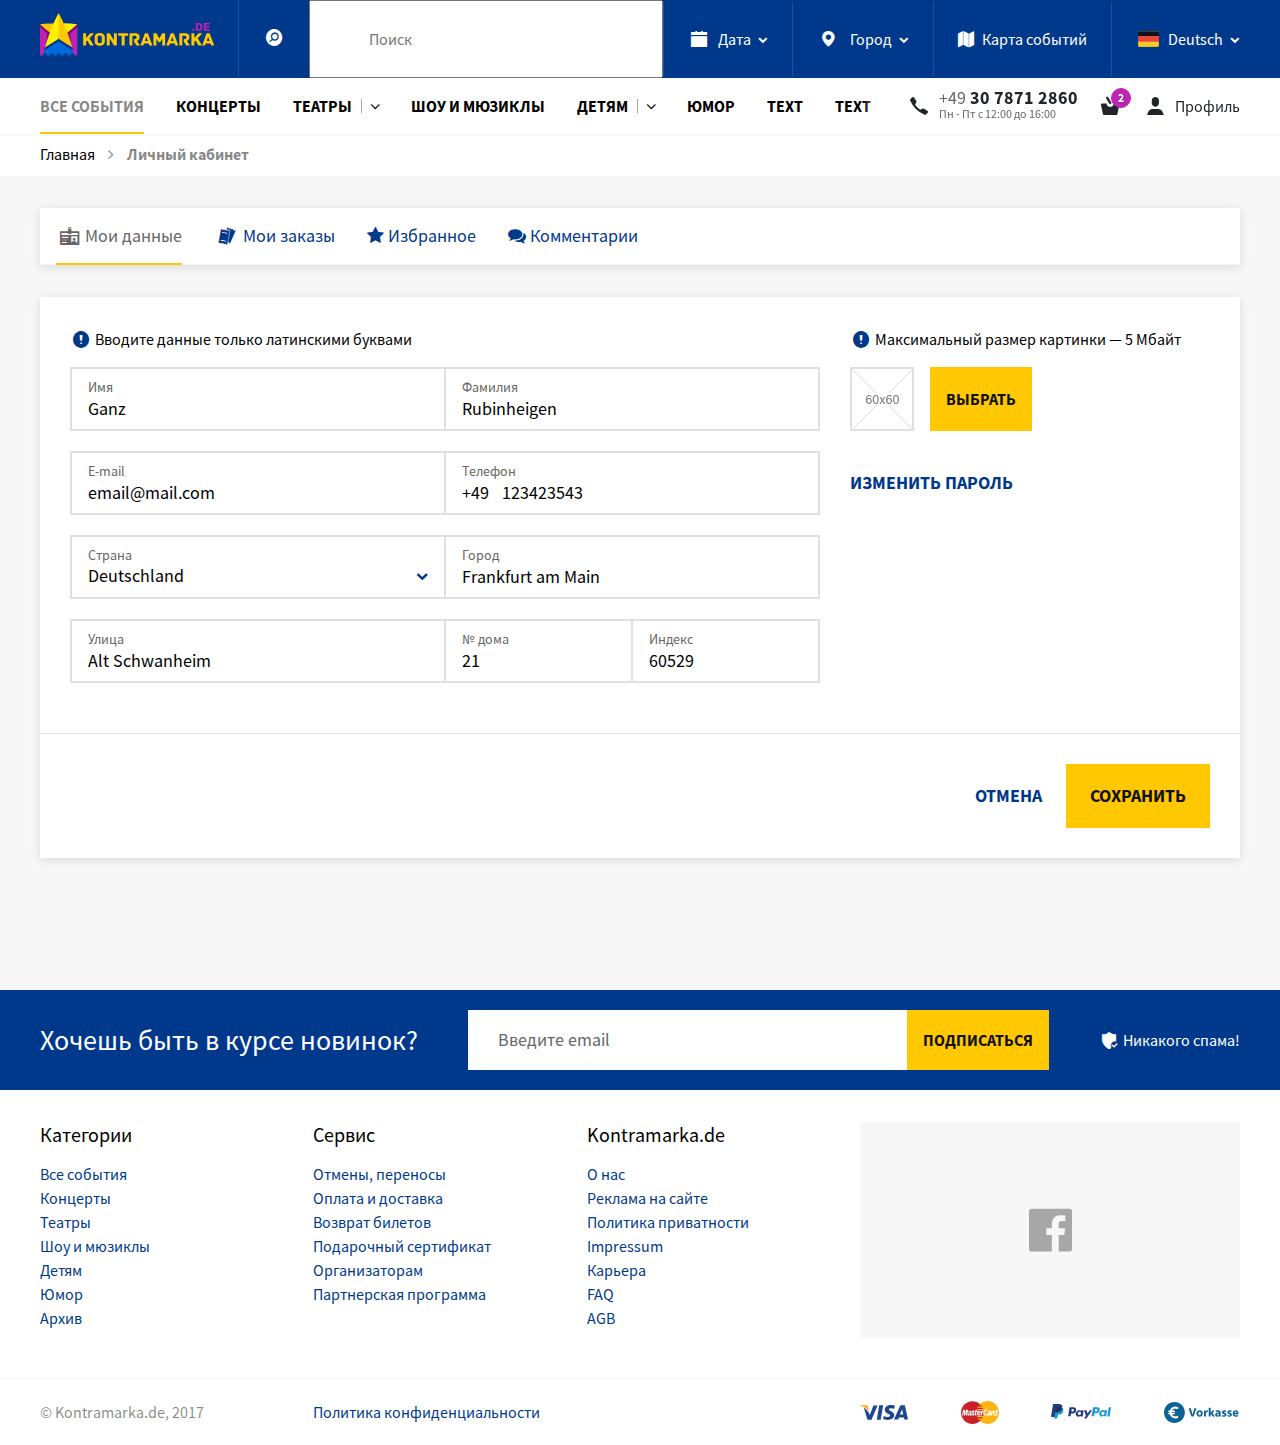
<file: profile.html>
<!DOCTYPE html>
<html lang="ru">
<head>
	<meta charset="UTF-8">
	<meta name="viewport" content="width=device-width, initial-scale=1, shrink-to-fit=no">
	<title>Kontramarka</title>
	<link rel="stylesheet" href="/css/kontramarka-theme.css">
</head>
<body>

    <header>
        <section id="cookiesNote" class="bg-dark d-none">
            <div class="container">
                <div class="note">The US-based Amazon website has the information page about cookies located within the “<a href="#">Privacy Notice</a>” page, and for US laws, that’s good enough:<a class="close-note" title="Закрыть">&times;</a></div>
            </div>
        </section>
        <section id="topMenu" class="bg-secondary">
            <div class="container">
                <nav class="navbar">
                    <a class="navbar-brand" href="/"></a>
					<ul class="navbar-nav" id="navbar">
						<li class="nav-item search">
							<a class="nav-link">
								<i class="icon-search"></i>
							</a>
							<form id="search">
								<input type="text" placeholder="Поиск">
								<button type="submit" hidden>Search</button>
							</form>
						</li>
						<li class="nav-item dropdown date">
							<a class="nav-link dropdown-toggle" id="topMenuDate" data-toggle="dropdown" aria-haspopup="true" aria-expanded="false">
								<i class="icon-calendar"></i><span class="d-none d-md-inline">Дата</span>
							</a>
							<div class="dropdown-menu fixed-width" aria-labelledby="topMenuDate">
								<div id="topMenuCalendar" class="calendar">
									<div class="title">
										<a class="prev" onclick="listMonth('2017-08', 'ru');" title="Предыдущий месяц"></a>
										<a class="month" href="/2017-september/">Cентябрь 2017</a>
										<a class="next" onclick="listMonth('2017-10', 'ru');" title="Следующий месяц"></a>
									</div>
									<div class="divider"></div>
									<div class="dates">
										<table cellpadding="0" cellspacing="0">
											<thead>
												<tr class="week">
													<th>Пн</th>
													<th>Вт</th>
													<th>Ср</th>
													<th>Чт</th>
													<th>Пт</th>
													<th>Сб</th>
													<th>Вс</th>
												</tr>
											</thead>
											<tbody>
												<tr>
													<td><span class="old">28</span></td>
													<td><span class="old">29</span></td>
													<td><span class="old">30</span></td>
													<td><span class="old">31</span></td>
													<td><span>1</span></td>
													<td><span>2</span></td>
													<td><span>3</span></td>
												</tr>
												<tr>
													<td><span>4</span></td>
													<td><span>5</span></td>
													<td><span>6</span></td>
													<td><span>7</span></td>
													<td><span>8</span></td>
													<td><span>9</span></td>
													<td><span>10</span></td>
												</tr>
												<tr>
													<td><span>11</span></td>
													<td><span>12</span></td>
													<td><span>13</span></td>
													<td><span>14</span></td>
													<td><span>15</span></td>
													<td><span>16</span></td>
													<td><span>17</span></td>
												</tr>
												<tr>
													<td><span>18</span></td>
													<td><span>19</span></td>
													<td><span>20</span></td>
													<td><span class="today">21</span></td>
													<td><a href="/date/viewday/2017-09-22/">22</a></td>
													<td><span>23</span></td>
													<td><span>24</span></td>
												</tr>
												<tr>
													<td><span>25</span></td>
													<td><a href="/date/viewday/2017-09-26/">26</a></td>
													<td><a href="/date/viewday/2017-09-27/">27</a></td>
													<td><a href="/date/viewday/2017-09-28/">28</a></td>
													<td><a href="/date/viewday/2017-09-29/">29</a></td>
													<td><a href="/date/viewday/2017-09-30/">30</a></td>
													<td><span class="new">1</span></td>
												</tr>
												<tr>
													<td><span class="new">2</span></td>
													<td><span class="new">3</span></td>
													<td><span class="new">4</span></td>
													<td><span class="new">5</span></td>
													<td><span class="new">6</span></td>
													<td><span class="new">7</span></td>
													<td><span class="new">8</span></td>
												</tr>
											</tbody>
										</table>
									</div>
								</div>
							</div>
						</li>
						<li class="nav-item dropdown city">
							<a class="nav-link dropdown-toggle" id="topMenuCity" data-toggle="dropdown" aria-haspopup="true" aria-expanded="false">
								<i class="icon-map-marker"></i>
								<span class="d-none d-md-inline">Город</span>
							</a>
							<div class="dropdown-menu fixed-width autocomplete" aria-labelledby="topMenuCity">
								<div class="list-search">
									<i class="icon-search"></i>
									<input type="text" data-autocomplete="cities" placeholder="Искать город">
								</div>
								<ul class="autocomplete-results">
									<li class="active"><a href="/city/view/aachen/">Aachen</a></li>
									<li><a href="/city/view/altenkirchen/">Altenkirchen</a></li>
									<li><a href="/city/view/altoetting/">Altötting</a></li>
									<li><a href="/city/view/alzey-kirchheimbolanden/">Alzey-Kirchheimbolanden</a></li>
									<li><a href="/city/view/amberg/">Amberg</a></li>
									<li><a href="/city/view/ansbach/">Ansbach</a></li>
									<li><a href="/city/view/aschaffenburg/">Aschaffenburg</a></li>
									<li><a href="/city/view/bad-godesberg/">Bad Godesberg (Bonn)</a></li>
									<li><a href="/city/view/bamberg/">Bamberg</a></li>
									<li><a href="/city/view/bayreuth/">Bayreuth</a></li>
									<li><a href="/city/view/berlin/">Berlin</a></li>
									<li><a href="/city/view/bielefeld/">Bielefeld</a></li>
									<li><a href="/city/view/boeblingen/">Böblingen</a></li>
									<li><a href="/city/view/bonn/">Bonn</a></li>
									<li><a href="/city/view/bremen/">Bremen</a></li>
									<li><a href="/city/view/buende/">Bünde</a></li>
									<li><a href="/city/view/cloppenburg/">Cloppenburg</a></li>
									<li><a href="/city/view/coburg/">Coburg</a></li>
									<li><a href="/city/view/coesfeld/">Coesfeld</a></li>
									<li><a href="/city/view/darmstadt/">Darmstadt</a></li>
									<li><a href="/city/view/deggendorf/">Deggendorf</a></li>
									<li><a href="/city/view/delbrueck/">Delbrück</a></li>
									<li><a href="/city/view/detmold/">Detmold</a></li>
									<li><a href="/city/view/dillingen-saar/">Dillingen Saar</a></li>
									<li><a href="/city/view/dortmund/">Dortmund</a></li>
									<li><a href="/city/view/duisburg/">Duisburg</a></li>
									<li><a href="/city/view/dueren/">Düren</a></li>
									<li><a href="/city/view/duesseldorf/">Düsseldorf</a></li>
									<li><a href="/city/view/erlangen/">Erlangen</a></li>
									<li><a href="/city/view/essen/">Essen</a></li>
									<li><a href="/city/view/frankfurt-am-main/">Frankfurt am Main</a></li>
									<li><a href="/city/view/freiburg/">Freiburg</a></li>
									<li><a href="/city/view/friedrichshafen/">Friedrichshafen</a></li>
									<li><a href="/city/view/fulda/">Fulda</a></li>
									<li><a href="/city/view/fuerth/">Fürth</a></li>
									<li><a href="/city/view/giessen/">Gießen</a></li>
									<li><a href="/city/view/goettingen/">Göttingen</a></li>
									<li><a href="/city/view/gummersbach/">Gummersbach</a></li>
									<li><a href="/city/view/guetersloh/">Gütersloh</a></li>
									<li><a href="/city/view/gamburg/">Hamburg</a></li>
									<li><a href="/city/view/hamm/">Hamm</a></li>
									<li><a href="/city/view/hanau/">Hanau</a></li>
									<li><a href="/city/view/hannover/">Hannover</a></li>
									<li><a href="/city/view/heidenheim/">Heidenheim</a></li>
									<li><a href="/city/view/heilbronn/">Heilbronn</a></li>
									<li><a href="/city/view/herford/">Herford</a></li>
									<li><a href="/city/view/hilden/">Hilden</a></li>
									<li><a href="/city/view/idar-oberstein/">Idar-Oberstein</a></li>
									<li><a href="/city/view/ingolstadt/">Ingolstadt</a></li>
									<li><a href="/city/view/karlsruhe/">Karlsruhe</a></li>
									<li><a href="/city/view/kleve/">Kleve</a></li>
									<li><a href="/city/view/koeln/">Köln</a></li>
									<li><a href="/city/view/krefeld/">Krefeld</a></li>
									<li><a href="/city/view/lahnstein/">Lahnstein</a></li>
									<li><a href="/city/view/leinfelden-echterdingen/">Leinfelden-Echterdingen</a></li>
									<li><a href="/city/view/leipzig/">Leipzig</a></li>
									<li><a href="/city/view/lemgo/">Lemgo</a></li>
									<li><a href="/city/view/limburg/">Limburg</a></li>
									<li><a href="/city/view/lingen/">Lingen</a></li>
									<li><a href="/city/view/luebbecke/">Lübbecke</a></li>
									<li><a href="/city/view/ludwigshafen-am-rhein/">Ludwigshafen am Rhein</a></li>
									<li><a href="/city/view/memmingen/">Memmingen</a></li>
									<li><a href="/city/view/moenchengladbach/">Mönchengladbach</a></li>
									<li><a href="/city/view/muehlheim/">Mülheim an der Ruhr</a></li>
									<li><a href="/city/view/muenchen/">München</a></li>
									<li><a href="/city/view/muenster/">Münster</a></li>
									<li><a href="/city/view/neu-ulm/">Neu Ulm</a></li>
									<li><a href="/city/view/neuss/">Neuss</a></li>
									<li><a href="/city/view/neuwied-koblenz/">Neuwied (Koblenz)</a></li>
									<li><a href="/city/view/nienburg/">Nienburg</a></li>
									<li><a href="/city/view/neurnberg/">Nürnberg</a></li>
									<li><a href="/city/view/offenbach/">Offenbach</a></li>
									<li><a href="/city/view/oldenburg/">Oldenburg</a></li>
									<li><a href="/city/view/osnabrueck/">Osnabrück</a></li>
									<li><a href="/city/view/paderborn/">Paderborn</a></li>
									<li><a href="/city/view/pforzheim/">Pforzheim</a></li>
									<li><a href="/city/view/pocking/">Pocking</a></li>
									<li><a href="/city/view/praha/">Praha</a></li>
									<li><a href="/city/view/rastatt/">Rastatt</a></li>
									<li><a href="/city/view/ratingen/">Ratingen</a></li>
									<li><a href="/city/view/regensburg/">Regensburg</a></li>
									<li><a href="/city/view/rheinbach/">Rheinbach (Bonn)</a></li>
									<li><a href="/city/view/rheine/">Rheine</a></li>
									<li><a href="/city/view/saarbruecken/">Saarbrücken</a></li>
									<li><a href="/city/view/siegen/">Siegen</a></li>
									<li><a href="/city/view/sigmaringen/">Sigmaringen</a></li>
									<li><a href="/city/view/singen/">Singen</a></li>
									<li><a href="/city/view/stuttgart/">Stuttgart</a></li>
									<li><a href="/city/view/trier/">Trier</a></li>
									<li><a href="/city/view/trossingen/">Trossingen</a></li>
									<li><a href="/city/view/ulm/">Ulm</a></li>
									<li><a href="/city/view/vechta/">Vechta</a></li>
									<li><a href="/city/view/veitshoechheim-wuerzburg/">Veitshöchheim (Würzburg)</a></li>
									<li><a href="/city/view/villingen-schwenningen/">Villingen-Schwenningen</a></li>
									<li><a href="/city/view/wattenscheid-bochum/">Wattenscheid (Bochum)</a></li>
									<li><a href="/city/view/werl/">Werl</a></li>
									<li><a href="/city/view/wolfsburg/">Wolfsburg</a></li>
									<li><a href="/city/view/wuerzburg/">Würzburg</a></li>
									<li><a href="/city/view/zweibruecken/">Zweibrücken</a></li>
								</ul>
							</div>
						</li>
						<li class="nav-item d-none d-md-block" data-d-none="true">
							<a href="#" class="nav-link"><i class="fa fa-map"></i><span>Карта<span class="d-none d-lg-inline"> событий</span></span></a>
						</li>
						<li class="nav-item dropdown lang-select">
							<a href="#" class="lang curr-lang nav-link dropdown-toggle" id="topMenuLangSelect" data-toggle="dropdown" aria-haspopup="true" aria-expanded="false">
								<span class="flag de"></span><span class="d-none d-xl-inline">Deutsch</span>
							</a>
							<ul class="dropdown-menu dropdown-menu-right" aria-labelledby="topMenuLangSelect">
								<li class="dropdown-item active">
									<a href="#" class="lang" data-lang-val="de">
										<span class="flag de"></span><span>Deutsch</span>
									</a>
								</li>
								<li class="dropdown-item">
									<a href="#" class="lang" data-lang-val="ru">
										<span class="flag ru"></span><span>Русский</span>
									</a>
								</li>
							</ul>
						</li>
					</ul>
					<a class="navbar-close-nav d-none">&times;</a>
                </nav>
            </div>
        </section>
        <section id="mainMenu">
			<div class="container">
				<div class="main-menu">
					<a class="menu-toggler collapsed d-lg-none mr-auto" data-toggle="collapse" href="#mainMenuCategories" aria-expanded="false" aria-controls="mainMenuCategories"><span class="d-none d-sm-inline">Меню</span></a>
					<div class="menu-item optional out dropdown reference date">
						<a id="mainMenuDate" data-toggle="dropdown" data-flip="false">
							<i class="icon-calendar"></i><span class="d-none d-xl-inline">Дата</span>
						</a>
						<div class="dropdown-menu fixed-width" aria-labelledby="mainMenuDate">
							<div id="mainMenuCalendar" class="calendar">
								<div class="title dd-menu-header">
									<a class="prev" onclick="listMonth('2017-08', 'ru');" title="Предыдущий месяц"></a>
									<a class="month" href="/2017-september/">Cентябрь 2017</a>
									<a class="next" onclick="listMonth('2017-10', 'ru');" title="Следующий месяц"></a>
								</div>
								<div class="divider"></div>
								<div class="dates dd-menu-body">
									<table cellpadding="0" cellspacing="0">
										<thead>
											<tr class="week">
												<th>Пн</th>
												<th>Вт</th>
												<th>Ср</th>
												<th>Чт</th>
												<th>Пт</th>
												<th>Сб</th>
												<th>Вс</th>
											</tr>
										</thead>
										<tbody>
											<tr>
												<td><span class="old">28</span></td>
												<td><span class="old">29</span></td>
												<td><span class="old">30</span></td>
												<td><span class="old">31</span></td>
												<td><span>1</span></td>
												<td><span>2</span></td>
												<td><span>3</span></td>
											</tr>
											<tr>
												<td><span>4</span></td>
												<td><span>5</span></td>
												<td><span>6</span></td>
												<td><span>7</span></td>
												<td><span>8</span></td>
												<td><span>9</span></td>
												<td><span>10</span></td>
											</tr>
											<tr>
												<td><span>11</span></td>
												<td><span>12</span></td>
												<td><span>13</span></td>
												<td><span>14</span></td>
												<td><span>15</span></td>
												<td><span>16</span></td>
												<td><span>17</span></td>
											</tr>
											<tr>
												<td><span>18</span></td>
												<td><span>19</span></td>
												<td><span>20</span></td>
												<td><span class="today">21</span></td>
												<td><a href="/date/viewday/2017-09-22/">22</a></td>
												<td><span>23</span></td>
												<td><span>24</span></td>
											</tr>
											<tr>
												<td><span>25</span></td>
												<td><a href="/date/viewday/2017-09-26/">26</a></td>
												<td><a href="/date/viewday/2017-09-27/">27</a></td>
												<td><a href="/date/viewday/2017-09-28/">28</a></td>
												<td><a href="/date/viewday/2017-09-29/">29</a></td>
												<td><a href="/date/viewday/2017-09-30/">30</a></td>
												<td><span class="new">1</span></td>
											</tr>
											<tr>
												<td><span class="new">2</span></td>
												<td><span class="new">3</span></td>
												<td><span class="new">4</span></td>
												<td><span class="new">5</span></td>
												<td><span class="new">6</span></td>
												<td><span class="new">7</span></td>
												<td><span class="new">8</span></td>
											</tr>
										</tbody>
									</table>
								</div>
							</div>
						</div>
					</div>
					<div class="menu-item optional out dropdown reference city">
						<a id="mainMenuCity" data-toggle="dropdown" data-flip="false">
							<i class="icon-map-marker"></i>
							<span class="d-none d-xl-inline">Город</span>
						</a>
						<div class="dropdown-menu fixed-width autocomplete" aria-labelledby="mainMenuCity">
							<div class="dd-menu-header list-search">
								<i class="icon-search"></i>
								<input type="text" data-autocomplete="cities" placeholder="Искать город">
							</div>
							<ul class="dd-menu-body autocomplete-results">
								<li class="active"><a href="/city/view/aachen/">Aachen</a></li>
								<li><a href="/city/view/altenkirchen/">Altenkirchen</a></li>
								<li><a href="/city/view/altoetting/">Altötting</a></li>
								<li><a href="/city/view/alzey-kirchheimbolanden/">Alzey-Kirchheimbolanden</a></li>
								<li><a href="/city/view/amberg/">Amberg</a></li>
								<li><a href="/city/view/ansbach/">Ansbach</a></li>
								<li><a href="/city/view/aschaffenburg/">Aschaffenburg</a></li>
								<li><a href="/city/view/bad-godesberg/">Bad Godesberg (Bonn)</a></li>
								<li><a href="/city/view/bamberg/">Bamberg</a></li>
								<li><a href="/city/view/bayreuth/">Bayreuth</a></li>
								<li><a href="/city/view/berlin/">Berlin</a></li>
								<li><a href="/city/view/bielefeld/">Bielefeld</a></li>
								<li><a href="/city/view/boeblingen/">Böblingen</a></li>
								<li><a href="/city/view/bonn/">Bonn</a></li>
								<li><a href="/city/view/bremen/">Bremen</a></li>
								<li><a href="/city/view/buende/">Bünde</a></li>
								<li><a href="/city/view/cloppenburg/">Cloppenburg</a></li>
								<li><a href="/city/view/coburg/">Coburg</a></li>
								<li><a href="/city/view/coesfeld/">Coesfeld</a></li>
								<li><a href="/city/view/darmstadt/">Darmstadt</a></li>
								<li><a href="/city/view/deggendorf/">Deggendorf</a></li>
								<li><a href="/city/view/delbrueck/">Delbrück</a></li>
								<li><a href="/city/view/detmold/">Detmold</a></li>
								<li><a href="/city/view/dillingen-saar/">Dillingen Saar</a></li>
								<li><a href="/city/view/dortmund/">Dortmund</a></li>
								<li><a href="/city/view/duisburg/">Duisburg</a></li>
								<li><a href="/city/view/dueren/">Düren</a></li>
								<li><a href="/city/view/duesseldorf/">Düsseldorf</a></li>
								<li><a href="/city/view/erlangen/">Erlangen</a></li>
								<li><a href="/city/view/essen/">Essen</a></li>
								<li><a href="/city/view/frankfurt-am-main/">Frankfurt am Main</a></li>
								<li><a href="/city/view/freiburg/">Freiburg</a></li>
								<li><a href="/city/view/friedrichshafen/">Friedrichshafen</a></li>
								<li><a href="/city/view/fulda/">Fulda</a></li>
								<li><a href="/city/view/fuerth/">Fürth</a></li>
								<li><a href="/city/view/giessen/">Gießen</a></li>
								<li><a href="/city/view/goettingen/">Göttingen</a></li>
								<li><a href="/city/view/gummersbach/">Gummersbach</a></li>
								<li><a href="/city/view/guetersloh/">Gütersloh</a></li>
								<li><a href="/city/view/gamburg/">Hamburg</a></li>
								<li><a href="/city/view/hamm/">Hamm</a></li>
								<li><a href="/city/view/hanau/">Hanau</a></li>
								<li><a href="/city/view/hannover/">Hannover</a></li>
								<li><a href="/city/view/heidenheim/">Heidenheim</a></li>
								<li><a href="/city/view/heilbronn/">Heilbronn</a></li>
								<li><a href="/city/view/herford/">Herford</a></li>
								<li><a href="/city/view/hilden/">Hilden</a></li>
								<li><a href="/city/view/idar-oberstein/">Idar-Oberstein</a></li>
								<li><a href="/city/view/ingolstadt/">Ingolstadt</a></li>
								<li><a href="/city/view/karlsruhe/">Karlsruhe</a></li>
								<li><a href="/city/view/kleve/">Kleve</a></li>
								<li><a href="/city/view/koeln/">Köln</a></li>
								<li><a href="/city/view/krefeld/">Krefeld</a></li>
								<li><a href="/city/view/lahnstein/">Lahnstein</a></li>
								<li><a href="/city/view/leinfelden-echterdingen/">Leinfelden-Echterdingen</a></li>
								<li><a href="/city/view/leipzig/">Leipzig</a></li>
								<li><a href="/city/view/lemgo/">Lemgo</a></li>
								<li><a href="/city/view/limburg/">Limburg</a></li>
								<li><a href="/city/view/lingen/">Lingen</a></li>
								<li><a href="/city/view/luebbecke/">Lübbecke</a></li>
								<li><a href="/city/view/ludwigshafen-am-rhein/">Ludwigshafen am Rhein</a></li>
								<li><a href="/city/view/memmingen/">Memmingen</a></li>
								<li><a href="/city/view/moenchengladbach/">Mönchengladbach</a></li>
								<li><a href="/city/view/muehlheim/">Mülheim an der Ruhr</a></li>
								<li><a href="/city/view/muenchen/">München</a></li>
								<li><a href="/city/view/muenster/">Münster</a></li>
								<li><a href="/city/view/neu-ulm/">Neu Ulm</a></li>
								<li><a href="/city/view/neuss/">Neuss</a></li>
								<li><a href="/city/view/neuwied-koblenz/">Neuwied (Koblenz)</a></li>
								<li><a href="/city/view/nienburg/">Nienburg</a></li>
								<li><a href="/city/view/neurnberg/">Nürnberg</a></li>
								<li><a href="/city/view/offenbach/">Offenbach</a></li>
								<li><a href="/city/view/oldenburg/">Oldenburg</a></li>
								<li><a href="/city/view/osnabrueck/">Osnabrück</a></li>
								<li><a href="/city/view/paderborn/">Paderborn</a></li>
								<li><a href="/city/view/pforzheim/">Pforzheim</a></li>
								<li><a href="/city/view/pocking/">Pocking</a></li>
								<li><a href="/city/view/praha/">Praha</a></li>
								<li><a href="/city/view/rastatt/">Rastatt</a></li>
								<li><a href="/city/view/ratingen/">Ratingen</a></li>
								<li><a href="/city/view/regensburg/">Regensburg</a></li>
								<li><a href="/city/view/rheinbach/">Rheinbach (Bonn)</a></li>
								<li><a href="/city/view/rheine/">Rheine</a></li>
								<li><a href="/city/view/saarbruecken/">Saarbrücken</a></li>
								<li><a href="/city/view/siegen/">Siegen</a></li>
								<li><a href="/city/view/sigmaringen/">Sigmaringen</a></li>
								<li><a href="/city/view/singen/">Singen</a></li>
								<li><a href="/city/view/stuttgart/">Stuttgart</a></li>
								<li><a href="/city/view/trier/">Trier</a></li>
								<li><a href="/city/view/trossingen/">Trossingen</a></li>
								<li><a href="/city/view/ulm/">Ulm</a></li>
								<li><a href="/city/view/vechta/">Vechta</a></li>
								<li><a href="/city/view/veitshoechheim-wuerzburg/">Veitshöchheim (Würzburg)</a></li>
								<li><a href="/city/view/villingen-schwenningen/">Villingen-Schwenningen</a></li>
								<li><a href="/city/view/wattenscheid-bochum/">Wattenscheid (Bochum)</a></li>
								<li><a href="/city/view/werl/">Werl</a></li>
								<li><a href="/city/view/wolfsburg/">Wolfsburg</a></li>
								<li><a href="/city/view/wuerzburg/">Würzburg</a></li>
								<li><a href="/city/view/zweibruecken/">Zweibrücken</a></li>
							</ul>
						</div>
					</div>
					<a href="tel:+493078712860" class="phone menu-item">
						<i class="icon-phone"></i>
						<div class="d-none d-lg-inline-block">
							<span class="number"><span class="code text-muted">+49</span> 30 7871 2860</span>
							<div class="time text-muted">Пн - Пт с 12:00 до 16:00</div>
						</div>
					</a>
					<a href="#" class="menu-item cart">
						<span class="cart-outer">
							<i class="icon-basket"></i>
							<span class="badge badge-accent cart-count">2</span>
						</span>
					</a>
					<a class="menu-item login" data-toggle="modal" data-target="#profileModal">
						<i class="icon-user"></i>
						<span class="nav-item-text d-none d-md-inline">Профиль</span>
					</a>
					<div class="menu-wrapper draggable-lg-up">
						<div class="drag-fog left d-none d-lg-block"></div>
						<div class="drag-item menu-body collapse" id="mainMenuCategories">
							<ul class="categories">
								<li class="nav-item"><a href="/" class="nav-link active" title="Все события">Все события</a></li>
								<li class="nav-item"><a href="/concerts/" class="nav-link" title="Концерты">Концерты</a></li>
								<li class="nav-item dropdown reference" id="mainMenu_theaters">
									<a href="/" class="nav-link" title="Театры">Театры</a>
									<a class="arrow"><i class="fa fa-angle-down"></i></a>
									<ul class="sub-categories dropdown-menu" aria-labelledby="mainMenu_theaters">
										<li class="dropdown-item"><a href="#">Балет</a></li>
										<li class="dropdown-item"><a href="#">Спектакли</a></li>
									</ul>
								</li>
								<li class="nav-item"><a href="javascript:void(0)" class="nav-link" title="Шоу и мюзиклы">Шоу и мюзиклы</a></li>
								<li class="nav-item dropdown reference" id="mainMenu_children">
									<a href="javascript:void(0)" class="nav-link" title="Детям">Детям</a>
									<a class="arrow"><i class="fa fa-angle-down"></i></a>
									<ul class="sub-categories dropdown-menu" aria-labelledby="mainMenu_children">
										<li class="dropdown-item"><a href="#">Новогодняя ёлка</a></li>
									</ul>
								</li>
								<li class="nav-item"><a href="javascript:void(0)" class="nav-link" title="Юмор">Юмор</a></li>
								<li class="nav-item"><a href="javascript:void(0)" class="nav-link">text</a></li>
								<li class="nav-item"><a href="javascript:void(0)" class="nav-link">text</a></li>
								<li class="nav-item"><a href="javascript:void(0)" class="nav-link">text</a></li>
							</ul>
						</div>
						<div class="drag-fog right d-none d-lg-block mr-auto"></div>
					</div>
				</div>
			</div>
			<div class="loader"></div>
        </section>
    </header>

    <main>
		<section class="page-block first-after-nav">
			<div class="container">
				<div id="messager"></div>
			</div>
		</section>
		<section class="breadcrumbs">
			<div class="container">
				<div id="speedbar">
			        <div xmlns:v="http://rdf.data-vocabulary.org/#">
						<span typeof="v:Breadcrumb">
							<a rel="v:url" property="v:title" href="/">Главная</a>
						</span>
						<i class="fa fa-angle-right"></i>
						Личный кабинет
					</div>
			    </div>
			</div>
		</section>
		<section class="page-block">
			<div class="container">
				<div class="box">
					<div class="nav nav-tabs mobile regular indicated d-md-none">
						<div class="nav-item"><a href="#user-info" data-toggle="tab" class="nav-link"><i class="icon-id-card"></i></a></div>
						<div class="nav-item"><a href="#user-orders" data-toggle="tab" class="nav-link"><i class="icon-tickets"></i></a></div>
						<div class="nav-item"><a href="#user-favourites" data-toggle="tab" class="nav-link"><i class="fa fa-star"></i></a></div>
						<div class="nav-item"><a href="#user-comments" data-toggle="tab" class="nav-link active"><i class="fa fa-comments"></i></a></div>
					</div>
					<div class="nav nav-tabs regular indicated d-none d-md-flex">
						<div class="nav-item"><a href="#user-info" data-toggle="tab" class="nav-link"><i class="icon-id-card"></i> Мои данные</a></div>
						<div class="nav-item"><a href="#user-orders" data-toggle="tab" class="nav-link"><i class="icon-tickets"></i> Мои заказы</a></div>
						<div class="nav-item"><a href="#user-favourites" data-toggle="tab" class="nav-link"><i class="fa fa-star"></i> Избранное</a></div>
						<div class="nav-item"><a href="#user-comments" data-toggle="tab" class="nav-link active"><i class="fa fa-comments"></i> Комментарии</a></div>
					</div>
				</div>
			</div>
		</section>
		<section class="page-block">
			<div class="container">
				<div class="tab-content">
					<div class="tab-pane" id="user-info" role="tabpanel">
						<div class="box">
							<form>
								<div class="box-body">
									<div class="row">
										<div class="col-lg-5 col-xl-4 order-lg-2 mb-4">
											<div class="note mb-3">
												<i class="icon-exclamation-circle text-secondary"></i> Максимальный размер картинки &mdash; 5 Мбайт
											</div>
											<div class="form-group fileinput fileinput-new" data-provides="fileinput">
												<div class="avatar">
													<div class="fileinput-new thumbnail" style="width: 60px; height: 60px;">
														<img src="/images/60x60.jpg" alt="60x60">
													</div>
													<div class="fileinput-preview fileinput-exists thumbnail" style="max-width: 60px; max-height: 60px;"></div>
												</div>
												<label class="btn btn-primary btn-auto d-flex align-items-center mb-0">
													<span class="fileinput-new">Выбрать</span>
													<span class="fileinput-exists">Изменить</span>
													<input type="file" name="avatar" class="d-none">
												</label>
												<a href="#" class="btn btn-text btn-auto d-flex align-items-center fileinput-exists" data-dismiss="fileinput"><span>Отмена</span></a>
											</div>
											<div class="form-group">
												<a href="#changePassword" class="btn btn-lg btn-text btn-auto pl-0" data-toggle="modal">Изменить пароль</a>
											</div>
										</div>
										<div class="col-lg-7 col-xl-8 order-lg-1">
											<div class="note mb-3">
												<i class="icon-exclamation-circle text-secondary"></i> Вводите данные только латинскими буквами
											</div>
											<div class="form-group form-group-inline-sm-up">
												<div class="form-control always-open">
													<input type="text" name="name" id="user-info_name" value="Ganz" required>
													<label for="user-info_name" class="placeholder compact">Имя</label>
												</div>
												<div class="form-control always-open">
													<input type="text" name="surname" id="user-info_surname" value="Rubinheigen" required>
													<label for="user-info_surname" class="placeholder compact">Фамилия</label>
												</div>
											</div>
											<div class="form-group form-group-inline-sm-up">
												<div class="form-control always-open">
													<input type="email" name="mail" id="user-info_mail" value="email@mail.com" required>
													<label for="user-info_mail" class="placeholder compact">E-mail</label>
												</div>
												<div class="form-control always-open">
													<input type="text" name="countrycode" class="countrycode" value="+49" readonly>
													<input type="text" name="phone" id="user-info_phone" data-placeholder="" value="123423543" required>
													<label for="user-info_phone" class="placeholder compact">Телефон</label>
												</div>
												<!-- <div class="form-control always-open">
													<input type="password" name="password" id="user-info_password" value="password" required>
													<label for="user-info_password" class="placeholder compact">Пароль</label>
													<a href="javascript:void(0)" class="placeholder pull-right compact text-secondary" data-toggle="modal" data-target="#changePassword">Изменить</a>
												</div> -->
											</div>
											<!-- <div class="form-group">
												<div class="row no-gutters">
													<div class="col-sm-6">
														<div class="form-control always-open">
															<input type="text" name="countrycode" class="countrycode" value="+49" readonly>
															<input type="text" name="phone" id="user-info_phone" data-placeholder="" value="123423543" required>
															<label for="user-info_phone" class="placeholder compact">Телефон</label>
														</div>
													</div>
												</div>
											</div> -->
											<div class="form-group form-group-inline-sm-up">
												<div class="form-control always-open">
													<div class="form-select">
														<select name="country" id="user-info_country">
															<option value="0" selected>Deutschland</option>
															<option value="1">Austria</option>
															<option value="2">Belgium</option>
															<option value="3">Czech Rep.</option>
															<option value="4">Denmark</option>
															<option value="5">Estonia</option>
															<option value="6">Finland</option>
															<option value="7">France</option>
															<option value="8">Holland</option>
															<option value="9">Hungary</option>
															<option value="10">Ireland</option>
															<option value="11">Italy</option>
															<option value="12">Latvia</option>
															<option value="13">Lithuania</option>
															<option value="14">Luxemburg</option>
															<option value="15">Norwegen</option>
															<option value="16">Poland</option>
															<option value="17">Russia</option>
															<option value="18">Spain</option>
															<option value="19">Sweden</option>
															<option value="20">Switzerland</option>
															<option value="21">Ukraine</option>
															<option value="22">United Kingdom</option>
														</select>
													</div>
													<label for="user-info_country" class="placeholder compact">Страна</label>
												</div>
												<div class="form-control always-open">
													<input type="text" name="city" id="user-info_city" value="Frankfurt am Main" required>
													<label for="user-info_city" class="placeholder compact">Город</label>
												</div>
											</div>
											<div class="form-group form-group-inline">
												<div class="form-control basis-half full-width-xs-down always-open">
													<input type="text" name="street" id="user-info_street" required value="Alt Schwanheim">
													<label for="user-info_street" class="placeholder compact">Улица</label>
												</div>
												<div class="form-control basis-fourth always-open">
													<input type="text" name="house" id="user-info_house" value="21" required>
													<label for="user-info_house" class="placeholder compact">№ дома</label>
												</div>
												<div class="form-control basis-fourth always-open">
													<input type="text" name="index" id="user-info_index" value="60529" required>
													<label for="user-info_index" class="placeholder compact">Индекс</label>
												</div>
											</div>
										</div>
									</div>
								</div>
								<div class="box-footer">
									<div class="d-flex flex-wrap align-items-center justify-content-between d-sm-none">
										<a href="javascript:void(0)" class="btn btn-text btn-cancel">Отмена</a>
										<button type="submit" class="btn btn-primary">Сохранить</button>
									</div>
									<div class="d-none d-sm-flex flex-wrap align-items-center justify-content-end">
										<a href="javascript:void(0)" class="btn btn-lg btn-text btn-cancel">Отмена</a>
										<button type="submit" class="btn btn-lg btn-primary">Сохранить</button>
									</div>
								</div>
							</form>
						</div>
					</div>
					<div class="tab-pane" id="user-orders" role="tabpanel">
						<div class="box">
							<div class="box-header d-flex">
								<div class="pagination">
									<span><i class="icon-chevron-left"></i></span>
									<span>1</span>
									<a onclick="ShowPage(this); return false;" href="/&amp;page=2" class="link">2</a>
									<a onclick="ShowPage(this); return false;" href="/&amp;page=2" class="link">3</a>
									<a onclick="ShowPage(this); return false;" href="/&amp;page=2" class="link">4</a>
									<a onclick="ShowPage(this); return false;" href="/&amp;page=2" class="link">5</a>
									<a onclick="ShowPage(this); return false;" href="/&amp;page=2" class="link">6</a>
									<a onclick="ShowPage(this); return false;" href="/&amp;page=2" class="link">7</a>
									<a onclick="ShowPage(this); return false;" href="/&amp;page=2" class="link">8</a>
									<a onclick="ShowPage(this); return false;" href="/&amp;page=2" class="link">9</a>
									<span>...</span>
									<a onclick="ShowPage(this); return false;" href="/&amp;page=2" class="link">189</a>
									<a onclick="ShowPage(this); return false;" href="/&amp;page=2"><i class="icon-chevron-right"></i></a>
								</div>
								<div class="per-page ml-auto">
									<span class="mr-2">На странице:</span>
									<span class="form-select d-inline-block">
										<select id="per_page_comm">
											<option value="10">10</option>
							                <option value="20">20</option>
							                <option value="30">30</option>
							                <option value="50">50</option>
							                <option value="100">100</option>
										</select>
									</span>
								</div>
							</div>
						</div>
						<div class="box orders-list">
							<div class="orders-list__item">
								<a class="orders-list__item-header" data-toggle="collapse" href="#order_K-12345-12345" aria-expanded="false">
									<div class="orders-list__item-name mr-auto">Заказ K-12345-12345</div>
									<div class="orders-list__item-date">22.01.2015</div>
									<div class="orders-list__item-status">Новый</div>
								</a>
								<div class="orders-list__item-body collapse" id="order_K-12345-12345" role="tabpanel">
									<div class="box-body">
										<div class="orders-list__item-bill"><i class="fa fa-file-pdf-o mr-1"></i> <span>Счёт:</span> <a href="javascript:void(0)" class="link external ml-1">Rechnung K-12345-12345.pdf</a></div>
										<div class="action-block order-events-list">
											<div class="action-block-item order-events-list__item">
												<div class="order-events-list__item-header">
													<a class="order-events-list__item-name" data-toggle="collapse" href="#order_K-12345-12345_event_1" aria-expanded="false">Хор турецкого в Германии: Offenbach, 23.03.2018</a>
													<div class="order-events-list__item-amount">Билетов: <strong class="value">3</strong></div>
													<div class="order-events-list__item-total">На сумму: <strong class="value">217 &euro;</strong></div>
												</div>
												<div class="order-events-list__item-body collapse" id="order_K-12345-12345_event_1" role="tabpanel">
													<div class="order-events-list__item-amount">Билетов: <strong class="value">3</strong></div>
													<div class="order-events-list__item-total">На сумму: <strong class="value">217 &euro;</strong></div>

													<div class="order-event-summary">
														<div class="order-event-summary__pic">
															<a href="http://www.admin.parsoft.ru/tour/vladimir-kuzmin/category/520/3582/" class="a4 preloading">
																<img src="/images/public/events/ex.png" alt="ани лорак в германии 2017, kontramarka.de" title="Ани Лорак в Германии 2017">
															</a>
														</div>
														<div class="order-event-summary__tickets">
															<div>Block A: Reihe 1, Platz 6, 7 [2шт. x 69 &euro; = 138 &euro;]</div>
															<div>Block A: Reihe 1, Platz 8 [1шт. x 79 &euro; = 79 &euro;]</div>
														</div>
													</div>
												</div>
											</div>
											<div class="action-block-item order-events-list__item">
												<div class="order-events-list__item-header">
													<a class="order-events-list__item-name" data-toggle="collapse" href="#order_K-12345-12345_event_2" aria-expanded="false">Хор турецкого в Германии: Offenbach, 23.03.2018</a>
													<div class="order-events-list__item-amount">Билетов: <strong class="value">3</strong></div>
													<div class="order-events-list__item-total">На сумму: <strong class="value">217 &euro;</strong></div>
												</div>
												<div class="order-events-list__item-body collapse" id="order_K-12345-12345_event_2" role="tabpanel">
													<div class="order-event-summary">
														<div class="order-event-summary__pic">
															<a href="http://www.admin.parsoft.ru/tour/vladimir-kuzmin/category/520/3582/" class="a4 preloading">
																<img src="/images/public/events/ex.png" alt="ани лорак в германии 2017, kontramarka.de" title="Ани Лорак в Германии 2017">
															</a>
														</div>
														<div class="order-event-summary__tickets">
															<div>Block A: Reihe 1, Platz 6, 7 [2шт. x 69 &euro; = 138 &euro;]</div>
															<div>Block A: Reihe 1, Platz 8 [1шт. x 79 &euro; = 79 &euro;]</div>
														</div>
													</div>
												</div>
											</div>
										</div>
									</div>
								</div>
							</div>
						</div>
					</div>
					<div class="tab-pane" id="user-favourites" role="tabpanel"></div>
					<div class="tab-pane active" id="user-comments" role="tabpanel">
						<div class="d-flex">
							<div class="box pag-nav">
								<div class="per-page">
									<span class="mr-2">На странице:</span>
									<span class="form-select d-inline-block">
										<select>
											<option value="10">10</option>
											<option value="20">20</option>
											<option value="30">30</option>
											<option value="50">50</option>
											<option value="100">100</option>
										</select>
									</span>
								</div>
								<div class="pagination">
									<span><!-- <i class="icon-chevron-left"></i> -->Назад</span>
									<span class="current">1</span>
									<a onclick="ShowPage(this); return false;" href="/&amp;page=2" class="link">2</a>
									<a onclick="ShowPage(this); return false;" href="/&amp;page=2" class="link">3</a>
									<a onclick="ShowPage(this); return false;" href="/&amp;page=2" class="link">4</a>
									<a onclick="ShowPage(this); return false;" href="/&amp;page=2" class="link">5</a>
									<a onclick="ShowPage(this); return false;" href="/&amp;page=2" class="link">6</a>
									<a onclick="ShowPage(this); return false;" href="/&amp;page=2" class="link">7</a>
									<a onclick="ShowPage(this); return false;" href="/&amp;page=2" class="link">8</a>
									<a onclick="ShowPage(this); return false;" href="/&amp;page=2" class="link">9</a>
									<span class="nav_ext">...</span>
									<a onclick="ShowPage(this); return false;" href="/&amp;page=2" class="link">189</a>
									<a onclick="ShowPage(this); return false;" href="/&amp;page=2"><!-- <i class="icon-chevron-right"></i> -->Далее</a>
								</div>
							</div>
						</div>
						<div class="comment">
							<div class="comment__wrapper">
								<div class="event-info__pic">
									<a href="http://www.admin.parsoft.ru/tour/vladimir-kuzmin/category/520/3582/" class="a4 preloading">
										<img src="/images/public/events/ex.png" alt="ани лорак в германии 2017, kontramarka.de" title="Ани Лорак в Германии 2017">
									</a>
								</div>
								<div class="comment__content">
									<div class="comment__info">
										<h1 class="event-info__title"><a href="http://www.admin.parsoft.ru/tour/vladimir-kuzmin/category/520/3582/" class="link">Хор турецкого в германии</a></h1>
										<span class="comment__date">21 октября 2017</span>
										<span class="comment__time">23:55</span>
									</div>
									<div class="comment__text">Lorem ipsum dolor sit amet, consectetur adipisicing elit. Magni laboriosam animi, vero doloremque provident, laborum cumque deleniti cum nihil dolorem maxime pariatur dolorum! Eaque, voluptatum odio harum aliquam quasi illo! Earum sint totam deleniti nisi perferendis, quod reiciendis debitis natus modi ipsum laborum nesciunt beatae ad voluptatem placeat dolor aliquid!</div>
								</div>
							</div>
						</div>
						<div class="comment">
							<div class="comment__wrapper">
								<div class="event-info__pic">
									<a href="http://www.admin.parsoft.ru/tour/vladimir-kuzmin/category/520/3582/" class="a4 preloading">
										<img src="/images/public/events/ex.png" alt="ани лорак в германии 2017, kontramarka.de" title="Ани Лорак в Германии 2017">
									</a>
								</div>
								<div class="comment__content">
									<div class="comment__info">
										<h1 class="event-info__title"><a href="http://www.admin.parsoft.ru/tour/vladimir-kuzmin/category/520/3582/" class="link">Хор турецкого в германии</a></h1>
										<span class="comment__date">21 октября 2017</span>
										<span class="comment__time">23:55</span>
									</div>
									<div class="comment__text">Lorem ipsum dolor sit amet, consectetur adipisicing elit. Magni laboriosam animi, vero doloremque provident, laborum cumque deleniti cum nihil dolorem maxime pariatur dolorum! Eaque, voluptatum odio harum aliquam quasi illo! Earum sint totam deleniti nisi perferendis, quod reiciendis debitis natus modi ipsum laborum nesciunt beatae ad voluptatem placeat dolor aliquid!</div>
								</div>
							</div>
						</div>
						<div class="comment">
							<div class="comment__wrapper">
								<div class="event-info__pic">
									<a href="http://www.admin.parsoft.ru/tour/vladimir-kuzmin/category/520/3582/" class="a4 preloading">
										<img src="/images/public/events/ex.png" alt="ани лорак в германии 2017, kontramarka.de" title="Ани Лорак в Германии 2017">
									</a>
								</div>
								<div class="comment__content">
									<div class="comment__info">
										<h1 class="event-info__title"><a href="http://www.admin.parsoft.ru/tour/vladimir-kuzmin/category/520/3582/" class="link">Хор турецкого в германии</a></h1>
										<span class="comment__date">21 октября 2017</span>
										<span class="comment__time">23:55</span>
									</div>
									<div class="comment__text">Lorem ipsum dolor sit amet, consectetur adipisicing elit. Magni laboriosam animi, vero doloremque provident, laborum cumque deleniti cum nihil dolorem maxime pariatur dolorum! Eaque, voluptatum odio harum aliquam quasi illo! Earum sint totam deleniti nisi perferendis, quod reiciendis debitis natus modi ipsum laborum nesciunt beatae ad voluptatem placeat dolor aliquid!</div>
								</div>
							</div>
						</div>
					</div>
				</div>
			</div>
		</section>
    </main>

	<footer>
		<section id="subscribe" class="bg-secondary">
			<div class="container">
				<div class="title">Хочешь быть в курсе новинок?</div>
				<div class="form">
					<form>
						<div class="input-group">
							<div class="form-control border-0">
								<input type="email" data-placeholder="example@mail.com" id="subscribe_email">
								<label for="subscribe_email" class="placeholder centered">Введите email</label>
							</div>
							<button class="btn btn-primary" type="submit">Подписаться</button>
						</div>
					</form>
				</div>
				<div class="secure">
					<i class="icon-secure"></i><span>Никакого спама!</span>
				</div>
			</div>
		</section>
		<section id="footMenu" class="bg-white">
            <div class="container">
                <div class="row">
					<div class="col-lg-7 col-xl-8">
						<div class="row">
							<div class="col-sm-4 d-none d-sm-block">
		                        <h4>Категории</h4>
		                        <ul class="links-list">
		                            <li><a href="#">Все события</a></li>
		                            <li><a href="#">Концерты</a></li>
		                            <li><a href="#">Театры</a></li>
		                            <li><a href="#">Шоу и мюзиклы</a></li>
		                            <li><a href="#">Детям</a></li>
		                            <li><a href="#">Юмор</a></li>
		                            <li><a href="#">Архив</a></li>
		                        </ul>
		                    </div>
		                    <div class="col-sm-4 d-none d-sm-block">
		                        <h4>Сервис</h4>
		                        <ul class="links-list">
		                            <li><a href="#">Отмены, переносы</a></li>
		                            <li><a href="#">Оплата и доставка</a></li>
		                            <li><a href="#">Возврат билетов</a></li>
		                            <li><a href="#">Подарочный сертификат</a></li>
		                            <li><a href="#">Организаторам</a></li>
		                            <li><a href="#">Партнерская программа</a></li>
		                        </ul>
		                    </div>
		                    <div class="col-sm-4 d-none d-sm-block">
		                        <h4>Kontramarka.de</h4>
		                        <ul class="links-list">
		                            <li><a href="#">О нас</a></li>
		                            <li><a href="#">Реклама на сайте</a></li>
		                            <li><a href="#">Политика приватности</a></li>
		                            <li><a href="#">Impressum</a></li>
		                            <li><a href="#">Карьера</a></li>
		                            <li><a href="#">FAQ</a></li>
		                            <li><a href="#">AGB</a></li>
		                        </ul>
		                    </div>
							<div class="col-12 d-sm-none">
								<div id="footMenuAccordion" role="tablist" class="hidden-sm">
									<div class="foot-menu-block">
										<h4><a data-toggle="collapse" href="#footMenu_categories" aria-expanded="false" aria-controls="footMenu_categories">Категории</a></h4>
										<div id="footMenu_categories" class="collapse" role="tabpanel" data-parent="#footMenuAccordion">
											<ul class="links-list">
												<li><a href="#">Все события</a></li>
												<li><a href="#">Концерты</a></li>
												<li><a href="#">Театры</a></li>
												<li><a href="#">Шоу и мюзиклы</a></li>
												<li><a href="#">Детям</a></li>
												<li><a href="#">Юмор</a></li>
												<li><a href="#">Архив</a></li>
											</ul>
										</div>
									</div>
									<div class="divider e2e"></div>
									<div class="foot-menu-block">
										<h4><a data-toggle="collapse" href="#footMenu_service" aria-expanded="false" aria-controls="footMenu_service">Сервис</a></h4>
										<div id="footMenu_service" class="collapse" role="tabpanel" data-parent="#footMenuAccordion">
											<ul class="links-list">
												<li><a href="#">Отмены, переносы</a></li>
												<li><a href="#">Оплата и доставка</a></li>
												<li><a href="#">Возврат билетов</a></li>
												<li><a href="#">Подарочный сертификат</a></li>
												<li><a href="#">Организаторам</a></li>
												<li><a href="#">Партнерская программа</a></li>
											</ul>
										</div>
									</div>
									<div class="divider e2e"></div>
									<div class="foot-menu-block">
										<h4><a data-toggle="collapse" href="#footMenu_info" aria-expanded="false" aria-controls="footMenu_info">Kontramarka.de</a></h4>
										<div id="footMenu_info" class="collapse" role="tabpanel" data-parent="#footMenuAccordion">
											<ul class="links-list">
												<li><a href="#">О нас</a></li>
												<li><a href="#">Реклама на сайте</a></li>
												<li><a href="#">Политика приватности</a></li>
												<li><a href="#">Impressum</a></li>
												<li><a href="#">Карьера</a></li>
												<li><a href="#">FAQ</a></li>
												<li><a href="#">AGB</a></li>
											</ul>
										</div>
									</div>
									<div class="divider e2e"></div>
								</div>
							</div>
						</div>
					</div>
                    <div class="d-none d-lg-block col-lg-5 col-xl-4">
                        <div id="facebookWidget"></div>
                    </div>
                </div>
            </div>
        </section>
		<section id="footInfo" class="bg-white">
			<div class="container">
				<div class="copyright">
					<div class="row">
						<div class="col-lg-7 col-xl-8">
							<div class="row text">
								<div class="col-12 col-lg-5 col-xl-4 copyright">&copy; Kontramarka.de, 2017</div>
								<div class="col-12 col-lg-7 col-xl-8">
									<a href="#" class="text-center">Политика конфиденциальности</a>
								</div>
							</div>
						</div>
						<div class="col-lg-5 col-xl-4">
							<ul class="payment-methods">
								<li class="method"><div class="visa" title="Visa"></div></li>
	                            <li class="method"><div class="mastercard" title="MasterCard"></div></li>
	                            <li class="method"><div class="paypal" title="PayPal"></div></li>
	                            <li class="method"><div class="vorkasse" title="Vorkasse"></div></li>
	                        </ul>
						</div>
					</div>
				</div>
			</div>
		</section>

		<div class="container scroll-to-top">
			<button id="scrollToTop" class="btn btn-square"><i class="icon-chevron-up"></i></button>
		</div>
	</footer>

<!-- Modals -->
<div class="modal fade" id="loginModal" tabindex="-1" role="dialog" aria-hidden="true">
	<div class="modal-dialog modal-xs" role="document">
		<div class="modal-content">
			<div class="modal-header">
				<!-- <h5 class="modal-title">Добро пожаловать!</h5> -->
				<div class="nav nav-tabs indicated">
					<div class="nav-item"><a data-toggle="tab" href="#loginModal_signIn" class="nav-link active">Вход</a></div>
					<div class="nav-item"><a data-toggle="tab" href="#loginModal_signUp" class="nav-link">Регистрация</a></div>
				</div>
				<button type="button" class="close" data-dismiss="modal" aria-label="Close">
					<i class="icon-times" aria-hidden="true"></i>
				</button>
			</div>
			<div class="modal-body">
				<div class="tab-content">
					<div class="tab-pane active" id="loginModal_signIn" role="tabpanel">
						<form method="post" action="" autocomplete="off">
							<div class="logform">
								<div class="form-group">
									<div class="form-control">
										<input type="email" name="login_name" id="login_name" data-placeholder="example@mail.com">
										<label for="login_name" class="placeholder">E-mail</label>
									</div>
									<div class="form-control">
										<input type="password" name="login_password" id="login_password">
										<label for="login_password" class="placeholder">Пароль</label>
										<span class="placeholder static over-input pull-right"><a href="/lostpassword/">Забыли?</a></span>
									</div>
								</div>
								<div class="form-check">
									<label class="form-check-label">
										<input type="checkbox" class="form-check-input" name="login_not_save" value="1">
										Не запоминать меня на этом компьютере
									</label>
								</div>
								<input name="login" type="hidden" id="login" value="submit">
								<button class="btn btn-primary mr-auto" onclick="submit();" type="submit" title="Войти">
									<i class="icon-sign-in"></i><span>Войти</span>
								</button>
								<button class="btn pull-right" title="Отмена" data-dismiss="modal">Отмена</button>
							</div>
						</form>
					</div>
					<div class="tab-pane" id="loginModal_signUp" role="tabpanel">
						<form method="post" action="" autocomplete="off">
							<div class="registerform">
								<div class="form-group">
									<!-- NOTE: you may apply classes '.has-XXX' to .form-control, where XXX is one from [success, warning, danger] -->
									<div class="form-control">
										<input type="email" name="register_name" id="register_name" data-placeholder="example@mail.com">
										<label for="register_name" class="placeholder">E-mail</label>
									</div>
									<div class="form-control">
										<input type="password" name="register_password" id="register_password">
										<label for="register_password" class="placeholder">Пароль</label>
									</div>
									<div class="form-control">
										<input type="password" name="register_password_check" id="register_password_check">
										<label for="register_password_check" class="placeholder">Пароль ещё раз</label>
									</div>
								</div>
								<input name="login" type="hidden" id="register" value="submit">
								<button class="btn btn-primary btn-block" onclick="submit();" type="submit" title="Войти">Зарегистрироваться</button>
							</div>
						</form>
					</div>
				</div>

			</div>
		</div>
	</div>
</div>
<div class="modal fade" id="profileModal" tabindex="-1" role="dialog" aria-hidden="true">
	<div class="modal-dialog modal-xs" role="document">
		<div class="modal-content">
			<div class="modal-header">
				<h5 class="modal-title">Профиль</h5>
				<button type="button" class="close" data-dismiss="modal" aria-label="Close">
					<i class="icon-times"></i>
				</button>
			</div>
			<div class="modal-body">
				<div class="user-info mb-4">
					<div class="avatar cover-box">
						<img src="/images/public/events/mikhailov.png" alt="Логин">
					</div>
					<div class="username">Viktor Chernov</div>
				</div>

				<div class="action-block mt-4 mb-4">
			        <a class="action-block-item" href="/admin/">Админпанель</a>
			        <a class="action-block-item" href="/profile/">Личный кабинет</a>
			        <a class="action-block-item" href="/profile/user-orders/">Заказы</a>
			        <a class="action-block-item" href="/profile/user-favorites/">Избранное</a>
			        <a class="action-block-item" href="/profile/user-comments/">Комментарии</a>
			    </div>

				<div class="d-flex justify-content-between mt-4">
					<a href="/logout/" class="btn btn-secondary">Выход</a>
					<button data-dismiss="modal" class="btn">Закрыть</button>
				</div>
			</div>
		</div>
	</div>
</div>
<div class="modal fade" id="changePassword" tabindex="-1" role="dialog" aria-hidden="true">
	<div class="modal-dialog modal-xs" role="document">
		<div class="modal-content">
			<div class="modal-header">
				<h5 class="modal-title">Изменение пароля</h5>
				<button type="button" class="close" data-dismiss="modal" aria-label="Close">
					<i class="icon-times" aria-hidden="true"></i>
				</button>
			</div>
			<div class="modal-body">
				<div class="form-group">
					<div class="form-control">
						<input type="password" name="password" id="oldpass">
						<label for="oldpass" class="placeholder compact">Старый пароль</label>
					</div>
					<div class="form-control">
						<input type="password" name="password" id="newpass">
						<label for="newpass" class="placeholder compact">Новый пароль</label>
					</div>
					<div class="form-control">
						<input type="password" name="password" id="newpass2">
						<label for="newpass2" class="placeholder compact">Новый пароль ещё раз</label>
					</div>
				</div>
				<button class="btn btn-block btn-primary">Сохранить</button>
				<button class="btn btn-block btn-text" data-dismiss="modal">Отмена</button>
			</div>
		</div>
	</div>
</div>

<!-- Options -->
<script>
	window.paceOptions = {
		target: '#mainMenu .loader'
	};
</script>

<!-- jQuery -->
<script src="/plugins/js/jquery.min.js"></script>
<script src="/plugins/js/jquery.countdown.min.js"></script>
<!-- Bootstrap -->
<script src="/plugins/js/popper.min.js"></script>
<script src="/plugins/js/bootstrap.min.js"></script>
<!-- Pace -->
<script src="/plugins/js/pace.min.js"></script>
<!-- Slick -->
<script src="/plugins/js/slick.min.js"></script>
<!-- Animations -->
<script src="/plugins/js/TweenMax.min.js"></script>
<!-- Fileinput -->
<script src="/plugins/js/fileinput.js"></script>
<!-- Components -->
<script src="/components/js/autocomplete.js"></script>
<!-- Main -->
<script src="/js/functions.js"></script>
<script src="/js/main.js"></script>
<!-- <script>
	var msg = BoxMessage('Error', 'Вы уже зарегистрированы. Авторизуйтесь.', {
		size: 'lg',
		mode: 'danger',
		animate: true,
		showOnInit: false,
		closing: true
	});
	$(msg).collapse('show');
</script> -->

</body>
</html>
</file>
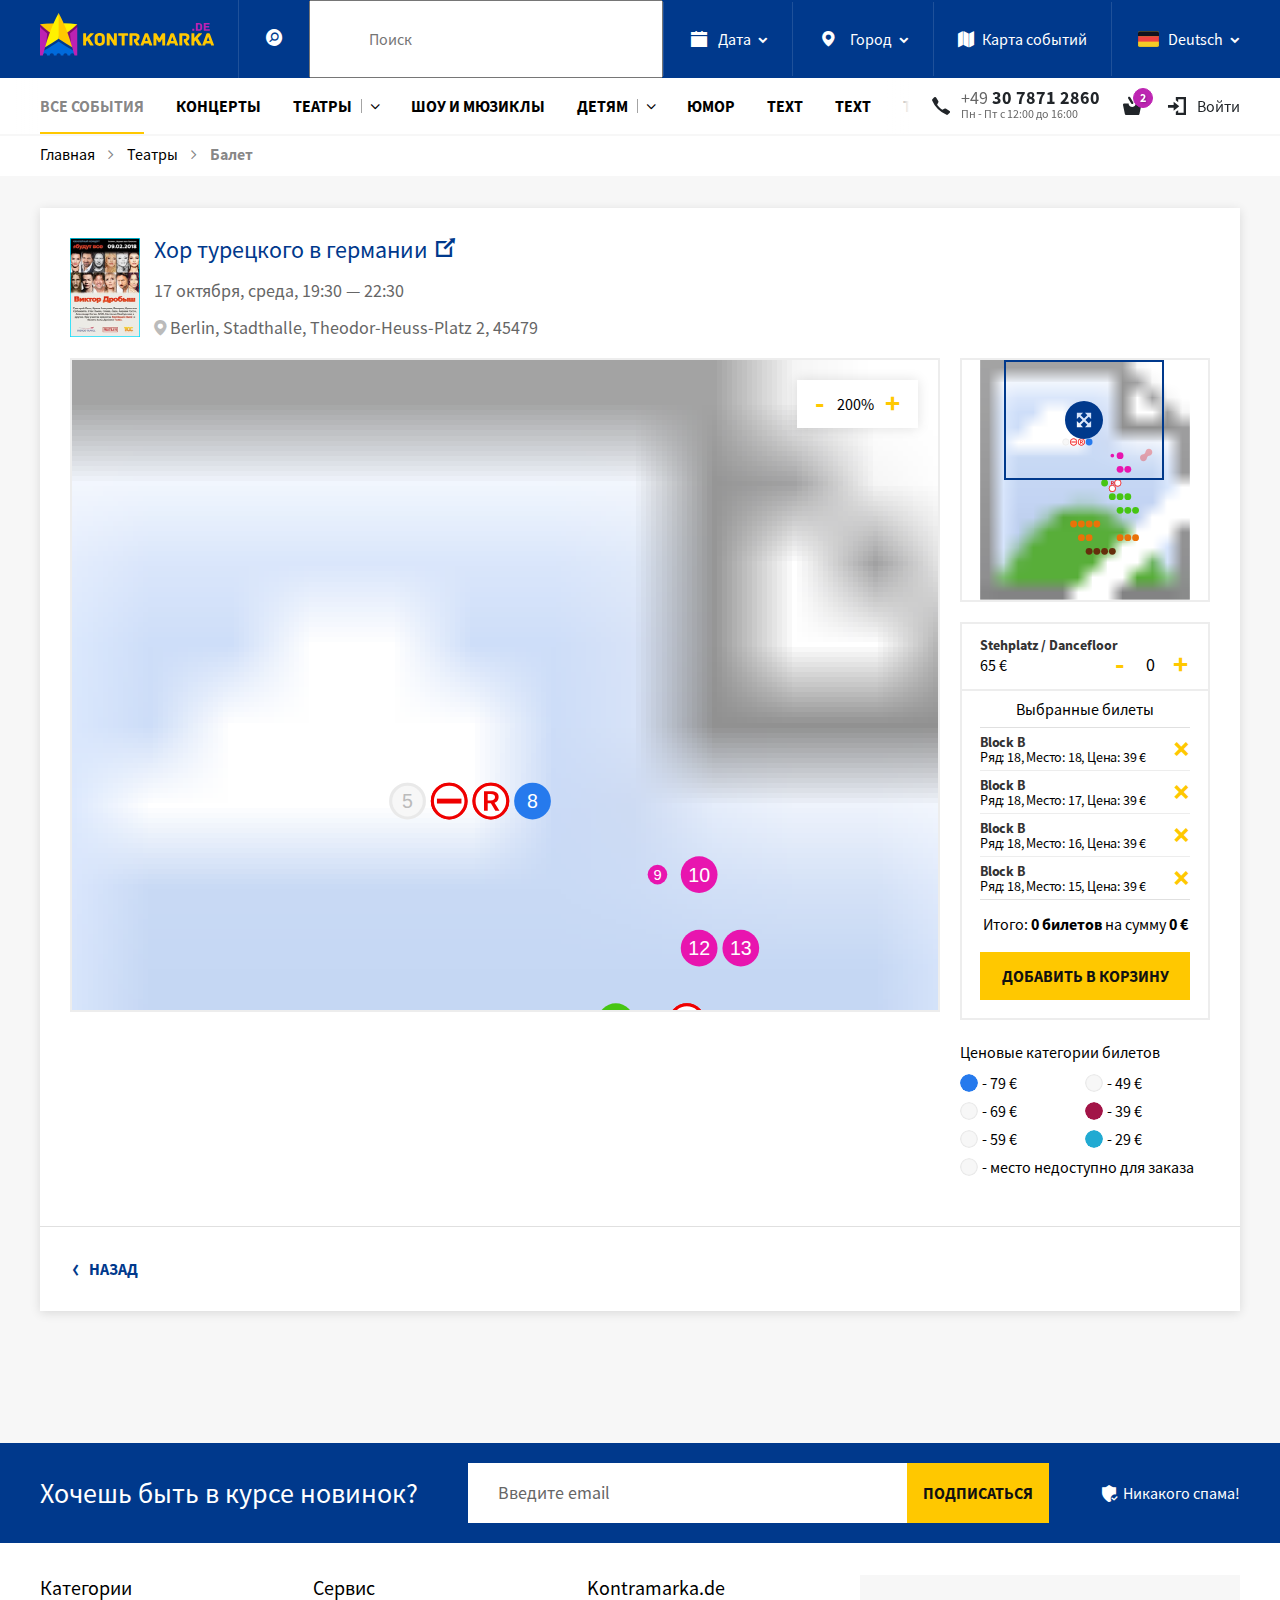
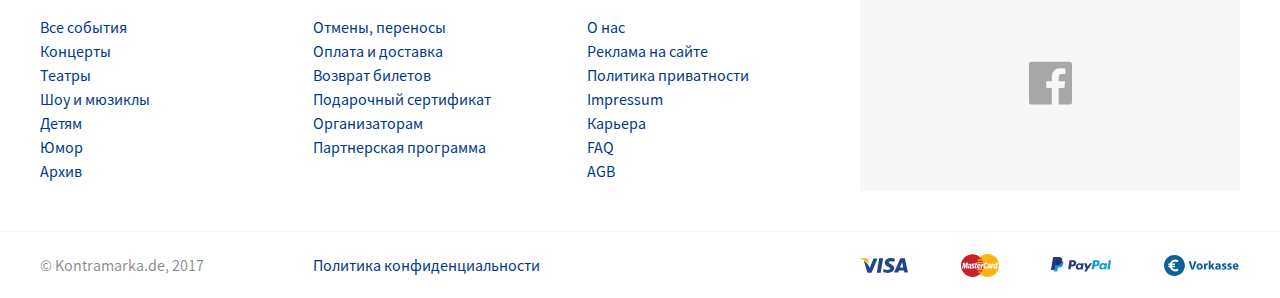
<file: scheme5.html>
<!DOCTYPE html>
<html lang="ru">
<head>
	<meta charset="UTF-8">
	<!-- <meta name="viewport" content="width=device-width, initial-scale=1, shrink-to-fit=no"> -->

    <meta name="viewport" content="user-scalable=no, width=device-width, initial-scale=1, maximum-scale=1">
	<title>Kontramarka</title>
	<link rel="stylesheet" href="/css/kontramarka-theme.css">

	<!-- jQuery -->
	<script src="/plugins/js/jquery.min.js"></script>
</head>
<body>

    <header>
        <section id="cookiesNote" class="bg-dark d-none">
            <div class="container">
                <div class="note">The US-based Amazon website has the information page about cookies located within the “<a href="#">Privacy Notice</a>” page, and for US laws, that’s good enough:<a class="close-note" title="Закрыть">&times;</a></div>
            </div>
        </section>
        <section id="topMenu" class="bg-secondary">
            <div class="container">
                <nav class="navbar">
                    <a class="navbar-brand" href="/"></a>
					<ul class="navbar-nav" id="navbar">
						<li class="nav-item search">
							<a class="nav-link">
								<i class="icon-search"></i>
							</a>
							<form id="search">
								<input type="text" placeholder="Поиск">
								<button type="submit" hidden>Search</button>
							</form>
						</li>
						<li class="nav-item dropdown date">
							<a class="nav-link dropdown-toggle" id="topMenuDate" data-toggle="dropdown" aria-haspopup="true" aria-expanded="false">
								<i class="icon-calendar"></i><span class="d-none d-md-inline">Дата</span>
							</a>
							<div class="dropdown-menu fixed-width" aria-labelledby="topMenuDate">
								<div id="topMenuCalendar" class="calendar">
									<div class="title">
										<a class="prev" onclick="listMonth('2017-08', 'ru');" title="Предыдущий месяц"></a>
										<a class="month" href="/2017-september/">Cентябрь 2017</a>
										<a class="next" onclick="listMonth('2017-10', 'ru');" title="Следующий месяц"></a>
									</div>
									<div class="divider"></div>
									<div class="dates">
										<table cellpadding="0" cellspacing="0">
											<thead>
												<tr class="week">
													<th>Пн</th>
													<th>Вт</th>
													<th>Ср</th>
													<th>Чт</th>
													<th>Пт</th>
													<th>Сб</th>
													<th>Вс</th>
												</tr>
											</thead>
											<tbody>
												<tr>
													<td><span class="old">28</span></td>
													<td><span class="old">29</span></td>
													<td><span class="old">30</span></td>
													<td><span class="old">31</span></td>
													<td><span>1</span></td>
													<td><span>2</span></td>
													<td><span>3</span></td>
												</tr>
												<tr>
													<td><span>4</span></td>
													<td><span>5</span></td>
													<td><span>6</span></td>
													<td><span>7</span></td>
													<td><span>8</span></td>
													<td><span>9</span></td>
													<td><span>10</span></td>
												</tr>
												<tr>
													<td><span>11</span></td>
													<td><span>12</span></td>
													<td><span>13</span></td>
													<td><span>14</span></td>
													<td><span>15</span></td>
													<td><span>16</span></td>
													<td><span>17</span></td>
												</tr>
												<tr>
													<td><span>18</span></td>
													<td><span>19</span></td>
													<td><span>20</span></td>
													<td><span class="today">21</span></td>
													<td><a href="/date/viewday/2017-09-22/">22</a></td>
													<td><span>23</span></td>
													<td><span>24</span></td>
												</tr>
												<tr>
													<td><span>25</span></td>
													<td><a href="/date/viewday/2017-09-26/">26</a></td>
													<td><a href="/date/viewday/2017-09-27/">27</a></td>
													<td><a href="/date/viewday/2017-09-28/">28</a></td>
													<td><a href="/date/viewday/2017-09-29/">29</a></td>
													<td><a href="/date/viewday/2017-09-30/">30</a></td>
													<td><span class="new">1</span></td>
												</tr>
												<tr>
													<td><span class="new">2</span></td>
													<td><span class="new">3</span></td>
													<td><span class="new">4</span></td>
													<td><span class="new">5</span></td>
													<td><span class="new">6</span></td>
													<td><span class="new">7</span></td>
													<td><span class="new">8</span></td>
												</tr>
											</tbody>
										</table>
									</div>
								</div>
							</div>
						</li>
						<li class="nav-item dropdown city">
							<a class="nav-link dropdown-toggle" id="topMenuCity" data-toggle="dropdown" aria-haspopup="true" aria-expanded="false">
								<i class="icon-map-marker"></i>
								<span class="d-none d-md-inline">Город</span>
							</a>
							<div class="dropdown-menu fixed-width autocomplete" aria-labelledby="topMenuCity">
								<div class="list-search">
									<i class="icon-search"></i>
									<input type="text" data-autocomplete="cities" placeholder="Искать город">
								</div>
								<ul class="autocomplete-results">
									<li class="active"><a href="/city/view/aachen/">Aachen</a></li>
									<li><a href="/city/view/altenkirchen/">Altenkirchen</a></li>
									<li><a href="/city/view/altoetting/">Altötting</a></li>
									<li><a href="/city/view/alzey-kirchheimbolanden/">Alzey-Kirchheimbolanden</a></li>
									<li><a href="/city/view/amberg/">Amberg</a></li>
									<li><a href="/city/view/ansbach/">Ansbach</a></li>
									<li><a href="/city/view/aschaffenburg/">Aschaffenburg</a></li>
									<li><a href="/city/view/bad-godesberg/">Bad Godesberg (Bonn)</a></li>
									<li><a href="/city/view/bamberg/">Bamberg</a></li>
									<li><a href="/city/view/bayreuth/">Bayreuth</a></li>
									<li><a href="/city/view/berlin/">Berlin</a></li>
									<li><a href="/city/view/bielefeld/">Bielefeld</a></li>
									<li><a href="/city/view/boeblingen/">Böblingen</a></li>
									<li><a href="/city/view/bonn/">Bonn</a></li>
									<li><a href="/city/view/bremen/">Bremen</a></li>
									<li><a href="/city/view/buende/">Bünde</a></li>
									<li><a href="/city/view/cloppenburg/">Cloppenburg</a></li>
									<li><a href="/city/view/coburg/">Coburg</a></li>
									<li><a href="/city/view/coesfeld/">Coesfeld</a></li>
									<li><a href="/city/view/darmstadt/">Darmstadt</a></li>
									<li><a href="/city/view/deggendorf/">Deggendorf</a></li>
									<li><a href="/city/view/delbrueck/">Delbrück</a></li>
									<li><a href="/city/view/detmold/">Detmold</a></li>
									<li><a href="/city/view/dillingen-saar/">Dillingen Saar</a></li>
									<li><a href="/city/view/dortmund/">Dortmund</a></li>
									<li><a href="/city/view/duisburg/">Duisburg</a></li>
									<li><a href="/city/view/dueren/">Düren</a></li>
									<li><a href="/city/view/duesseldorf/">Düsseldorf</a></li>
									<li><a href="/city/view/erlangen/">Erlangen</a></li>
									<li><a href="/city/view/essen/">Essen</a></li>
									<li><a href="/city/view/frankfurt-am-main/">Frankfurt am Main</a></li>
									<li><a href="/city/view/freiburg/">Freiburg</a></li>
									<li><a href="/city/view/friedrichshafen/">Friedrichshafen</a></li>
									<li><a href="/city/view/fulda/">Fulda</a></li>
									<li><a href="/city/view/fuerth/">Fürth</a></li>
									<li><a href="/city/view/giessen/">Gießen</a></li>
									<li><a href="/city/view/goettingen/">Göttingen</a></li>
									<li><a href="/city/view/gummersbach/">Gummersbach</a></li>
									<li><a href="/city/view/guetersloh/">Gütersloh</a></li>
									<li><a href="/city/view/gamburg/">Hamburg</a></li>
									<li><a href="/city/view/hamm/">Hamm</a></li>
									<li><a href="/city/view/hanau/">Hanau</a></li>
									<li><a href="/city/view/hannover/">Hannover</a></li>
									<li><a href="/city/view/heidenheim/">Heidenheim</a></li>
									<li><a href="/city/view/heilbronn/">Heilbronn</a></li>
									<li><a href="/city/view/herford/">Herford</a></li>
									<li><a href="/city/view/hilden/">Hilden</a></li>
									<li><a href="/city/view/idar-oberstein/">Idar-Oberstein</a></li>
									<li><a href="/city/view/ingolstadt/">Ingolstadt</a></li>
									<li><a href="/city/view/karlsruhe/">Karlsruhe</a></li>
									<li><a href="/city/view/kleve/">Kleve</a></li>
									<li><a href="/city/view/koeln/">Köln</a></li>
									<li><a href="/city/view/krefeld/">Krefeld</a></li>
									<li><a href="/city/view/lahnstein/">Lahnstein</a></li>
									<li><a href="/city/view/leinfelden-echterdingen/">Leinfelden-Echterdingen</a></li>
									<li><a href="/city/view/leipzig/">Leipzig</a></li>
									<li><a href="/city/view/lemgo/">Lemgo</a></li>
									<li><a href="/city/view/limburg/">Limburg</a></li>
									<li><a href="/city/view/lingen/">Lingen</a></li>
									<li><a href="/city/view/luebbecke/">Lübbecke</a></li>
									<li><a href="/city/view/ludwigshafen-am-rhein/">Ludwigshafen am Rhein</a></li>
									<li><a href="/city/view/memmingen/">Memmingen</a></li>
									<li><a href="/city/view/moenchengladbach/">Mönchengladbach</a></li>
									<li><a href="/city/view/muehlheim/">Mülheim an der Ruhr</a></li>
									<li><a href="/city/view/muenchen/">München</a></li>
									<li><a href="/city/view/muenster/">Münster</a></li>
									<li><a href="/city/view/neu-ulm/">Neu Ulm</a></li>
									<li><a href="/city/view/neuss/">Neuss</a></li>
									<li><a href="/city/view/neuwied-koblenz/">Neuwied (Koblenz)</a></li>
									<li><a href="/city/view/nienburg/">Nienburg</a></li>
									<li><a href="/city/view/neurnberg/">Nürnberg</a></li>
									<li><a href="/city/view/offenbach/">Offenbach</a></li>
									<li><a href="/city/view/oldenburg/">Oldenburg</a></li>
									<li><a href="/city/view/osnabrueck/">Osnabrück</a></li>
									<li><a href="/city/view/paderborn/">Paderborn</a></li>
									<li><a href="/city/view/pforzheim/">Pforzheim</a></li>
									<li><a href="/city/view/pocking/">Pocking</a></li>
									<li><a href="/city/view/praha/">Praha</a></li>
									<li><a href="/city/view/rastatt/">Rastatt</a></li>
									<li><a href="/city/view/ratingen/">Ratingen</a></li>
									<li><a href="/city/view/regensburg/">Regensburg</a></li>
									<li><a href="/city/view/rheinbach/">Rheinbach (Bonn)</a></li>
									<li><a href="/city/view/rheine/">Rheine</a></li>
									<li><a href="/city/view/saarbruecken/">Saarbrücken</a></li>
									<li><a href="/city/view/siegen/">Siegen</a></li>
									<li><a href="/city/view/sigmaringen/">Sigmaringen</a></li>
									<li><a href="/city/view/singen/">Singen</a></li>
									<li><a href="/city/view/stuttgart/">Stuttgart</a></li>
									<li><a href="/city/view/trier/">Trier</a></li>
									<li><a href="/city/view/trossingen/">Trossingen</a></li>
									<li><a href="/city/view/ulm/">Ulm</a></li>
									<li><a href="/city/view/vechta/">Vechta</a></li>
									<li><a href="/city/view/veitshoechheim-wuerzburg/">Veitshöchheim (Würzburg)</a></li>
									<li><a href="/city/view/villingen-schwenningen/">Villingen-Schwenningen</a></li>
									<li><a href="/city/view/wattenscheid-bochum/">Wattenscheid (Bochum)</a></li>
									<li><a href="/city/view/werl/">Werl</a></li>
									<li><a href="/city/view/wolfsburg/">Wolfsburg</a></li>
									<li><a href="/city/view/wuerzburg/">Würzburg</a></li>
									<li><a href="/city/view/zweibruecken/">Zweibrücken</a></li>
								</ul>
							</div>
						</li>
						<li class="nav-item d-none d-md-block" data-d-none="true">
							<a href="#" class="nav-link"><i class="fa fa-map"></i><span>Карта<span class="d-none d-lg-inline"> событий</span></span></a>
						</li>
						<li class="nav-item dropdown lang-select">
							<a href="#" class="lang curr-lang nav-link dropdown-toggle" id="topMenuLangSelect" data-toggle="dropdown" aria-haspopup="true" aria-expanded="false">
								<span class="flag de"></span><span class="d-none d-xl-inline">Deutsch</span>
							</a>
							<ul class="dropdown-menu dropdown-menu-right" aria-labelledby="topMenuLangSelect">
								<li class="dropdown-item active">
									<a href="#" class="lang" data-lang-val="de">
										<span class="flag de"></span><span>Deutsch</span>
									</a>
								</li>
								<li class="dropdown-item">
									<a href="#" class="lang" data-lang-val="ru">
										<span class="flag ru"></span><span>Русский</span>
									</a>
								</li>
							</ul>
						</li>
					</ul>
					<a class="navbar-close-nav d-none">&times;</a>
                </nav>
            </div>
        </section>
        <section id="mainMenu">
			<div class="container">
				<div class="main-menu">
					<!-- first toggler -->
					<a class="menu-toggler collapsed d-lg-none mr-auto" data-toggle="collapse" href="#mainMenuCategories" aria-expanded="false" aria-controls="mainMenuCategories"><span class="d-none d-sm-inline">Меню</span></a>

					<!-- than other elements in menu heading (that are on the right) -->
					<!-- first of this will have margin left 40px -->
					<!-- <div class="menu-item dropdown reference skins">
						<a href="#" id="skinConfig" data-toggle="dropdown"><i class="fa fa-cogs"></i><span class="d-none d-md-inline">Skins</span></a>
						<div class="dropdown-menu dropdown-menu-right" aria-labelledby="skinConfig">
							<li class="dropdown-item active"><a href="#" class="dropdown-item active">Default</a></li>
							<li class="dropdown-item"><a href="#" class="dropdown-item">Kontramarka</a></li>
						</div>
					</div> -->

					<div class="menu-item optional out dropdown reference date">
						<a id="mainMenuDate" data-toggle="dropdown" data-flip="false">
							<i class="icon-calendar"></i><span class="d-none d-xl-inline">Дата</span>
						</a>
						<div class="dropdown-menu fixed-width" aria-labelledby="mainMenuDate">
							<div id="mainMenuCalendar" class="calendar">
								<div class="title dd-menu-header">
									<a class="prev" onclick="listMonth('2017-08', 'ru');" title="Предыдущий месяц"></a>
									<a class="month" href="/2017-september/">Cентябрь 2017</a>
									<a class="next" onclick="listMonth('2017-10', 'ru');" title="Следующий месяц"></a>
								</div>
								<div class="divider"></div>
								<div class="dates dd-menu-body">
									<table cellpadding="0" cellspacing="0">
										<thead>
											<tr class="week">
												<th>Пн</th>
												<th>Вт</th>
												<th>Ср</th>
												<th>Чт</th>
												<th>Пт</th>
												<th>Сб</th>
												<th>Вс</th>
											</tr>
										</thead>
										<tbody>
											<tr>
												<td><span class="old">28</span></td>
												<td><span class="old">29</span></td>
												<td><span class="old">30</span></td>
												<td><span class="old">31</span></td>
												<td><span>1</span></td>
												<td><span>2</span></td>
												<td><span>3</span></td>
											</tr>
											<tr>
												<td><span>4</span></td>
												<td><span>5</span></td>
												<td><span>6</span></td>
												<td><span>7</span></td>
												<td><span>8</span></td>
												<td><span>9</span></td>
												<td><span>10</span></td>
											</tr>
											<tr>
												<td><span>11</span></td>
												<td><span>12</span></td>
												<td><span>13</span></td>
												<td><span>14</span></td>
												<td><span>15</span></td>
												<td><span>16</span></td>
												<td><span>17</span></td>
											</tr>
											<tr>
												<td><span>18</span></td>
												<td><span>19</span></td>
												<td><span>20</span></td>
												<td><span class="today">21</span></td>
												<td><a href="/date/viewday/2017-09-22/">22</a></td>
												<td><span>23</span></td>
												<td><span>24</span></td>
											</tr>
											<tr>
												<td><span>25</span></td>
												<td><a href="/date/viewday/2017-09-26/">26</a></td>
												<td><a href="/date/viewday/2017-09-27/">27</a></td>
												<td><a href="/date/viewday/2017-09-28/">28</a></td>
												<td><a href="/date/viewday/2017-09-29/">29</a></td>
												<td><a href="/date/viewday/2017-09-30/">30</a></td>
												<td><span class="new">1</span></td>
											</tr>
											<tr>
												<td><span class="new">2</span></td>
												<td><span class="new">3</span></td>
												<td><span class="new">4</span></td>
												<td><span class="new">5</span></td>
												<td><span class="new">6</span></td>
												<td><span class="new">7</span></td>
												<td><span class="new">8</span></td>
											</tr>
										</tbody>
									</table>
								</div>
							</div>
						</div>
					</div>
					<div class="menu-item optional out dropdown reference city">
						<a id="mainMenuCity" data-toggle="dropdown" data-flip="false">
							<i class="icon-map-marker"></i>
							<span class="d-none d-xl-inline">Город</span>
						</a>
						<div class="dropdown-menu fixed-width autocomplete" aria-labelledby="mainMenuCity">
							<div class="dd-menu-header list-search">
								<i class="icon-search"></i>
								<input type="text" data-autocomplete="cities" placeholder="Искать город">
							</div>
							<ul class="dd-menu-body autocomplete-results">
								<li class="active"><a href="/city/view/aachen/">Aachen</a></li>
								<li><a href="/city/view/altenkirchen/">Altenkirchen</a></li>
								<li><a href="/city/view/altoetting/">Altötting</a></li>
								<li><a href="/city/view/alzey-kirchheimbolanden/">Alzey-Kirchheimbolanden</a></li>
								<li><a href="/city/view/amberg/">Amberg</a></li>
								<li><a href="/city/view/ansbach/">Ansbach</a></li>
								<li><a href="/city/view/aschaffenburg/">Aschaffenburg</a></li>
								<li><a href="/city/view/bad-godesberg/">Bad Godesberg (Bonn)</a></li>
								<li><a href="/city/view/bamberg/">Bamberg</a></li>
								<li><a href="/city/view/bayreuth/">Bayreuth</a></li>
								<li><a href="/city/view/berlin/">Berlin</a></li>
								<li><a href="/city/view/bielefeld/">Bielefeld</a></li>
								<li><a href="/city/view/boeblingen/">Böblingen</a></li>
								<li><a href="/city/view/bonn/">Bonn</a></li>
								<li><a href="/city/view/bremen/">Bremen</a></li>
								<li><a href="/city/view/buende/">Bünde</a></li>
								<li><a href="/city/view/cloppenburg/">Cloppenburg</a></li>
								<li><a href="/city/view/coburg/">Coburg</a></li>
								<li><a href="/city/view/coesfeld/">Coesfeld</a></li>
								<li><a href="/city/view/darmstadt/">Darmstadt</a></li>
								<li><a href="/city/view/deggendorf/">Deggendorf</a></li>
								<li><a href="/city/view/delbrueck/">Delbrück</a></li>
								<li><a href="/city/view/detmold/">Detmold</a></li>
								<li><a href="/city/view/dillingen-saar/">Dillingen Saar</a></li>
								<li><a href="/city/view/dortmund/">Dortmund</a></li>
								<li><a href="/city/view/duisburg/">Duisburg</a></li>
								<li><a href="/city/view/dueren/">Düren</a></li>
								<li><a href="/city/view/duesseldorf/">Düsseldorf</a></li>
								<li><a href="/city/view/erlangen/">Erlangen</a></li>
								<li><a href="/city/view/essen/">Essen</a></li>
								<li><a href="/city/view/frankfurt-am-main/">Frankfurt am Main</a></li>
								<li><a href="/city/view/freiburg/">Freiburg</a></li>
								<li><a href="/city/view/friedrichshafen/">Friedrichshafen</a></li>
								<li><a href="/city/view/fulda/">Fulda</a></li>
								<li><a href="/city/view/fuerth/">Fürth</a></li>
								<li><a href="/city/view/giessen/">Gießen</a></li>
								<li><a href="/city/view/goettingen/">Göttingen</a></li>
								<li><a href="/city/view/gummersbach/">Gummersbach</a></li>
								<li><a href="/city/view/guetersloh/">Gütersloh</a></li>
								<li><a href="/city/view/gamburg/">Hamburg</a></li>
								<li><a href="/city/view/hamm/">Hamm</a></li>
								<li><a href="/city/view/hanau/">Hanau</a></li>
								<li><a href="/city/view/hannover/">Hannover</a></li>
								<li><a href="/city/view/heidenheim/">Heidenheim</a></li>
								<li><a href="/city/view/heilbronn/">Heilbronn</a></li>
								<li><a href="/city/view/herford/">Herford</a></li>
								<li><a href="/city/view/hilden/">Hilden</a></li>
								<li><a href="/city/view/idar-oberstein/">Idar-Oberstein</a></li>
								<li><a href="/city/view/ingolstadt/">Ingolstadt</a></li>
								<li><a href="/city/view/karlsruhe/">Karlsruhe</a></li>
								<li><a href="/city/view/kleve/">Kleve</a></li>
								<li><a href="/city/view/koeln/">Köln</a></li>
								<li><a href="/city/view/krefeld/">Krefeld</a></li>
								<li><a href="/city/view/lahnstein/">Lahnstein</a></li>
								<li><a href="/city/view/leinfelden-echterdingen/">Leinfelden-Echterdingen</a></li>
								<li><a href="/city/view/leipzig/">Leipzig</a></li>
								<li><a href="/city/view/lemgo/">Lemgo</a></li>
								<li><a href="/city/view/limburg/">Limburg</a></li>
								<li><a href="/city/view/lingen/">Lingen</a></li>
								<li><a href="/city/view/luebbecke/">Lübbecke</a></li>
								<li><a href="/city/view/ludwigshafen-am-rhein/">Ludwigshafen am Rhein</a></li>
								<li><a href="/city/view/memmingen/">Memmingen</a></li>
								<li><a href="/city/view/moenchengladbach/">Mönchengladbach</a></li>
								<li><a href="/city/view/muehlheim/">Mülheim an der Ruhr</a></li>
								<li><a href="/city/view/muenchen/">München</a></li>
								<li><a href="/city/view/muenster/">Münster</a></li>
								<li><a href="/city/view/neu-ulm/">Neu Ulm</a></li>
								<li><a href="/city/view/neuss/">Neuss</a></li>
								<li><a href="/city/view/neuwied-koblenz/">Neuwied (Koblenz)</a></li>
								<li><a href="/city/view/nienburg/">Nienburg</a></li>
								<li><a href="/city/view/neurnberg/">Nürnberg</a></li>
								<li><a href="/city/view/offenbach/">Offenbach</a></li>
								<li><a href="/city/view/oldenburg/">Oldenburg</a></li>
								<li><a href="/city/view/osnabrueck/">Osnabrück</a></li>
								<li><a href="/city/view/paderborn/">Paderborn</a></li>
								<li><a href="/city/view/pforzheim/">Pforzheim</a></li>
								<li><a href="/city/view/pocking/">Pocking</a></li>
								<li><a href="/city/view/praha/">Praha</a></li>
								<li><a href="/city/view/rastatt/">Rastatt</a></li>
								<li><a href="/city/view/ratingen/">Ratingen</a></li>
								<li><a href="/city/view/regensburg/">Regensburg</a></li>
								<li><a href="/city/view/rheinbach/">Rheinbach (Bonn)</a></li>
								<li><a href="/city/view/rheine/">Rheine</a></li>
								<li><a href="/city/view/saarbruecken/">Saarbrücken</a></li>
								<li><a href="/city/view/siegen/">Siegen</a></li>
								<li><a href="/city/view/sigmaringen/">Sigmaringen</a></li>
								<li><a href="/city/view/singen/">Singen</a></li>
								<li><a href="/city/view/stuttgart/">Stuttgart</a></li>
								<li><a href="/city/view/trier/">Trier</a></li>
								<li><a href="/city/view/trossingen/">Trossingen</a></li>
								<li><a href="/city/view/ulm/">Ulm</a></li>
								<li><a href="/city/view/vechta/">Vechta</a></li>
								<li><a href="/city/view/veitshoechheim-wuerzburg/">Veitshöchheim (Würzburg)</a></li>
								<li><a href="/city/view/villingen-schwenningen/">Villingen-Schwenningen</a></li>
								<li><a href="/city/view/wattenscheid-bochum/">Wattenscheid (Bochum)</a></li>
								<li><a href="/city/view/werl/">Werl</a></li>
								<li><a href="/city/view/wolfsburg/">Wolfsburg</a></li>
								<li><a href="/city/view/wuerzburg/">Würzburg</a></li>
								<li><a href="/city/view/zweibruecken/">Zweibrücken</a></li>
							</ul>
						</div>
					</div>
					<a href="tel:+493078712860" class="phone menu-item">
						<i class="icon-phone"></i>
						<div class="d-none d-lg-inline-block">
							<span class="number"><span class="code text-muted">+49</span> 30 7871 2860</span>
							<div class="time text-muted">Пн - Пт с 12:00 до 16:00</div>
						</div>
					</a>
					<a href="#" class="menu-item cart">
						<span class="cart-outer">
							<i class="icon-basket"></i>
							<!-- <span class="d-none d-md-inline">Корзина</span> -->
							<span class="badge badge-accent cart-count">2</span>
						</span>
					</a>
					<a class="menu-item login" data-toggle="modal" data-target="#loginModal">
						<i class="icon-sign-in"></i>
						<span class="nav-item-text d-none d-md-inline">Войти</span>
					</a>

					<!-- categories list -->
					<div class="menu-wrapper draggable-lg-up">
						<div class="drag-fog left d-none d-lg-block"></div>
						<div class="drag-item menu-body collapse" id="mainMenuCategories">
							<ul class="categories">
								<li class="nav-item"><a href="/" class="nav-link active" title="Все события">Все события</a></li>
								<li class="nav-item"><a href="/concerts/" class="nav-link" title="Концерты">Концерты</a></li>
								<li class="nav-item dropdown reference" id="mainMenu_theaters">
									<a href="/" class="nav-link" title="Театры">Театры</a>
									<a class="arrow"><i class="fa fa-angle-down"></i></a>
									<ul class="sub-categories dropdown-menu" aria-labelledby="mainMenu_theaters">
										<li class="dropdown-item"><a href="#">Балет</a></li>
										<li class="dropdown-item"><a href="#">Спектакли</a></li>
									</ul>
								</li>
								<li class="nav-item"><a href="javascript:void(0)" class="nav-link" title="Шоу и мюзиклы">Шоу и мюзиклы</a></li>
								<li class="nav-item dropdown reference" id="mainMenu_children">
									<a href="javascript:void(0)" class="nav-link" title="Детям">Детям</a>
									<a class="arrow"><i class="fa fa-angle-down"></i></a>
									<ul class="sub-categories dropdown-menu" aria-labelledby="mainMenu_children">
										<li class="dropdown-item"><a href="#">Новогодняя ёлка</a></li>
									</ul>
								</li>
								<li class="nav-item"><a href="javascript:void(0)" class="nav-link" title="Юмор">Юмор</a></li>
								<li class="nav-item"><a href="javascript:void(0)" class="nav-link">text</a></li>
								<li class="nav-item"><a href="javascript:void(0)" class="nav-link">text</a></li>
								<li class="nav-item"><a href="javascript:void(0)" class="nav-link">text</a></li>
							</ul>
						</div>
						<div class="drag-fog right d-none d-lg-block mr-auto"></div>
					</div>
				</div>
			</div>
			<div class="loader"></div>
        </section>
    </header>

    <main>
		<section class="breadcrumbs">
			<div class="container">
				<div id="speedbar">
			        <div xmlns:v="http://rdf.data-vocabulary.org/#">
						<span typeof="v:Breadcrumb">
							<a rel="v:url" property="v:title" href="/">Главная</a>
						</span>
						<i class="fa fa-angle-right"></i>
						<a href="/teatri/">Театры</a>
						<i class="fa fa-angle-right"></i>
						Балет
					</div>
			    </div>
			</div>
		</section>
		<section class="page-block">
			<div class="container">
				<div class="box">
					<div class="box-body">
						<div class="event-info">
							<div class="event-info__pic">
								<div class="a4 preloading">
									<img src="/images/public/events/ex.png" alt="ани лорак в германии 2017, kontramarka.de" title="Ани Лорак в Германии 2017"/>
								</div>
							</div>
							<div class="event-info__main">
								<h1 class="event-info__title"><a href="http://goo.gl/maps/0k89v" target="_blank" class="external">Хор турецкого в германии</a></h1>
								<div class="event-info__datetime">17 октября, среда, 19:30 — 22:30</div>
								<div class="event-info__place">Berlin, Stadthalle, Theodor-Heuss-Platz 2, 45479</div>
							</div>
						</div>
						<div class="scheme">
							<link rel="stylesheet" href="/components/css/scheme.css">
							<!-- {\"placeID\":\"Parkett-1-5\",\"onclick\":\"markerPlace(\'Parkett-1-5\', 0, 30, \'\\u20ac\');\",\"pgroups\":\"\",\"title\":\"<p><b>\\u0420\\u044f\\u0434:<\\/b> 1<\\/p><p><b>\\u041c\\u0435\\u0441\\u0442\\u043e:<\\/b> 5<\\/p><p><b>\\u0426\\u0435\\u043d\\u0430:<\\/b> 30 \\u20ac<\\/p>\",\"color\":\"darkblue\",\"block\":\"Parkett\",\"row\":\"1\",\"place\":\"5\",\"price\":\"30,00\",\"currency\":\"\\u20ac\"}, -->
							<script type="text/javascript">
								var jsnstr = '[{\"placeID\":\"Parkett-1-6\",\"pgroups\":\"\",\"title\":\"<p><b>\\u0420\\u044f\\u0434:<\\/b> 1<\\/p><p><b>\\u041c\\u0435\\u0441\\u0442\\u043e:<\\/b> 6<\\/p><p><b>\\u0426\\u0435\\u043d\\u0430:<\\/b> 30 \\u20ac<\\/p>\",\"color\":\"sold\",\"block\":\"Parkett\",\"row\":\"1\",\"place\":\"6\",\"price\":\"30,00\",\"currency\":\"\\u20ac\"},{\"placeID\":\"Parkett-1-7\",\"onclick\":\"markerPlace(\'Parkett-1-7\', 0, 30, \'\\u20ac\');\",\"pgroups\":\"\",\"title\":\"<p><b>\\u0420\\u044f\\u0434:<\\/b> 1<\\/p><p><b>\\u041c\\u0435\\u0441\\u0442\\u043e:<\\/b> 7<\\/p><p><b>\\u0426\\u0435\\u043d\\u0430:<\\/b> 30 \\u20ac<\\/p>\",\"color\":\"reserve\",\"block\":\"Parkett\",\"row\":\"1\",\"place\":\"7\",\"price\":\"30,00\",\"currency\":\"\\u20ac\"},        {\"placeID\":\"Parkett-1-8\",\"pgroups\":\"<div class=\'pgroups\' id=\'pgroups-1088034\'><p data-group=\'0\' data-price=\'49\' data-currency=\'\\u20ac\'>\\u0421\\u0442\\u0430\\u043d\\u0434\\u0430\\u0440\\u0442\\u043d\\u044b\\u0439<span>49 \\u20ac<\\/span><\\/p><p data-group=\'6\' data-price=\'42\' data-currency=\'\\u20ac\'>\\u0421\\u0442\\u0443\\u0434\\u0435\\u043d\\u0442<span>42 \\u20ac<\\/span><\\/p><p data-group=\'7\' data-price=\'42\' data-currency=\'\\u20ac\'>\\u0428\\u043a\\u043e\\u043b\\u044c\\u043d\\u0438\\u043a (\\u043e\\u0442 15 \\u043b\\u0435\\u0442)<span>42 \\u20ac<\\/span><\\/p><p data-group=\'5\' data-price=\'42\' data-currency=\'\\u20ac\'>\\u0420\\u0435\\u0431\\u0435\\u043d\\u043e\\u043a (\\u0434\\u043e 14 \\u043b\\u0435\\u0442)<span>42 \\u20ac<\\/span><\\/p><p data-group=\'4\' data-price=\'34\' data-currency=\'\\u20ac\'>\\u0420\\u0435\\u0431\\u0435\\u043d\\u043e\\u043a (\\u0434\\u043e 12 \\u043b\\u0435\\u0442)<span>34 \\u20ac<\\/span><\\/p><\\/div>\",\"title\":\"<p><b>\\u0420\\u044f\\u0434:<\\/b> 3<\\/p><p><b>\\u041c\\u0435\\u0441\\u0442\\u043e:<\\/b> 3<\\/p><p><b>\\u0426\\u0435\\u043d\\u0430:<\\/b> 49 \\u20ac<\\/p><p><b>\\u0421\\u0442\\u0443\\u0434\\u0435\\u043d\\u0442:<\\/b> 42 \\u20ac<\\/p><p><b>\\u0428\\u043a\\u043e\\u043b\\u044c\\u043d\\u0438\\u043a (\\u043e\\u0442 15 \\u043b\\u0435\\u0442):<\\/b> 42 \\u20ac<\\/p><p><b>\\u0420\\u0435\\u0431\\u0435\\u043d\\u043e\\u043a (\\u0434\\u043e 14 \\u043b\\u0435\\u0442):<\\/b> 42 \\u20ac<\\/p><p><b>\\u0420\\u0435\\u0431\\u0435\\u043d\\u043e\\u043a (\\u0434\\u043e 12 \\u043b\\u0435\\u0442):<\\/b> 34 \\u20ac<\\/p>\",\"color\":\"darkblue\",\"block\":\"Saal\",\"row\":\"3\",\"place\":\"3\",\"price\":\"49,00\",\"currency\":\"\\u20ac\"}          ,{\"placeID\":\"Parkett-2-9\",\"onclick\":\"markerPlace(\'Parkett-2-9\', 0, 27, \'\\u20ac\');\",\"pgroups\":\"\",\"title\":\"<p><b>\\u0420\\u044f\\u0434:<\\/b> 2<\\/p><p><b>\\u041c\\u0435\\u0441\\u0442\\u043e:<\\/b> 9<\\/p><p><b>\\u0426\\u0435\\u043d\\u0430:<\\/b> 27 \\u20ac<\\/p>\",\"color\":\"purple\",\"block\":\"Parkett\",\"row\":\"2\",\"place\":\"9\",\"price\":\"27,00\",\"currency\":\"\\u20ac\"},{\"placeID\":\"Parkett-2-10\",\"onclick\":\"markerPlace(\'Parkett-2-10\', 0, 27, \'\\u20ac\');\",\"pgroups\":\"\",\"title\":\"<p><b>\\u0420\\u044f\\u0434:<\\/b> 2<\\/p><p><b>\\u041c\\u0435\\u0441\\u0442\\u043e:<\\/b> 10<\\/p><p><b>\\u0426\\u0435\\u043d\\u0430:<\\/b> 27 \\u20ac<\\/p>\",\"color\":\"purple\",\"block\":\"Parkett\",\"row\":\"2\",\"place\":\"10\",\"price\":\"27,00\",\"currency\":\"\\u20ac\"},{\"placeID\":\"Parkett-3-12\",\"onclick\":\"markerPlace(\'Parkett-3-12\', 0, 27, \'\\u20ac\');\",\"pgroups\":\"\",\"title\":\"<p><b>\\u0420\\u044f\\u0434:<\\/b> 3<\\/p><p><b>\\u041c\\u0435\\u0441\\u0442\\u043e:<\\/b> 12<\\/p><p><b>\\u0426\\u0435\\u043d\\u0430:<\\/b> 27 \\u20ac<\\/p>\",\"color\":\"purple\",\"block\":\"Parkett\",\"row\":\"3\",\"place\":\"12\",\"price\":\"27,00\",\"currency\":\"\\u20ac\"},{\"placeID\":\"Parkett-3-13\",\"onclick\":\"markerPlace(\'Parkett-3-13\', 0, 27, \'\\u20ac\');\",\"pgroups\":\"\",\"title\":\"<p><b>\\u0420\\u044f\\u0434:<\\/b> 3<\\/p><p><b>\\u041c\\u0435\\u0441\\u0442\\u043e:<\\/b> 13<\\/p><p><b>\\u0426\\u0435\\u043d\\u0430:<\\/b> 27 \\u20ac<\\/p>\",\"color\":\"purple\",\"block\":\"Parkett\",\"row\":\"3\",\"place\":\"13\",\"price\":\"27,00\",\"currency\":\"\\u20ac\"},{\"placeID\":\"Parkett-4-10\",\"onclick\":\"markerPlace(\'Parkett-4-10\', 0, 24, \'\\u20ac\');\",\"pgroups\":\"\",\"title\":\"<p><b>\\u0420\\u044f\\u0434:<\\/b> 4<\\/p><p><b>\\u041c\\u0435\\u0441\\u0442\\u043e:<\\/b> 10<\\/p><p><b>\\u0426\\u0435\\u043d\\u0430:<\\/b> 24 \\u20ac<\\/p>\",\"color\":\"green\",\"block\":\"Parkett\",\"row\":\"4\",\"place\":\"10\",\"price\":\"24,00\",\"currency\":\"\\u20ac\"},{\"placeID\":\"Parkett-4-11\",\"onclick\":\"markerPlace(\'Parkett-4-11\', 0, 24, \'\\u20ac\');\",\"pgroups\":\"\",\"title\":\"<p><b>\\u0420\\u044f\\u0434:<\\/b> 4<\\/p><p><b>\\u041c\\u0435\\u0441\\u0442\\u043e:<\\/b> 11<\\/p><p><b>\\u0426\\u0435\\u043d\\u0430:<\\/b> 24 \\u20ac<\\/p>\",\"color\":\"reserve\",\"block\":\"Parkett\",\"row\":\"4\",\"place\":\"11\",\"price\":\"24,00\",\"currency\":\"\\u20ac\"},{\"placeID\":\"Parkett-5-11\",\"onclick\":\"markerPlace(\'Parkett-5-11\', 0, 24, \'\\u20ac\');\",\"pgroups\":\"\",\"title\":\"<p><b>\\u0420\\u044f\\u0434:<\\/b> 5<\\/p><p><b>\\u041c\\u0435\\u0441\\u0442\\u043e:<\\/b> 11<\\/p><p><b>\\u0426\\u0435\\u043d\\u0430:<\\/b> 24 \\u20ac<\\/p>\",\"color\":\"green\",\"block\":\"Parkett\",\"row\":\"5\",\"place\":\"11\",\"price\":\"24,00\",\"currency\":\"\\u20ac\"},{\"placeID\":\"Parkett-5-12\",\"onclick\":\"markerPlace(\'Parkett-5-12\', 0, 24, \'\\u20ac\');\",\"pgroups\":\"\",\"title\":\"<p><b>\\u0420\\u044f\\u0434:<\\/b> 5<\\/p><p><b>\\u041c\\u0435\\u0441\\u0442\\u043e:<\\/b> 12<\\/p><p><b>\\u0426\\u0435\\u043d\\u0430:<\\/b> 24 \\u20ac<\\/p>\",\"color\":\"green\",\"block\":\"Parkett\",\"row\":\"5\",\"place\":\"12\",\"price\":\"24,00\",\"currency\":\"\\u20ac\"},{\"placeID\":\"Parkett-5-13\",\"onclick\":\"markerPlace(\'Parkett-5-13\', 0, 24, \'\\u20ac\');\",\"pgroups\":\"\",\"title\":\"<p><b>\\u0420\\u044f\\u0434:<\\/b> 5<\\/p><p><b>\\u041c\\u0435\\u0441\\u0442\\u043e:<\\/b> 13<\\/p><p><b>\\u0426\\u0435\\u043d\\u0430:<\\/b> 24 \\u20ac<\\/p>\",\"color\":\"green\",\"block\":\"Parkett\",\"row\":\"5\",\"place\":\"13\",\"price\":\"24,00\",\"currency\":\"\\u20ac\"},{\"placeID\":\"Parkett-6-12\",\"onclick\":\"markerPlace(\'Parkett-6-12\', 0, 24, \'\\u20ac\');\",\"pgroups\":\"\",\"title\":\"<p><b>\\u0420\\u044f\\u0434:<\\/b> 6<\\/p><p><b>\\u041c\\u0435\\u0441\\u0442\\u043e:<\\/b> 12<\\/p><p><b>\\u0426\\u0435\\u043d\\u0430:<\\/b> 24 \\u20ac<\\/p>\",\"color\":\"green\",\"block\":\"Parkett\",\"row\":\"6\",\"place\":\"12\",\"price\":\"24,00\",\"currency\":\"\\u20ac\"},{\"placeID\":\"Parkett-6-13\",\"onclick\":\"markerPlace(\'Parkett-6-13\', 0, 24, \'\\u20ac\');\",\"pgroups\":\"\",\"title\":\"<p><b>\\u0420\\u044f\\u0434:<\\/b> 6<\\/p><p><b>\\u041c\\u0435\\u0441\\u0442\\u043e:<\\/b> 13<\\/p><p><b>\\u0426\\u0435\\u043d\\u0430:<\\/b> 24 \\u20ac<\\/p>\",\"color\":\"green\",\"block\":\"Parkett\",\"row\":\"6\",\"place\":\"13\",\"price\":\"24,00\",\"currency\":\"\\u20ac\"},{\"placeID\":\"Parkett-6-14\",\"onclick\":\"markerPlace(\'Parkett-6-14\', 0, 24, \'\\u20ac\');\",\"pgroups\":\"\",\"title\":\"<p><b>\\u0420\\u044f\\u0434:<\\/b> 6<\\/p><p><b>\\u041c\\u0435\\u0441\\u0442\\u043e:<\\/b> 14<\\/p><p><b>\\u0426\\u0435\\u043d\\u0430:<\\/b> 24 \\u20ac<\\/p>\",\"color\":\"green\",\"block\":\"Parkett\",\"row\":\"6\",\"place\":\"14\",\"price\":\"24,00\",\"currency\":\"\\u20ac\"},{\"placeID\":\"Parkett-7-6\",\"onclick\":\"markerPlace(\'Parkett-7-6\', 0, 20, \'\\u20ac\');\",\"pgroups\":\"\",\"title\":\"<p><b>\\u0420\\u044f\\u0434:<\\/b> 7<\\/p><p><b>\\u041c\\u0435\\u0441\\u0442\\u043e:<\\/b> 6<\\/p><p><b>\\u0426\\u0435\\u043d\\u0430:<\\/b> 20 \\u20ac<\\/p>\",\"color\":\"orange\",\"block\":\"Parkett\",\"row\":\"7\",\"place\":\"6\",\"price\":\"20,00\",\"currency\":\"\\u20ac\"},{\"placeID\":\"Parkett-7-7\",\"onclick\":\"markerPlace(\'Parkett-7-7\', 0, 20, \'\\u20ac\');\",\"pgroups\":\"\",\"title\":\"<p><b>\\u0420\\u044f\\u0434:<\\/b> 7<\\/p><p><b>\\u041c\\u0435\\u0441\\u0442\\u043e:<\\/b> 7<\\/p><p><b>\\u0426\\u0435\\u043d\\u0430:<\\/b> 20 \\u20ac<\\/p>\",\"color\":\"orange\",\"block\":\"Parkett\",\"row\":\"7\",\"place\":\"7\",\"price\":\"20,00\",\"currency\":\"\\u20ac\"},{\"placeID\":\"Parkett-7-8\",\"onclick\":\"markerPlace(\'Parkett-7-8\', 0, 20, \'\\u20ac\');\",\"pgroups\":\"\",\"title\":\"<p><b>\\u0420\\u044f\\u0434:<\\/b> 7<\\/p><p><b>\\u041c\\u0435\\u0441\\u0442\\u043e:<\\/b> 8<\\/p><p><b>\\u0426\\u0435\\u043d\\u0430:<\\/b> 20 \\u20ac<\\/p>\",\"color\":\"orange\",\"block\":\"Parkett\",\"row\":\"7\",\"place\":\"8\",\"price\":\"20,00\",\"currency\":\"\\u20ac\"},{\"placeID\":\"Parkett-7-9\",\"onclick\":\"markerPlace(\'Parkett-7-9\', 0, 20, \'\\u20ac\');\",\"pgroups\":\"\",\"title\":\"<p><b>\\u0420\\u044f\\u0434:<\\/b> 7<\\/p><p><b>\\u041c\\u0435\\u0441\\u0442\\u043e:<\\/b> 9<\\/p><p><b>\\u0426\\u0435\\u043d\\u0430:<\\/b> 20 \\u20ac<\\/p>\",\"color\":\"orange\",\"block\":\"Parkett\",\"row\":\"7\",\"place\":\"9\",\"price\":\"20,00\",\"currency\":\"\\u20ac\"},{\"placeID\":\"Parkett-8-7\",\"onclick\":\"markerPlace(\'Parkett-8-7\', 0, 20, \'\\u20ac\');\",\"pgroups\":\"\",\"title\":\"<p><b>\\u0420\\u044f\\u0434:<\\/b> 8<\\/p><p><b>\\u041c\\u0435\\u0441\\u0442\\u043e:<\\/b> 7<\\/p><p><b>\\u0426\\u0435\\u043d\\u0430:<\\/b> 20 \\u20ac<\\/p>\",\"color\":\"orange\",\"block\":\"Parkett\",\"row\":\"8\",\"place\":\"7\",\"price\":\"20,00\",\"currency\":\"\\u20ac\"},{\"placeID\":\"Parkett-8-8\",\"onclick\":\"markerPlace(\'Parkett-8-8\', 0, 20, \'\\u20ac\');\",\"pgroups\":\"\",\"title\":\"<p><b>\\u0420\\u044f\\u0434:<\\/b> 8<\\/p><p><b>\\u041c\\u0435\\u0441\\u0442\\u043e:<\\/b> 8<\\/p><p><b>\\u0426\\u0435\\u043d\\u0430:<\\/b> 20 \\u20ac<\\/p>\",\"color\":\"orange\",\"block\":\"Parkett\",\"row\":\"8\",\"place\":\"8\",\"price\":\"20,00\",\"currency\":\"\\u20ac\"},{\"placeID\":\"Parkett-8-12\",\"onclick\":\"markerPlace(\'Parkett-8-12\', 0, 20, \'\\u20ac\');\",\"pgroups\":\"\",\"title\":\"<p><b>\\u0420\\u044f\\u0434:<\\/b> 8<\\/p><p><b>\\u041c\\u0435\\u0441\\u0442\\u043e:<\\/b> 12<\\/p><p><b>\\u0426\\u0435\\u043d\\u0430:<\\/b> 20 \\u20ac<\\/p>\",\"color\":\"orange\",\"block\":\"Parkett\",\"row\":\"8\",\"place\":\"12\",\"price\":\"20,00\",\"currency\":\"\\u20ac\"},{\"placeID\":\"Parkett-8-13\",\"onclick\":\"markerPlace(\'Parkett-8-13\', 0, 20, \'\\u20ac\');\",\"pgroups\":\"\",\"title\":\"<p><b>\\u0420\\u044f\\u0434:<\\/b> 8<\\/p><p><b>\\u041c\\u0435\\u0441\\u0442\\u043e:<\\/b> 13<\\/p><p><b>\\u0426\\u0435\\u043d\\u0430:<\\/b> 20 \\u20ac<\\/p>\",\"color\":\"orange\",\"block\":\"Parkett\",\"row\":\"8\",\"place\":\"13\",\"price\":\"20,00\",\"currency\":\"\\u20ac\"},{\"placeID\":\"Parkett-8-14\",\"onclick\":\"markerPlace(\'Parkett-8-14\', 0, 20, \'\\u20ac\');\",\"pgroups\":\"\",\"title\":\"<p><b>\\u0420\\u044f\\u0434:<\\/b> 8<\\/p><p><b>\\u041c\\u0435\\u0441\\u0442\\u043e:<\\/b> 14<\\/p><p><b>\\u0426\\u0435\\u043d\\u0430:<\\/b> 20 \\u20ac<\\/p>\",\"color\":\"orange\",\"block\":\"Parkett\",\"row\":\"8\",\"place\":\"14\",\"price\":\"20,00\",\"currency\":\"\\u20ac\"},{\"placeID\":\"Parkett-9-8\",\"onclick\":\"markerPlace(\'Parkett-9-8\', 0, 17, \'\\u20ac\');\",\"pgroups\":\"\",\"title\":\"<p><b>\\u0420\\u044f\\u0434:<\\/b> 9<\\/p><p><b>\\u041c\\u0435\\u0441\\u0442\\u043e:<\\/b> 8<\\/p><p><b>\\u0426\\u0435\\u043d\\u0430:<\\/b> 17 \\u20ac<\\/p>\",\"color\":\"brown\",\"block\":\"Parkett\",\"row\":\"9\",\"place\":\"8\",\"price\":\"17,00\",\"currency\":\"\\u20ac\"},{\"placeID\":\"Parkett-9-9\",\"onclick\":\"markerPlace(\'Parkett-9-9\', 0, 17, \'\\u20ac\');\",\"pgroups\":\"\",\"title\":\"<p><b>\\u0420\\u044f\\u0434:<\\/b> 9<\\/p><p><b>\\u041c\\u0435\\u0441\\u0442\\u043e:<\\/b> 9<\\/p><p><b>\\u0426\\u0435\\u043d\\u0430:<\\/b> 17 \\u20ac<\\/p>\",\"color\":\"brown\",\"block\":\"Parkett\",\"row\":\"9\",\"place\":\"9\",\"price\":\"17,00\",\"currency\":\"\\u20ac\"},{\"placeID\":\"Parkett-9-10\",\"onclick\":\"markerPlace(\'Parkett-9-10\', 0, 17, \'\\u20ac\');\",\"pgroups\":\"\",\"title\":\"<p><b>\\u0420\\u044f\\u0434:<\\/b> 9<\\/p><p><b>\\u041c\\u0435\\u0441\\u0442\\u043e:<\\/b> 10<\\/p><p><b>\\u0426\\u0435\\u043d\\u0430:<\\/b> 17 \\u20ac<\\/p>\",\"color\":\"brown\",\"block\":\"Parkett\",\"row\":\"9\",\"place\":\"10\",\"price\":\"17,00\",\"currency\":\"\\u20ac\"},{\"placeID\":\"Parkett-9-11\",\"onclick\":\"markerPlace(\'Parkett-9-11\', 0, 17, \'\\u20ac\');\",\"pgroups\":\"\",\"title\":\"<p><b>\\u0420\\u044f\\u0434:<\\/b> 9<\\/p><p><b>\\u041c\\u0435\\u0441\\u0442\\u043e:<\\/b> 11<\\/p><p><b>\\u0426\\u0435\\u043d\\u0430:<\\/b> 17 \\u20ac<\\/p>\",\"color\":\"brown\",\"block\":\"Parkett\",\"row\":\"9\",\"place\":\"11\",\"price\":\"17,00\",\"currency\":\"\\u20ac\"}]';
							</script>
							<table cellpadding="0" cellspacing="0" id="plan_t">
							    <tbody>
									<tr>
								        <td>
											<div id="ZoomPlaceholder" class="scheme-holder loading">
												<div id="DataCopy" class="scheme-base">
													<svg>
														<image xlink:href="http://admin.parsoft.ru/upload/schemes/bileter.de/images/urania-theater-platenstr.-32-50825.png" x="0" y="0" width="540" height="526"></image>
														<g class="svg-pan-zoom">
															<g class="place empty_label" id="Parkett-1-5" data-cx="228" data-cy="180"><text>5</text></g>
															<g class="place empty_label" id="Parkett-1-6" data-cx="245" data-cy="180"><text>6</text></g>
															<g class="place empty_label" id="Parkett-1-7" data-cx="262" data-cy="180"><text>7</text></g>
															<g class="place empty_label" id="Parkett-1-8" data-cx="279" data-cy="180"><text>8</text></g>
															<g class="place_new empty_label" id="Parkett-2-9" data-cx="330" data-cy="210"><text>9</text></g>
															<g class="place empty_label" id="Parkett-2-10" data-cx="347" data-cy="210"><text>10</text></g>
															<g class="place empty_label" id="Parkett-3-12" data-cx="347" data-cy="240"><text>12</text></g>
															<g class="place empty_label" id="Parkett-3-13" data-cx="364" data-cy="240"><text>13</text></g>
															<g class="place empty_label" id="Parkett-4-10" data-cx="313" data-cy="270"><text>10</text></g>
															<g class="place-double right empty_label" id="Parkett-4-11" data-cx="330" data-cy="270"></g>
															<g class="place empty_label" id="Parkett-5-11" data-cx="330" data-cy="300"><text>11</text></g>
															<g class="place empty_label" id="Parkett-5-12" data-cx="347" data-cy="300"><text>12</text></g>
															<g class="place empty_label" id="Parkett-5-13" data-cx="364" data-cy="300"><text>13</text></g>
															<g class="place empty_label" id="Parkett-6-12" data-cx="347" data-cy="330"><text>12</text></g>
															<g class="place empty_label" id="Parkett-6-13" data-cx="364" data-cy="330"><text>13</text></g>
															<g class="place empty_label" id="Parkett-6-14" data-cx="381" data-cy="330"><text>14</text></g>
															<g class="place empty_label" id="Parkett-7-6" data-cx="245" data-cy="360"><text>6</text></g>
															<g class="place empty_label" id="Parkett-7-7" data-cx="262" data-cy="360"><text>7</text></g>
															<g class="place empty_label" id="Parkett-7-8" data-cx="279" data-cy="360"><text>8</text></g>
															<g class="place empty_label" id="Parkett-7-9" data-cx="296" data-cy="360"><text>9</text></g>
															<g class="place empty_label" id="Parkett-8-7" data-cx="262" data-cy="390"><text>7</text></g>
															<g class="place empty_label" id="Parkett-8-8" data-cx="279" data-cy="390"><text>8</text></g>
															<g class="place empty_label" id="Parkett-8-12" data-cx="347" data-cy="390"><text>12</text></g>
															<g class="place empty_label" id="Parkett-8-13" data-cx="364" data-cy="390"><text>13</text></g>
															<g class="place empty_label" id="Parkett-8-14" data-cx="381" data-cy="390"><text>14</text></g>
															<g class="place empty_label" id="Parkett-9-8" data-cx="279" data-cy="420"><text>8</text></g>
															<g class="place empty_label" id="Parkett-9-9" data-cx="296" data-cy="420"><text>9</text></g>
															<g class="place empty_label" id="Parkett-9-10" data-cx="313" data-cy="420"><text>10</text></g>
															<g class="place empty_label" id="Parkett-9-11" data-cx="330" data-cy="420"><text>11</text></g>
														</g><!-- g.svg-pan-zoom -->
													</svg><!-- svg -->
												</div><!-- div.scheme-base -->
											</div><!-- div#eventmap.scheme-holder -->
										</td>
										<td id="maindata_wrapper" vasya="petya">
											<!-- <div id="MainData" style="background: url('http://admin.parsoft.ru/router/modules/image_generator_square.php?id_koncert=3638&id_place=1236&width=250&height=244') no-repeat;"></div> -->
											<div id="MainData">
												<!-- <svg>
													<image xmlns:xlink="http://www.w3.org/1999/xlink" xlink:href="http://admin.parsoft.ru/upload/schemes/bileter.de/images/urania-theater-platenstr.-32-50825.png" x="0" y="0" width="540" height="526"></image>
												</svg> -->
											</div>
											<div id="ticketbox">
												<div class="buttons-stehplatz" style="margin: 10px auto;">
													<div class="cat-row">
														<div class="cat-itm" id="catitm-6041">
															<span class="catname">Stehplatz / Dancefloor<br> <b>65 €</b></span>
															<a href="javascript:void(0)" onclick="editNum('minus', this, 6041)" class="minusnum stehplatz-btn">-</a>
															<div class="stehplatz_num">0</div>
															<a href="javascript:void(0)" onclick="editNum('plus', this, 6041)" class="plusnum stehplatz-btn">+</a>
														</div>
													</div>
												</div>
												<div id="ticketbox_title">Выбранные билеты</div>
												<div id="ticketbox_inner" class="noborder">
													<div id="ticket_Block_B-18-18" class="ticket_point"><p>Block B</p>Ряд: 18, Место: 18, Цена: 39 € <div class="delplace_btn" title="Удалить" onclick="delPlace('Block_B-18-18', undefined, 39, '€');">×</div></div>
													<div id="ticket_Block_B-18-17" class="ticket_point"><p>Block B</p>Ряд: 18, Место: 17, Цена: 39 € <div class="delplace_btn" title="Удалить" onclick="delPlace('Block_B-18-17', undefined, 39, '€');">×</div></div>
													<div id="ticket_Block_B-18-16" class="ticket_point"><p>Block B</p>Ряд: 18, Место: 16, Цена: 39 € <div class="delplace_btn" title="Удалить" onclick="delPlace('Block_B-18-16', undefined, 39, '€');">×</div></div>
													<div id="ticket_Block_B-18-15" class="ticket_point"><p>Block B</p>Ряд: 18, Место: 15, Цена: 39 € <div class="delplace_btn" title="Удалить" onclick="delPlace('Block_B-18-15', undefined, 39, '€');">×</div></div>
												</div>
												<div id="ticketbox_form">
													<p id="tickets_info">Итого: <b>0 билетов</b> на сумму <b>0 €</b></p>
												</div>
												<a id="ticketbox_form_btn" onclick="addTicketsToCart(3428, '', '€', 'EUR');">Добавить в корзину</a>
											</div>
											<div id="groupbox">
												<div id="groupbox_title">Ценовые категории билетов</div>
												<div id="groupbox_inner">
													<div id="left_ticket_group">
														<div class="tickets_group darkblue_label"> - 79 €</div>
														<div class="tickets_group empty_label"> - 69 €</div>
														<div class="tickets_group empty_label"> - 59 €</div>
													</div>
													<div id="right_ticket_group">
														<div class="tickets_group empty_label"> - 49 €</div>
														<div class="tickets_group cherry_label"> - 39 €</div>
														<div class="tickets_group blue_label"> - 29 €</div>
													</div>
												</div>
												<div class="tickets_group empty_label"> - место недоступно для заказа</div>
											</div>
								        </td>
									</tr>
								</tbody>
							</table>
							<script>
								var lang = [];
								lang['row'] = 'Ряд';
								lang['place'] = 'Место';
								lang['price'] = 'Цена';
								lang['del'] = 'Удалить';
								lang['choose-category'] = 'Выберите категорию';
								lang['scale'] = 'Масштаб';
							</script>
							<script src="/plugins/js/svg-pan-zoom.min.js"></script>
							<script src="/plugins/js/hammer.min.js"></script>
							<script src="/components/js/scheme.js"></script>
						</div>
					</div>
					<div class="box-footer">
						<a href="javascript:history.go(-1)" class="btn-text go-back">Назад</a>
					</div>
				</div>
			</div>
		</section>
    </main>

	<footer>
		<section id="subscribe" class="bg-secondary">
			<div class="container">
				<div class="title">Хочешь быть в курсе новинок?</div>
				<div class="form">
					<form>
						<div class="input-group">
							<div class="form-control border-0">
								<input type="email" data-placeholder="example@mail.com" id="subscribe_email">
								<label for="subscribe_email" class="placeholder centered">Введите email</label>
							</div>
							<button class="btn btn-primary" type="submit">Подписаться</button>
						</div>
					</form>
				</div>
				<div class="secure">
					<i class="icon-secure"></i><span>Никакого спама!</span>
				</div>
			</div>
		</section>
		<section id="footMenu" class="bg-white">
            <div class="container">
                <div class="row">
					<div class="col-lg-7 col-xl-8">
						<div class="row">
							<div class="col-sm-4 d-none d-sm-block">
		                        <h4>Категории</h4>
		                        <ul class="links-list">
		                            <li><a href="#">Все события</a></li>
		                            <li><a href="#">Концерты</a></li>
		                            <li><a href="#">Театры</a></li>
		                            <li><a href="#">Шоу и мюзиклы</a></li>
		                            <li><a href="#">Детям</a></li>
		                            <li><a href="#">Юмор</a></li>
		                            <li><a href="#">Архив</a></li>
		                        </ul>
		                    </div>
		                    <div class="col-sm-4 d-none d-sm-block">
		                        <h4>Сервис</h4>
		                        <ul class="links-list">
		                            <li><a href="#">Отмены, переносы</a></li>
		                            <li><a href="#">Оплата и доставка</a></li>
		                            <li><a href="#">Возврат билетов</a></li>
		                            <li><a href="#">Подарочный сертификат</a></li>
		                            <li><a href="#">Организаторам</a></li>
		                            <li><a href="#">Партнерская программа</a></li>
		                        </ul>
		                    </div>
		                    <div class="col-sm-4 d-none d-sm-block">
		                        <h4>Kontramarka.de</h4>
		                        <ul class="links-list">
		                            <li><a href="#">О нас</a></li>
		                            <li><a href="#">Реклама на сайте</a></li>
		                            <li><a href="#">Политика приватности</a></li>
		                            <li><a href="#">Impressum</a></li>
		                            <li><a href="#">Карьера</a></li>
		                            <li><a href="#">FAQ</a></li>
		                            <li><a href="#">AGB</a></li>
		                        </ul>
		                    </div>
							<div class="col-12 d-sm-none">
								<div id="footMenuAccordion" role="tablist" class="hidden-sm">
									<div class="foot-menu-block">
										<h4><a data-toggle="collapse" href="#footMenu_categories" aria-expanded="false" aria-controls="footMenu_categories">Категории</a></h4>
										<div id="footMenu_categories" class="collapse" role="tabpanel" data-parent="#footMenuAccordion">
											<ul class="links-list">
												<li><a href="#">Все события</a></li>
												<li><a href="#">Концерты</a></li>
												<li><a href="#">Театры</a></li>
												<li><a href="#">Шоу и мюзиклы</a></li>
												<li><a href="#">Детям</a></li>
												<li><a href="#">Юмор</a></li>
												<li><a href="#">Архив</a></li>
											</ul>
										</div>
									</div>
									<div class="divider e2e"></div>
									<div class="foot-menu-block">
										<h4><a data-toggle="collapse" href="#footMenu_service" aria-expanded="false" aria-controls="footMenu_service">Сервис</a></h4>
										<div id="footMenu_service" class="collapse" role="tabpanel" data-parent="#footMenuAccordion">
											<ul class="links-list">
												<li><a href="#">Отмены, переносы</a></li>
												<li><a href="#">Оплата и доставка</a></li>
												<li><a href="#">Возврат билетов</a></li>
												<li><a href="#">Подарочный сертификат</a></li>
												<li><a href="#">Организаторам</a></li>
												<li><a href="#">Партнерская программа</a></li>
											</ul>
										</div>
									</div>
									<div class="divider e2e"></div>
									<div class="foot-menu-block">
										<h4><a data-toggle="collapse" href="#footMenu_info" aria-expanded="false" aria-controls="footMenu_info">Kontramarka.de</a></h4>
										<div id="footMenu_info" class="collapse" role="tabpanel" data-parent="#footMenuAccordion">
											<ul class="links-list">
												<li><a href="#">О нас</a></li>
												<li><a href="#">Реклама на сайте</a></li>
												<li><a href="#">Политика приватности</a></li>
												<li><a href="#">Impressum</a></li>
												<li><a href="#">Карьера</a></li>
												<li><a href="#">FAQ</a></li>
												<li><a href="#">AGB</a></li>
											</ul>
										</div>
									</div>
									<div class="divider e2e"></div>
								</div>
							</div>
						</div>
					</div>
                    <div class="d-none d-lg-block col-lg-5 col-xl-4">
                        <div id="facebookWidget"></div>
                    </div>
                </div>
            </div>
        </section>
		<section id="footInfo" class="bg-white">
			<div class="container">
				<div class="copyright">
					<div class="row">
						<div class="col-lg-7 col-xl-8">
							<div class="row text">
								<div class="col-12 col-lg-5 col-xl-4 copyright">&copy; Kontramarka.de, 2017</div>
								<div class="col-12 col-lg-7 col-xl-8">
									<a href="#" class="text-center">Политика конфиденциальности</a>
								</div>
							</div>
						</div>
						<div class="col-lg-5 col-xl-4">
							<ul class="payment-methods">
								<li class="method"><div class="visa" title="Visa"></div></li>
	                            <li class="method"><div class="mastercard" title="MasterCard"></div></li>
	                            <li class="method"><div class="paypal" title="PayPal"></div></li>
	                            <li class="method"><div class="vorkasse" title="Vorkasse"></div></li>
	                        </ul>
						</div>
					</div>
				</div>
			</div>
		</section>

		<div class="container scroll-to-top">
			<button id="scrollToTop" class="btn btn-square"><i class="icon-chevron-up"></i></button>
		</div>
	</footer>

<!-- Modals -->
<div class="modal fade" id="loginModal" tabindex="-1" role="dialog" aria-hidden="true">
	<div class="modal-dialog modal-xs" role="document">
		<div class="modal-content">
			<div class="modal-header">
				<!-- <h5 class="modal-title">Добро пожаловать!</h5> -->
				<div class="nav nav-tabs indicated">
					<div class="nav-item"><a data-toggle="tab" href="#loginModal_signIn" class="nav-link active">Вход</a></div>
					<div class="nav-item"><a data-toggle="tab" href="#loginModal_signUp" class="nav-link">Регистрация</a></div>
				</div>
				<button type="button" class="close" data-dismiss="modal" aria-label="Close">
					<i class="icon-times" aria-hidden="true"></i>
				</button>
			</div>
			<div class="modal-body">
				<div class="tab-content">
					<div class="tab-pane active" id="loginModal_signIn" role="tabpanel">
						<form method="post" action="" autocomplete="off">
							<div class="logform">
								<div class="form-group">
									<div class="form-control">
										<input type="email" name="login_name" id="login_name" data-placeholder="example@mail.com">
										<label for="login_name" class="placeholder">E-mail</label>
									</div>
									<div class="form-control">
										<input type="password" name="login_password" id="login_password">
										<label for="login_password" class="placeholder">Пароль</label>
										<span class="placeholder static over-input pull-right"><a href="/lostpassword/">Забыли?</a></span>
									</div>
								</div>
								<div class="form-check">
									<label class="form-check-label">
										<input type="checkbox" class="form-check-input" name="login_not_save" value="1">
										Не запоминать меня на этом компьютере
									</label>
								</div>
								<input name="login" type="hidden" id="login" value="submit">
								<button class="btn btn-primary mr-auto" onclick="submit();" type="submit" title="Войти">
									<i class="icon-sign-in"></i><span>Войти</span>
								</button>
								<button class="btn pull-right" title="Отмена" data-dismiss="modal">Отмена</button>
							</div>
						</form>
					</div>
					<div class="tab-pane" id="loginModal_signUp" role="tabpanel">
						<form method="post" action="" autocomplete="off">
							<div class="registerform">
								<div class="form-group">
									<!-- NOTE: you may apply classes '.has-XXX' to .form-control, where XXX is one from [success, warning, danger] -->
									<div class="form-control">
										<input type="email" name="register_name" id="register_name" data-placeholder="example@mail.com">
										<label for="register_name" class="placeholder">E-mail</label>
									</div>
									<div class="form-control">
										<input type="password" name="register_password" id="register_password">
										<label for="register_password" class="placeholder">Пароль</label>
									</div>
									<div class="form-control">
										<input type="password" name="register_password_check" id="register_password_check">
										<label for="register_password_check" class="placeholder">Пароль ещё раз</label>
									</div>
								</div>
								<input name="login" type="hidden" id="register" value="submit">
								<button class="btn btn-primary btn-block" onclick="submit();" type="submit" title="Войти">Зарегистрироваться</button>
							</div>
						</form>
					</div>
				</div>

			</div>
		</div>
	</div>
</div>
<div class="modal fade" id="profileModal" tabindex="-1" role="dialog" aria-hidden="true">
	<div class="modal-dialog" role="document">
		<div class="modal-content">
			<div class="modal-header">
				<h5 class="modal-title">Modal title</h5>
				<button type="button" class="close" data-dismiss="modal" aria-label="Close">
					<span aria-hidden="true">&times;</span>
				</button>
			</div>
			<div class="modal-body">
				<ul class="sub-menu">
			        <li class="avatar cover-box">
						<img class="fade" src="/images/public/events/mikhailov.png" alt="Логин">
					</li>
			        <li class="username">Viktor Chernov</li>
			        <li><a href="/admin/">Админпанель</a></li>
			        <li><a href="/profile/">Личный кабинет</a></li>
			        <li><a href="/profile/user-orders/">Заказы</a></li>
			        <li><a href="/profile/user-favorites/">Избранное</a></li>
			        <li><a href="/profile/user-comments/">Комментарии</a></li>
			        <li><a href="/logout/">Выход</a></li>
			    </ul>
			</div>
			<div class="modal-footer">
				<button type="button" class="btn btn-secondary" data-dismiss="modal">Close</button>
				<button type="button" class="btn btn-primary">Save changes</button>
			</div>
		</div>
	</div>
</div>

<!-- Options -->
<script>
	window.paceOptions = {
		target: '#mainMenu .loader'
	};
</script>
<!-- Bootstrap -->
<script src="/plugins/js/popper.min.js"></script>
<script src="/plugins/js/bootstrap.min.js"></script>
<!-- Pace -->
<script src="/plugins/js/pace.min.js"></script>
<!-- Slick -->
<script src="/plugins/js/slick.min.js"></script>
<!-- Components -->
<script src="/components/js/autocomplete.js"></script>
<!-- Main -->
<script src="/js/functions.js"></script>
<script src="/js/main.js"></script>

<!-- Touch emulator -->
<!-- <script src="/js/touch-emulator.js"></script>
<script> TouchEmulator(); </script> -->

<script>
	function addTicketsToCart() {
		CMSconfirm('Билеты добавлены в корзину!', null, function(){
			window.location.href = 'http://kontramarka/cart.html';
		}, {
			btnOk: 'Перейти в корзину',
		});
	}
	function dispEvent(target, name, detail) {
		name = name || 'customEvent';
		detail = detail || {};
		var eventInstance;
		try {
			eventInstance = new CustomEvent(name, {
				bubbles: true,
				detail: detail
			});
		} catch (n) {
			(eventInstance = document.createEvent('CustomEvent')).initCustomEvent(name, true, true, detail);
		}
		target.dispatchEvent(eventInstance);
		return eventInstance;
	}
</script>

<!-- <div class="pgroups" id="pgroups-2591005">    <p onclick="markerPlace('Parkett_Rechts-12-7', 0, 36, '€');">Стандартный<span>36 €</span></p><p onclick="markerPlace('Parkett_Rechts-12-7', 4, 29, '€');">Ребенок (до 12 лет)<span>29 €</span></p><p onclick="markerPlace('Parkett_Rechts-12-7', 6, 29, '€');">Студент<span>29 €</span></p><p onclick="markerPlace('Parkett_Rechts-12-7', 10, 29, '€');">Пенсионер (от 60 лет)<span>29 €</span></p></div> -->

</body>
</html>
</file>
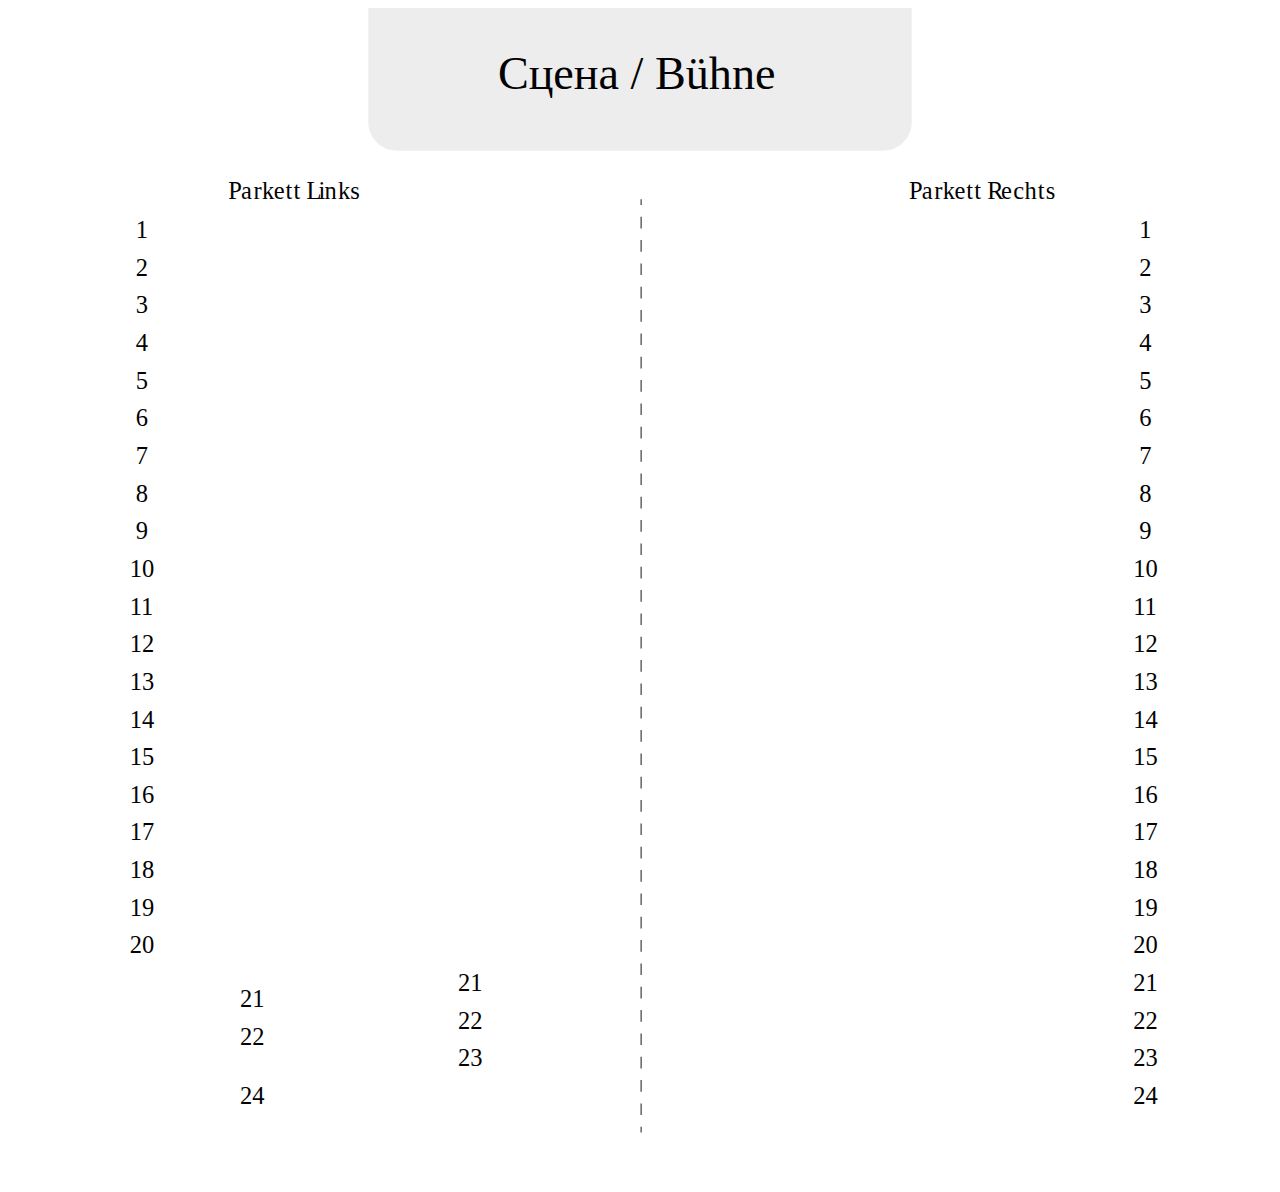
<file: testsvg.html>
<!DOCTYPE html>
<html lang="en">
<head>
    <meta charset="UTF-8">
    <meta name="viewport" content="width=device-width, initial-scale=1.0">
    <meta http-equiv="X-UA-Compatible" content="ie=edge">
    <title>Document</title>
</head>
<body>
    <img src="/images/testsvg.svg" alt="">
</body>
</html>
</file>
<file: components/css/scheme.css>
@charset "UTF-8";
* {
  box-sizing: border-box;
}

#plan_t {
  display: flex;
  flex-flow: column nowrap;
  width: 100%;
}

#plan_t tbody {
  width: 100%;
}

#plan_t tbody tr {
  display: flex;
  width: 100%;
}

#plan_t tbody tr td {
  vertical-align: top;
}

#plan_t:not(.scheme-ready) td:first-child {
  width: 100%;
  overflow: hidden;
}

#scheme_row td:first-child {
  width: 100%;
  overflow: hidden;
}

.scheme-holder,
.scheme-holder .scheme-base,
.scheme-holder .scheme-base svg {
  width: 100%;
  height: 100%;
}

#ZoomPlaceholder,
.scheme-holder {
  position: relative;
  width: 100%;
  max-width: 100%;
  overflow: hidden;
  transition: opacity .5s ease-in;
  height: 425px;
}

@media (min-width: 540px) {
  #ZoomPlaceholder,
  .scheme-holder {
    height: 650px;
  }
}

#ZoomPlaceholder.loading,
.scheme-holder.loading {
  opacity: 0;
}

#DataCopy,
.scheme-base {
  position: relative;
  height: 100%;
  cursor: -webkit-grab;
}

#DataCopy.dragging,
.scheme-base.dragging {
  cursor: -webkit-grabbing;
}

#maindata_wrapper {
  width: 270px;
  min-width: 270px;
  padding-left: 20px;
}

@media (max-width: 991px) {
  #maindata_wrapper {
    display: none;
  }
}

#MainData {
  position: relative;
  margin-bottom: 20px;
  width: 100%;
  background-size: contain !important;
}

#helper,
.helper {
  display: block;
  position: absolute;
  border: 2px solid #00398c;
  background: url("/upload/schemes/move-circle.svg") no-repeat center center;
  background-size: 38px 38px;
  cursor: -webkit-grab;
}

#helper.dragging,
.helper.dragging {
  cursor: -webkit-grabbing;
}

.tickets_group {
  display: flex;
  height: 18px;
  line-height: 18px;
}

.tickets_group:before {
  content: '';
  display: inline-block;
  width: 18px;
  height: 18px;
  margin-right: 4px;
  border-radius: 50%;
  background: url("/upload/schemes/labels.svg") 0 0/18px 342px no-repeat;
}

.tickets_group.empty_label:before {
  background: url("/upload/schemes/labels.svg") 0 0px / 18px 342px no-repeat;
}

.tickets_group.marker:before {
  background: url("/upload/schemes/labels.svg") 0 -18px / 18px 342px no-repeat, url("/upload/schemes/labels.svg") 0 0px / 18px 342px no-repeat;
}

.tickets_group.marker_label:before {
  background: url("/upload/schemes/labels.svg") 0 -18px / 18px 342px no-repeat;
}

.tickets_group.marker:before {
  background: url("/upload/schemes/labels.svg") 0 -18px / 18px 342px no-repeat, url("/upload/schemes/labels.svg") 0 -18px / 18px 342px no-repeat;
}

.tickets_group.sold_label:before {
  background: url("/upload/schemes/labels.svg") 0 -36px / 18px 342px no-repeat;
}

.tickets_group.marker:before {
  background: url("/upload/schemes/labels.svg") 0 -18px / 18px 342px no-repeat, url("/upload/schemes/labels.svg") 0 -36px / 18px 342px no-repeat;
}

.tickets_group.reserve_label:before {
  background: url("/upload/schemes/labels.svg") 0 -54px / 18px 342px no-repeat;
}

.tickets_group.marker:before {
  background: url("/upload/schemes/labels.svg") 0 -18px / 18px 342px no-repeat, url("/upload/schemes/labels.svg") 0 -54px / 18px 342px no-repeat;
}

.tickets_group.blue_label:before {
  background: url("/upload/schemes/labels.svg") 0 -72px / 18px 342px no-repeat;
}

.tickets_group.marker:before {
  background: url("/upload/schemes/labels.svg") 0 -18px / 18px 342px no-repeat, url("/upload/schemes/labels.svg") 0 -72px / 18px 342px no-repeat;
}

.tickets_group.brown_label:before {
  background: url("/upload/schemes/labels.svg") 0 -90px / 18px 342px no-repeat;
}

.tickets_group.marker:before {
  background: url("/upload/schemes/labels.svg") 0 -18px / 18px 342px no-repeat, url("/upload/schemes/labels.svg") 0 -90px / 18px 342px no-repeat;
}

.tickets_group.crimson_label:before {
  background: url("/upload/schemes/labels.svg") 0 -108px / 18px 342px no-repeat;
}

.tickets_group.marker:before {
  background: url("/upload/schemes/labels.svg") 0 -18px / 18px 342px no-repeat, url("/upload/schemes/labels.svg") 0 -108px / 18px 342px no-repeat;
}

.tickets_group.cyan_label:before {
  background: url("/upload/schemes/labels.svg") 0 -126px / 18px 342px no-repeat;
}

.tickets_group.marker:before {
  background: url("/upload/schemes/labels.svg") 0 -18px / 18px 342px no-repeat, url("/upload/schemes/labels.svg") 0 -126px / 18px 342px no-repeat;
}

.tickets_group.darkblue_label:before {
  background: url("/upload/schemes/labels.svg") 0 -144px / 18px 342px no-repeat;
}

.tickets_group.marker:before {
  background: url("/upload/schemes/labels.svg") 0 -18px / 18px 342px no-repeat, url("/upload/schemes/labels.svg") 0 -144px / 18px 342px no-repeat;
}

.tickets_group.green_label:before {
  background: url("/upload/schemes/labels.svg") 0 -162px / 18px 342px no-repeat;
}

.tickets_group.marker:before {
  background: url("/upload/schemes/labels.svg") 0 -18px / 18px 342px no-repeat, url("/upload/schemes/labels.svg") 0 -162px / 18px 342px no-repeat;
}

.tickets_group.magenta_label:before {
  background: url("/upload/schemes/labels.svg") 0 -180px / 18px 342px no-repeat;
}

.tickets_group.marker:before {
  background: url("/upload/schemes/labels.svg") 0 -18px / 18px 342px no-repeat, url("/upload/schemes/labels.svg") 0 -180px / 18px 342px no-repeat;
}

.tickets_group.orange_label:before {
  background: url("/upload/schemes/labels.svg") 0 -198px / 18px 342px no-repeat;
}

.tickets_group.marker:before {
  background: url("/upload/schemes/labels.svg") 0 -18px / 18px 342px no-repeat, url("/upload/schemes/labels.svg") 0 -198px / 18px 342px no-repeat;
}

.tickets_group.purple_label:before {
  background: url("/upload/schemes/labels.svg") 0 -216px / 18px 342px no-repeat;
}

.tickets_group.marker:before {
  background: url("/upload/schemes/labels.svg") 0 -18px / 18px 342px no-repeat, url("/upload/schemes/labels.svg") 0 -216px / 18px 342px no-repeat;
}

.tickets_group.yellow_label:before {
  background: url("/upload/schemes/labels.svg") 0 -234px / 18px 342px no-repeat;
}

.tickets_group.marker:before {
  background: url("/upload/schemes/labels.svg") 0 -18px / 18px 342px no-repeat, url("/upload/schemes/labels.svg") 0 -234px / 18px 342px no-repeat;
}

.tickets_group.lightgreen_label:before {
  background: url("/upload/schemes/labels.svg") 0 -252px / 18px 342px no-repeat;
}

.tickets_group.marker:before {
  background: url("/upload/schemes/labels.svg") 0 -18px / 18px 342px no-repeat, url("/upload/schemes/labels.svg") 0 -252px / 18px 342px no-repeat;
}

.tickets_group.cherry_label:before {
  background: url("/upload/schemes/labels.svg") 0 -270px / 18px 342px no-repeat;
}

.tickets_group.marker:before {
  background: url("/upload/schemes/labels.svg") 0 -18px / 18px 342px no-repeat, url("/upload/schemes/labels.svg") 0 -270px / 18px 342px no-repeat;
}

.tickets_group.highlight_label:before {
  background: url("/upload/schemes/labels.svg") 0 -288px / 18px 342px no-repeat;
}

.tickets_group.marker:before {
  background: url("/upload/schemes/labels.svg") 0 -18px / 18px 342px no-repeat, url("/upload/schemes/labels.svg") 0 -288px / 18px 342px no-repeat;
}

.tickets_group.salmon_label:before {
  background: url("/upload/schemes/labels.svg") 0 -306px / 18px 342px no-repeat;
}

.tickets_group.marker:before {
  background: url("/upload/schemes/labels.svg") 0 -18px / 18px 342px no-repeat, url("/upload/schemes/labels.svg") 0 -306px / 18px 342px no-repeat;
}

.tickets_group.khaki_label:before {
  background: url("/upload/schemes/labels.svg") 0 -324px / 18px 342px no-repeat;
}

.tickets_group.marker:before {
  background: url("/upload/schemes/labels.svg") 0 -18px / 18px 342px no-repeat, url("/upload/schemes/labels.svg") 0 -324px / 18px 342px no-repeat;
}

#groupbox {
  width: 100%;
  margin: 20px 0;
  color: #000;
}

#groupbox [id*="_ticket_group"] {
  flex: 0 0 50%;
  max-width: 50%;
}

#groupbox_inner {
  display: flex;
  flex-wrap: wrap;
  width: 100%;
}

#groupbox_inner .tickets_group {
  margin: 10px 0;
}

.ticket_point {
  position: relative;
  padding: 6px 20px 6px 0;
  font-size: 14px;
  line-height: 14px;
  letter-spacing: -0.2px;
}

.ticket_point p {
  margin: 0;
  line-height: 16px;
  font-size: 14px;
  font-weight: 600;
  color: #333;
}

.ticket_point .delplace_btn {
  position: absolute;
  overflow: hidden;
  top: 9px;
  right: -4px;
  padding: 4px;
  color: #ffc800;
  font-size: 0em;
  line-height: 0;
  text-indent: 0;
  cursor: pointer;
}

.ticket_point .delplace_btn:before {
  content: '×';
  font-weight: bold;
  font-size: 32px;
  line-height: 16px;
  text-indent: initial;
}

.ticket_point .delplace_btn:hover {
  color: #00398c;
}

#ticketbox {
  display: block;
  width: 100%;
  margin: 20px 0;
  padding: 0 18px;
  border: 2px solid #ededed;
  font-size: 16px;
  color: #000;
}

#ticketbox_title {
  padding: 6px 0;
  text-align: center;
  font-size: 16px;
}

#ticketbox_inner {
  position: relative;
}

#ticketbox_inner .ticket_point + .ticket_point {
  border-top: 1px solid #ededed;
}

#ticketbox_form {
  position: relative;
  margin: 12px 0;
  text-align: center;
}

#ticketbox_form b, #ticketbox_form strong {
  display: inline-block;
}

#ticketbox_form_btn {
  display: block;
  width: 100%;
  margin-bottom: 18px;
  padding: 12px 16px;
  background-color: #ffc800;
  border: 0 solid transparent;
  border-radius: 0;
  outline: none;
  user-select: none;
  white-space: nowrap;
  text-align: center;
  vertical-align: middle;
  line-height: 24px;
  font-size: 16px;
  font-weight: bold;
  text-transform: uppercase;
  text-decoration: none;
  color: #111;
  transition: background-color 0.15s ease-in-out,border-color 0.15s ease-in-out,box-shadow 0.15s ease-in-out,-webkit-box-shadow 0.15s ease-in-out;
  cursor: pointer;
}

#ticketbox_form_btn:hover, #ticketbox_form_btn:active {
  color: #111;
  background-color: #ffd333;
}

#ticketbox_form_btn:hover:before, #ticketbox_form_btn:active:before {
  border-color: #ffd333;
}

#ticketbox_form_btn:focus {
  box-shadow: 0 0 0 3px rgba(255, 200, 0, 0.5);
}

.scroll-shadow {
  position: relative;
  overflow: hidden;
}

.scroll-shadow:before, .scroll-shadow:after {
  content: '';
  display: block;
  position: absolute;
  z-index: 2;
  right: 20px;
  left: 0;
  height: 10px;
  transition: background-size .2s ease;
}

.scroll-shadow:before {
  top: 0;
  background: radial-gradient(farthest-side at 50% 0%, rgba(0, 0, 0, 0.18), transparent) 100% 0;
  background-repeat: no-repeat;
  background-size: 100% 0;
}

.scroll-shadow:after {
  bottom: 0;
  border-top-width: 1px;
  background: radial-gradient(farthest-side at 50% 100%, rgba(0, 0, 0, 0.18), transparent) 0 100%;
  background-repeat: no-repeat;
  background-size: 100% 0;
}

.scroll-shadow__scroll {
  position: relative;
  z-index: 1;
  overflow-y: scroll;
  margin-right: -20px;
  padding-right: 20px;
}

.scroll-shadow.not-start:before {
  background-size: 100% 8px;
}

.scroll-shadow.not-end:after {
  background-size: 100% 8px;
}

#DataCopy > .place, #DataCopy > .place-double {
  position: absolute;
  width: 16px;
  height: 16px;
  border-radius: 8px;
  font-family: "Trebuchet MS", "Helvetica CY", sans-serif;
  font-size: 8px;
  text-align: center;
  line-height: 16px;
  overflow: hidden;
  transition: box-shadow .1s ease;
  background: url("/upload/schemes/labels.svg") 0 0/16px 304px no-repeat;
  color: #111;
}

#DataCopy > .place.marker, #DataCopy > .marker.place-double, #DataCopy > .place.empty_label, #DataCopy > .empty_label.place-double, #DataCopy > .place.marker_label, #DataCopy > .marker_label.place-double, #DataCopy > .place.sold_label, #DataCopy > .sold_label.place-double, #DataCopy > .place.reserve_label, #DataCopy > .reserve_label.place-double {
  font-size: 0em;
  line-height: 0;
  text-indent: 0;
}

#DataCopy > .place:not(.empty_label), #DataCopy > .place-double:not(.empty_label) {
  cursor: pointer;
}

#DataCopy > .place.empty_label, #DataCopy > .empty_label.place-double {
  background: url("/upload/schemes/labels.svg") 0 0px / 16px 304px no-repeat;
}

#DataCopy > .place.empty_label.marker, #DataCopy > .empty_label.marker.place-double {
  background: url("/upload/schemes/labels.svg") 0 -16px / 16px 304px no-repeat, url("/upload/schemes/labels.svg") 0 0px / 16px 304px no-repeat;
}

#DataCopy > .place.empty_label.active, #DataCopy > .empty_label.active.place-double, #DataCopy > .place.empty_label:hover, #DataCopy > .empty_label.place-double:hover {
  box-shadow: 0 0 0 2px rgba(247, 247, 247, 0.24);
}

#DataCopy > .place.marker_label, #DataCopy > .marker_label.place-double {
  background: url("/upload/schemes/labels.svg") 0 -16px / 16px 304px no-repeat;
}

#DataCopy > .place.marker_label.marker, #DataCopy > .marker_label.marker.place-double {
  background: url("/upload/schemes/labels.svg") 0 -16px / 16px 304px no-repeat, url("/upload/schemes/labels.svg") 0 -16px / 16px 304px no-repeat;
}

#DataCopy > .place.marker_label.active, #DataCopy > .marker_label.active.place-double, #DataCopy > .place.marker_label:hover, #DataCopy > .marker_label.place-double:hover {
  box-shadow: 0 0 0 2px rgba(0, 0, 0, 0.24);
}

#DataCopy > .place.sold_label, #DataCopy > .sold_label.place-double {
  background: url("/upload/schemes/labels.svg") 0 -32px / 16px 304px no-repeat;
}

#DataCopy > .place.sold_label.marker, #DataCopy > .sold_label.marker.place-double {
  background: url("/upload/schemes/labels.svg") 0 -16px / 16px 304px no-repeat, url("/upload/schemes/labels.svg") 0 -32px / 16px 304px no-repeat;
}

#DataCopy > .place.sold_label.active, #DataCopy > .sold_label.active.place-double, #DataCopy > .place.sold_label:hover, #DataCopy > .sold_label.place-double:hover {
  box-shadow: 0 0 0 2px rgba(239, 0, 0, 0.24);
}

#DataCopy > .place.reserve_label, #DataCopy > .reserve_label.place-double {
  background: url("/upload/schemes/labels.svg") 0 -48px / 16px 304px no-repeat;
}

#DataCopy > .place.reserve_label.marker, #DataCopy > .reserve_label.marker.place-double {
  background: url("/upload/schemes/labels.svg") 0 -16px / 16px 304px no-repeat, url("/upload/schemes/labels.svg") 0 -48px / 16px 304px no-repeat;
}

#DataCopy > .place.reserve_label.active, #DataCopy > .reserve_label.active.place-double, #DataCopy > .place.reserve_label:hover, #DataCopy > .reserve_label.place-double:hover {
  box-shadow: 0 0 0 2px rgba(239, 0, 0, 0.24);
}

#DataCopy > .place.blue_label, #DataCopy > .blue_label.place-double {
  background: url("/upload/schemes/labels.svg") 0 -64px / 16px 304px no-repeat;
}

#DataCopy > .place.blue_label.marker, #DataCopy > .blue_label.marker.place-double {
  background: url("/upload/schemes/labels.svg") 0 -16px / 16px 304px no-repeat, url("/upload/schemes/labels.svg") 0 -64px / 16px 304px no-repeat;
}

#DataCopy > .place.blue_label.active, #DataCopy > .blue_label.active.place-double, #DataCopy > .place.blue_label:hover, #DataCopy > .blue_label.place-double:hover {
  box-shadow: 0 0 0 2px rgba(33, 170, 210, 0.24);
}

#DataCopy > .place.brown_label, #DataCopy > .brown_label.place-double {
  background: url("/upload/schemes/labels.svg") 0 -80px / 16px 304px no-repeat;
}

#DataCopy > .place.brown_label.marker, #DataCopy > .brown_label.marker.place-double {
  background: url("/upload/schemes/labels.svg") 0 -16px / 16px 304px no-repeat, url("/upload/schemes/labels.svg") 0 -80px / 16px 304px no-repeat;
}

#DataCopy > .place.brown_label.active, #DataCopy > .brown_label.active.place-double, #DataCopy > .place.brown_label:hover, #DataCopy > .brown_label.place-double:hover {
  box-shadow: 0 0 0 2px rgba(101, 46, 12, 0.24);
}

#DataCopy > .place.crimson_label, #DataCopy > .crimson_label.place-double {
  background: url("/upload/schemes/labels.svg") 0 -96px / 16px 304px no-repeat;
}

#DataCopy > .place.crimson_label.marker, #DataCopy > .crimson_label.marker.place-double {
  background: url("/upload/schemes/labels.svg") 0 -16px / 16px 304px no-repeat, url("/upload/schemes/labels.svg") 0 -96px / 16px 304px no-repeat;
}

#DataCopy > .place.crimson_label.active, #DataCopy > .crimson_label.active.place-double, #DataCopy > .place.crimson_label:hover, #DataCopy > .crimson_label.place-double:hover {
  box-shadow: 0 0 0 2px rgba(142, 18, 34, 0.24);
}

#DataCopy > .place.cyan_label, #DataCopy > .cyan_label.place-double {
  background: url("/upload/schemes/labels.svg") 0 -112px / 16px 304px no-repeat;
}

#DataCopy > .place.cyan_label.marker, #DataCopy > .cyan_label.marker.place-double {
  background: url("/upload/schemes/labels.svg") 0 -16px / 16px 304px no-repeat, url("/upload/schemes/labels.svg") 0 -112px / 16px 304px no-repeat;
}

#DataCopy > .place.cyan_label.active, #DataCopy > .cyan_label.active.place-double, #DataCopy > .place.cyan_label:hover, #DataCopy > .cyan_label.place-double:hover {
  box-shadow: 0 0 0 2px rgba(18, 182, 197, 0.24);
}

#DataCopy > .place.darkblue_label, #DataCopy > .darkblue_label.place-double {
  background: url("/upload/schemes/labels.svg") 0 -128px / 16px 304px no-repeat;
}

#DataCopy > .place.darkblue_label.marker, #DataCopy > .darkblue_label.marker.place-double {
  background: url("/upload/schemes/labels.svg") 0 -16px / 16px 304px no-repeat, url("/upload/schemes/labels.svg") 0 -128px / 16px 304px no-repeat;
}

#DataCopy > .place.darkblue_label.active, #DataCopy > .darkblue_label.active.place-double, #DataCopy > .place.darkblue_label:hover, #DataCopy > .darkblue_label.place-double:hover {
  box-shadow: 0 0 0 2px rgba(38, 122, 237, 0.24);
}

#DataCopy > .place.green_label, #DataCopy > .green_label.place-double {
  background: url("/upload/schemes/labels.svg") 0 -144px / 16px 304px no-repeat;
}

#DataCopy > .place.green_label.marker, #DataCopy > .green_label.marker.place-double {
  background: url("/upload/schemes/labels.svg") 0 -16px / 16px 304px no-repeat, url("/upload/schemes/labels.svg") 0 -144px / 16px 304px no-repeat;
}

#DataCopy > .place.green_label.active, #DataCopy > .green_label.active.place-double, #DataCopy > .place.green_label:hover, #DataCopy > .green_label.place-double:hover {
  box-shadow: 0 0 0 2px rgba(70, 197, 18, 0.24);
}

#DataCopy > .place.magenta_label, #DataCopy > .magenta_label.place-double {
  background: url("/upload/schemes/labels.svg") 0 -160px / 16px 304px no-repeat;
}

#DataCopy > .place.magenta_label.marker, #DataCopy > .magenta_label.marker.place-double {
  background: url("/upload/schemes/labels.svg") 0 -16px / 16px 304px no-repeat, url("/upload/schemes/labels.svg") 0 -160px / 16px 304px no-repeat;
}

#DataCopy > .place.magenta_label.active, #DataCopy > .magenta_label.active.place-double, #DataCopy > .place.magenta_label:hover, #DataCopy > .magenta_label.place-double:hover {
  box-shadow: 0 0 0 2px rgba(41, 16, 101, 0.24);
}

#DataCopy > .place.orange_label, #DataCopy > .orange_label.place-double {
  background: url("/upload/schemes/labels.svg") 0 -176px / 16px 304px no-repeat;
}

#DataCopy > .place.orange_label.marker, #DataCopy > .orange_label.marker.place-double {
  background: url("/upload/schemes/labels.svg") 0 -16px / 16px 304px no-repeat, url("/upload/schemes/labels.svg") 0 -176px / 16px 304px no-repeat;
}

#DataCopy > .place.orange_label.active, #DataCopy > .orange_label.active.place-double, #DataCopy > .place.orange_label:hover, #DataCopy > .orange_label.place-double:hover {
  box-shadow: 0 0 0 2px rgba(234, 114, 8, 0.24);
}

#DataCopy > .place.purple_label, #DataCopy > .purple_label.place-double {
  background: url("/upload/schemes/labels.svg") 0 -192px / 16px 304px no-repeat;
}

#DataCopy > .place.purple_label.marker, #DataCopy > .purple_label.marker.place-double {
  background: url("/upload/schemes/labels.svg") 0 -16px / 16px 304px no-repeat, url("/upload/schemes/labels.svg") 0 -192px / 16px 304px no-repeat;
}

#DataCopy > .place.purple_label.active, #DataCopy > .purple_label.active.place-double, #DataCopy > .place.purple_label:hover, #DataCopy > .purple_label.place-double:hover {
  box-shadow: 0 0 0 2px rgba(232, 21, 175, 0.24);
}

#DataCopy > .place.yellow_label, #DataCopy > .yellow_label.place-double {
  background: url("/upload/schemes/labels.svg") 0 -208px / 16px 304px no-repeat;
}

#DataCopy > .place.yellow_label.marker, #DataCopy > .yellow_label.marker.place-double {
  background: url("/upload/schemes/labels.svg") 0 -16px / 16px 304px no-repeat, url("/upload/schemes/labels.svg") 0 -208px / 16px 304px no-repeat;
}

#DataCopy > .place.yellow_label.active, #DataCopy > .yellow_label.active.place-double, #DataCopy > .place.yellow_label:hover, #DataCopy > .yellow_label.place-double:hover {
  box-shadow: 0 0 0 2px rgba(242, 182, 3, 0.24);
}

#DataCopy > .place.lightgreen_label, #DataCopy > .lightgreen_label.place-double {
  background: url("/upload/schemes/labels.svg") 0 -224px / 16px 304px no-repeat;
}

#DataCopy > .place.lightgreen_label.marker, #DataCopy > .lightgreen_label.marker.place-double {
  background: url("/upload/schemes/labels.svg") 0 -16px / 16px 304px no-repeat, url("/upload/schemes/labels.svg") 0 -224px / 16px 304px no-repeat;
}

#DataCopy > .place.lightgreen_label.active, #DataCopy > .lightgreen_label.active.place-double, #DataCopy > .place.lightgreen_label:hover, #DataCopy > .lightgreen_label.place-double:hover {
  box-shadow: 0 0 0 2px rgba(103, 229, 50, 0.24);
}

#DataCopy > .place.cherry_label, #DataCopy > .cherry_label.place-double {
  background: url("/upload/schemes/labels.svg") 0 -240px / 16px 304px no-repeat;
}

#DataCopy > .place.cherry_label.marker, #DataCopy > .cherry_label.marker.place-double {
  background: url("/upload/schemes/labels.svg") 0 -16px / 16px 304px no-repeat, url("/upload/schemes/labels.svg") 0 -240px / 16px 304px no-repeat;
}

#DataCopy > .place.cherry_label.active, #DataCopy > .cherry_label.active.place-double, #DataCopy > .place.cherry_label:hover, #DataCopy > .cherry_label.place-double:hover {
  box-shadow: 0 0 0 2px rgba(162, 20, 71, 0.24);
}

#DataCopy > .place.highlight_label, #DataCopy > .highlight_label.place-double {
  background: url("/upload/schemes/labels.svg") 0 -256px / 16px 304px no-repeat;
}

#DataCopy > .place.highlight_label.marker, #DataCopy > .highlight_label.marker.place-double {
  background: url("/upload/schemes/labels.svg") 0 -16px / 16px 304px no-repeat, url("/upload/schemes/labels.svg") 0 -256px / 16px 304px no-repeat;
}

#DataCopy > .place.highlight_label.active, #DataCopy > .highlight_label.active.place-double, #DataCopy > .place.highlight_label:hover, #DataCopy > .highlight_label.place-double:hover {
  box-shadow: 0 0 0 2px rgba(239, 0, 0, 0.24);
}

#DataCopy > .place.salmon_label, #DataCopy > .salmon_label.place-double {
  background: url("/upload/schemes/labels.svg") 0 -272px / 16px 304px no-repeat;
}

#DataCopy > .place.salmon_label.marker, #DataCopy > .salmon_label.marker.place-double {
  background: url("/upload/schemes/labels.svg") 0 -16px / 16px 304px no-repeat, url("/upload/schemes/labels.svg") 0 -272px / 16px 304px no-repeat;
}

#DataCopy > .place.salmon_label.active, #DataCopy > .salmon_label.active.place-double, #DataCopy > .place.salmon_label:hover, #DataCopy > .salmon_label.place-double:hover {
  box-shadow: 0 0 0 2px rgba(250, 128, 114, 0.24);
}

#DataCopy > .place.khaki_label, #DataCopy > .khaki_label.place-double {
  background: url("/upload/schemes/labels.svg") 0 -288px / 16px 304px no-repeat;
}

#DataCopy > .place.khaki_label.marker, #DataCopy > .khaki_label.marker.place-double {
  background: url("/upload/schemes/labels.svg") 0 -16px / 16px 304px no-repeat, url("/upload/schemes/labels.svg") 0 -288px / 16px 304px no-repeat;
}

#DataCopy > .place.khaki_label.active, #DataCopy > .khaki_label.active.place-double, #DataCopy > .place.khaki_label:hover, #DataCopy > .khaki_label.place-double:hover {
  box-shadow: 0 0 0 2px rgba(139, 134, 78, 0.24);
}

#DataCopy > .place.bileter, #DataCopy > .bileter.place-double {
  color: #221b40;
}

#DataCopy > .place.blue_label, #DataCopy > .blue_label.place-double {
  color: #fff;
}

#DataCopy > .place.brown_label, #DataCopy > .brown_label.place-double {
  color: #fff;
}

#DataCopy > .place.crimson_label, #DataCopy > .crimson_label.place-double {
  color: #fff;
}

#DataCopy > .place.cyan_label, #DataCopy > .cyan_label.place-double {
  color: #fff;
}

#DataCopy > .place.darkblue_label, #DataCopy > .darkblue_label.place-double {
  color: #fff;
}

#DataCopy > .place.green_label, #DataCopy > .green_label.place-double {
  color: #fff;
}

#DataCopy > .place.magenta_label, #DataCopy > .magenta_label.place-double {
  color: #fff;
}

#DataCopy > .place.orange_label, #DataCopy > .orange_label.place-double {
  color: #fff;
}

#DataCopy > .place.purple_label, #DataCopy > .purple_label.place-double {
  color: #fff;
}

#DataCopy > .place.cherry_label, #DataCopy > .cherry_label.place-double {
  color: #fff;
}

#DataCopy > .place.highlight_label, #DataCopy > .highlight_label.place-double {
  color: #fff;
}

#DataCopy > .place.salmon_label, #DataCopy > .salmon_label.place-double {
  color: #fff;
}

#DataCopy > .place.khaki_label, #DataCopy > .khaki_label.place-double {
  color: #fff;
}

#DataCopy > .place-double {
  background: url("/upload/schemes/labels-double.svg") no-repeat;
  cursor: pointer;
}

#DataCopy > .place-double.left {
  width: 28px !important;
  height: 29px !important;
  background: url("/upload/schemes/labels-double-left.svg") no-repeat !important;
}

#DataCopy > .place-double.right {
  width: 28px !important;
  height: 29px !important;
  background: url("/upload/schemes/labels-double-right.svg") no-repeat !important;
}

#DataCopy > .place-double.left.sold_label, #DataCopy > .place-double.right.sold_label {
  background-position: 0 -68px !important;
}

#DataCopy > .place-double.left.reserve_label, #DataCopy > .place-double.right.reserve_label {
  background-position: 0 -102px !important;
}

#DataCopy > .place-double.left.blue_label, #DataCopy > .place-double.right.blue_label {
  background-position: 0 -136px !important;
}

#DataCopy > .place-double.left.brown_label, #DataCopy > .place-double.right.brown_label {
  background-position: 0 -170px !important;
}

#DataCopy > .place-double.left.crimson_label, #DataCopy > .place-double.right.crimson_label {
  background-position: 0 -204px !important;
}

#DataCopy > .place-double.left.cyan_label, #DataCopy > .place-double.right.cyan_label {
  background-position: 0 -238px !important;
}

#DataCopy > .place-double.left.darkblue_label, #DataCopy > .place-double.right.darkblue_label {
  background-position: 0 -272px !important;
}

#DataCopy > .place-double.left.green_label, #DataCopy > .place-double.right.green_label {
  background-position: 0 -306px !important;
}

#DataCopy > .place-double.left.magenta_label, #DataCopy > .place-double.right.magenta_label {
  background-position: 0 -340px !important;
}

#DataCopy > .place-double.left.orange_label, #DataCopy > .place-double.right.orange_label {
  background-position: 0 -374px !important;
}

#DataCopy > .place-double.left.purple_label, #DataCopy > .place-double.right.purple_label {
  background-position: 0 -408px !important;
}

#DataCopy > .place-double.left.yellow_label, #DataCopy > .place-double.right.yellow_label {
  background-position: 0 -442px !important;
}

#DataCopy > .place-double.left.lightgreen_label, #DataCopy > .place-double.right.lightgreen_label {
  background-position: 0 -476px !important;
}

#DataCopy > .place-double.left.cherry_label, #DataCopy > .place-double.right.cherry_label {
  background-position: 0 -510px !important;
}

#DataCopy > .place-double.blue_label:hover, #DataCopy > .place-double.brown_label:hover, #DataCopy > .place-double.crimson_label:hover, #DataCopy > .place-double.cyan_label:hover, #DataCopy > .place-double.darkblue_label:hover, #DataCopy > .place-double.green_label:hover, #DataCopy > .place-double.magenta_label:hover, #DataCopy > .place-double.orange_label:hover, #DataCopy > .place-double.purple_label:hover, #DataCopy > .place-double.yellow_label:hover, #DataCopy > .place-double.lightgreen_label:hover, #DataCopy > .place-double.cherry_label:hover {
  background-position: 0 -544px !important;
}

#DataCopy > .place-double.bileter {
  height: 34px !important;
}

svg {
  display: block;
  cursor: move;
}

svg image {
  user-select: none;
}

svg .place, svg #DataCopy > .place-double,
svg .place_new,
svg .place-double {
  cursor: pointer;
}

svg .place circle, svg #DataCopy > .place-double circle,
svg .place path.place-union,
svg #DataCopy > .place-double path.place-union,
svg .place_new circle,
svg .place_new path.place-union,
svg .place-double circle,
svg .place-double path.place-union {
  transition: fill-opacity 100ms ease-in-out, stroke-width 100ms ease-in-out;
}

svg .place text, svg #DataCopy > .place-double text,
svg .place_new text,
svg .place-double text {
  font-family: "Trebuchet MS", "Helvetica CY", sans-serif;
  font-size: 8px;
  line-height: 16px;
  fill: #fff;
  text-align: center;
  dominant-baseline: central;
  alignment-baseline: central;
  text-anchor: middle;
}

svg .place text.place-text-empty, svg #DataCopy > .place-double text.place-text-empty,
svg .place_new text.place-text-empty,
svg .place-double text.place-text-empty {
  display: none;
}

svg .place.sold_label .brick, svg #DataCopy > .sold_label.place-double .brick,
svg .place_new.sold_label .brick,
svg .place-double.sold_label .brick {
  fill: #ef0000;
}

svg .place.sold_label text, svg #DataCopy > .sold_label.place-double text,
svg .place_new.sold_label text,
svg .place-double.sold_label text {
  fill-opacity: 0;
}

svg .place.reserve_label .letter-r, svg #DataCopy > .reserve_label.place-double .letter-r,
svg .place_new.reserve_label .letter-r,
svg .place-double.reserve_label .letter-r {
  fill: #ef0000;
}

svg .place.reserve_label text, svg #DataCopy > .reserve_label.place-double text,
svg .place_new.reserve_label text,
svg .place-double.reserve_label text {
  fill-opacity: 0;
}

svg .place.empty_label, svg #DataCopy > .empty_label.place-double,
svg .place_new.empty_label,
svg .place-double.empty_label {
  cursor: default;
}

svg .place.empty_label text, svg #DataCopy > .empty_label.place-double text,
svg .place_new.empty_label text,
svg .place-double.empty_label text {
  fill: #bbb;
}

svg .place:not(.empty_label), svg #DataCopy > .place-double:not(.empty_label),
svg .place_new:not(.empty_label),
svg .place-double:not(.empty_label) {
  cursor: pointer;
}

svg .place.empty_label circle.place_label, svg #DataCopy > .empty_label.place-double circle.place_label,
svg .place.empty_label path.place-union,
svg #DataCopy > .empty_label.place-double path.place-union,
svg .place_new.empty_label circle.place_label,
svg .place_new.empty_label path.place-union,
svg .place-double.empty_label circle.place_label,
svg .place-double.empty_label path.place-union {
  fill: #f7f7f7;
  stroke: #f7f7f7;
  stroke-opacity: 0.3;
  stroke-width: 0;
}


svg .place.empty_label path.place-union,
svg #DataCopy > .empty_label.place-double path.place-union,
svg .place_new.empty_label path.place-union,
svg .place-double.empty_label path.place-union {
  fill-opacity: 0.3;
}

svg .place.empty_label:not(.empty_label):not(.sold_label):not(.reserve_label):hover circle.place_label, svg #DataCopy > .empty_label.place-double:not(.empty_label):not(.sold_label):not(.reserve_label):hover circle.place_label,
svg .place_new.empty_label:not(.empty_label):not(.sold_label):not(.reserve_label):hover circle.place_label,
svg .place-double.empty_label:not(.empty_label):not(.sold_label):not(.reserve_label):hover circle.place_label {
  stroke-width: 3;
}

svg .place.empty_label:not(.empty_label):not(.sold_label):not(.reserve_label):hover path.place-union, svg #DataCopy > .empty_label.place-double:not(.empty_label):not(.sold_label):not(.reserve_label):hover path.place-union,
svg .place_new.empty_label:not(.empty_label):not(.sold_label):not(.reserve_label):hover path.place-union,
svg .place-double.empty_label:not(.empty_label):not(.sold_label):not(.reserve_label):hover path.place-union {
  stroke-width: 3;
  fill-opacity: 1;
}

svg .place.empty_label circle.addition, svg #DataCopy > .empty_label.place-double circle.addition,
svg .place_new.empty_label circle.addition,
svg .place-double.empty_label circle.addition {
  fill: #f7f7f7;
  stroke: #e9e9e9;
  stroke-width: 1.26;
  stroke-opacity: 1;
}

svg .place.empty_label.marker circle, svg #DataCopy > .empty_label.marker.place-double circle,
svg .place_new.empty_label.marker circle,
svg .place-double.empty_label.marker circle {
  opacity: 1;
}

svg .place.empty_label.marker text, svg #DataCopy > .empty_label.marker.place-double text,
svg .place_new.empty_label.marker text,
svg .place-double.empty_label.marker text {
  fill-opacity: 0;
}

svg .place.empty_label.marker path.check, svg #DataCopy > .empty_label.marker.place-double path.check,
svg .place_new.empty_label.marker path.check,
svg .place-double.empty_label.marker path.check {
  fill: #fff;
}

svg .place.marker_label circle.place_label, svg #DataCopy > .marker_label.place-double circle.place_label,
svg .place.marker_label path.place-union,
svg #DataCopy > .marker_label.place-double path.place-union,
svg .place_new.marker_label circle.place_label,
svg .place_new.marker_label path.place-union,
svg .place-double.marker_label circle.place_label,
svg .place-double.marker_label path.place-union {
  fill: #000000;
  stroke: #000000;
  stroke-opacity: 0.3;
  stroke-width: 0;
}


svg .place.marker_label path.place-union,
svg #DataCopy > .marker_label.place-double path.place-union,
svg .place_new.marker_label path.place-union,
svg .place-double.marker_label path.place-union {
  fill-opacity: 0.3;
}

svg .place.marker_label:not(.empty_label):not(.sold_label):not(.reserve_label):hover circle.place_label, svg #DataCopy > .marker_label.place-double:not(.empty_label):not(.sold_label):not(.reserve_label):hover circle.place_label,
svg .place_new.marker_label:not(.empty_label):not(.sold_label):not(.reserve_label):hover circle.place_label,
svg .place-double.marker_label:not(.empty_label):not(.sold_label):not(.reserve_label):hover circle.place_label {
  stroke-width: 3;
}

svg .place.marker_label:not(.empty_label):not(.sold_label):not(.reserve_label):hover path.place-union, svg #DataCopy > .marker_label.place-double:not(.empty_label):not(.sold_label):not(.reserve_label):hover path.place-union,
svg .place_new.marker_label:not(.empty_label):not(.sold_label):not(.reserve_label):hover path.place-union,
svg .place-double.marker_label:not(.empty_label):not(.sold_label):not(.reserve_label):hover path.place-union {
  stroke-width: 3;
  fill-opacity: 1;
}

svg .place.marker_label circle.addition, svg #DataCopy > .marker_label.place-double circle.addition,
svg .place_new.marker_label circle.addition,
svg .place-double.marker_label circle.addition {
  stroke-width: 1.26;
  stroke-opacity: 1;
}

svg .place.marker_label.marker circle, svg #DataCopy > .marker_label.marker.place-double circle,
svg .place_new.marker_label.marker circle,
svg .place-double.marker_label.marker circle {
  opacity: 1;
}

svg .place.marker_label.marker text, svg #DataCopy > .marker_label.marker.place-double text,
svg .place_new.marker_label.marker text,
svg .place-double.marker_label.marker text {
  fill-opacity: 0;
}

svg .place.marker_label.marker path.check, svg #DataCopy > .marker_label.marker.place-double path.check,
svg .place_new.marker_label.marker path.check,
svg .place-double.marker_label.marker path.check {
  fill: #fff;
}

svg .place.sold_label circle.place_label, svg #DataCopy > .sold_label.place-double circle.place_label,
svg .place.sold_label path.place-union,
svg #DataCopy > .sold_label.place-double path.place-union,
svg .place_new.sold_label circle.place_label,
svg .place_new.sold_label path.place-union,
svg .place-double.sold_label circle.place_label,
svg .place-double.sold_label path.place-union {
  fill: #ef0000;
  stroke: #ef0000;
  stroke-opacity: 0.3;
  stroke-width: 0;
}


svg .place.sold_label path.place-union,
svg #DataCopy > .sold_label.place-double path.place-union,
svg .place_new.sold_label path.place-union,
svg .place-double.sold_label path.place-union {
  fill-opacity: 0.3;
}

svg .place.sold_label:not(.empty_label):not(.sold_label):not(.reserve_label):hover circle.place_label, svg #DataCopy > .sold_label.place-double:not(.empty_label):not(.sold_label):not(.reserve_label):hover circle.place_label,
svg .place_new.sold_label:not(.empty_label):not(.sold_label):not(.reserve_label):hover circle.place_label,
svg .place-double.sold_label:not(.empty_label):not(.sold_label):not(.reserve_label):hover circle.place_label {
  stroke-width: 3;
}

svg .place.sold_label:not(.empty_label):not(.sold_label):not(.reserve_label):hover path.place-union, svg #DataCopy > .sold_label.place-double:not(.empty_label):not(.sold_label):not(.reserve_label):hover path.place-union,
svg .place_new.sold_label:not(.empty_label):not(.sold_label):not(.reserve_label):hover path.place-union,
svg .place-double.sold_label:not(.empty_label):not(.sold_label):not(.reserve_label):hover path.place-union {
  stroke-width: 3;
  fill-opacity: 1;
}

svg .place.sold_label circle.addition, svg #DataCopy > .sold_label.place-double circle.addition,
svg .place_new.sold_label circle.addition,
svg .place-double.sold_label circle.addition {
  fill: #fff;
  stroke: #ef0000;
  stroke-width: 1.26;
  stroke-opacity: 1;
}

svg .place.sold_label.marker circle, svg #DataCopy > .sold_label.marker.place-double circle,
svg .place_new.sold_label.marker circle,
svg .place-double.sold_label.marker circle {
  opacity: 1;
}

svg .place.sold_label.marker text, svg #DataCopy > .sold_label.marker.place-double text,
svg .place_new.sold_label.marker text,
svg .place-double.sold_label.marker text {
  fill-opacity: 0;
}

svg .place.sold_label.marker path.check, svg #DataCopy > .sold_label.marker.place-double path.check,
svg .place_new.sold_label.marker path.check,
svg .place-double.sold_label.marker path.check {
  fill: #fff;
}

svg .place.reserve_label circle.place_label, svg #DataCopy > .reserve_label.place-double circle.place_label,
svg .place.reserve_label path.place-union,
svg #DataCopy > .reserve_label.place-double path.place-union,
svg .place_new.reserve_label circle.place_label,
svg .place_new.reserve_label path.place-union,
svg .place-double.reserve_label circle.place_label,
svg .place-double.reserve_label path.place-union {
  fill: #ef0000;
  stroke: #ef0000;
  stroke-opacity: 0.3;
  stroke-width: 0;
}


svg .place.reserve_label path.place-union,
svg #DataCopy > .reserve_label.place-double path.place-union,
svg .place_new.reserve_label path.place-union,
svg .place-double.reserve_label path.place-union {
  fill-opacity: 0.3;
}

svg .place.reserve_label:not(.empty_label):not(.sold_label):not(.reserve_label):hover circle.place_label, svg #DataCopy > .reserve_label.place-double:not(.empty_label):not(.sold_label):not(.reserve_label):hover circle.place_label,
svg .place_new.reserve_label:not(.empty_label):not(.sold_label):not(.reserve_label):hover circle.place_label,
svg .place-double.reserve_label:not(.empty_label):not(.sold_label):not(.reserve_label):hover circle.place_label {
  stroke-width: 3;
}

svg .place.reserve_label:not(.empty_label):not(.sold_label):not(.reserve_label):hover path.place-union, svg #DataCopy > .reserve_label.place-double:not(.empty_label):not(.sold_label):not(.reserve_label):hover path.place-union,
svg .place_new.reserve_label:not(.empty_label):not(.sold_label):not(.reserve_label):hover path.place-union,
svg .place-double.reserve_label:not(.empty_label):not(.sold_label):not(.reserve_label):hover path.place-union {
  stroke-width: 3;
  fill-opacity: 1;
}

svg .place.reserve_label circle.addition, svg #DataCopy > .reserve_label.place-double circle.addition,
svg .place_new.reserve_label circle.addition,
svg .place-double.reserve_label circle.addition {
  fill: #fff;
  stroke: #ef0000;
  stroke-width: 1.26;
  stroke-opacity: 1;
}

svg .place.reserve_label.marker circle, svg #DataCopy > .reserve_label.marker.place-double circle,
svg .place_new.reserve_label.marker circle,
svg .place-double.reserve_label.marker circle {
  opacity: 1;
}

svg .place.reserve_label.marker text, svg #DataCopy > .reserve_label.marker.place-double text,
svg .place_new.reserve_label.marker text,
svg .place-double.reserve_label.marker text {
  fill-opacity: 0;
}

svg .place.reserve_label.marker path.check, svg #DataCopy > .reserve_label.marker.place-double path.check,
svg .place_new.reserve_label.marker path.check,
svg .place-double.reserve_label.marker path.check {
  fill: #fff;
}

svg .place.blue_label circle.place_label, svg #DataCopy > .blue_label.place-double circle.place_label,
svg .place.blue_label path.place-union,
svg #DataCopy > .blue_label.place-double path.place-union,
svg .place_new.blue_label circle.place_label,
svg .place_new.blue_label path.place-union,
svg .place-double.blue_label circle.place_label,
svg .place-double.blue_label path.place-union {
  fill: #21aad2;
  stroke: #21aad2;
  stroke-opacity: 0.3;
  stroke-width: 0;
}


svg .place.blue_label path.place-union,
svg #DataCopy > .blue_label.place-double path.place-union,
svg .place_new.blue_label path.place-union,
svg .place-double.blue_label path.place-union {
  fill-opacity: 0.3;
}

svg .place.blue_label:not(.empty_label):not(.sold_label):not(.reserve_label):hover circle.place_label, svg #DataCopy > .blue_label.place-double:not(.empty_label):not(.sold_label):not(.reserve_label):hover circle.place_label,
svg .place_new.blue_label:not(.empty_label):not(.sold_label):not(.reserve_label):hover circle.place_label,
svg .place-double.blue_label:not(.empty_label):not(.sold_label):not(.reserve_label):hover circle.place_label {
  stroke-width: 3;
}

svg .place.blue_label:not(.empty_label):not(.sold_label):not(.reserve_label):hover path.place-union, svg #DataCopy > .blue_label.place-double:not(.empty_label):not(.sold_label):not(.reserve_label):hover path.place-union,
svg .place_new.blue_label:not(.empty_label):not(.sold_label):not(.reserve_label):hover path.place-union,
svg .place-double.blue_label:not(.empty_label):not(.sold_label):not(.reserve_label):hover path.place-union {
  stroke-width: 3;
  fill-opacity: 1;
}

svg .place.blue_label circle.addition, svg #DataCopy > .blue_label.place-double circle.addition,
svg .place_new.blue_label circle.addition,
svg .place-double.blue_label circle.addition {
  stroke-width: 1.26;
  stroke-opacity: 1;
}

svg .place.blue_label.marker circle, svg #DataCopy > .blue_label.marker.place-double circle,
svg .place_new.blue_label.marker circle,
svg .place-double.blue_label.marker circle {
  opacity: 1;
}

svg .place.blue_label.marker text, svg #DataCopy > .blue_label.marker.place-double text,
svg .place_new.blue_label.marker text,
svg .place-double.blue_label.marker text {
  fill-opacity: 0;
}

svg .place.blue_label.marker path.check, svg #DataCopy > .blue_label.marker.place-double path.check,
svg .place_new.blue_label.marker path.check,
svg .place-double.blue_label.marker path.check {
  fill: #fff;
}

svg .place.brown_label circle.place_label, svg #DataCopy > .brown_label.place-double circle.place_label,
svg .place.brown_label path.place-union,
svg #DataCopy > .brown_label.place-double path.place-union,
svg .place_new.brown_label circle.place_label,
svg .place_new.brown_label path.place-union,
svg .place-double.brown_label circle.place_label,
svg .place-double.brown_label path.place-union {
  fill: #652e0c;
  stroke: #652e0c;
  stroke-opacity: 0.3;
  stroke-width: 0;
}


svg .place.brown_label path.place-union,
svg #DataCopy > .brown_label.place-double path.place-union,
svg .place_new.brown_label path.place-union,
svg .place-double.brown_label path.place-union {
  fill-opacity: 0.3;
}

svg .place.brown_label:not(.empty_label):not(.sold_label):not(.reserve_label):hover circle.place_label, svg #DataCopy > .brown_label.place-double:not(.empty_label):not(.sold_label):not(.reserve_label):hover circle.place_label,
svg .place_new.brown_label:not(.empty_label):not(.sold_label):not(.reserve_label):hover circle.place_label,
svg .place-double.brown_label:not(.empty_label):not(.sold_label):not(.reserve_label):hover circle.place_label {
  stroke-width: 3;
}

svg .place.brown_label:not(.empty_label):not(.sold_label):not(.reserve_label):hover path.place-union, svg #DataCopy > .brown_label.place-double:not(.empty_label):not(.sold_label):not(.reserve_label):hover path.place-union,
svg .place_new.brown_label:not(.empty_label):not(.sold_label):not(.reserve_label):hover path.place-union,
svg .place-double.brown_label:not(.empty_label):not(.sold_label):not(.reserve_label):hover path.place-union {
  stroke-width: 3;
  fill-opacity: 1;
}

svg .place.brown_label circle.addition, svg #DataCopy > .brown_label.place-double circle.addition,
svg .place_new.brown_label circle.addition,
svg .place-double.brown_label circle.addition {
  stroke-width: 1.26;
  stroke-opacity: 1;
}

svg .place.brown_label.marker circle, svg #DataCopy > .brown_label.marker.place-double circle,
svg .place_new.brown_label.marker circle,
svg .place-double.brown_label.marker circle {
  opacity: 1;
}

svg .place.brown_label.marker text, svg #DataCopy > .brown_label.marker.place-double text,
svg .place_new.brown_label.marker text,
svg .place-double.brown_label.marker text {
  fill-opacity: 0;
}

svg .place.brown_label.marker path.check, svg #DataCopy > .brown_label.marker.place-double path.check,
svg .place_new.brown_label.marker path.check,
svg .place-double.brown_label.marker path.check {
  fill: #fff;
}

svg .place.crimson_label circle.place_label, svg #DataCopy > .crimson_label.place-double circle.place_label,
svg .place.crimson_label path.place-union,
svg #DataCopy > .crimson_label.place-double path.place-union,
svg .place_new.crimson_label circle.place_label,
svg .place_new.crimson_label path.place-union,
svg .place-double.crimson_label circle.place_label,
svg .place-double.crimson_label path.place-union {
  fill: #8e1222;
  stroke: #8e1222;
  stroke-opacity: 0.3;
  stroke-width: 0;
}


svg .place.crimson_label path.place-union,
svg #DataCopy > .crimson_label.place-double path.place-union,
svg .place_new.crimson_label path.place-union,
svg .place-double.crimson_label path.place-union {
  fill-opacity: 0.3;
}

svg .place.crimson_label:not(.empty_label):not(.sold_label):not(.reserve_label):hover circle.place_label, svg #DataCopy > .crimson_label.place-double:not(.empty_label):not(.sold_label):not(.reserve_label):hover circle.place_label,
svg .place_new.crimson_label:not(.empty_label):not(.sold_label):not(.reserve_label):hover circle.place_label,
svg .place-double.crimson_label:not(.empty_label):not(.sold_label):not(.reserve_label):hover circle.place_label {
  stroke-width: 3;
}

svg .place.crimson_label:not(.empty_label):not(.sold_label):not(.reserve_label):hover path.place-union, svg #DataCopy > .crimson_label.place-double:not(.empty_label):not(.sold_label):not(.reserve_label):hover path.place-union,
svg .place_new.crimson_label:not(.empty_label):not(.sold_label):not(.reserve_label):hover path.place-union,
svg .place-double.crimson_label:not(.empty_label):not(.sold_label):not(.reserve_label):hover path.place-union {
  stroke-width: 3;
  fill-opacity: 1;
}

svg .place.crimson_label circle.addition, svg #DataCopy > .crimson_label.place-double circle.addition,
svg .place_new.crimson_label circle.addition,
svg .place-double.crimson_label circle.addition {
  stroke-width: 1.26;
  stroke-opacity: 1;
}

svg .place.crimson_label.marker circle, svg #DataCopy > .crimson_label.marker.place-double circle,
svg .place_new.crimson_label.marker circle,
svg .place-double.crimson_label.marker circle {
  opacity: 1;
}

svg .place.crimson_label.marker text, svg #DataCopy > .crimson_label.marker.place-double text,
svg .place_new.crimson_label.marker text,
svg .place-double.crimson_label.marker text {
  fill-opacity: 0;
}

svg .place.crimson_label.marker path.check, svg #DataCopy > .crimson_label.marker.place-double path.check,
svg .place_new.crimson_label.marker path.check,
svg .place-double.crimson_label.marker path.check {
  fill: #fff;
}

svg .place.cyan_label circle.place_label, svg #DataCopy > .cyan_label.place-double circle.place_label,
svg .place.cyan_label path.place-union,
svg #DataCopy > .cyan_label.place-double path.place-union,
svg .place_new.cyan_label circle.place_label,
svg .place_new.cyan_label path.place-union,
svg .place-double.cyan_label circle.place_label,
svg .place-double.cyan_label path.place-union {
  fill: #12b6c5;
  stroke: #12b6c5;
  stroke-opacity: 0.3;
  stroke-width: 0;
}


svg .place.cyan_label path.place-union,
svg #DataCopy > .cyan_label.place-double path.place-union,
svg .place_new.cyan_label path.place-union,
svg .place-double.cyan_label path.place-union {
  fill-opacity: 0.3;
}

svg .place.cyan_label:not(.empty_label):not(.sold_label):not(.reserve_label):hover circle.place_label, svg #DataCopy > .cyan_label.place-double:not(.empty_label):not(.sold_label):not(.reserve_label):hover circle.place_label,
svg .place_new.cyan_label:not(.empty_label):not(.sold_label):not(.reserve_label):hover circle.place_label,
svg .place-double.cyan_label:not(.empty_label):not(.sold_label):not(.reserve_label):hover circle.place_label {
  stroke-width: 3;
}

svg .place.cyan_label:not(.empty_label):not(.sold_label):not(.reserve_label):hover path.place-union, svg #DataCopy > .cyan_label.place-double:not(.empty_label):not(.sold_label):not(.reserve_label):hover path.place-union,
svg .place_new.cyan_label:not(.empty_label):not(.sold_label):not(.reserve_label):hover path.place-union,
svg .place-double.cyan_label:not(.empty_label):not(.sold_label):not(.reserve_label):hover path.place-union {
  stroke-width: 3;
  fill-opacity: 1;
}

svg .place.cyan_label circle.addition, svg #DataCopy > .cyan_label.place-double circle.addition,
svg .place_new.cyan_label circle.addition,
svg .place-double.cyan_label circle.addition {
  stroke-width: 1.26;
  stroke-opacity: 1;
}

svg .place.cyan_label.marker circle, svg #DataCopy > .cyan_label.marker.place-double circle,
svg .place_new.cyan_label.marker circle,
svg .place-double.cyan_label.marker circle {
  opacity: 1;
}

svg .place.cyan_label.marker text, svg #DataCopy > .cyan_label.marker.place-double text,
svg .place_new.cyan_label.marker text,
svg .place-double.cyan_label.marker text {
  fill-opacity: 0;
}

svg .place.cyan_label.marker path.check, svg #DataCopy > .cyan_label.marker.place-double path.check,
svg .place_new.cyan_label.marker path.check,
svg .place-double.cyan_label.marker path.check {
  fill: #fff;
}

svg .place.darkblue_label circle.place_label, svg #DataCopy > .darkblue_label.place-double circle.place_label,
svg .place.darkblue_label path.place-union,
svg #DataCopy > .darkblue_label.place-double path.place-union,
svg .place_new.darkblue_label circle.place_label,
svg .place_new.darkblue_label path.place-union,
svg .place-double.darkblue_label circle.place_label,
svg .place-double.darkblue_label path.place-union {
  fill: #267aed;
  stroke: #267aed;
  stroke-opacity: 0.3;
  stroke-width: 0;
}


svg .place.darkblue_label path.place-union,
svg #DataCopy > .darkblue_label.place-double path.place-union,
svg .place_new.darkblue_label path.place-union,
svg .place-double.darkblue_label path.place-union {
  fill-opacity: 0.3;
}

svg .place.darkblue_label:not(.empty_label):not(.sold_label):not(.reserve_label):hover circle.place_label, svg #DataCopy > .darkblue_label.place-double:not(.empty_label):not(.sold_label):not(.reserve_label):hover circle.place_label,
svg .place_new.darkblue_label:not(.empty_label):not(.sold_label):not(.reserve_label):hover circle.place_label,
svg .place-double.darkblue_label:not(.empty_label):not(.sold_label):not(.reserve_label):hover circle.place_label {
  stroke-width: 3;
}

svg .place.darkblue_label:not(.empty_label):not(.sold_label):not(.reserve_label):hover path.place-union, svg #DataCopy > .darkblue_label.place-double:not(.empty_label):not(.sold_label):not(.reserve_label):hover path.place-union,
svg .place_new.darkblue_label:not(.empty_label):not(.sold_label):not(.reserve_label):hover path.place-union,
svg .place-double.darkblue_label:not(.empty_label):not(.sold_label):not(.reserve_label):hover path.place-union {
  stroke-width: 3;
  fill-opacity: 1;
}

svg .place.darkblue_label circle.addition, svg #DataCopy > .darkblue_label.place-double circle.addition,
svg .place_new.darkblue_label circle.addition,
svg .place-double.darkblue_label circle.addition {
  stroke-width: 1.26;
  stroke-opacity: 1;
}

svg .place.darkblue_label.marker circle, svg #DataCopy > .darkblue_label.marker.place-double circle,
svg .place_new.darkblue_label.marker circle,
svg .place-double.darkblue_label.marker circle {
  opacity: 1;
}

svg .place.darkblue_label.marker text, svg #DataCopy > .darkblue_label.marker.place-double text,
svg .place_new.darkblue_label.marker text,
svg .place-double.darkblue_label.marker text {
  fill-opacity: 0;
}

svg .place.darkblue_label.marker path.check, svg #DataCopy > .darkblue_label.marker.place-double path.check,
svg .place_new.darkblue_label.marker path.check,
svg .place-double.darkblue_label.marker path.check {
  fill: #fff;
}

svg .place.green_label circle.place_label, svg #DataCopy > .green_label.place-double circle.place_label,
svg .place.green_label path.place-union,
svg #DataCopy > .green_label.place-double path.place-union,
svg .place_new.green_label circle.place_label,
svg .place_new.green_label path.place-union,
svg .place-double.green_label circle.place_label,
svg .place-double.green_label path.place-union {
  fill: #46c512;
  stroke: #46c512;
  stroke-opacity: 0.3;
  stroke-width: 0;
}


svg .place.green_label path.place-union,
svg #DataCopy > .green_label.place-double path.place-union,
svg .place_new.green_label path.place-union,
svg .place-double.green_label path.place-union {
  fill-opacity: 0.3;
}

svg .place.green_label:not(.empty_label):not(.sold_label):not(.reserve_label):hover circle.place_label, svg #DataCopy > .green_label.place-double:not(.empty_label):not(.sold_label):not(.reserve_label):hover circle.place_label,
svg .place_new.green_label:not(.empty_label):not(.sold_label):not(.reserve_label):hover circle.place_label,
svg .place-double.green_label:not(.empty_label):not(.sold_label):not(.reserve_label):hover circle.place_label {
  stroke-width: 3;
}

svg .place.green_label:not(.empty_label):not(.sold_label):not(.reserve_label):hover path.place-union, svg #DataCopy > .green_label.place-double:not(.empty_label):not(.sold_label):not(.reserve_label):hover path.place-union,
svg .place_new.green_label:not(.empty_label):not(.sold_label):not(.reserve_label):hover path.place-union,
svg .place-double.green_label:not(.empty_label):not(.sold_label):not(.reserve_label):hover path.place-union {
  stroke-width: 3;
  fill-opacity: 1;
}

svg .place.green_label circle.addition, svg #DataCopy > .green_label.place-double circle.addition,
svg .place_new.green_label circle.addition,
svg .place-double.green_label circle.addition {
  stroke-width: 1.26;
  stroke-opacity: 1;
}

svg .place.green_label.marker circle, svg #DataCopy > .green_label.marker.place-double circle,
svg .place_new.green_label.marker circle,
svg .place-double.green_label.marker circle {
  opacity: 1;
}

svg .place.green_label.marker text, svg #DataCopy > .green_label.marker.place-double text,
svg .place_new.green_label.marker text,
svg .place-double.green_label.marker text {
  fill-opacity: 0;
}

svg .place.green_label.marker path.check, svg #DataCopy > .green_label.marker.place-double path.check,
svg .place_new.green_label.marker path.check,
svg .place-double.green_label.marker path.check {
  fill: #fff;
}

svg .place.magenta_label circle.place_label, svg #DataCopy > .magenta_label.place-double circle.place_label,
svg .place.magenta_label path.place-union,
svg #DataCopy > .magenta_label.place-double path.place-union,
svg .place_new.magenta_label circle.place_label,
svg .place_new.magenta_label path.place-union,
svg .place-double.magenta_label circle.place_label,
svg .place-double.magenta_label path.place-union {
  fill: #291065;
  stroke: #291065;
  stroke-opacity: 0.3;
  stroke-width: 0;
}


svg .place.magenta_label path.place-union,
svg #DataCopy > .magenta_label.place-double path.place-union,
svg .place_new.magenta_label path.place-union,
svg .place-double.magenta_label path.place-union {
  fill-opacity: 0.3;
}

svg .place.magenta_label:not(.empty_label):not(.sold_label):not(.reserve_label):hover circle.place_label, svg #DataCopy > .magenta_label.place-double:not(.empty_label):not(.sold_label):not(.reserve_label):hover circle.place_label,
svg .place_new.magenta_label:not(.empty_label):not(.sold_label):not(.reserve_label):hover circle.place_label,
svg .place-double.magenta_label:not(.empty_label):not(.sold_label):not(.reserve_label):hover circle.place_label {
  stroke-width: 3;
}

svg .place.magenta_label:not(.empty_label):not(.sold_label):not(.reserve_label):hover path.place-union, svg #DataCopy > .magenta_label.place-double:not(.empty_label):not(.sold_label):not(.reserve_label):hover path.place-union,
svg .place_new.magenta_label:not(.empty_label):not(.sold_label):not(.reserve_label):hover path.place-union,
svg .place-double.magenta_label:not(.empty_label):not(.sold_label):not(.reserve_label):hover path.place-union {
  stroke-width: 3;
  fill-opacity: 1;
}

svg .place.magenta_label circle.addition, svg #DataCopy > .magenta_label.place-double circle.addition,
svg .place_new.magenta_label circle.addition,
svg .place-double.magenta_label circle.addition {
  stroke-width: 1.26;
  stroke-opacity: 1;
}

svg .place.magenta_label.marker circle, svg #DataCopy > .magenta_label.marker.place-double circle,
svg .place_new.magenta_label.marker circle,
svg .place-double.magenta_label.marker circle {
  opacity: 1;
}

svg .place.magenta_label.marker text, svg #DataCopy > .magenta_label.marker.place-double text,
svg .place_new.magenta_label.marker text,
svg .place-double.magenta_label.marker text {
  fill-opacity: 0;
}

svg .place.magenta_label.marker path.check, svg #DataCopy > .magenta_label.marker.place-double path.check,
svg .place_new.magenta_label.marker path.check,
svg .place-double.magenta_label.marker path.check {
  fill: #fff;
}

svg .place.orange_label circle.place_label, svg #DataCopy > .orange_label.place-double circle.place_label,
svg .place.orange_label path.place-union,
svg #DataCopy > .orange_label.place-double path.place-union,
svg .place_new.orange_label circle.place_label,
svg .place_new.orange_label path.place-union,
svg .place-double.orange_label circle.place_label,
svg .place-double.orange_label path.place-union {
  fill: #ea7208;
  stroke: #ea7208;
  stroke-opacity: 0.3;
  stroke-width: 0;
}


svg .place.orange_label path.place-union,
svg #DataCopy > .orange_label.place-double path.place-union,
svg .place_new.orange_label path.place-union,
svg .place-double.orange_label path.place-union {
  fill-opacity: 0.3;
}

svg .place.orange_label:not(.empty_label):not(.sold_label):not(.reserve_label):hover circle.place_label, svg #DataCopy > .orange_label.place-double:not(.empty_label):not(.sold_label):not(.reserve_label):hover circle.place_label,
svg .place_new.orange_label:not(.empty_label):not(.sold_label):not(.reserve_label):hover circle.place_label,
svg .place-double.orange_label:not(.empty_label):not(.sold_label):not(.reserve_label):hover circle.place_label {
  stroke-width: 3;
}

svg .place.orange_label:not(.empty_label):not(.sold_label):not(.reserve_label):hover path.place-union, svg #DataCopy > .orange_label.place-double:not(.empty_label):not(.sold_label):not(.reserve_label):hover path.place-union,
svg .place_new.orange_label:not(.empty_label):not(.sold_label):not(.reserve_label):hover path.place-union,
svg .place-double.orange_label:not(.empty_label):not(.sold_label):not(.reserve_label):hover path.place-union {
  stroke-width: 3;
  fill-opacity: 1;
}

svg .place.orange_label circle.addition, svg #DataCopy > .orange_label.place-double circle.addition,
svg .place_new.orange_label circle.addition,
svg .place-double.orange_label circle.addition {
  stroke-width: 1.26;
  stroke-opacity: 1;
}

svg .place.orange_label.marker circle, svg #DataCopy > .orange_label.marker.place-double circle,
svg .place_new.orange_label.marker circle,
svg .place-double.orange_label.marker circle {
  opacity: 1;
}

svg .place.orange_label.marker text, svg #DataCopy > .orange_label.marker.place-double text,
svg .place_new.orange_label.marker text,
svg .place-double.orange_label.marker text {
  fill-opacity: 0;
}

svg .place.orange_label.marker path.check, svg #DataCopy > .orange_label.marker.place-double path.check,
svg .place_new.orange_label.marker path.check,
svg .place-double.orange_label.marker path.check {
  fill: #fff;
}

svg .place.purple_label circle.place_label, svg #DataCopy > .purple_label.place-double circle.place_label,
svg .place.purple_label path.place-union,
svg #DataCopy > .purple_label.place-double path.place-union,
svg .place_new.purple_label circle.place_label,
svg .place_new.purple_label path.place-union,
svg .place-double.purple_label circle.place_label,
svg .place-double.purple_label path.place-union {
  fill: #e815af;
  stroke: #e815af;
  stroke-opacity: 0.3;
  stroke-width: 0;
}


svg .place.purple_label path.place-union,
svg #DataCopy > .purple_label.place-double path.place-union,
svg .place_new.purple_label path.place-union,
svg .place-double.purple_label path.place-union {
  fill-opacity: 0.3;
}

svg .place.purple_label:not(.empty_label):not(.sold_label):not(.reserve_label):hover circle.place_label, svg #DataCopy > .purple_label.place-double:not(.empty_label):not(.sold_label):not(.reserve_label):hover circle.place_label,
svg .place_new.purple_label:not(.empty_label):not(.sold_label):not(.reserve_label):hover circle.place_label,
svg .place-double.purple_label:not(.empty_label):not(.sold_label):not(.reserve_label):hover circle.place_label {
  stroke-width: 3;
}

svg .place.purple_label:not(.empty_label):not(.sold_label):not(.reserve_label):hover path.place-union, svg #DataCopy > .purple_label.place-double:not(.empty_label):not(.sold_label):not(.reserve_label):hover path.place-union,
svg .place_new.purple_label:not(.empty_label):not(.sold_label):not(.reserve_label):hover path.place-union,
svg .place-double.purple_label:not(.empty_label):not(.sold_label):not(.reserve_label):hover path.place-union {
  stroke-width: 3;
  fill-opacity: 1;
}

svg .place.purple_label circle.addition, svg #DataCopy > .purple_label.place-double circle.addition,
svg .place_new.purple_label circle.addition,
svg .place-double.purple_label circle.addition {
  stroke-width: 1.26;
  stroke-opacity: 1;
}

svg .place.purple_label.marker circle, svg #DataCopy > .purple_label.marker.place-double circle,
svg .place_new.purple_label.marker circle,
svg .place-double.purple_label.marker circle {
  opacity: 1;
}

svg .place.purple_label.marker text, svg #DataCopy > .purple_label.marker.place-double text,
svg .place_new.purple_label.marker text,
svg .place-double.purple_label.marker text {
  fill-opacity: 0;
}

svg .place.purple_label.marker path.check, svg #DataCopy > .purple_label.marker.place-double path.check,
svg .place_new.purple_label.marker path.check,
svg .place-double.purple_label.marker path.check {
  fill: #fff;
}

svg .place.yellow_label circle.place_label, svg #DataCopy > .yellow_label.place-double circle.place_label,
svg .place.yellow_label path.place-union,
svg #DataCopy > .yellow_label.place-double path.place-union,
svg .place_new.yellow_label circle.place_label,
svg .place_new.yellow_label path.place-union,
svg .place-double.yellow_label circle.place_label,
svg .place-double.yellow_label path.place-union {
  fill: #f2b603;
  stroke: #f2b603;
  stroke-opacity: 0.3;
  stroke-width: 0;
}


svg .place.yellow_label path.place-union,
svg #DataCopy > .yellow_label.place-double path.place-union,
svg .place_new.yellow_label path.place-union,
svg .place-double.yellow_label path.place-union {
  fill-opacity: 0.3;
}

svg .place.yellow_label:not(.empty_label):not(.sold_label):not(.reserve_label):hover circle.place_label, svg #DataCopy > .yellow_label.place-double:not(.empty_label):not(.sold_label):not(.reserve_label):hover circle.place_label,
svg .place_new.yellow_label:not(.empty_label):not(.sold_label):not(.reserve_label):hover circle.place_label,
svg .place-double.yellow_label:not(.empty_label):not(.sold_label):not(.reserve_label):hover circle.place_label {
  stroke-width: 3;
}

svg .place.yellow_label:not(.empty_label):not(.sold_label):not(.reserve_label):hover path.place-union, svg #DataCopy > .yellow_label.place-double:not(.empty_label):not(.sold_label):not(.reserve_label):hover path.place-union,
svg .place_new.yellow_label:not(.empty_label):not(.sold_label):not(.reserve_label):hover path.place-union,
svg .place-double.yellow_label:not(.empty_label):not(.sold_label):not(.reserve_label):hover path.place-union {
  stroke-width: 3;
  fill-opacity: 1;
}

svg .place.yellow_label circle.addition, svg #DataCopy > .yellow_label.place-double circle.addition,
svg .place_new.yellow_label circle.addition,
svg .place-double.yellow_label circle.addition {
  stroke-width: 1.26;
  stroke-opacity: 1;
}

svg .place.yellow_label.marker circle, svg #DataCopy > .yellow_label.marker.place-double circle,
svg .place_new.yellow_label.marker circle,
svg .place-double.yellow_label.marker circle {
  opacity: 1;
}

svg .place.yellow_label.marker text, svg #DataCopy > .yellow_label.marker.place-double text,
svg .place_new.yellow_label.marker text,
svg .place-double.yellow_label.marker text {
  fill-opacity: 0;
}

svg .place.yellow_label.marker path.check, svg #DataCopy > .yellow_label.marker.place-double path.check,
svg .place_new.yellow_label.marker path.check,
svg .place-double.yellow_label.marker path.check {
  fill: #fff;
}

svg .place.lightgreen_label circle.place_label, svg #DataCopy > .lightgreen_label.place-double circle.place_label,
svg .place.lightgreen_label path.place-union,
svg #DataCopy > .lightgreen_label.place-double path.place-union,
svg .place_new.lightgreen_label circle.place_label,
svg .place_new.lightgreen_label path.place-union,
svg .place-double.lightgreen_label circle.place_label,
svg .place-double.lightgreen_label path.place-union {
  fill: #67e532;
  stroke: #67e532;
  stroke-opacity: 0.3;
  stroke-width: 0;
}


svg .place.lightgreen_label path.place-union,
svg #DataCopy > .lightgreen_label.place-double path.place-union,
svg .place_new.lightgreen_label path.place-union,
svg .place-double.lightgreen_label path.place-union {
  fill-opacity: 0.3;
}

svg .place.lightgreen_label:not(.empty_label):not(.sold_label):not(.reserve_label):hover circle.place_label, svg #DataCopy > .lightgreen_label.place-double:not(.empty_label):not(.sold_label):not(.reserve_label):hover circle.place_label,
svg .place_new.lightgreen_label:not(.empty_label):not(.sold_label):not(.reserve_label):hover circle.place_label,
svg .place-double.lightgreen_label:not(.empty_label):not(.sold_label):not(.reserve_label):hover circle.place_label {
  stroke-width: 3;
}

svg .place.lightgreen_label:not(.empty_label):not(.sold_label):not(.reserve_label):hover path.place-union, svg #DataCopy > .lightgreen_label.place-double:not(.empty_label):not(.sold_label):not(.reserve_label):hover path.place-union,
svg .place_new.lightgreen_label:not(.empty_label):not(.sold_label):not(.reserve_label):hover path.place-union,
svg .place-double.lightgreen_label:not(.empty_label):not(.sold_label):not(.reserve_label):hover path.place-union {
  stroke-width: 3;
  fill-opacity: 1;
}

svg .place.lightgreen_label circle.addition, svg #DataCopy > .lightgreen_label.place-double circle.addition,
svg .place_new.lightgreen_label circle.addition,
svg .place-double.lightgreen_label circle.addition {
  stroke-width: 1.26;
  stroke-opacity: 1;
}

svg .place.lightgreen_label.marker circle, svg #DataCopy > .lightgreen_label.marker.place-double circle,
svg .place_new.lightgreen_label.marker circle,
svg .place-double.lightgreen_label.marker circle {
  opacity: 1;
}

svg .place.lightgreen_label.marker text, svg #DataCopy > .lightgreen_label.marker.place-double text,
svg .place_new.lightgreen_label.marker text,
svg .place-double.lightgreen_label.marker text {
  fill-opacity: 0;
}

svg .place.lightgreen_label.marker path.check, svg #DataCopy > .lightgreen_label.marker.place-double path.check,
svg .place_new.lightgreen_label.marker path.check,
svg .place-double.lightgreen_label.marker path.check {
  fill: #fff;
}

svg .place.cherry_label circle.place_label, svg #DataCopy > .cherry_label.place-double circle.place_label,
svg .place.cherry_label path.place-union,
svg #DataCopy > .cherry_label.place-double path.place-union,
svg .place_new.cherry_label circle.place_label,
svg .place_new.cherry_label path.place-union,
svg .place-double.cherry_label circle.place_label,
svg .place-double.cherry_label path.place-union {
  fill: #a21447;
  stroke: #a21447;
  stroke-opacity: 0.3;
  stroke-width: 0;
}


svg .place.cherry_label path.place-union,
svg #DataCopy > .cherry_label.place-double path.place-union,
svg .place_new.cherry_label path.place-union,
svg .place-double.cherry_label path.place-union {
  fill-opacity: 0.3;
}

svg .place.cherry_label:not(.empty_label):not(.sold_label):not(.reserve_label):hover circle.place_label, svg #DataCopy > .cherry_label.place-double:not(.empty_label):not(.sold_label):not(.reserve_label):hover circle.place_label,
svg .place_new.cherry_label:not(.empty_label):not(.sold_label):not(.reserve_label):hover circle.place_label,
svg .place-double.cherry_label:not(.empty_label):not(.sold_label):not(.reserve_label):hover circle.place_label {
  stroke-width: 3;
}

svg .place.cherry_label:not(.empty_label):not(.sold_label):not(.reserve_label):hover path.place-union, svg #DataCopy > .cherry_label.place-double:not(.empty_label):not(.sold_label):not(.reserve_label):hover path.place-union,
svg .place_new.cherry_label:not(.empty_label):not(.sold_label):not(.reserve_label):hover path.place-union,
svg .place-double.cherry_label:not(.empty_label):not(.sold_label):not(.reserve_label):hover path.place-union {
  stroke-width: 3;
  fill-opacity: 1;
}

svg .place.cherry_label circle.addition, svg #DataCopy > .cherry_label.place-double circle.addition,
svg .place_new.cherry_label circle.addition,
svg .place-double.cherry_label circle.addition {
  stroke-width: 1.26;
  stroke-opacity: 1;
}

svg .place.cherry_label.marker circle, svg #DataCopy > .cherry_label.marker.place-double circle,
svg .place_new.cherry_label.marker circle,
svg .place-double.cherry_label.marker circle {
  opacity: 1;
}

svg .place.cherry_label.marker text, svg #DataCopy > .cherry_label.marker.place-double text,
svg .place_new.cherry_label.marker text,
svg .place-double.cherry_label.marker text {
  fill-opacity: 0;
}

svg .place.cherry_label.marker path.check, svg #DataCopy > .cherry_label.marker.place-double path.check,
svg .place_new.cherry_label.marker path.check,
svg .place-double.cherry_label.marker path.check {
  fill: #fff;
}

svg .place.highlight_label circle.place_label, svg #DataCopy > .highlight_label.place-double circle.place_label,
svg .place.highlight_label path.place-union,
svg #DataCopy > .highlight_label.place-double path.place-union,
svg .place_new.highlight_label circle.place_label,
svg .place_new.highlight_label path.place-union,
svg .place-double.highlight_label circle.place_label,
svg .place-double.highlight_label path.place-union {
  fill: #ef0000;
  stroke: #ef0000;
  stroke-opacity: 0.3;
  stroke-width: 0;
}


svg .place.highlight_label path.place-union,
svg #DataCopy > .highlight_label.place-double path.place-union,
svg .place_new.highlight_label path.place-union,
svg .place-double.highlight_label path.place-union {
  fill-opacity: 0.3;
}

svg .place.highlight_label:not(.empty_label):not(.sold_label):not(.reserve_label):hover circle.place_label, svg #DataCopy > .highlight_label.place-double:not(.empty_label):not(.sold_label):not(.reserve_label):hover circle.place_label,
svg .place_new.highlight_label:not(.empty_label):not(.sold_label):not(.reserve_label):hover circle.place_label,
svg .place-double.highlight_label:not(.empty_label):not(.sold_label):not(.reserve_label):hover circle.place_label {
  stroke-width: 3;
}

svg .place.highlight_label:not(.empty_label):not(.sold_label):not(.reserve_label):hover path.place-union, svg #DataCopy > .highlight_label.place-double:not(.empty_label):not(.sold_label):not(.reserve_label):hover path.place-union,
svg .place_new.highlight_label:not(.empty_label):not(.sold_label):not(.reserve_label):hover path.place-union,
svg .place-double.highlight_label:not(.empty_label):not(.sold_label):not(.reserve_label):hover path.place-union {
  stroke-width: 3;
  fill-opacity: 1;
}

svg .place.highlight_label circle.addition, svg #DataCopy > .highlight_label.place-double circle.addition,
svg .place_new.highlight_label circle.addition,
svg .place-double.highlight_label circle.addition {
  stroke-width: 1.26;
  stroke-opacity: 1;
}

svg .place.highlight_label.marker circle, svg #DataCopy > .highlight_label.marker.place-double circle,
svg .place_new.highlight_label.marker circle,
svg .place-double.highlight_label.marker circle {
  opacity: 1;
}

svg .place.highlight_label.marker text, svg #DataCopy > .highlight_label.marker.place-double text,
svg .place_new.highlight_label.marker text,
svg .place-double.highlight_label.marker text {
  fill-opacity: 0;
}

svg .place.highlight_label.marker path.check, svg #DataCopy > .highlight_label.marker.place-double path.check,
svg .place_new.highlight_label.marker path.check,
svg .place-double.highlight_label.marker path.check {
  fill: #fff;
}

svg .place.salmon_label circle.place_label, svg #DataCopy > .salmon_label.place-double circle.place_label,
svg .place.salmon_label path.place-union,
svg #DataCopy > .salmon_label.place-double path.place-union,
svg .place_new.salmon_label circle.place_label,
svg .place_new.salmon_label path.place-union,
svg .place-double.salmon_label circle.place_label,
svg .place-double.salmon_label path.place-union {
  fill: #fa8072;
  stroke: #fa8072;
  stroke-opacity: 0.3;
  stroke-width: 0;
}


svg .place.salmon_label path.place-union,
svg #DataCopy > .salmon_label.place-double path.place-union,
svg .place_new.salmon_label path.place-union,
svg .place-double.salmon_label path.place-union {
  fill-opacity: 0.3;
}

svg .place.salmon_label:not(.empty_label):not(.sold_label):not(.reserve_label):hover circle.place_label, svg #DataCopy > .salmon_label.place-double:not(.empty_label):not(.sold_label):not(.reserve_label):hover circle.place_label,
svg .place_new.salmon_label:not(.empty_label):not(.sold_label):not(.reserve_label):hover circle.place_label,
svg .place-double.salmon_label:not(.empty_label):not(.sold_label):not(.reserve_label):hover circle.place_label {
  stroke-width: 3;
}

svg .place.salmon_label:not(.empty_label):not(.sold_label):not(.reserve_label):hover path.place-union, svg #DataCopy > .salmon_label.place-double:not(.empty_label):not(.sold_label):not(.reserve_label):hover path.place-union,
svg .place_new.salmon_label:not(.empty_label):not(.sold_label):not(.reserve_label):hover path.place-union,
svg .place-double.salmon_label:not(.empty_label):not(.sold_label):not(.reserve_label):hover path.place-union {
  stroke-width: 3;
  fill-opacity: 1;
}

svg .place.salmon_label circle.addition, svg #DataCopy > .salmon_label.place-double circle.addition,
svg .place_new.salmon_label circle.addition,
svg .place-double.salmon_label circle.addition {
  stroke-width: 1.26;
  stroke-opacity: 1;
}

svg .place.salmon_label.marker circle, svg #DataCopy > .salmon_label.marker.place-double circle,
svg .place_new.salmon_label.marker circle,
svg .place-double.salmon_label.marker circle {
  opacity: 1;
}

svg .place.salmon_label.marker text, svg #DataCopy > .salmon_label.marker.place-double text,
svg .place_new.salmon_label.marker text,
svg .place-double.salmon_label.marker text {
  fill-opacity: 0;
}

svg .place.salmon_label.marker path.check, svg #DataCopy > .salmon_label.marker.place-double path.check,
svg .place_new.salmon_label.marker path.check,
svg .place-double.salmon_label.marker path.check {
  fill: #fff;
}

svg .place.khaki_label circle.place_label, svg #DataCopy > .khaki_label.place-double circle.place_label,
svg .place.khaki_label path.place-union,
svg #DataCopy > .khaki_label.place-double path.place-union,
svg .place_new.khaki_label circle.place_label,
svg .place_new.khaki_label path.place-union,
svg .place-double.khaki_label circle.place_label,
svg .place-double.khaki_label path.place-union {
  fill: #8b864e;
  stroke: #8b864e;
  stroke-opacity: 0.3;
  stroke-width: 0;
}


svg .place.khaki_label path.place-union,
svg #DataCopy > .khaki_label.place-double path.place-union,
svg .place_new.khaki_label path.place-union,
svg .place-double.khaki_label path.place-union {
  fill-opacity: 0.3;
}

svg .place.khaki_label:not(.empty_label):not(.sold_label):not(.reserve_label):hover circle.place_label, svg #DataCopy > .khaki_label.place-double:not(.empty_label):not(.sold_label):not(.reserve_label):hover circle.place_label,
svg .place_new.khaki_label:not(.empty_label):not(.sold_label):not(.reserve_label):hover circle.place_label,
svg .place-double.khaki_label:not(.empty_label):not(.sold_label):not(.reserve_label):hover circle.place_label {
  stroke-width: 3;
}

svg .place.khaki_label:not(.empty_label):not(.sold_label):not(.reserve_label):hover path.place-union, svg #DataCopy > .khaki_label.place-double:not(.empty_label):not(.sold_label):not(.reserve_label):hover path.place-union,
svg .place_new.khaki_label:not(.empty_label):not(.sold_label):not(.reserve_label):hover path.place-union,
svg .place-double.khaki_label:not(.empty_label):not(.sold_label):not(.reserve_label):hover path.place-union {
  stroke-width: 3;
  fill-opacity: 1;
}

svg .place.khaki_label circle.addition, svg #DataCopy > .khaki_label.place-double circle.addition,
svg .place_new.khaki_label circle.addition,
svg .place-double.khaki_label circle.addition {
  stroke-width: 1.26;
  stroke-opacity: 1;
}

svg .place.khaki_label.marker circle, svg #DataCopy > .khaki_label.marker.place-double circle,
svg .place_new.khaki_label.marker circle,
svg .place-double.khaki_label.marker circle {
  opacity: 1;
}

svg .place.khaki_label.marker text, svg #DataCopy > .khaki_label.marker.place-double text,
svg .place_new.khaki_label.marker text,
svg .place-double.khaki_label.marker text {
  fill-opacity: 0;
}

svg .place.khaki_label.marker path.check, svg #DataCopy > .khaki_label.marker.place-double path.check,
svg .place_new.khaki_label.marker path.check,
svg .place-double.khaki_label.marker path.check {
  fill: #fff;
}

svg .place_new text {
  font-size: 6px;
  line-height: 8px;
}

svg .place-double:hover circle.place_label {
  stroke-width: 0 !important;
}

@keyframes pulsate {
  0%, 100% {
    opacity: 1;
  }
  50% {
    opacity: .5;
  }
}

.popover {
  position: absolute;
  top: 0;
  left: 0;
  z-index: 1060;
  display: block;
  max-width: 276px;
  padding: 0;
  font-family: -apple-system,BlinkMacSystemFont,"Segoe UI",Roboto,"Helvetica Neue",Arial,sans-serif,"Apple Color Emoji","Segoe UI Emoji","Segoe UI Symbol";
  font-style: normal;
  font-weight: normal;
  line-height: 1.5;
  text-align: left;
  text-align: start;
  text-decoration: none;
  text-shadow: none;
  text-transform: none;
  letter-spacing: normal;
  word-break: normal;
  word-spacing: normal;
  white-space: normal;
  line-break: auto;
  font-size: .875rem;
  word-wrap: break-word;
  background-color: #fff;
  background-clip: padding-box;
  border: 0 solid rgba(0, 0, 0, 0.2);
  border-radius: 0;
}

.popover {
  max-width: 320px;
  box-shadow: 0 4px 40px 0 rgba(0, 0, 0, 0.18);
}

.popover-content {
  display: none;
}

.popover .popover-content {
  display: block;
}

.popover-body {
  padding: 14px 20px;
  color: #666;
}

.popover .arrow {
  position: absolute;
  display: block;
  width: 0;
  height: 0;
  border-right: 8px solid transparent;
  border-top: 8px solid #fff;
  border-left: 8px solid transparent;
  transform: translateY(100%);
}

.popover.bs-popover-top .arrow,
.popover.bs-popover-auto[x-placement^="top"] .arrow {
  bottom: 0;
}

.popover .close {
  display: none;
  position: absolute;
  top: 14px;
  right: 20px;
  font-size: 24px;
  line-height: 18px;
  color: #ffc800;
  cursor: pointer;
}

.popover-scheme {
  display: table;
  margin-bottom: 0;
}

.popover-scheme p {
  display: table-row;
  min-width: 120px;
  margin-bottom: 0;
  padding: 4px 0;
  font-size: 14px;
}

.popover-scheme p b {
  display: table-cell;
  padding-right: 10px;
  white-space: nowrap;
}

.popover-scheme .arrow {
  border-right: 8px solid transparent;
  border-top: 8px solid #fff;
  border-left: 8px solid transparent;
  transform: translateY(100%);
}

.popover-scheme.pgroups-activated .pgroups {
  display: table;
}

.popover-scheme.pgroups-activated .close {
  display: block;
}

.pgroups {
  display: none;
  color: #111;
  font-family: Verdana, "Geneva CY", "DejaVu Sans", sans-serif;
  font-size: 14px;
  padding: 0 12px;
  border: 2px solid #ededed;
}

.pgroups-title {
  margin-bottom: 10px;
}

.pgroups p {
  display: flex;
  flex-wrap: nowrap;
  min-width: 120px;
  margin: 0 -12px;
  padding: 6px 12px;
  font-size: 14px;
  white-space: nowrap;
  cursor: pointer;
}

.pgroups p span {
  margin-left: auto;
  padding-left: 12px;
}

.pgroups p.active, .pgroups p:hover {
  background-color: #ffc800;
}

.pgroups p + p {
  border-top: 1px solid #ededed;
}

.stehplatz-btn {
  display: inline-block;
  width: 24px;
  height: 24px;
  line-height: 22px;
  text-align: center;
  font-size: 1.8em;
  font-weight: bold;
  color: #ffc800;
  vertical-align: middle;
  text-decoration: none;
  border-radius: 3px;
  overflow: hidden;
}

.stehplatz-btn:hover {
  color: #00398c;
}

.stehplatz_num {
  display: inline-block;
  min-width: 50px;
  height: 24px;
  line-height: 24px;
  font-size: 18px;
  text-align: center;
}

.buttons-stehplatz {
  margin: 0 -18px !important;
  padding: 6px 18px;
  border-bottom: 2px solid #ededed;
}

.buttons-stehplatz .cat-itm {
  position: relative;
  padding: 6px 0;
  line-height: 16px;
}

.buttons-stehplatz .cat-itm .catname {
  margin: 0;
  line-height: 16px;
  font-size: 14px;
  font-weight: 600;
  color: #333;
}

.buttons-stehplatz .cat-itm .actions {
  display: flex;
  align-items: center;
}

.buttons-stehplatz .cat-itm .actions .catprice {
  flex: 1 0 auto;
  font-size: 16px;
  margin-right: auto;
}

.buttons-stehplatz .cat-itm .actions .counter {
  display: flex;
  width: 80px;
}

.buttons-stehplatz .cat-itm .actions .counter .stehplatz-btn {
  display: block;
  width: 25%;
  height: 25%;
}

.buttons-stehplatz .cat-itm .actions .counter .stehplatz_num {
  display: block;
  min-width: 50%;
  height: 24px;
  line-height: 24px;
}

.buttons-stehplatz .cat-itm + .cat-itm {
  border-top: 1px solid #ededed;
}

.stehplatz {
  position: absolute;
}

p.sthpltz {
  vertical-align: middle;
  line-height: 25px;
}

.scheme-wrapper,
.minimap-wrapper {
  display: block;
  width: 100%;
  max-width: 100%;
  border: 2px solid #ededed;
}

.minimap-wrapper {
  margin-bottom: 20px;
}

.minimap-wrapper #MainData {
  margin-bottom: 0;
}

.scheme-control {
  padding: 12px 18px;
  line-height: 24px;
  display: flex;
  flex-flow: row nowrap;
  width: 100%;
  border-width: 0;
  border-style: solid;
  border-color: #ededed;
}

.scheme-wrapper .scheme-control {
  border-bottom-width: 2px;
}

.minimap-wrapper .scheme-control {
  border-top-width: 2px;
}

.scheme-control__label {
  flex: 0 0 auto;
  margin-right: auto;
}

.scale-control__status {
  flex: 0 0 auto;
  width: 60px;
  text-align: center;
}

.scale-control__btn {
  line-height: 0.8em;
  color: #ffc800;
  font-size: 1.8em;
  text-align: center;
  font-weight: bold;
  cursor: pointer;
  -webkit-user-select: none;
  -webkit-user-drag: none;
}

.scale-control__btn:hover {
  color: #00398c;
}

.scale-control__btn.disabled {
  color: #ededed;
}

.scheme-holder .scale-control {
  position: absolute;
  top: 20px;
  right: 20px;
  width: auto;
  border-width: 0;
  background: #fff;
  box-shadow: 0 0 12px 0 rgba(0, 0, 0, 0.12);
}

.scheme-holder .scale-control .scheme-control__label {
  display: none;
}

.scroll-shadow {
  position: relative;
}

.scroll-shadow:before, .scroll-shadow:after {
  content: '';
  display: block;
  position: absolute;
  z-index: 2;
  right: 0;
  left: 0;
  height: 10px;
  transition: background-size .2s ease;
}

.scroll-shadow:before {
  top: 0;
  background: radial-gradient(farthest-side at 50% 0%, rgba(0, 0, 0, 0.18), transparent) 100% 0;
  background-repeat: no-repeat;
  background-size: 100% 0;
}

.scroll-shadow:after {
  bottom: 0;
  border-top-width: 1px;
  background: radial-gradient(farthest-side at 50% 100%, rgba(0, 0, 0, 0.18), transparent) 0 100%;
  background-repeat: no-repeat;
  background-size: 100% 0;
}

.scroll-shadow__outer {
  position: relative;
  overflow: hidden;
}

.scroll-shadow__scroller {
  position: absolute;
  z-index: 1;
  left: 0;
  overflow-x: hidden;
  overflow-y: scroll;
}

.scroll-shadow__scroller ::-webkit-scrollbar {
  display: none;
}

.scroll-shadow__target {
  border-top-width: 0 !important;
  border-bottom-width: 0 !important;
}

.scroll-shadow__scrollbar {
  position: absolute;
  top: 0;
  right: 0;
  bottom: 0;
  display: block;
  width: 2px;
}

.scroll-shadow__scrollbar .bar {
  position: absolute;
  right: 0;
  display: block;
  width: 2px;
  background: theme-color(primary);
}

.scroll-shadow.not-start:before {
  background-size: 100% 8px;
}

.scroll-shadow.not-end:after {
  background-size: 100% 8px;
}
</file>
